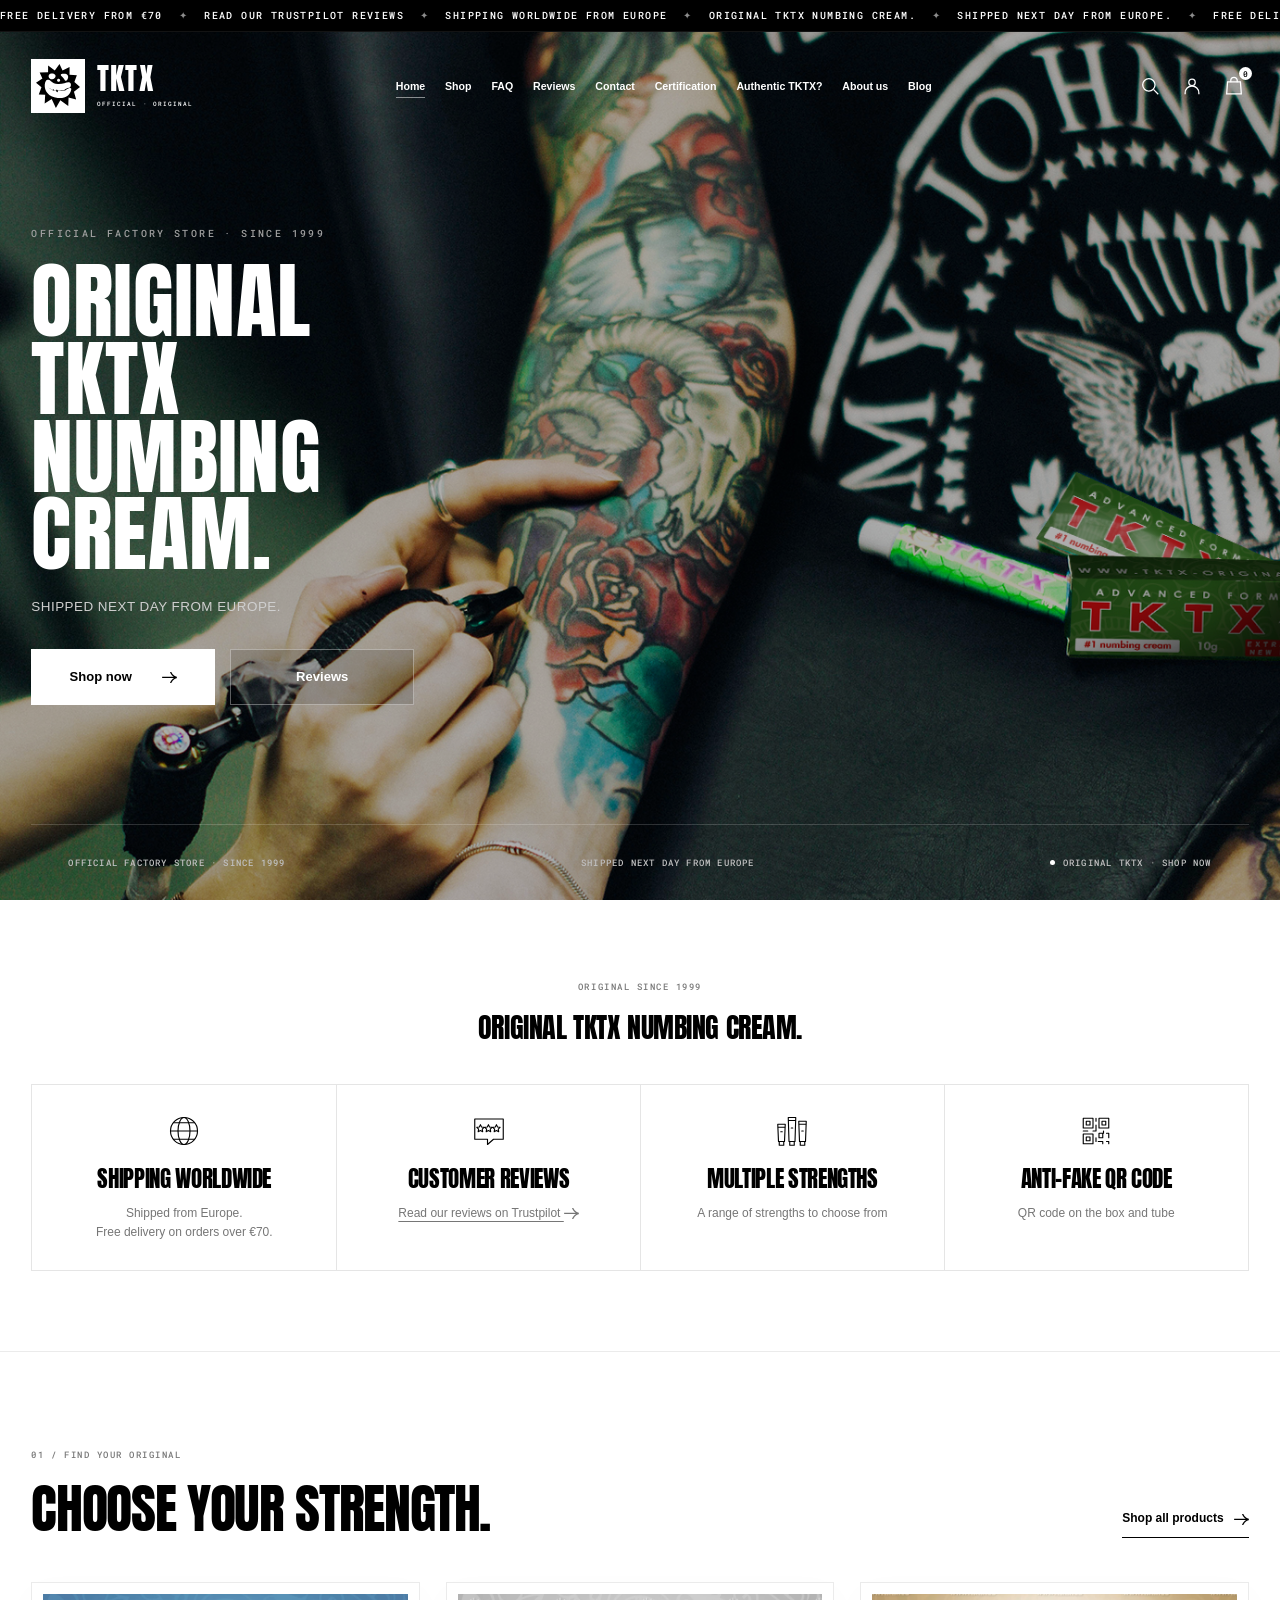
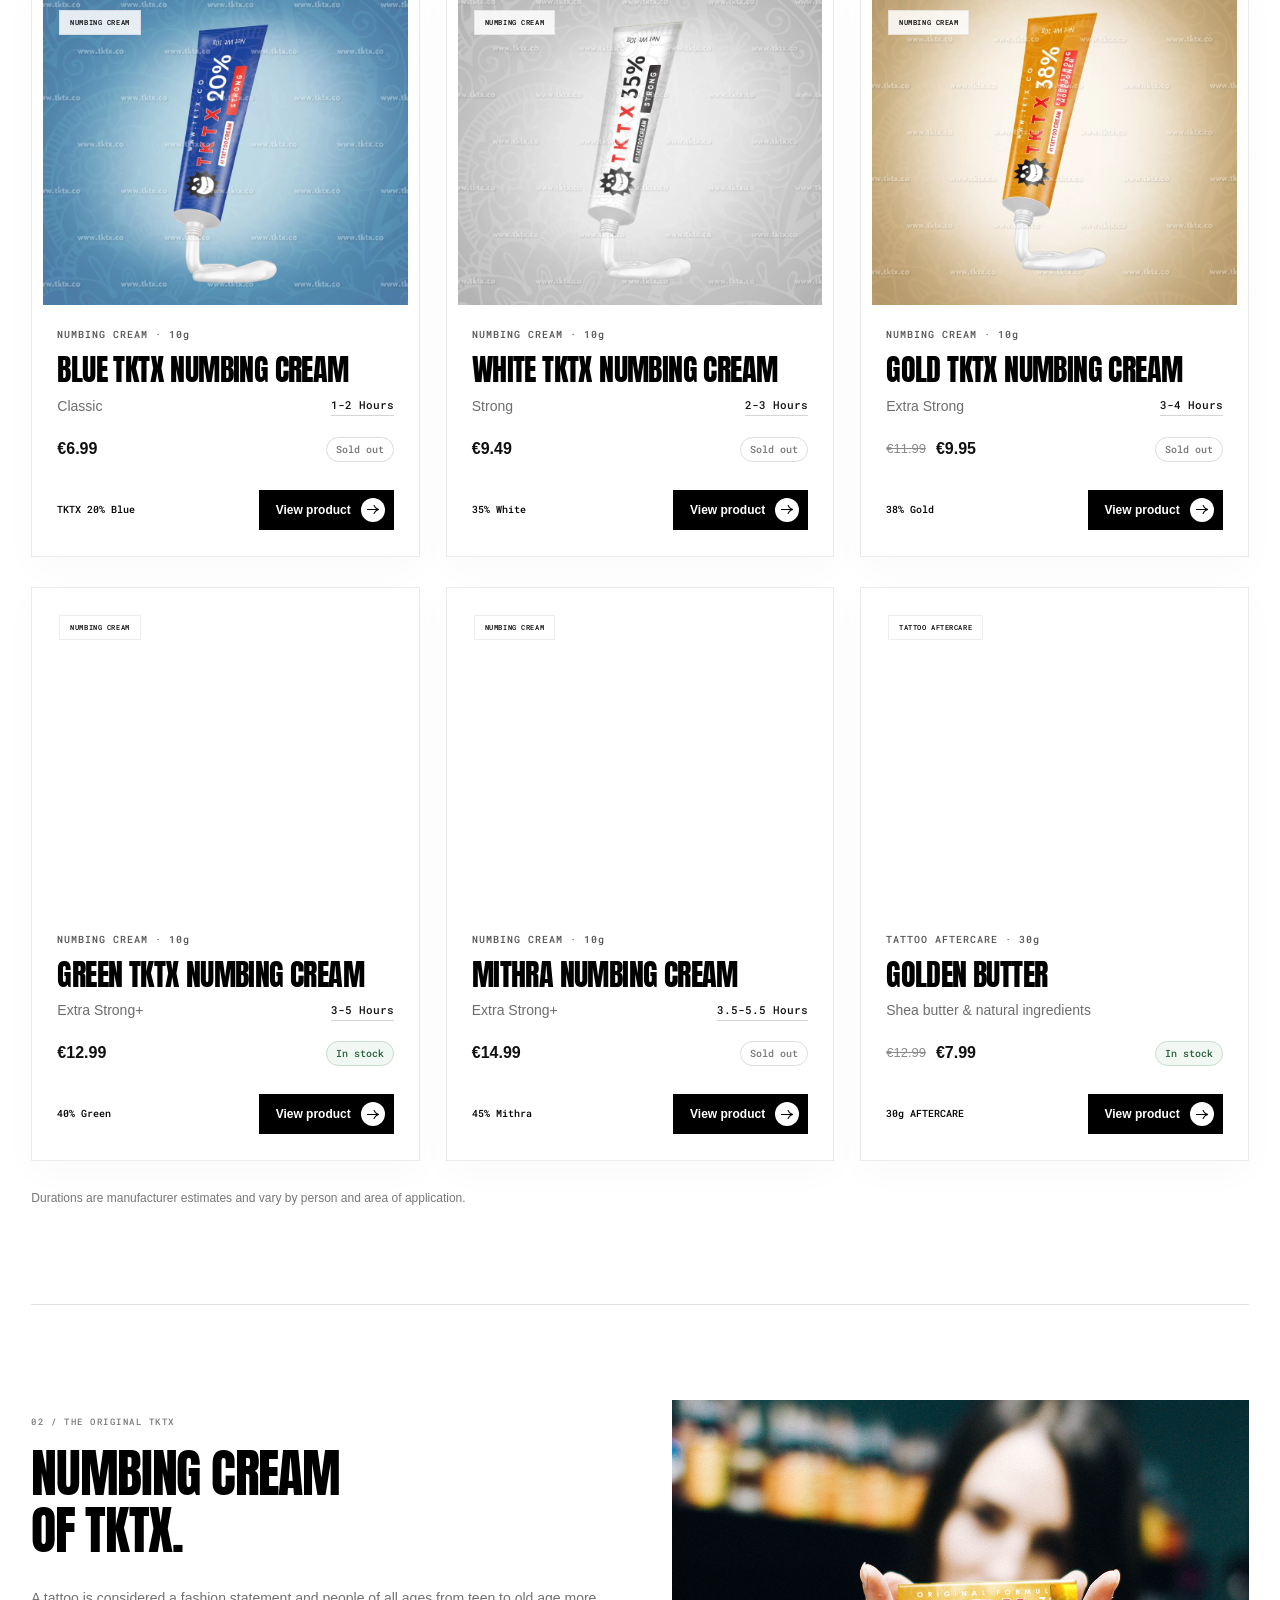
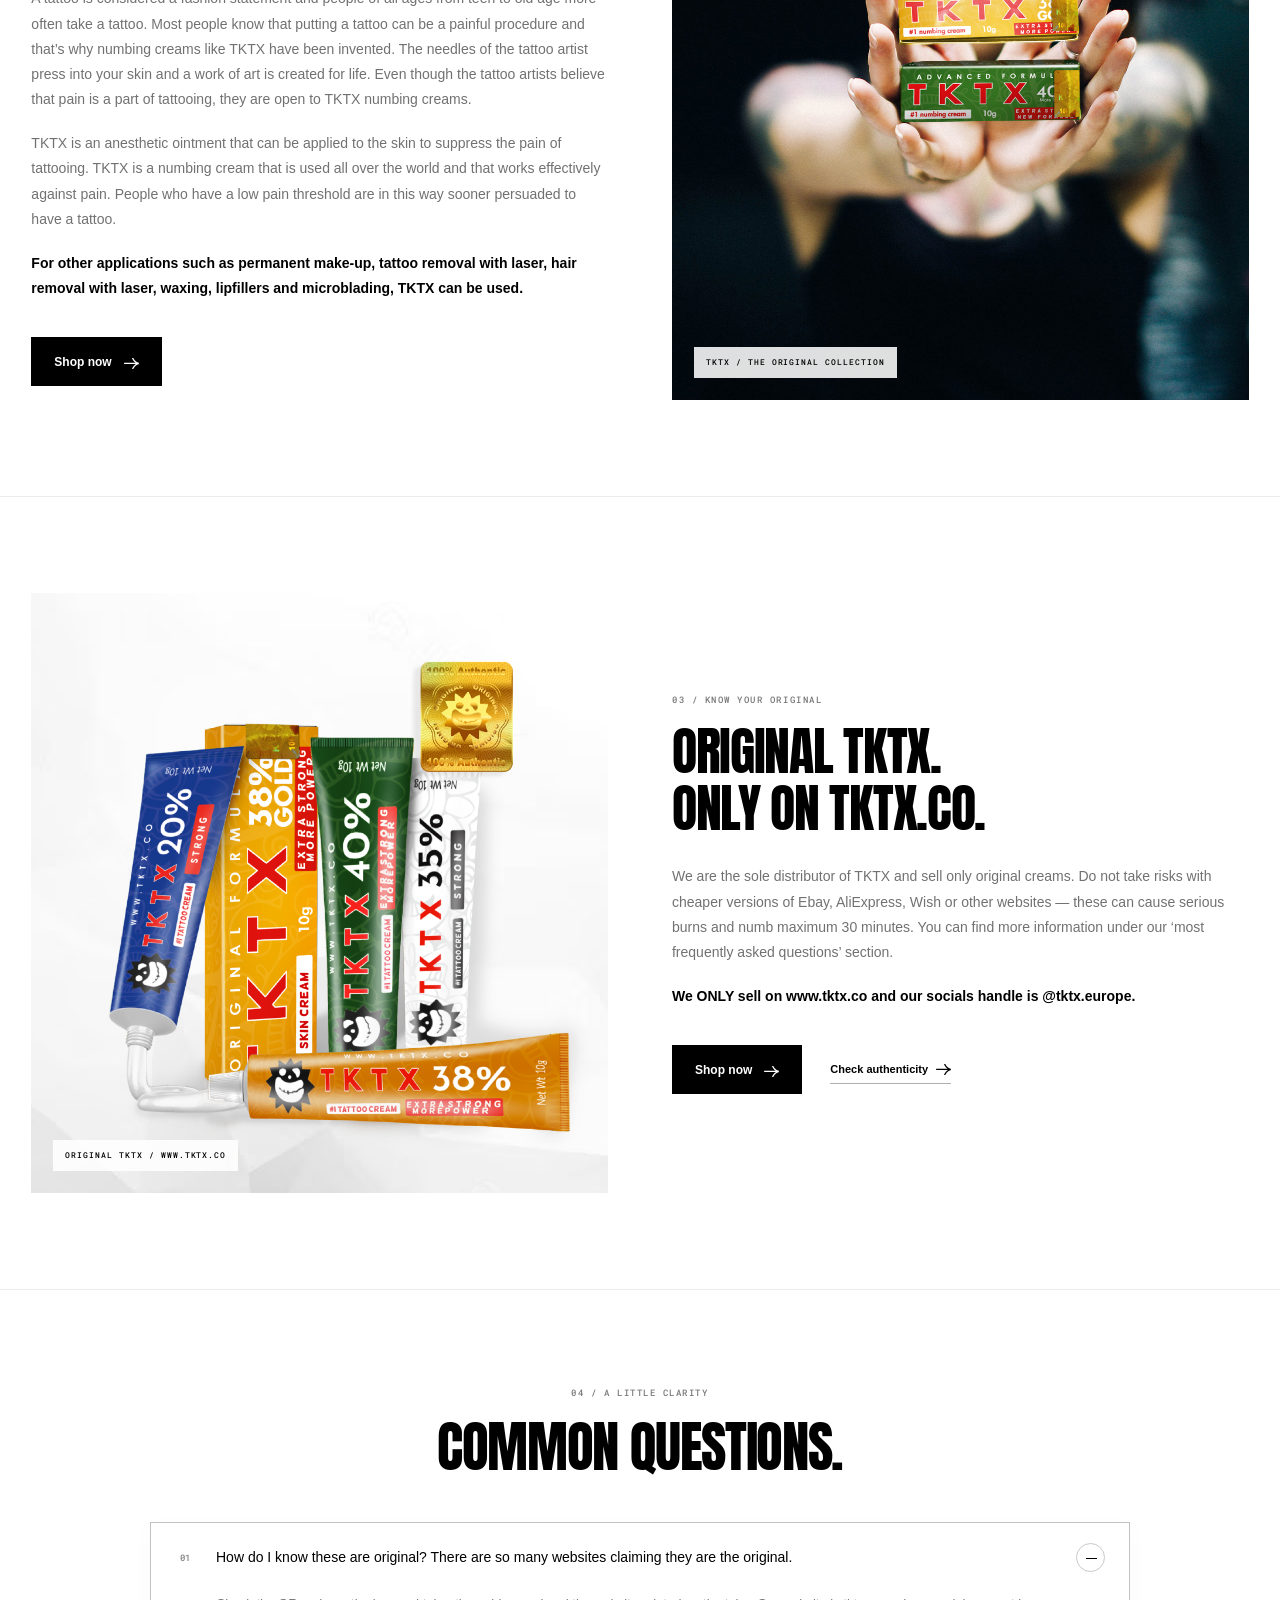
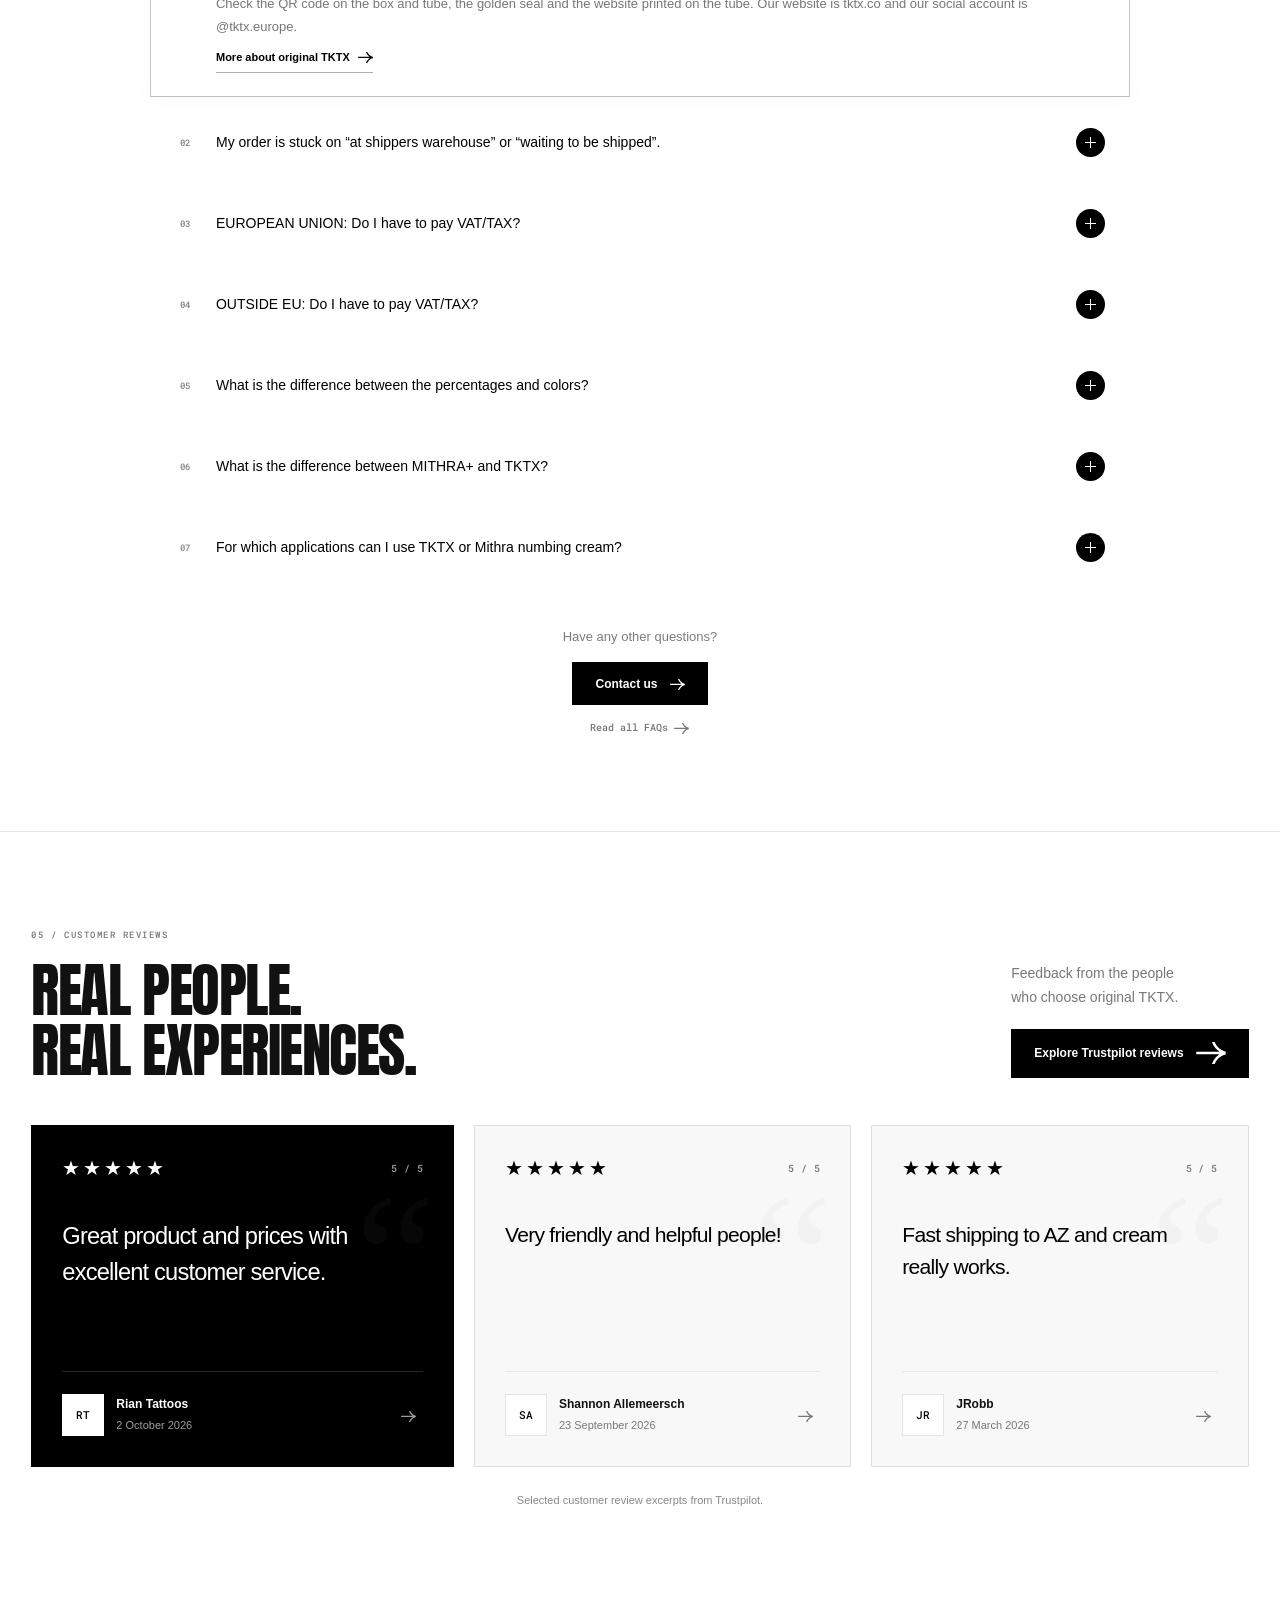
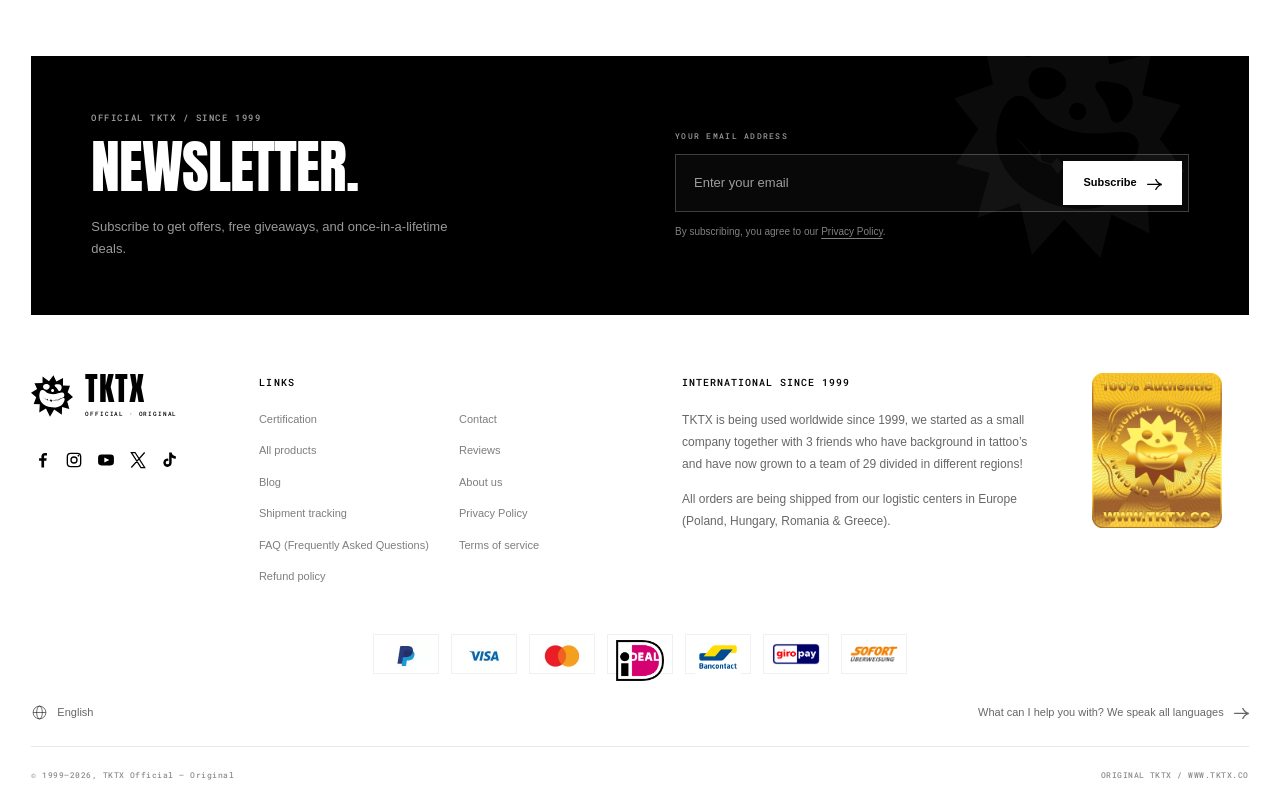
<file: index.html>
<!doctype html>
<html lang="en">
<head>
  <meta charset="UTF-8">
  <meta name="viewport" content="width=device-width, initial-scale=1">
  <meta name="theme-color" content="#000000">
  <meta name="description" content="TKTX Official — Original Store. Original TKTX numbing cream, shipped from Europe.">
  <title>TKTX Official — Original Store</title>
  <link rel="icon" href="assets/tktx-logo-light.svg" type="image/svg+xml">
  <link rel="preload" href="assets/anton.ttf" as="font" type="font/ttf" crossorigin>
  <link rel="preload" href="assets/roboto-mono.ttf" as="font" type="font/ttf" crossorigin>
  <link rel="preload" href="assets/tktx-hand-banner.jpg" as="image" fetchpriority="high">
  <style>html,body{margin:0;min-width:320px;background:#000000}</style>
  <link rel="stylesheet" href="style.css?v=8">
  <link rel="stylesheet" href="home-sections.css?v=8">
  <link rel="stylesheet" href="footer-finish.css?v=3">
  <script src="script.js?v=3" defer></script>
  <script src="home-sections.js?v=1" defer></script>
  <link rel="stylesheet" href="catalog.css?v=16">
  <link rel="stylesheet" href="refine.css?v=16">
</head>
<body>
  <main class="tktx-store">
    <section class="hero" aria-labelledby="hero-title">
      <div class="announcement" role="region" aria-label="Store announcements">
        <p class="sr-only">Free delivery from €70. Read our reviews on Trustpilot. Shipping worldwide from Europe. Original TKTX numbing cream. Shipped next day from Europe.</p>
        <div class="announcement-track" aria-hidden="true">
          <div class="announcement-group"><span>FREE DELIVERY FROM €70</span><i>✦</i><span>READ OUR TRUSTPILOT REVIEWS</span><i>✦</i><span>SHIPPING WORLDWIDE FROM EUROPE</span><i>✦</i><span>ORIGINAL TKTX NUMBING CREAM.</span><i>✦</i><span>SHIPPED NEXT DAY FROM EUROPE.</span><i>✦</i></div>
          <div class="announcement-group"><span>FREE DELIVERY FROM €70</span><i>✦</i><span>READ OUR TRUSTPILOT REVIEWS</span><i>✦</i><span>SHIPPING WORLDWIDE FROM EUROPE</span><i>✦</i><span>ORIGINAL TKTX NUMBING CREAM.</span><i>✦</i><span>SHIPPED NEXT DAY FROM EUROPE.</span><i>✦</i></div>
        </div>
      </div>
      <div class="hero-image" aria-hidden="true"></div>
      <div class="hero-shade" aria-hidden="true"></div>
      <header class="header">
        <a class="brand" href="index.html" aria-label="TKTX home">
          <span class="brand-mark"><img src="assets/tktx-logo-dark.svg" alt="" width="44" height="44"></span>
          <span class="brand-name">TKTX<span>OFFICIAL · ORIGINAL</span></span>
        </a>
        <nav class="desktop-nav" aria-label="Main navigation">
          <a class="nav-link current" href="index.html" aria-current="page">Home</a>
          <a class="nav-link" href="index.html#products">Shop</a>
          <a class="nav-link" href="https://www.tktx.co/faq-frequently-asked-questions/">FAQ</a>
          <a class="nav-link" href="https://www.trustpilot.com/review/tktx.co" target="_blank" rel="noopener noreferrer">Reviews</a>
          <a class="nav-link" href="https://www.tktx.co/contact/">Contact</a>
          <a class="nav-link" href="https://www.tktx.co/certification/">Certification</a>
          <a class="nav-link" href="https://www.tktx.co/fake-tktx/">Authentic TKTX?</a>
          <a class="nav-link" href="https://www.tktx.co/about-us/">About us</a>
          <a class="nav-link" href="https://www.tktx.co/magazinea/">Blog</a>
        </nav>
        <div class="header-tools">
          <button class="icon-link search-toggle" aria-label="Search products" aria-haspopup="dialog"><svg viewBox="0 0 24 24" fill="none" stroke="currentColor" stroke-width="1.4" aria-hidden="true"><circle cx="10.75" cy="10.75" r="6.75"/><path d="m16 16 5 5"/></svg></button>
          <a class="icon-link account-link" href="https://www.tktx.co/my-account/" aria-label="Your account"><svg viewBox="0 0 24 24" fill="none" stroke="currentColor" stroke-width="1.4" aria-hidden="true"><circle cx="12" cy="8" r="3.5"/><path d="M4.5 21v-1.5a7.5 7.5 0 0 1 15 0V21"/></svg></a>
          <a class="icon-link cart-link" href="https://www.tktx.co/cart/" aria-label="Shopping bag"><svg viewBox="0 0 24 24" fill="none" stroke="currentColor" stroke-width="1.4" aria-hidden="true"><path d="M5 7.5h14l1 13H4l1-13Z"/><path d="M8.5 8V6a3.5 3.5 0 0 1 7 0v2"/></svg><span class="cart-count">0</span></a>
          <button class="menu-toggle" aria-expanded="false" aria-controls="mobile-nav" aria-label="Open menu"><span></span><span></span></button>
        </div>
      </header>
      <div class="hero-copy">
        <p class="eyebrow reveal">OFFICIAL FACTORY STORE · SINCE 1999</p>
        <h1 id="hero-title" aria-label="ORIGINAL TKTX NUMBING CREAM.">
          <span class="line"><span>ORIGINAL</span></span>
          <span class="line"><span>TKTX</span></span>
          <span class="line"><span>NUMBING</span></span>
          <span class="line"><span>CREAM.</span></span>
        </h1>
        <p class="description reveal">SHIPPED NEXT DAY FROM EUROPE.</p>
        <div class="actions reveal">
          <a class="button primary" href="index.html#products">Shop now <span aria-hidden="true"><span class="tktx-arrow" aria-hidden="true"></span></span></a>
          <a class="button secondary" href="https://www.trustpilot.com/review/tktx.co" target="_blank" rel="noopener noreferrer">Reviews</a>
        </div>
      </div>
      <footer class="hero-footer">
        <span>OFFICIAL FACTORY STORE · SINCE 1999</span>
        <span>SHIPPED NEXT DAY FROM EUROPE</span>
        <a class="store-status" href="index.html#products"><i aria-hidden="true"></i> ORIGINAL TKTX · SHOP NOW</a>
      </footer>
      <nav id="mobile-nav" class="mobile-nav" aria-label="Mobile navigation" inert>
        <a href="index.html">Home</a><a href="index.html#products">Shop <span aria-hidden="true"><span class="tktx-arrow" aria-hidden="true"></span></span></a>
        <a href="https://www.tktx.co/faq-frequently-asked-questions/">FAQ</a><a href="https://www.trustpilot.com/review/tktx.co" target="_blank" rel="noopener noreferrer">Reviews</a>
        <a href="https://www.tktx.co/contact/">Contact</a><a href="https://www.tktx.co/certification/">Certification</a>
        <a href="https://www.tktx.co/fake-tktx/">Authentic TKTX?</a><a href="https://www.tktx.co/about-us/">About us</a>
        <a href="https://www.tktx.co/magazinea/">Blog</a>
      </nav>
    </section>
    <section class="benefits-section" id="benefits" aria-labelledby="benefits-title">
      <div class="page-container">
        <p class="section-kicker center">ORIGINAL SINCE 1999</p>
        <h2 id="benefits-title" class="benefits-title">ORIGINAL TKTX NUMBING CREAM.</h2>
        <div class="benefits-grid compact-benefits">
          <article class="benefit"><div class="benefit-icon"><svg viewBox="0 0 48 48" fill="none" stroke="currentColor" stroke-width="1.5" stroke-linecap="round" stroke-linejoin="round" aria-hidden="true"><circle cx="24" cy="24" r="18"/><ellipse cx="24" cy="24" rx="8" ry="18"/><path d="M6 24h36M10 13h28M10 35h28"/></svg></div><h3>SHIPPING WORLDWIDE</h3><p>Shipped from Europe.<br>Free delivery on orders over €70.</p></article>
          <article class="benefit"><div class="benefit-icon"><svg viewBox="0 0 48 48" fill="none" stroke="currentColor" stroke-width="1.5" stroke-linecap="round" stroke-linejoin="round" aria-hidden="true"><path d="M5 8h38v27H30l-8 7v-7H5z"/><path d="m14 16 1.5 3.2 3.5.5-2.5 2.5.6 3.5-3.1-1.6-3.1 1.6.6-3.5L9 19.7l3.5-.5zM25 16l1.5 3.2 3.5.5-2.5 2.5.6 3.5-3.1-1.6-3.1 1.6.6-3.5-2.5-2.5 3.5-.5zM36 16l1.5 3.2 3.5.5-2.5 2.5.6 3.5-3.1-1.6-3.1 1.6.6-3.5-2.5-2.5 3.5-.5z" transform="translate(-1 0) scale(.97)"/></svg></div><h3>CUSTOMER REVIEWS</h3><p><a href="https://www.trustpilot.com/review/tktx.co" target="_blank" rel="noopener noreferrer">Read our reviews on Trustpilot <span class="tktx-arrow" aria-hidden="true"></span></a></p></article>
          
          <article class="benefit"><div class="benefit-icon"><svg viewBox="0 0 48 48" fill="none" stroke="currentColor" stroke-width="1.5" stroke-linecap="round" stroke-linejoin="round" aria-hidden="true"><path d="M5 15h10l-1 23H6L5 15ZM19 6h10l-1 32h-8L19 6ZM33 11h10l-1 27h-8l-1-27ZM7 38h6v5H7zM21 38h6v5h-6zM35 38h6v5h-6zM5 19h10M19 10h10M33 15h10"/><path d="M9 25h2M23 20h2M37 24h2"/></svg></div><h3>MULTIPLE STRENGTHS</h3><p>A range of strengths to choose from</p></article>
          <article class="benefit"><div class="benefit-icon"><svg viewBox="0 0 48 48" fill="none" stroke="currentColor" stroke-width="1.5" stroke-linecap="round" stroke-linejoin="round" aria-hidden="true"><path d="M7 7h13v13H7zM28 7h13v13H28zM7 28h13v13H7z"/><path d="M11 11h5v5h-5zM32 11h5v5h-5zM11 32h5v5h-5zM28 27h5v6h-5zM38 27h3v6M27 38h6v3M38 38h3v3M20 24h4M24 7v4M24 16v8M7 24h6M34 24v3M24 33v5"/></svg></div><h3>ANTI-FAKE QR CODE</h3><p>QR code on the box and tube</p></article>
        </div>
      </div>
    </section>
    <section class="products-section" id="products" aria-labelledby="products-title">
      <div class="page-container">
        <header class="products-heading"><div><p class="section-kicker">01 / FIND YOUR ORIGINAL</p><h2 id="products-title">CHOOSE YOUR STRENGTH.</h2></div><a class="collection-all" href="index.html#products">Shop all products <span aria-hidden="true"><span class="tktx-arrow" aria-hidden="true"></span></span></a></header>
        <div class="shop-grid">
<article class="shop-card" data-product="blue"><a class="shop-card-image" href="product-blue.html" aria-label="View BLUE TKTX NUMBING CREAM"><span class="shop-card-badge">NUMBING CREAM</span><img class="shop-packshot" src="assets/products/blue.webp" alt="BLUE TKTX NUMBING CREAM — TKTX 20% Blue" width="900" height="900" loading="lazy" decoding="async"></a><div class="shop-card-body"><p class="shop-card-label">NUMBING CREAM · 10g</p><h3><a href="product-blue.html">BLUE TKTX NUMBING CREAM</a></h3><p class="shop-card-description"><span>Classic</span><span class="card-duration">1-2 Hours</span></p><div class="catalog-price"><strong>€6.99</strong><span class="stock-label ">Sold out</span></div><div class="shop-card-bottom"><span class="variant-pill">TKTX 20% Blue</span><a class="buy-button" href="product-blue.html" aria-label="View BLUE TKTX NUMBING CREAM details">View product <span aria-hidden="true"><span class="tktx-arrow" aria-hidden="true"></span></span></a></div></div></article><article class="shop-card" data-product="white"><a class="shop-card-image" href="product-white.html" aria-label="View WHITE TKTX NUMBING CREAM"><span class="shop-card-badge">NUMBING CREAM</span><img class="shop-packshot" src="assets/products/white.webp" alt="WHITE TKTX NUMBING CREAM — 35% White" width="900" height="900" loading="lazy" decoding="async"></a><div class="shop-card-body"><p class="shop-card-label">NUMBING CREAM · 10g</p><h3><a href="product-white.html">WHITE TKTX NUMBING CREAM</a></h3><p class="shop-card-description"><span>Strong</span><span class="card-duration">2-3 Hours</span></p><div class="catalog-price"><strong>€9.49</strong><span class="stock-label ">Sold out</span></div><div class="shop-card-bottom"><span class="variant-pill">35% White</span><a class="buy-button" href="product-white.html" aria-label="View WHITE TKTX NUMBING CREAM details">View product <span aria-hidden="true"><span class="tktx-arrow" aria-hidden="true"></span></span></a></div></div></article><article class="shop-card" data-product="gold"><a class="shop-card-image" href="product-gold.html" aria-label="View GOLD TKTX NUMBING CREAM"><span class="shop-card-badge">NUMBING CREAM</span><img class="shop-packshot" src="assets/products/gold.webp" alt="GOLD TKTX NUMBING CREAM — 38% Gold" width="900" height="900" loading="lazy" decoding="async"></a><div class="shop-card-body"><p class="shop-card-label">NUMBING CREAM · 10g</p><h3><a href="product-gold.html">GOLD TKTX NUMBING CREAM</a></h3><p class="shop-card-description"><span>Extra Strong</span><span class="card-duration">3-4 Hours</span></p><div class="catalog-price"><del>€11.99</del> <strong>€9.95</strong><span class="stock-label ">Sold out</span></div><div class="shop-card-bottom"><span class="variant-pill">38% Gold</span><a class="buy-button" href="product-gold.html" aria-label="View GOLD TKTX NUMBING CREAM details">View product <span aria-hidden="true"><span class="tktx-arrow" aria-hidden="true"></span></span></a></div></div></article><article class="shop-card" data-product="green"><a class="shop-card-image" href="product-green.html" aria-label="View GREEN TKTX NUMBING CREAM"><span class="shop-card-badge">NUMBING CREAM</span><img class="shop-packshot" src="assets/products/green.jpg" alt="GREEN TKTX NUMBING CREAM — 40% Green" width="900" height="900" loading="lazy" decoding="async"></a><div class="shop-card-body"><p class="shop-card-label">NUMBING CREAM · 10g</p><h3><a href="product-green.html">GREEN TKTX NUMBING CREAM</a></h3><p class="shop-card-description"><span>Extra Strong+</span><span class="card-duration">3-5 Hours</span></p><div class="catalog-price"><strong>€12.99</strong><span class="stock-label available">In stock</span></div><div class="shop-card-bottom"><span class="variant-pill">40% Green</span><a class="buy-button" href="product-green.html" aria-label="View GREEN TKTX NUMBING CREAM details">View product <span aria-hidden="true"><span class="tktx-arrow" aria-hidden="true"></span></span></a></div></div></article><article class="shop-card" data-product="mithra"><a class="shop-card-image" href="product-mithra.html" aria-label="View MITHRA NUMBING CREAM"><span class="shop-card-badge">NUMBING CREAM</span><img class="shop-packshot" src="assets/products/mithra.jpg" alt="MITHRA NUMBING CREAM — 45% Mithra" width="900" height="900" loading="lazy" decoding="async"></a><div class="shop-card-body"><p class="shop-card-label">NUMBING CREAM · 10g</p><h3><a href="product-mithra.html">MITHRA NUMBING CREAM</a></h3><p class="shop-card-description"><span>Extra Strong+</span><span class="card-duration">3.5-5.5 Hours</span></p><div class="catalog-price"><strong>€14.99</strong><span class="stock-label ">Sold out</span></div><div class="shop-card-bottom"><span class="variant-pill">45% Mithra</span><a class="buy-button" href="product-mithra.html" aria-label="View MITHRA NUMBING CREAM details">View product <span aria-hidden="true"><span class="tktx-arrow" aria-hidden="true"></span></span></a></div></div></article><article class="shop-card" data-product="golden-butter"><a class="shop-card-image" href="product-golden-butter.html" aria-label="View GOLDEN BUTTER"><span class="shop-card-badge">TATTOO AFTERCARE</span><img class="shop-packshot" src="assets/products/golden-butter.webp" alt="GOLDEN BUTTER — 30g AFTERCARE tube and packaging" width="900" height="900" loading="lazy" decoding="async"></a><div class="shop-card-body"><p class="shop-card-label">TATTOO AFTERCARE · 30g</p><h3><a href="product-golden-butter.html">GOLDEN BUTTER</a></h3><p class="shop-card-description">Shea butter & natural ingredients</p><div class="catalog-price"><del>€12.99</del> <strong>€7.99</strong><span class="stock-label available">In stock</span></div><div class="shop-card-bottom"><span class="variant-pill">30g AFTERCARE</span><a class="buy-button" href="product-golden-butter.html" aria-label="View GOLDEN BUTTER details">View product <span aria-hidden="true"><span class="tktx-arrow" aria-hidden="true"></span></span></a></div></div></article>
</div><p class="duration-note">Durations are manufacturer estimates and vary by person and area of application.</p></div></section>
    <section class="story-section" id="about-tktx" aria-labelledby="story-title">
      <div class="page-container story-grid">
        <div class="story-copy">
          <p class="section-kicker">02 / THE ORIGINAL TKTX</p>
          <h2 id="story-title">NUMBING CREAM<br>OF TKTX.</h2>
          <div class="story-text">
            <p>A tattoo is considered a fashion statement and people of all ages from teen to old age more often take a tattoo. Most people know that putting a tattoo can be a painful procedure and that’s why numbing creams like TKTX have been invented. The needles of the tattoo artist press into your skin and a work of art is created for life. Even though the tattoo artists believe that pain is a part of tattooing, they are open to TKTX numbing creams.</p>
            <p>TKTX is an anesthetic ointment that can be applied to the skin to suppress the pain of tattooing. TKTX is a numbing cream that is used all over the world and that works effectively against pain. People who have a low pain threshold are in this way sooner persuaded to have a tattoo.</p>
            <p class="story-emphasis">For other applications such as permanent make-up, tattoo removal with laser, hair removal with laser, waxing, lipfillers and microblading, TKTX can be used.</p>
          </div>
          <a class="dark-button" href="index.html#products">Shop now <span aria-hidden="true"><span class="tktx-arrow" aria-hidden="true"></span></span></a>
        </div>
        <figure class="story-image product-feature-image"><img src="assets/tktx-green-gold-hands.jpg" alt="Hands holding TKTX Gold and TKTX Green numbing cream boxes" width="1680" height="1119" loading="lazy" decoding="async"><figcaption>TKTX / THE ORIGINAL COLLECTION</figcaption></figure>
      </div>
    </section>
    
    <section class="authentic-section" id="original-tktx" aria-labelledby="authentic-title">
      <div class="page-container story-grid authenticity-grid">
        <figure class="story-image authentic-image"><img src="assets/tktx-original-collection.png" alt="Original TKTX Blue, Gold, Green and White products with gold authenticity seal" width="2048" height="1024" loading="lazy" decoding="async"><figcaption>ORIGINAL TKTX / WWW.TKTX.CO</figcaption></figure>
        <div class="story-copy">
          <p class="section-kicker">03 / KNOW YOUR ORIGINAL</p>
          <h2 id="authentic-title">ORIGINAL TKTX.<br>ONLY ON TKTX.CO.</h2>
          <div class="story-text"><p>We are the sole distributor of TKTX and sell only original creams. Do not take risks with cheaper versions of Ebay, AliExpress, Wish or other websites — these can cause serious burns and numb maximum 30 minutes. You can find more information under our ‘most frequently asked questions’ section.</p><p class="story-emphasis">We ONLY sell on www.tktx.co and our socials handle is @tktx.europe.</p></div>
          <div class="story-actions"><a class="dark-button" href="index.html#products">Shop now <span aria-hidden="true"><span class="tktx-arrow" aria-hidden="true"></span></span></a><a class="text-link" href="https://www.tktx.co/fake-tktx/">Check authenticity <span aria-hidden="true"><span class="tktx-arrow" aria-hidden="true"></span></span></a></div>
        </div>
      </div>
    </section>
    <section class="faq-section" id="faq" aria-labelledby="faq-title">
      <div class="page-container">
        <header class="faq-heading"><p class="section-kicker">04 / A LITTLE CLARITY</p><h2 id="faq-title">COMMON QUESTIONS.</h2></header>
        <div class="faq-list">
          <details class="faq-item" name="tktx-faq" open style="border-radius:0"><summary><span class="faq-number">01</span><span>How do I know these are original? There are so many websites claiming they are the original.</span><span class="faq-toggle" aria-hidden="true"></span></summary><div class="faq-answer"><p>Check the QR code on the box and tube, the golden seal and the website printed on the tube. Our website is tktx.co and our social account is @tktx.europe.</p><a class="text-link" href="https://www.tktx.co/fake-tktx/">More about original TKTX <span class="tktx-arrow" aria-hidden="true"></span></a></div></details>
          <details class="faq-item" name="tktx-faq"><summary><span class="faq-number">02</span><span>My order is stuck on “at shippers warehouse” or “waiting to be shipped”.</span><span class="faq-toggle" aria-hidden="true"></span></summary><div class="faq-answer"><p>Tracking updates when the parcel reaches your country. If you have received a tracking number, your order is on its way.</p></div></details>
          <details class="faq-item" name="tktx-faq"><summary><span class="faq-number">03</span><span>EUROPEAN UNION: Do I have to pay VAT/TAX?</span><span class="faq-toggle" aria-hidden="true"></span></summary><div class="faq-answer"><p>It is included. Orders ship from within Europe.</p></div></details>
          <details class="faq-item" name="tktx-faq"><summary><span class="faq-number">04</span><span>OUTSIDE EU: Do I have to pay VAT/TAX?</span><span class="faq-toggle" aria-hidden="true"></span></summary><div class="faq-answer"><p>Charges depend on your local government’s rules. Contact us if you need help with your order.</p></div></details>
          <details class="faq-item" name="tktx-faq"><summary><span class="faq-number">05</span><span>What is the difference between the percentages and colors?</span><span class="faq-toggle" aria-hidden="true"></span></summary><div class="faq-answer"><p>The versions are Blue 20%, White 35%, Gold 38%, Green 40% and Mithra 45%. See the product page for each option. Times can vary by person and application area.</p></div></details>
          <details class="faq-item" name="tktx-faq"><summary><span class="faq-number">06</span><span>What is the difference between MITHRA+ and TKTX?</span><span class="faq-toggle" aria-hidden="true"></span></summary><div class="faq-answer"><p>The companies have joined. Mithra+ has a thicker pink cream; TKTX has a white cream.</p></div></details>
          <details class="faq-item" name="tktx-faq"><summary><span class="faq-number">07</span><span>For which applications can I use TKTX or Mithra numbing cream?</span><span class="faq-toggle" aria-hidden="true"></span></summary><div class="faq-answer"><p>The site lists tattooing, piercing, waxing, laser procedures, permanent make-up and microblading. Read the full product information and FAQ for details.</p></div></details>
        </div>
        <div class="faq-contact"><p>Have any other questions?</p><a class="dark-button" href="https://www.tktx.co/contact/">Contact us <span aria-hidden="true"><span class="tktx-arrow" aria-hidden="true"></span></span></a><a class="faq-more" href="https://www.tktx.co/faq-frequently-asked-questions/">Read all FAQs <span class="tktx-arrow" aria-hidden="true"></span></a></div>
      </div>
    </section>
    <section class="customer-stories" id="customer-reviews" aria-labelledby="trustpilot-title">
      <div class="page-container">
        <header class="customer-stories-heading"><div><p class="section-kicker">05 / CUSTOMER REVIEWS</p><h2 id="trustpilot-title">REAL PEOPLE.<br>REAL EXPERIENCES.</h2></div><div class="reviews-heading-aside"><p>Feedback from the people<br>who choose original TKTX.</p><a class="dark-button reviews-all" href="https://www.trustpilot.com/review/tktx.co" target="_blank" rel="noopener noreferrer">Explore Trustpilot reviews <span aria-hidden="true"><span class="tktx-arrow" aria-hidden="true"></span></span></a></div></header>
        <div class="customer-stories-grid">
          <figure class="customer-story featured-story"><div class="customer-story-top"><span class="review-stars" aria-hidden="true">★★★★★</span><span class="review-quote-mark" aria-hidden="true">“</span><span class="review-individual-rating" aria-label="Rated 5 out of 5">5 / 5</span></div><blockquote><p>Great product and prices with excellent customer service.</p></blockquote><figcaption><span class="review-avatar" aria-hidden="true">RT</span><span class="review-author"><strong>Rian Tattoos</strong><time datetime="2026-10-02">2 October 2026</time></span><a href="https://www.trustpilot.com/reviews/6ac542aa2cc6e7955d48ad70" target="_blank" rel="noopener noreferrer" aria-label="Read Rian Tattoos’ review on Trustpilot"><span class="tktx-arrow" aria-hidden="true"></span></a></figcaption></figure>
          <figure class="customer-story"><div class="customer-story-top"><span class="review-stars" aria-hidden="true">★★★★★</span><span class="review-quote-mark" aria-hidden="true">“</span><span class="review-individual-rating" aria-label="Rated 5 out of 5">5 / 5</span></div><blockquote><p>Very friendly and helpful people!</p></blockquote><figcaption><span class="review-avatar" aria-hidden="true">SA</span><span class="review-author"><strong>Shannon Allemeersch</strong><time datetime="2026-09-23">23 September 2026</time></span><a href="https://www.trustpilot.com/reviews/6ab52eef2d8ec61a7e86c768" target="_blank" rel="noopener noreferrer" aria-label="Read Shannon Allemeersch’s review on Trustpilot"><span class="tktx-arrow" aria-hidden="true"></span></a></figcaption></figure>
          <figure class="customer-story"><div class="customer-story-top"><span class="review-stars" aria-hidden="true">★★★★★</span><span class="review-quote-mark" aria-hidden="true">“</span><span class="review-individual-rating" aria-label="Rated 5 out of 5">5 / 5</span></div><blockquote><p>Fast shipping to AZ and cream really works.</p></blockquote><figcaption><span class="review-avatar" aria-hidden="true">JR</span><span class="review-author"><strong>JRobb</strong><time datetime="2026-03-27">27 March 2026</time></span><a href="https://www.trustpilot.com/review/tktx.co" target="_blank" rel="noopener noreferrer" aria-label="View JRobb’s review on the TKTX Trustpilot profile"><span class="tktx-arrow" aria-hidden="true"></span></a></figcaption></figure>
        </div>
        <div class="reviews-section-bottom"><p>Selected customer review excerpts from Trustpilot.</p></div>
      </div>
    </section>
    <footer class="site-footer" id="footer" role="contentinfo">
      <div class="page-container">
        <div class="newsletter-panel">
          <div class="newsletter-copy"><p class="section-kicker">OFFICIAL TKTX / SINCE 1999</p><h2>NEWSLETTER.</h2><p class="newsletter-description">Subscribe to get offers, free giveaways, and once-in-a-lifetime deals.</p></div>
          <form class="newsletter-form"><label class="newsletter-label" for="newsletter-email">YOUR EMAIL ADDRESS</label>
            <div class="newsletter-input-row"><input class="newsletter-input" id="newsletter-email" type="email" name="email" placeholder="Enter your email" autocomplete="email" required><button class="newsletter-submit" type="submit">Subscribe <span aria-hidden="true"><span class="tktx-arrow" aria-hidden="true"></span></span></button></div>
            <p class="newsletter-privacy">By subscribing, you agree to our <a href="https://www.tktx.co/privacy-policy-2/">Privacy Policy</a>.</p><p class="newsletter-feedback" role="status" hidden></p>
          </form>
        </div>
        <div class="footer-main">
          <div class="footer-about"><a class="footer-brand" href="index.html" aria-label="TKTX home"><img src="assets/tktx-logo-dark.svg" alt="" width="42" height="42"><span class="footer-wordmark">TKTX<small>OFFICIAL · ORIGINAL</small></span></a><div class="footer-socials" aria-label="Social accounts"><a href="https://www.facebook.com/TKTX.Europe" aria-label="Facebook" target="_blank" rel="noopener noreferrer"><svg viewBox="0 0 24 24" aria-hidden="true"><path d="M14.5 21v-8h2.7l.4-3h-3.1V8c0-.9.3-1.5 1.6-1.5H18V3.8c-.4-.1-1.4-.2-2.5-.2-2.5 0-4.2 1.5-4.2 4.3V10H8.5v3h2.8v8z" fill="currentColor"/></svg></a><a href="https://www.instagram.com/tktx.europe" aria-label="Instagram" target="_blank" rel="noopener noreferrer"><svg viewBox="0 0 24 24" aria-hidden="true"><rect x="4" y="4" width="16" height="16" rx="4" fill="none" stroke="currentColor" stroke-width="1.6"/><circle cx="12" cy="12" r="3.6" fill="none" stroke="currentColor" stroke-width="1.6"/><circle cx="17.3" cy="6.8" r="1" fill="currentColor"/></svg></a><a href="https://www.youtube.com/@tktx.co.europe/shorts" aria-label="YouTube" target="_blank" rel="noopener noreferrer"><svg viewBox="0 0 24 24" aria-hidden="true"><rect x="2.5" y="5.5" width="19" height="13" rx="4" fill="currentColor"/><path d="m10 9 6 3-6 3z" fill="#ffffff"/></svg></a><a href="https://x.com/TKTX_europe" aria-label="X" target="_blank" rel="noopener noreferrer"><svg viewBox="0 0 24 24" aria-hidden="true"><path d="M4 3h4.5L20 21h-4.5L4 3Zm16 0L4 21" fill="none" stroke="currentColor" stroke-width="1.5"/></svg></a><a href="https://www.tiktok.com/@tktx.europe" aria-label="TikTok" target="_blank" rel="noopener noreferrer"><svg viewBox="0 0 24 24" aria-hidden="true"><path d="M14 3v12.3a5 5 0 1 1-4-4.9v3a2 2 0 1 0 1 1.9V3h3c.5 2.7 2 4.1 5 4.5v3A9 9 0 0 1 14 9" fill="currentColor"/></svg></a></div></div>
          <nav class="footer-column footer-links" aria-label="Footer links"><h3>LINKS</h3><ul><li><a href="https://www.tktx.co/certification/">Certification</a></li><li><a href="https://www.tktx.co/contact/">Contact</a></li><li><a href="index.html#products">All products</a></li><li><a href="https://www.trustpilot.com/review/tktx.co" target="_blank" rel="noopener noreferrer">Reviews</a></li><li><a href="https://www.tktx.co/magazinea/">Blog</a></li><li><a href="https://www.tktx.co/about-us/">About us</a></li><li><a href="https://www.tktx.co/ts-shipment-tracking/">Shipment tracking</a></li><li><a href="https://www.tktx.co/privacy-policy-2/">Privacy Policy</a></li><li><a href="https://www.tktx.co/faq-frequently-asked-questions/">FAQ (Frequently Asked Questions)</a></li><li><a href="https://www.tktx.co/terms-of-service/">Terms of service</a></li><li><a href="https://www.tktx.co/return-and-refund-policy/">Refund policy</a></li></ul></nav>
          <div class="footer-history"><h3>INTERNATIONAL SINCE 1999</h3><p>TKTX is being used worldwide since 1999, we started as a small company together with 3 friends who have background in tattoo’s and have now grown to a team of 29 divided in different regions!</p><p>All orders are being shipped from our logistic centers in Europe (Poland, Hungary, Romania &amp; Greece).</p></div>
          <div class="footer-authenticity"><img src="assets/tktx-gold-authentic-seal.png" alt="TKTX 100% Authentic gold seal — www.tktx.co" width="328" height="390" loading="lazy"></div>
        </div>
        <div class="footer-payments" aria-label="Payment methods"><span><img src="assets/payment-paypal.webp" alt="PayPal" width="68" height="40" loading="lazy"></span><span><img src="assets/payment-visa.webp" alt="Visa" width="68" height="40" loading="lazy"></span><span><img src="assets/payment-mastercard.webp" alt="Mastercard" width="68" height="40" loading="lazy"></span><span><img src="assets/payment-ideal.webp" alt="iDEAL" width="68" height="40" loading="lazy"></span><span><img src="assets/payment-bancontact.webp" alt="Bancontact" width="68" height="40" loading="lazy"></span><span><img src="assets/payment-giropay.webp" alt="Giropay" width="68" height="40" loading="lazy"></span><span><img src="assets/payment-sofort.webp" alt="Sofort" width="68" height="40" loading="lazy"></span></div>
        <div class="footer-service"><span class="footer-language"><svg viewBox="0 0 24 24" fill="none" stroke="currentColor" stroke-width="1.3" aria-hidden="true"><circle cx="12" cy="12" r="9"/><ellipse cx="12" cy="12" rx="4" ry="9"/><path d="M3 12h18"/></svg>English</span><a href="https://www.tktx.co/contact/">What can I help you with? We speak all languages <span aria-hidden="true"><span class="tktx-arrow" aria-hidden="true"></span></span></a></div>
        <div class="footer-bottom"><span>© 1999–2026, TKTX Official – Original</span><span>ORIGINAL TKTX / WWW.TKTX.CO</span></div>
      </div>
    </footer>
  <dialog class="search-panel" id="search-panel" aria-labelledby="search-title">
    <button class="panel-close" aria-label="Close search">×</button>
    <p class="eyebrow">TKTX OFFICIAL · ORIGINAL STORE</p>
    <h2 id="search-title">FIND YOUR TKTX.</h2>
    <form action="https://www.tktx.co/" method="get" class="search-form">
      <label class="sr-only" for="product-search">Search products</label>
      <input id="product-search" type="search" name="s" placeholder="Search products…" required>
      <input type="hidden" name="post_type" value="product">
      <button class="button" type="submit">Search <span class="tktx-arrow" aria-hidden="true"></span></button>
    </form>
  </dialog>
  </main>
</body>
</html>
</file>
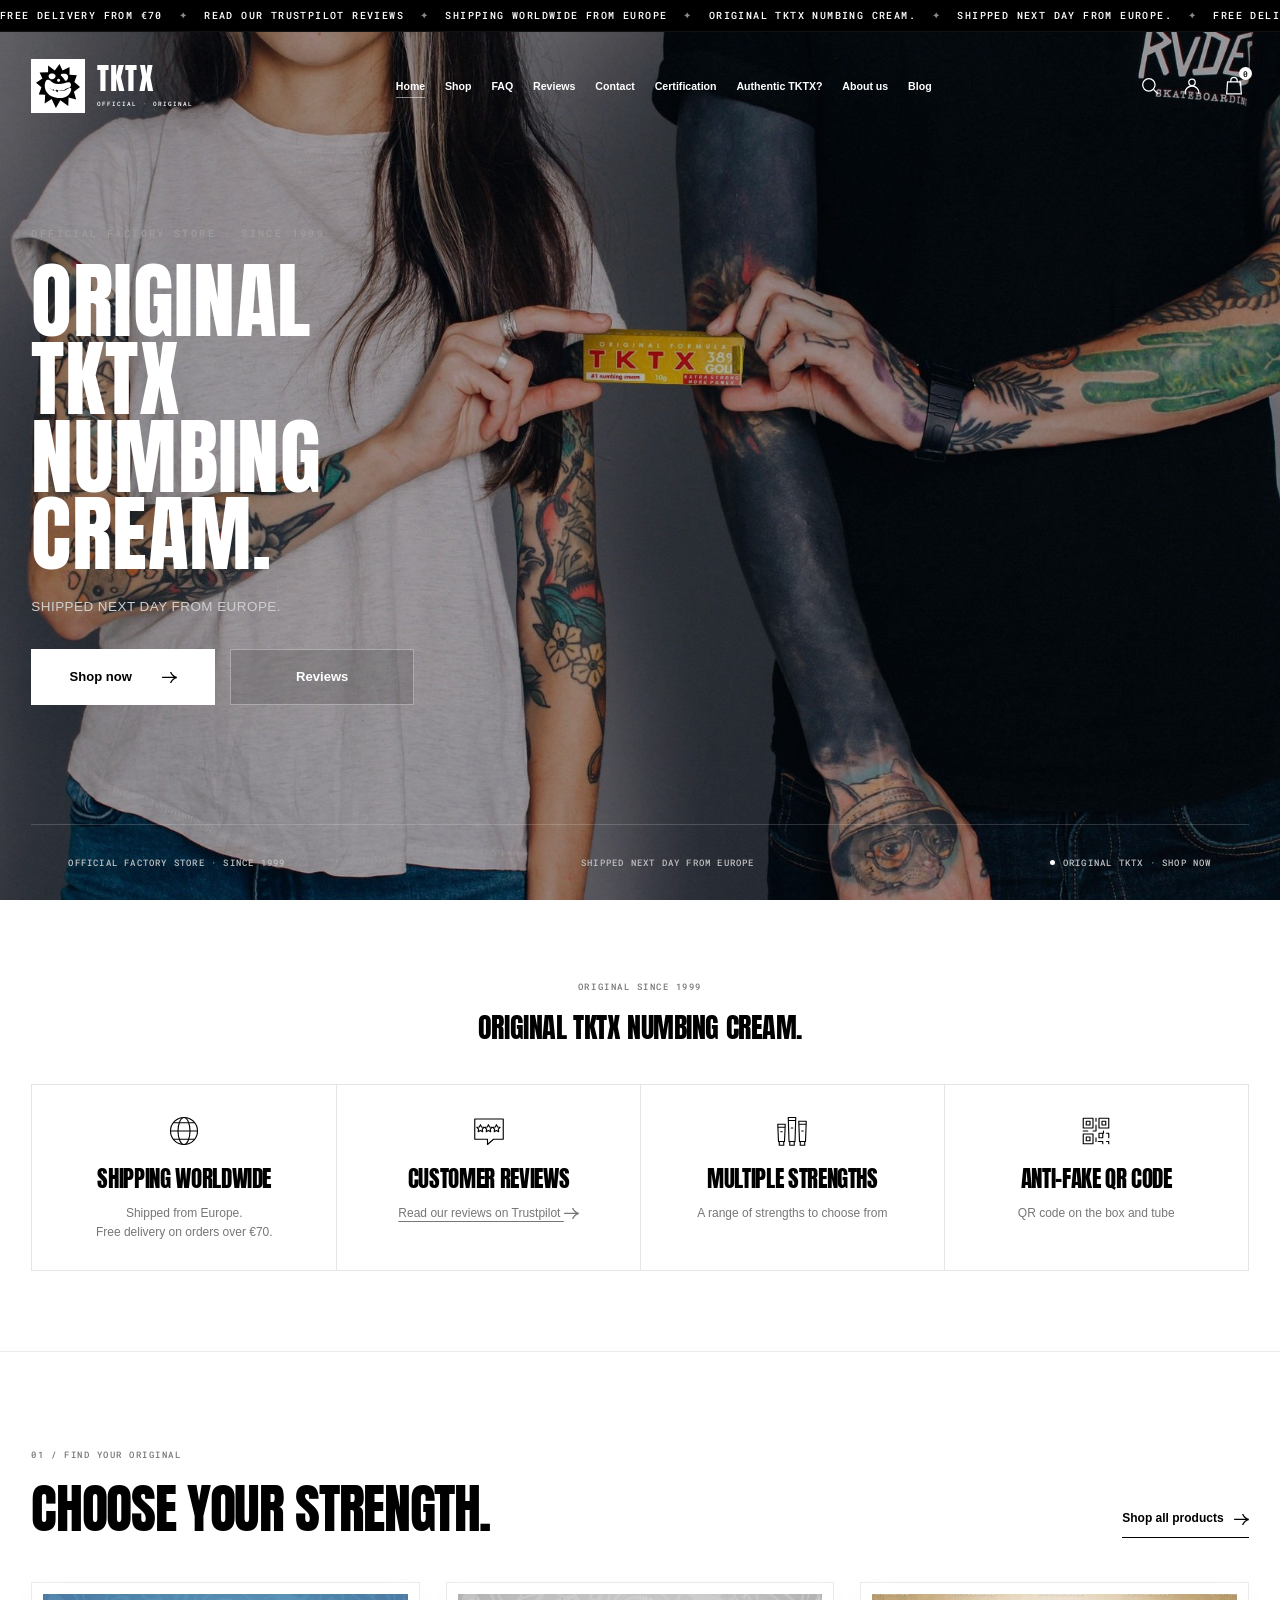
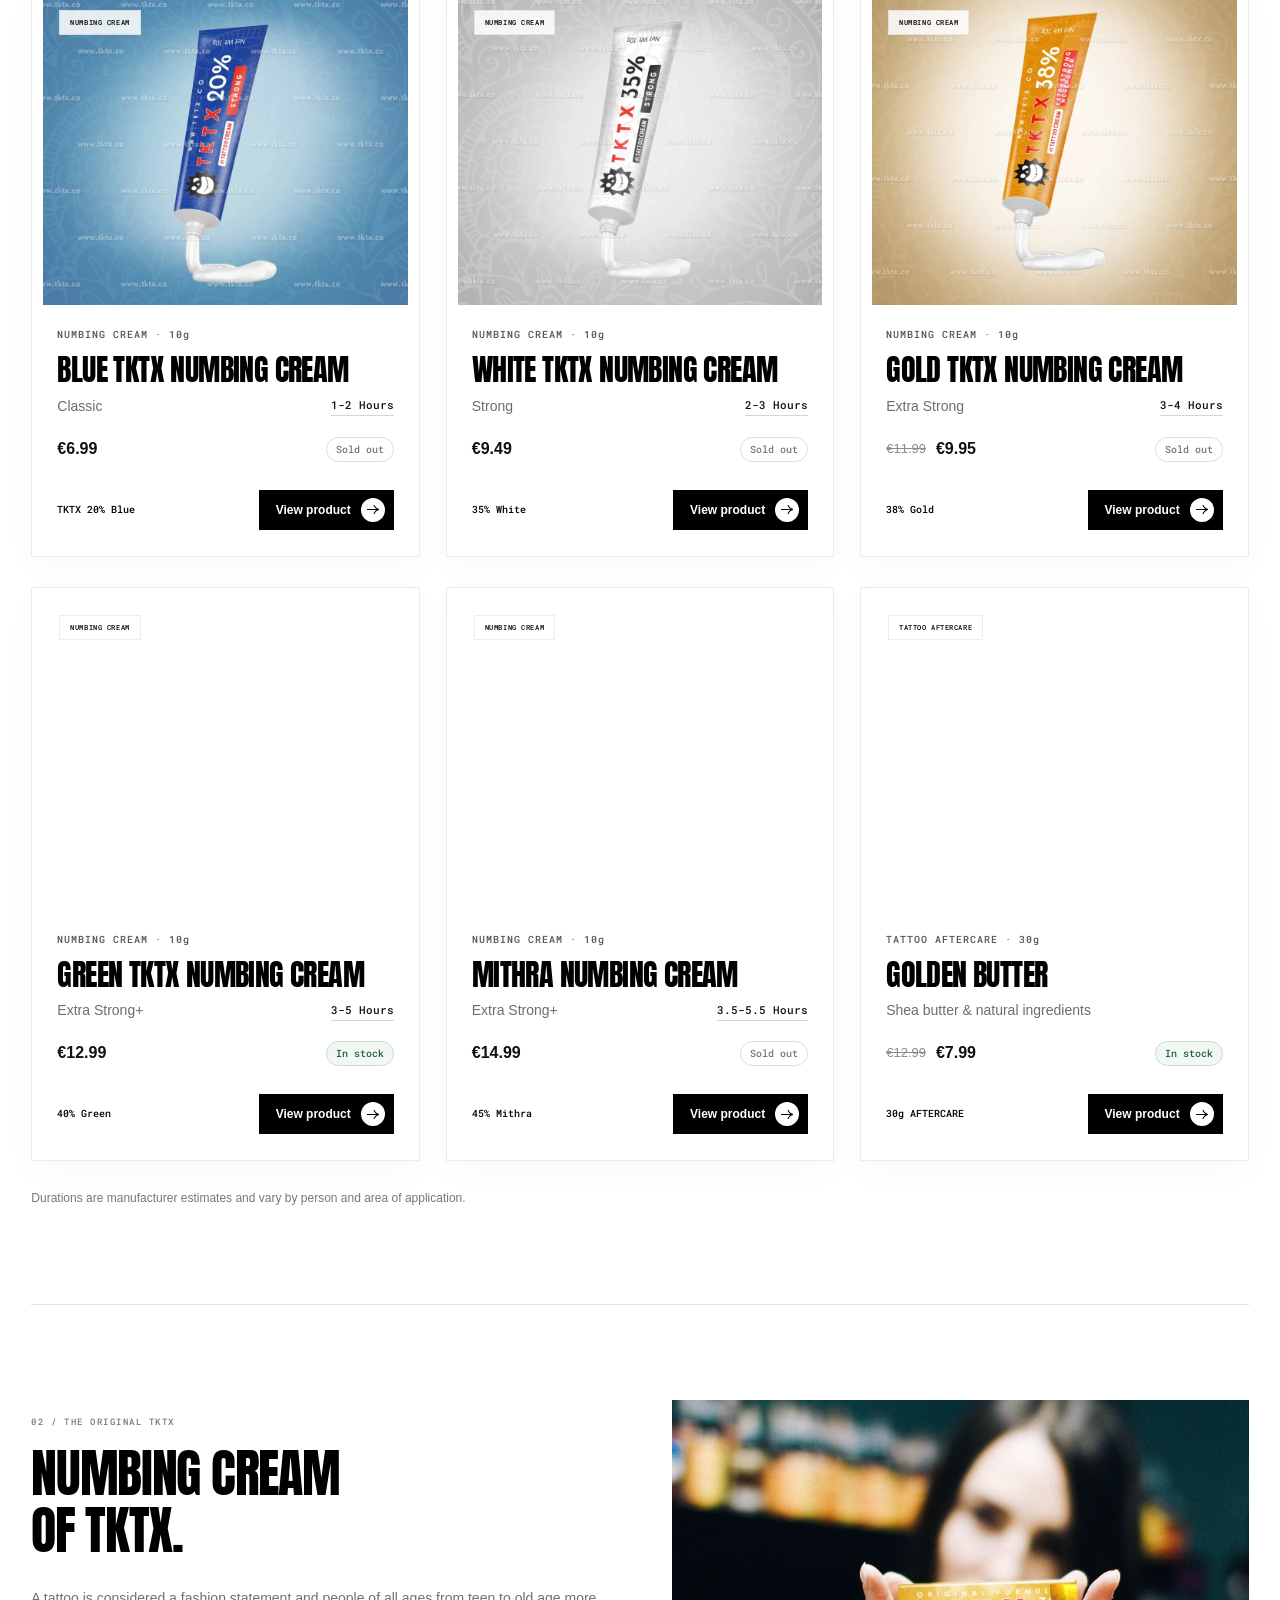
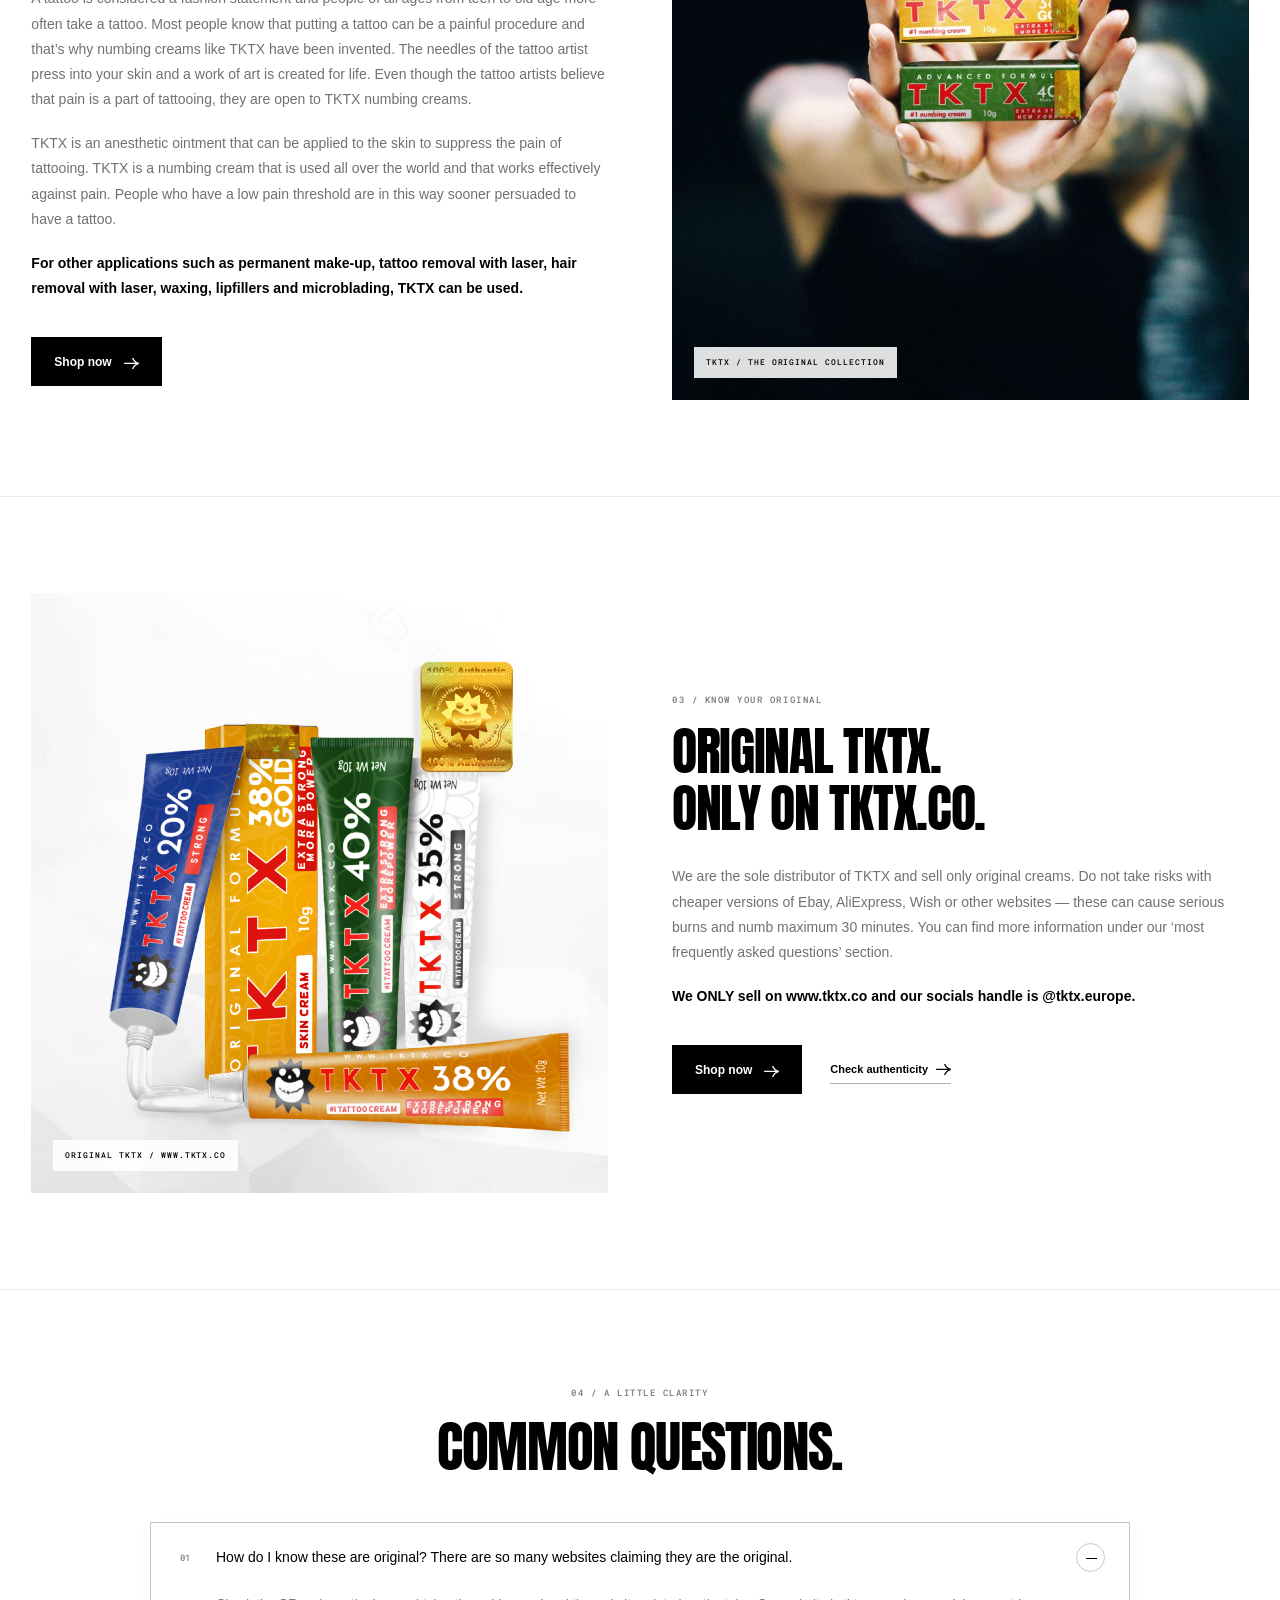
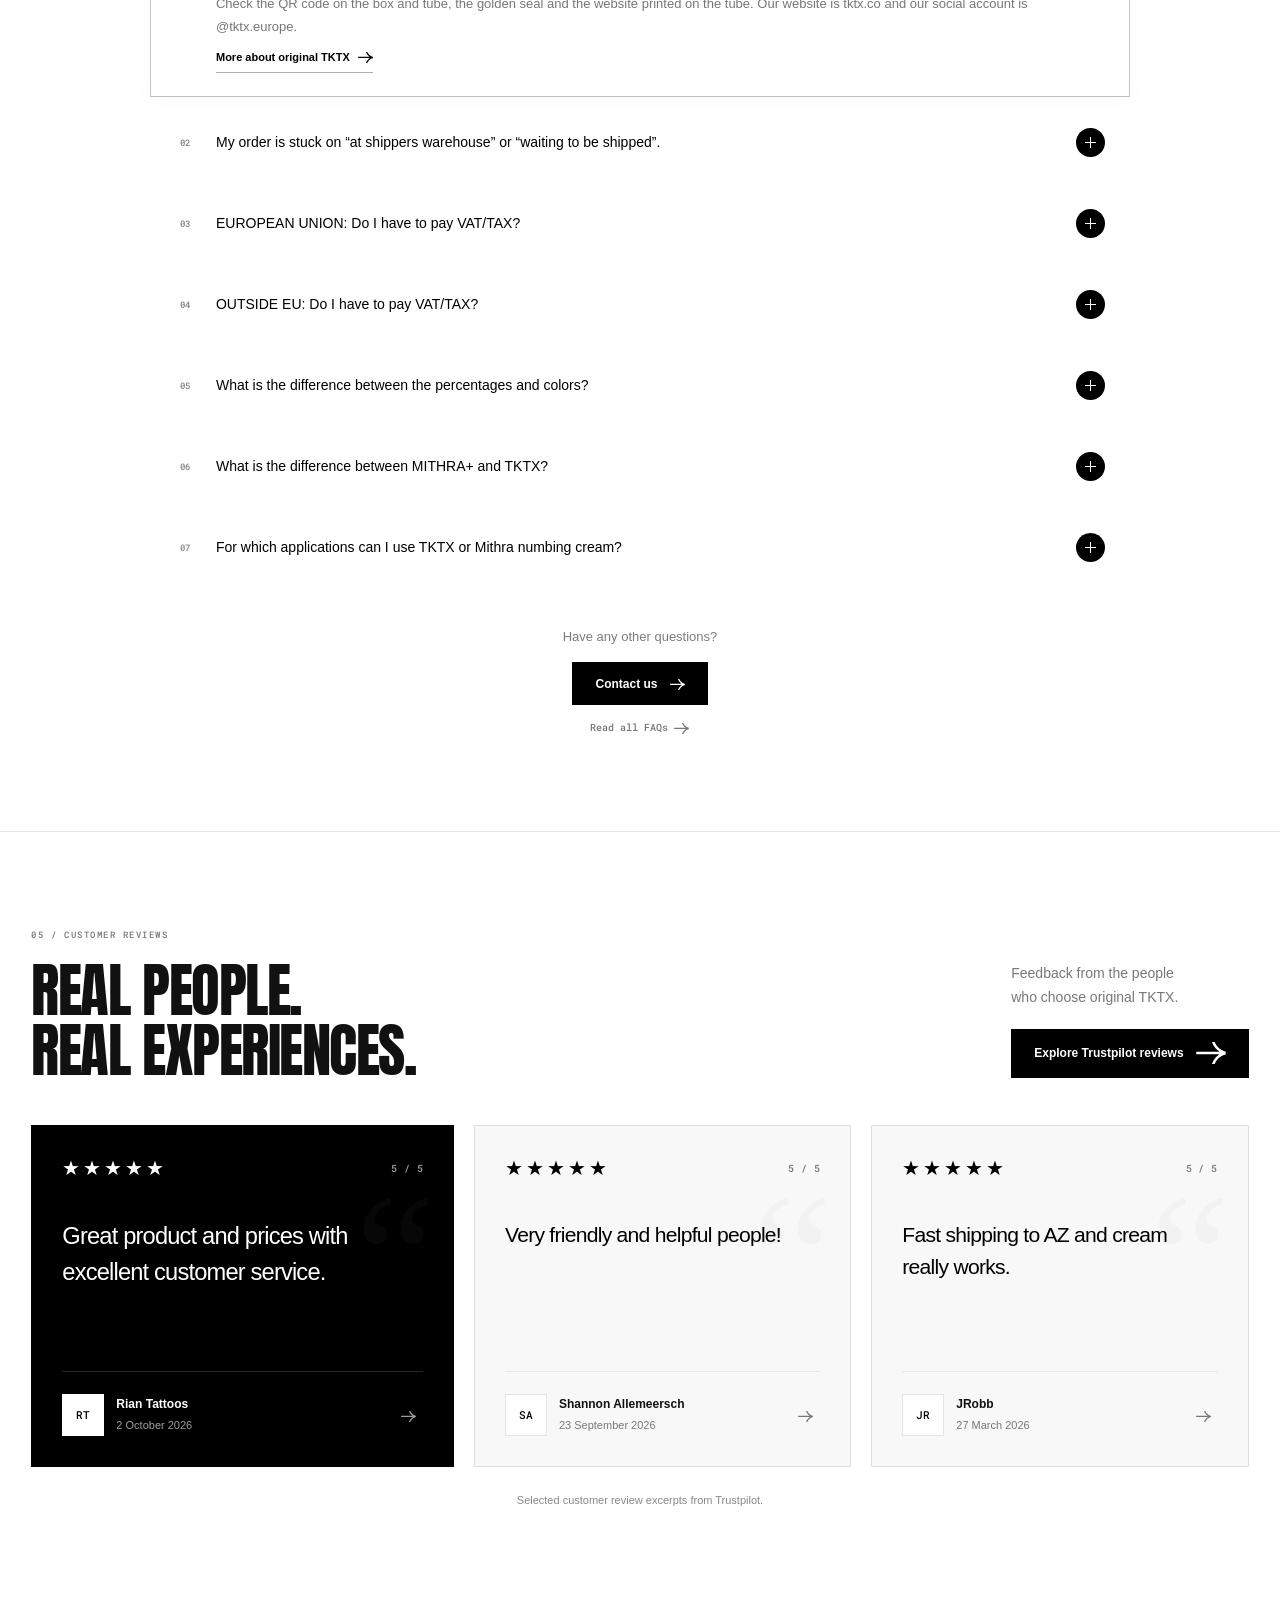
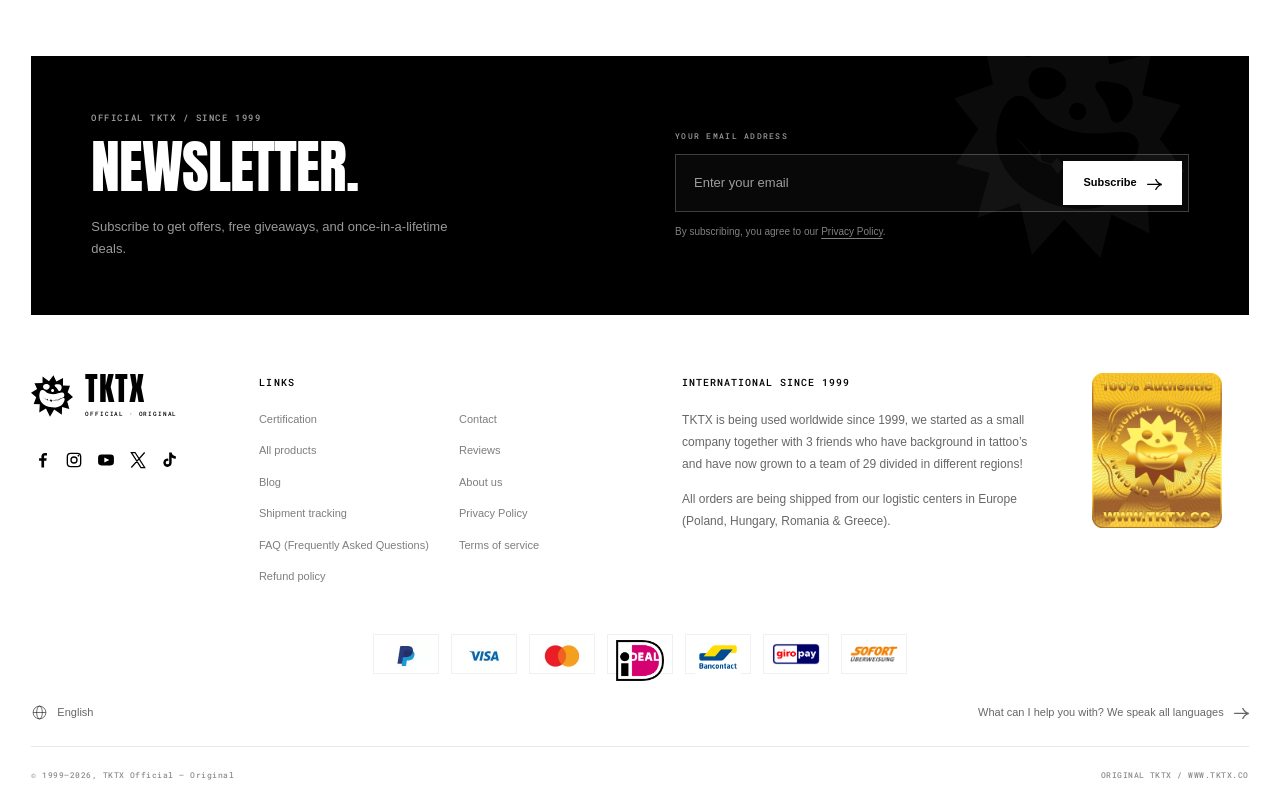
<file: index-banner-1.html>
<!doctype html>
<html lang="en">
<head>
<template id="__bundler_thumbnail"><svg xmlns="http://www.w3.org/2000/svg" viewBox="0 0 100 100"><rect width="100" height="100" fill="#000"/><text x="50" y="62" font-size="38" font-family="Impact,sans-serif" fill="#fff" text-anchor="middle">TKTX</text></svg></template>
  <meta charset="UTF-8">
  <meta name="viewport" content="width=device-width, initial-scale=1">
  <meta name="theme-color" content="#000000">
  <meta name="description" content="TKTX Official — Original Store. Original TKTX numbing cream, shipped from Europe.">
  <title>TKTX Official — Original Store</title>
  <link rel="icon" href="assets/tktx-logo-light.svg" type="image/svg+xml">
  <style>html,body{margin:0;min-width:320px;background:#000000}</style>
  <link rel="stylesheet" href="style.css?v=8">
  <link rel="stylesheet" href="home-sections.css?v=8">
  <link rel="stylesheet" href="footer-finish.css?v=3">
  <script src="script.js?v=3" defer></script>
  <script src="home-sections.js?v=1" defer></script>
  <link rel="stylesheet" href="catalog.css?v=16">
  <link rel="stylesheet" href="refine-final.css?v=6">
  <link rel="stylesheet" href="banner-options.css?v=5">
  <link rel="preload" href="assets/banner-option-1.jpg" as="image" fetchpriority="high">
</head>
<body>
  <main class="tktx-store">
    <section class="hero banner-v1" aria-labelledby="hero-title">
      <div class="announcement" role="region" aria-label="Store announcements">
        <p class="sr-only">Free delivery from €70. Read our reviews on Trustpilot. Shipping worldwide from Europe. Original TKTX numbing cream. Shipped next day from Europe.</p>
        <div class="announcement-track" aria-hidden="true">
          <div class="announcement-group"><span>FREE DELIVERY FROM €70</span><i>✦</i><span>READ OUR TRUSTPILOT REVIEWS</span><i>✦</i><span>SHIPPING WORLDWIDE FROM EUROPE</span><i>✦</i><span>ORIGINAL TKTX NUMBING CREAM.</span><i>✦</i><span>SHIPPED NEXT DAY FROM EUROPE.</span><i>✦</i></div>
          <div class="announcement-group"><span>FREE DELIVERY FROM €70</span><i>✦</i><span>READ OUR TRUSTPILOT REVIEWS</span><i>✦</i><span>SHIPPING WORLDWIDE FROM EUROPE</span><i>✦</i><span>ORIGINAL TKTX NUMBING CREAM.</span><i>✦</i><span>SHIPPED NEXT DAY FROM EUROPE.</span><i>✦</i></div>
        </div>
      </div>
      <div class="hero-image" aria-hidden="true"></div>
      <div class="hero-shade" aria-hidden="true"></div>
      <header class="header">
        <a class="brand" href="index.html" aria-label="TKTX home">
          <span class="brand-mark"><img src="assets/tktx-logo-dark.svg" alt="" width="44" height="44"></span>
          <span class="brand-name">TKTX<span>OFFICIAL · ORIGINAL</span></span>
        </a>
        <nav class="desktop-nav" aria-label="Main navigation">
          <a class="nav-link current" href="index.html" aria-current="page">Home</a>
          <a class="nav-link" href="index.html#products">Shop</a>
          <a class="nav-link" href="https://www.tktx.co/faq-frequently-asked-questions/">FAQ</a>
          <a class="nav-link" href="https://www.trustpilot.com/review/tktx.co" target="_blank" rel="noopener noreferrer">Reviews</a>
          <a class="nav-link" href="https://www.tktx.co/contact/">Contact</a>
          <a class="nav-link" href="https://www.tktx.co/certification/">Certification</a>
          <a class="nav-link" href="https://www.tktx.co/fake-tktx/">Authentic TKTX?</a>
          <a class="nav-link" href="https://www.tktx.co/about-us/">About us</a>
          <a class="nav-link" href="https://www.tktx.co/magazinea/">Blog</a>
        </nav>
        <div class="header-tools">
          <button class="icon-link search-toggle" aria-label="Search products" aria-haspopup="dialog"><svg viewBox="0 0 24 24" fill="none" stroke="currentColor" stroke-width="1.4" aria-hidden="true"><circle cx="10.75" cy="10.75" r="6.75"/><path d="m16 16 5 5"/></svg></button>
          <a class="icon-link account-link" href="https://www.tktx.co/my-account/" aria-label="Your account"><svg viewBox="0 0 24 24" fill="none" stroke="currentColor" stroke-width="1.4" aria-hidden="true"><circle cx="12" cy="8" r="3.5"/><path d="M4.5 21v-1.5a7.5 7.5 0 0 1 15 0V21"/></svg></a>
          <a class="icon-link cart-link" href="https://www.tktx.co/cart/" aria-label="Shopping bag"><svg viewBox="0 0 24 24" fill="none" stroke="currentColor" stroke-width="1.4" aria-hidden="true"><path d="M5 7.5h14l1 13H4l1-13Z"/><path d="M8.5 8V6a3.5 3.5 0 0 1 7 0v2"/></svg><span class="cart-count">0</span></a>
          <button class="menu-toggle" aria-expanded="false" aria-controls="mobile-nav" aria-label="Open menu"><span></span><span></span></button>
        </div>
      </header>
      <div class="hero-copy">
        <p class="eyebrow reveal">OFFICIAL FACTORY STORE · SINCE 1999</p>
        <h1 id="hero-title" aria-label="ORIGINAL TKTX NUMBING CREAM.">
          <span class="line"><span>ORIGINAL</span></span>
          <span class="line"><span>TKTX</span></span>
          <span class="line"><span>NUMBING</span></span>
          <span class="line"><span>CREAM.</span></span>
        </h1>
        <p class="description reveal">SHIPPED NEXT DAY FROM EUROPE.</p>
        <div class="actions reveal">
          <a class="button primary" href="index.html#products">Shop now <span aria-hidden="true"><span class="tktx-arrow" aria-hidden="true"></span></span></a>
          <a class="button secondary" href="https://www.trustpilot.com/review/tktx.co" target="_blank" rel="noopener noreferrer">Reviews</a>
        </div>
      </div>
      <footer class="hero-footer">
        <span>OFFICIAL FACTORY STORE · SINCE 1999</span>
        <span>SHIPPED NEXT DAY FROM EUROPE</span>
        <a class="store-status" href="index.html#products"><i aria-hidden="true"></i> ORIGINAL TKTX · SHOP NOW</a>
      </footer>
      <nav id="mobile-nav" class="mobile-nav" aria-label="Mobile navigation" inert>
        <a href="index.html">Home</a><a href="index.html#products">Shop <span aria-hidden="true"><span class="tktx-arrow" aria-hidden="true"></span></span></a>
        <a href="https://www.tktx.co/faq-frequently-asked-questions/">FAQ</a><a href="https://www.trustpilot.com/review/tktx.co" target="_blank" rel="noopener noreferrer">Reviews</a>
        <a href="https://www.tktx.co/contact/">Contact</a><a href="https://www.tktx.co/certification/">Certification</a>
        <a href="https://www.tktx.co/fake-tktx/">Authentic TKTX?</a><a href="https://www.tktx.co/about-us/">About us</a>
        <a href="https://www.tktx.co/magazinea/">Blog</a>
      </nav>
    </section>
    <section class="benefits-section" id="benefits" aria-labelledby="benefits-title">
      <div class="page-container">
        <p class="section-kicker center">ORIGINAL SINCE 1999</p>
        <h2 id="benefits-title" class="benefits-title">ORIGINAL TKTX NUMBING CREAM.</h2>
        <div class="benefits-grid compact-benefits">
          <article class="benefit"><div class="benefit-icon"><svg viewBox="0 0 48 48" fill="none" stroke="currentColor" stroke-width="1.5" stroke-linecap="round" stroke-linejoin="round" aria-hidden="true"><circle cx="24" cy="24" r="18"/><ellipse cx="24" cy="24" rx="8" ry="18"/><path d="M6 24h36M10 13h28M10 35h28"/></svg></div><h3>SHIPPING WORLDWIDE</h3><p>Shipped from Europe.<br>Free delivery on orders over €70.</p></article>
          <article class="benefit"><div class="benefit-icon"><svg viewBox="0 0 48 48" fill="none" stroke="currentColor" stroke-width="1.5" stroke-linecap="round" stroke-linejoin="round" aria-hidden="true"><path d="M5 8h38v27H30l-8 7v-7H5z"/><path d="m14 16 1.5 3.2 3.5.5-2.5 2.5.6 3.5-3.1-1.6-3.1 1.6.6-3.5L9 19.7l3.5-.5zM25 16l1.5 3.2 3.5.5-2.5 2.5.6 3.5-3.1-1.6-3.1 1.6.6-3.5-2.5-2.5 3.5-.5zM36 16l1.5 3.2 3.5.5-2.5 2.5.6 3.5-3.1-1.6-3.1 1.6.6-3.5-2.5-2.5 3.5-.5z" transform="translate(-1 0) scale(.97)"/></svg></div><h3>CUSTOMER REVIEWS</h3><p><a href="https://www.trustpilot.com/review/tktx.co" target="_blank" rel="noopener noreferrer">Read our reviews on Trustpilot <span class="tktx-arrow" aria-hidden="true"></span></a></p></article>
          
          <article class="benefit"><div class="benefit-icon"><svg viewBox="0 0 48 48" fill="none" stroke="currentColor" stroke-width="1.5" stroke-linecap="round" stroke-linejoin="round" aria-hidden="true"><path d="M5 15h10l-1 23H6L5 15ZM19 6h10l-1 32h-8L19 6ZM33 11h10l-1 27h-8l-1-27ZM7 38h6v5H7zM21 38h6v5h-6zM35 38h6v5h-6zM5 19h10M19 10h10M33 15h10"/><path d="M9 25h2M23 20h2M37 24h2"/></svg></div><h3>MULTIPLE STRENGTHS</h3><p>A range of strengths to choose from</p></article>
          <article class="benefit"><div class="benefit-icon"><svg viewBox="0 0 48 48" fill="none" stroke="currentColor" stroke-width="1.5" stroke-linecap="round" stroke-linejoin="round" aria-hidden="true"><path d="M7 7h13v13H7zM28 7h13v13H28zM7 28h13v13H7z"/><path d="M11 11h5v5h-5zM32 11h5v5h-5zM11 32h5v5h-5zM28 27h5v6h-5zM38 27h3v6M27 38h6v3M38 38h3v3M20 24h4M24 7v4M24 16v8M7 24h6M34 24v3M24 33v5"/></svg></div><h3>ANTI-FAKE QR CODE</h3><p>QR code on the box and tube</p></article>
        </div>
      </div>
    </section>
    <section class="products-section" id="products" aria-labelledby="products-title">
      <div class="page-container">
        <header class="products-heading"><div><p class="section-kicker">01 / FIND YOUR ORIGINAL</p><h2 id="products-title">CHOOSE YOUR STRENGTH.</h2></div><a class="collection-all" href="index.html#products">Shop all products <span aria-hidden="true"><span class="tktx-arrow" aria-hidden="true"></span></span></a></header>
        <div class="shop-grid">
<article class="shop-card" data-product="blue"><a class="shop-card-image" href="product-blue.html" aria-label="View BLUE TKTX NUMBING CREAM"><span class="shop-card-badge">NUMBING CREAM</span><img class="shop-packshot" src="assets/products/blue.webp" alt="BLUE TKTX NUMBING CREAM — TKTX 20% Blue" width="900" height="900" loading="lazy" decoding="async"></a><div class="shop-card-body"><p class="shop-card-label">NUMBING CREAM · 10g</p><h3><a href="product-blue.html">BLUE TKTX NUMBING CREAM</a></h3><p class="shop-card-description"><span>Classic</span><span class="card-duration">1-2 Hours</span></p><div class="catalog-price"><strong>€6.99</strong><span class="stock-label ">Sold out</span></div><div class="shop-card-bottom"><span class="variant-pill">TKTX 20% Blue</span><a class="buy-button" href="product-blue.html" aria-label="View BLUE TKTX NUMBING CREAM details">View product <span aria-hidden="true"><span class="tktx-arrow" aria-hidden="true"></span></span></a></div></div></article><article class="shop-card" data-product="white"><a class="shop-card-image" href="product-white.html" aria-label="View WHITE TKTX NUMBING CREAM"><span class="shop-card-badge">NUMBING CREAM</span><img class="shop-packshot" src="assets/products/white.webp" alt="WHITE TKTX NUMBING CREAM — 35% White" width="900" height="900" loading="lazy" decoding="async"></a><div class="shop-card-body"><p class="shop-card-label">NUMBING CREAM · 10g</p><h3><a href="product-white.html">WHITE TKTX NUMBING CREAM</a></h3><p class="shop-card-description"><span>Strong</span><span class="card-duration">2-3 Hours</span></p><div class="catalog-price"><strong>€9.49</strong><span class="stock-label ">Sold out</span></div><div class="shop-card-bottom"><span class="variant-pill">35% White</span><a class="buy-button" href="product-white.html" aria-label="View WHITE TKTX NUMBING CREAM details">View product <span aria-hidden="true"><span class="tktx-arrow" aria-hidden="true"></span></span></a></div></div></article><article class="shop-card" data-product="gold"><a class="shop-card-image" href="product-gold.html" aria-label="View GOLD TKTX NUMBING CREAM"><span class="shop-card-badge">NUMBING CREAM</span><img class="shop-packshot" src="assets/products/gold.webp" alt="GOLD TKTX NUMBING CREAM — 38% Gold" width="900" height="900" loading="lazy" decoding="async"></a><div class="shop-card-body"><p class="shop-card-label">NUMBING CREAM · 10g</p><h3><a href="product-gold.html">GOLD TKTX NUMBING CREAM</a></h3><p class="shop-card-description"><span>Extra Strong</span><span class="card-duration">3-4 Hours</span></p><div class="catalog-price"><del>€11.99</del> <strong>€9.95</strong><span class="stock-label ">Sold out</span></div><div class="shop-card-bottom"><span class="variant-pill">38% Gold</span><a class="buy-button" href="product-gold.html" aria-label="View GOLD TKTX NUMBING CREAM details">View product <span aria-hidden="true"><span class="tktx-arrow" aria-hidden="true"></span></span></a></div></div></article><article class="shop-card" data-product="green"><a class="shop-card-image" href="product-green.html" aria-label="View GREEN TKTX NUMBING CREAM"><span class="shop-card-badge">NUMBING CREAM</span><img class="shop-packshot" src="assets/products/green.jpg" alt="GREEN TKTX NUMBING CREAM — 40% Green" width="900" height="900" loading="lazy" decoding="async"></a><div class="shop-card-body"><p class="shop-card-label">NUMBING CREAM · 10g</p><h3><a href="product-green.html">GREEN TKTX NUMBING CREAM</a></h3><p class="shop-card-description"><span>Extra Strong+</span><span class="card-duration">3-5 Hours</span></p><div class="catalog-price"><strong>€12.99</strong><span class="stock-label available">In stock</span></div><div class="shop-card-bottom"><span class="variant-pill">40% Green</span><a class="buy-button" href="product-green.html" aria-label="View GREEN TKTX NUMBING CREAM details">View product <span aria-hidden="true"><span class="tktx-arrow" aria-hidden="true"></span></span></a></div></div></article><article class="shop-card" data-product="mithra"><a class="shop-card-image" href="product-mithra.html" aria-label="View MITHRA NUMBING CREAM"><span class="shop-card-badge">NUMBING CREAM</span><img class="shop-packshot" src="assets/products/mithra.jpg" alt="MITHRA NUMBING CREAM — 45% Mithra" width="900" height="900" loading="lazy" decoding="async"></a><div class="shop-card-body"><p class="shop-card-label">NUMBING CREAM · 10g</p><h3><a href="product-mithra.html">MITHRA NUMBING CREAM</a></h3><p class="shop-card-description"><span>Extra Strong+</span><span class="card-duration">3.5-5.5 Hours</span></p><div class="catalog-price"><strong>€14.99</strong><span class="stock-label ">Sold out</span></div><div class="shop-card-bottom"><span class="variant-pill">45% Mithra</span><a class="buy-button" href="product-mithra.html" aria-label="View MITHRA NUMBING CREAM details">View product <span aria-hidden="true"><span class="tktx-arrow" aria-hidden="true"></span></span></a></div></div></article><article class="shop-card" data-product="golden-butter"><a class="shop-card-image" href="product-golden-butter.html" aria-label="View GOLDEN BUTTER"><span class="shop-card-badge">TATTOO AFTERCARE</span><img class="shop-packshot" src="assets/products/golden-butter.webp" alt="GOLDEN BUTTER — 30g AFTERCARE tube and packaging" width="900" height="900" loading="lazy" decoding="async"></a><div class="shop-card-body"><p class="shop-card-label">TATTOO AFTERCARE · 30g</p><h3><a href="product-golden-butter.html">GOLDEN BUTTER</a></h3><p class="shop-card-description">Shea butter & natural ingredients</p><div class="catalog-price"><del>€12.99</del> <strong>€7.99</strong><span class="stock-label available">In stock</span></div><div class="shop-card-bottom"><span class="variant-pill">30g AFTERCARE</span><a class="buy-button" href="product-golden-butter.html" aria-label="View GOLDEN BUTTER details">View product <span aria-hidden="true"><span class="tktx-arrow" aria-hidden="true"></span></span></a></div></div></article>
</div><p class="duration-note">Durations are manufacturer estimates and vary by person and area of application.</p></div></section>
    <section class="story-section" id="about-tktx" aria-labelledby="story-title">
      <div class="page-container story-grid">
        <div class="story-copy">
          <p class="section-kicker">02 / THE ORIGINAL TKTX</p>
          <h2 id="story-title">NUMBING CREAM<br>OF TKTX.</h2>
          <div class="story-text">
            <p>A tattoo is considered a fashion statement and people of all ages from teen to old age more often take a tattoo. Most people know that putting a tattoo can be a painful procedure and that’s why numbing creams like TKTX have been invented. The needles of the tattoo artist press into your skin and a work of art is created for life. Even though the tattoo artists believe that pain is a part of tattooing, they are open to TKTX numbing creams.</p>
            <p>TKTX is an anesthetic ointment that can be applied to the skin to suppress the pain of tattooing. TKTX is a numbing cream that is used all over the world and that works effectively against pain. People who have a low pain threshold are in this way sooner persuaded to have a tattoo.</p>
            <p class="story-emphasis">For other applications such as permanent make-up, tattoo removal with laser, hair removal with laser, waxing, lipfillers and microblading, TKTX can be used.</p>
          </div>
          <a class="dark-button" href="index.html#products">Shop now <span aria-hidden="true"><span class="tktx-arrow" aria-hidden="true"></span></span></a>
        </div>
        <figure class="story-image product-feature-image"><img src="assets/min-green-gold-hands.jpg" alt="Hands holding TKTX Gold and TKTX Green numbing cream boxes" width="1680" height="1119" loading="lazy" decoding="async"><figcaption>TKTX / THE ORIGINAL COLLECTION</figcaption></figure>
      </div>
    </section>
    
    <section class="authentic-section" id="original-tktx" aria-labelledby="authentic-title">
      <div class="page-container story-grid authenticity-grid">
        <figure class="story-image authentic-image"><img src="assets/tktx-original-collection.png" alt="Original TKTX Blue, Gold, Green and White products with gold authenticity seal" width="2048" height="1024" loading="lazy" decoding="async"><figcaption>ORIGINAL TKTX / WWW.TKTX.CO</figcaption></figure>
        <div class="story-copy">
          <p class="section-kicker">03 / KNOW YOUR ORIGINAL</p>
          <h2 id="authentic-title">ORIGINAL TKTX.<br>ONLY ON TKTX.CO.</h2>
          <div class="story-text"><p>We are the sole distributor of TKTX and sell only original creams. Do not take risks with cheaper versions of Ebay, AliExpress, Wish or other websites — these can cause serious burns and numb maximum 30 minutes. You can find more information under our ‘most frequently asked questions’ section.</p><p class="story-emphasis">We ONLY sell on www.tktx.co and our socials handle is @tktx.europe.</p></div>
          <div class="story-actions"><a class="dark-button" href="index.html#products">Shop now <span aria-hidden="true"><span class="tktx-arrow" aria-hidden="true"></span></span></a><a class="text-link" href="https://www.tktx.co/fake-tktx/">Check authenticity <span aria-hidden="true"><span class="tktx-arrow" aria-hidden="true"></span></span></a></div>
        </div>
      </div>
    </section>
    <section class="faq-section" id="faq" aria-labelledby="faq-title">
      <div class="page-container">
        <header class="faq-heading"><p class="section-kicker">04 / A LITTLE CLARITY</p><h2 id="faq-title">COMMON QUESTIONS.</h2></header>
        <div class="faq-list">
          <details class="faq-item" name="tktx-faq" open style="border-radius:0"><summary><span class="faq-number">01</span><span>How do I know these are original? There are so many websites claiming they are the original.</span><span class="faq-toggle" aria-hidden="true"></span></summary><div class="faq-answer"><p>Check the QR code on the box and tube, the golden seal and the website printed on the tube. Our website is tktx.co and our social account is @tktx.europe.</p><a class="text-link" href="https://www.tktx.co/fake-tktx/">More about original TKTX <span class="tktx-arrow" aria-hidden="true"></span></a></div></details>
          <details class="faq-item" name="tktx-faq"><summary><span class="faq-number">02</span><span>My order is stuck on “at shippers warehouse” or “waiting to be shipped”.</span><span class="faq-toggle" aria-hidden="true"></span></summary><div class="faq-answer"><p>Tracking updates when the parcel reaches your country. If you have received a tracking number, your order is on its way.</p></div></details>
          <details class="faq-item" name="tktx-faq"><summary><span class="faq-number">03</span><span>EUROPEAN UNION: Do I have to pay VAT/TAX?</span><span class="faq-toggle" aria-hidden="true"></span></summary><div class="faq-answer"><p>It is included. Orders ship from within Europe.</p></div></details>
          <details class="faq-item" name="tktx-faq"><summary><span class="faq-number">04</span><span>OUTSIDE EU: Do I have to pay VAT/TAX?</span><span class="faq-toggle" aria-hidden="true"></span></summary><div class="faq-answer"><p>Charges depend on your local government’s rules. Contact us if you need help with your order.</p></div></details>
          <details class="faq-item" name="tktx-faq"><summary><span class="faq-number">05</span><span>What is the difference between the percentages and colors?</span><span class="faq-toggle" aria-hidden="true"></span></summary><div class="faq-answer"><p>The versions are Blue 20%, White 35%, Gold 38%, Green 40% and Mithra 45%. See the product page for each option. Times can vary by person and application area.</p></div></details>
          <details class="faq-item" name="tktx-faq"><summary><span class="faq-number">06</span><span>What is the difference between MITHRA+ and TKTX?</span><span class="faq-toggle" aria-hidden="true"></span></summary><div class="faq-answer"><p>The companies have joined. Mithra+ has a thicker pink cream; TKTX has a white cream.</p></div></details>
          <details class="faq-item" name="tktx-faq"><summary><span class="faq-number">07</span><span>For which applications can I use TKTX or Mithra numbing cream?</span><span class="faq-toggle" aria-hidden="true"></span></summary><div class="faq-answer"><p>The site lists tattooing, piercing, waxing, laser procedures, permanent make-up and microblading. Read the full product information and FAQ for details.</p></div></details>
        </div>
        <div class="faq-contact"><p>Have any other questions?</p><a class="dark-button" href="https://www.tktx.co/contact/">Contact us <span aria-hidden="true"><span class="tktx-arrow" aria-hidden="true"></span></span></a><a class="faq-more" href="https://www.tktx.co/faq-frequently-asked-questions/">Read all FAQs <span class="tktx-arrow" aria-hidden="true"></span></a></div>
      </div>
    </section>
    <section class="customer-stories" id="customer-reviews" aria-labelledby="trustpilot-title">
      <div class="page-container">
        <header class="customer-stories-heading"><div><p class="section-kicker">05 / CUSTOMER REVIEWS</p><h2 id="trustpilot-title">REAL PEOPLE.<br>REAL EXPERIENCES.</h2></div><div class="reviews-heading-aside"><p>Feedback from the people<br>who choose original TKTX.</p><a class="dark-button reviews-all" href="https://www.trustpilot.com/review/tktx.co" target="_blank" rel="noopener noreferrer">Explore Trustpilot reviews <span aria-hidden="true"><span class="tktx-arrow" aria-hidden="true"></span></span></a></div></header>
        <div class="customer-stories-grid">
          <figure class="customer-story featured-story"><div class="customer-story-top"><span class="review-stars" aria-hidden="true">★★★★★</span><span class="review-quote-mark" aria-hidden="true">“</span><span class="review-individual-rating" aria-label="Rated 5 out of 5">5 / 5</span></div><blockquote><p>Great product and prices with excellent customer service.</p></blockquote><figcaption><span class="review-avatar" aria-hidden="true">RT</span><span class="review-author"><strong>Rian Tattoos</strong><time datetime="2026-10-02">2 October 2026</time></span><a href="https://www.trustpilot.com/reviews/6ac542aa2cc6e7955d48ad70" target="_blank" rel="noopener noreferrer" aria-label="Read Rian Tattoos’ review on Trustpilot"><span class="tktx-arrow" aria-hidden="true"></span></a></figcaption></figure>
          <figure class="customer-story"><div class="customer-story-top"><span class="review-stars" aria-hidden="true">★★★★★</span><span class="review-quote-mark" aria-hidden="true">“</span><span class="review-individual-rating" aria-label="Rated 5 out of 5">5 / 5</span></div><blockquote><p>Very friendly and helpful people!</p></blockquote><figcaption><span class="review-avatar" aria-hidden="true">SA</span><span class="review-author"><strong>Shannon Allemeersch</strong><time datetime="2026-09-23">23 September 2026</time></span><a href="https://www.trustpilot.com/reviews/6ab52eef2d8ec61a7e86c768" target="_blank" rel="noopener noreferrer" aria-label="Read Shannon Allemeersch’s review on Trustpilot"><span class="tktx-arrow" aria-hidden="true"></span></a></figcaption></figure>
          <figure class="customer-story"><div class="customer-story-top"><span class="review-stars" aria-hidden="true">★★★★★</span><span class="review-quote-mark" aria-hidden="true">“</span><span class="review-individual-rating" aria-label="Rated 5 out of 5">5 / 5</span></div><blockquote><p>Fast shipping to AZ and cream really works.</p></blockquote><figcaption><span class="review-avatar" aria-hidden="true">JR</span><span class="review-author"><strong>JRobb</strong><time datetime="2026-03-27">27 March 2026</time></span><a href="https://www.trustpilot.com/review/tktx.co" target="_blank" rel="noopener noreferrer" aria-label="View JRobb’s review on the TKTX Trustpilot profile"><span class="tktx-arrow" aria-hidden="true"></span></a></figcaption></figure>
        </div>
        <div class="reviews-section-bottom"><p>Selected customer review excerpts from Trustpilot.</p></div>
      </div>
    </section>
    <footer class="site-footer" id="footer" role="contentinfo">
      <div class="page-container">
        <div class="newsletter-panel">
          <div class="newsletter-copy"><p class="section-kicker">OFFICIAL TKTX / SINCE 1999</p><h2>NEWSLETTER.</h2><p class="newsletter-description">Subscribe to get offers, free giveaways, and once-in-a-lifetime deals.</p></div>
          <form class="newsletter-form"><label class="newsletter-label" for="newsletter-email">YOUR EMAIL ADDRESS</label>
            <div class="newsletter-input-row"><input class="newsletter-input" id="newsletter-email" type="email" name="email" placeholder="Enter your email" autocomplete="email" required><button class="newsletter-submit" type="submit">Subscribe <span aria-hidden="true"><span class="tktx-arrow" aria-hidden="true"></span></span></button></div>
            <p class="newsletter-privacy">By subscribing, you agree to our <a href="https://www.tktx.co/privacy-policy-2/">Privacy Policy</a>.</p><p class="newsletter-feedback" role="status" hidden></p>
          </form>
        </div>
        <div class="footer-main">
          <div class="footer-about"><a class="footer-brand" href="index.html" aria-label="TKTX home"><img src="assets/tktx-logo-dark.svg" alt="" width="42" height="42"><span class="footer-wordmark">TKTX<small>OFFICIAL · ORIGINAL</small></span></a><div class="footer-socials" aria-label="Social accounts"><a href="https://www.facebook.com/TKTX.Europe" aria-label="Facebook" target="_blank" rel="noopener noreferrer"><svg viewBox="0 0 24 24" aria-hidden="true"><path d="M14.5 21v-8h2.7l.4-3h-3.1V8c0-.9.3-1.5 1.6-1.5H18V3.8c-.4-.1-1.4-.2-2.5-.2-2.5 0-4.2 1.5-4.2 4.3V10H8.5v3h2.8v8z" fill="currentColor"/></svg></a><a href="https://www.instagram.com/tktx.europe" aria-label="Instagram" target="_blank" rel="noopener noreferrer"><svg viewBox="0 0 24 24" aria-hidden="true"><rect x="4" y="4" width="16" height="16" rx="4" fill="none" stroke="currentColor" stroke-width="1.6"/><circle cx="12" cy="12" r="3.6" fill="none" stroke="currentColor" stroke-width="1.6"/><circle cx="17.3" cy="6.8" r="1" fill="currentColor"/></svg></a><a href="https://www.youtube.com/@tktx.co.europe/shorts" aria-label="YouTube" target="_blank" rel="noopener noreferrer"><svg viewBox="0 0 24 24" aria-hidden="true"><rect x="2.5" y="5.5" width="19" height="13" rx="4" fill="currentColor"/><path d="m10 9 6 3-6 3z" fill="#ffffff"/></svg></a><a href="https://x.com/TKTX_europe" aria-label="X" target="_blank" rel="noopener noreferrer"><svg viewBox="0 0 24 24" aria-hidden="true"><path d="M4 3h4.5L20 21h-4.5L4 3Zm16 0L4 21" fill="none" stroke="currentColor" stroke-width="1.5"/></svg></a><a href="https://www.tiktok.com/@tktx.europe" aria-label="TikTok" target="_blank" rel="noopener noreferrer"><svg viewBox="0 0 24 24" aria-hidden="true"><path d="M14 3v12.3a5 5 0 1 1-4-4.9v3a2 2 0 1 0 1 1.9V3h3c.5 2.7 2 4.1 5 4.5v3A9 9 0 0 1 14 9" fill="currentColor"/></svg></a></div></div>
          <nav class="footer-column footer-links" aria-label="Footer links"><h3>LINKS</h3><ul><li><a href="https://www.tktx.co/certification/">Certification</a></li><li><a href="https://www.tktx.co/contact/">Contact</a></li><li><a href="index.html#products">All products</a></li><li><a href="https://www.trustpilot.com/review/tktx.co" target="_blank" rel="noopener noreferrer">Reviews</a></li><li><a href="https://www.tktx.co/magazinea/">Blog</a></li><li><a href="https://www.tktx.co/about-us/">About us</a></li><li><a href="https://www.tktx.co/ts-shipment-tracking/">Shipment tracking</a></li><li><a href="https://www.tktx.co/privacy-policy-2/">Privacy Policy</a></li><li><a href="https://www.tktx.co/faq-frequently-asked-questions/">FAQ (Frequently Asked Questions)</a></li><li><a href="https://www.tktx.co/terms-of-service/">Terms of service</a></li><li><a href="https://www.tktx.co/return-and-refund-policy/">Refund policy</a></li></ul></nav>
          <div class="footer-history"><h3>INTERNATIONAL SINCE 1999</h3><p>TKTX is being used worldwide since 1999, we started as a small company together with 3 friends who have background in tattoo’s and have now grown to a team of 29 divided in different regions!</p><p>All orders are being shipped from our logistic centers in Europe (Poland, Hungary, Romania &amp; Greece).</p></div>
          <div class="footer-authenticity"><img src="assets/tktx-gold-authentic-seal.png" alt="TKTX 100% Authentic gold seal — www.tktx.co" width="328" height="390" loading="lazy"></div>
        </div>
        <div class="footer-payments" aria-label="Payment methods"><span><img src="assets/payment-paypal.webp" alt="PayPal" width="68" height="40" loading="lazy"></span><span><img src="assets/payment-visa.webp" alt="Visa" width="68" height="40" loading="lazy"></span><span><img src="assets/payment-mastercard.webp" alt="Mastercard" width="68" height="40" loading="lazy"></span><span><img src="assets/payment-ideal.webp" alt="iDEAL" width="68" height="40" loading="lazy"></span><span><img src="assets/payment-bancontact.webp" alt="Bancontact" width="68" height="40" loading="lazy"></span><span><img src="assets/payment-giropay.webp" alt="Giropay" width="68" height="40" loading="lazy"></span><span><img src="assets/payment-sofort.webp" alt="Sofort" width="68" height="40" loading="lazy"></span></div>
        <div class="footer-service"><span class="footer-language"><svg viewBox="0 0 24 24" fill="none" stroke="currentColor" stroke-width="1.3" aria-hidden="true"><circle cx="12" cy="12" r="9"/><ellipse cx="12" cy="12" rx="4" ry="9"/><path d="M3 12h18"/></svg>English</span><a href="https://www.tktx.co/contact/">What can I help you with? We speak all languages <span aria-hidden="true"><span class="tktx-arrow" aria-hidden="true"></span></span></a></div>
        <div class="footer-bottom"><span>© 1999–2026, TKTX Official – Original</span><span>ORIGINAL TKTX / WWW.TKTX.CO</span></div>
      </div>
    </footer>
  <dialog class="search-panel" id="search-panel" aria-labelledby="search-title">
    <button class="panel-close" aria-label="Close search">×</button>
    <p class="eyebrow">TKTX OFFICIAL · ORIGINAL STORE</p>
    <h2 id="search-title">FIND YOUR TKTX.</h2>
    <form action="https://www.tktx.co/" method="get" class="search-form">
      <label class="sr-only" for="product-search">Search products</label>
      <input id="product-search" type="search" name="s" placeholder="Search products…" required>
      <input type="hidden" name="post_type" value="product">
      <button class="button" type="submit">Search <span class="tktx-arrow" aria-hidden="true"></span></button>
    </form>
  </dialog>
  </main>
</body>
</html>
</file>
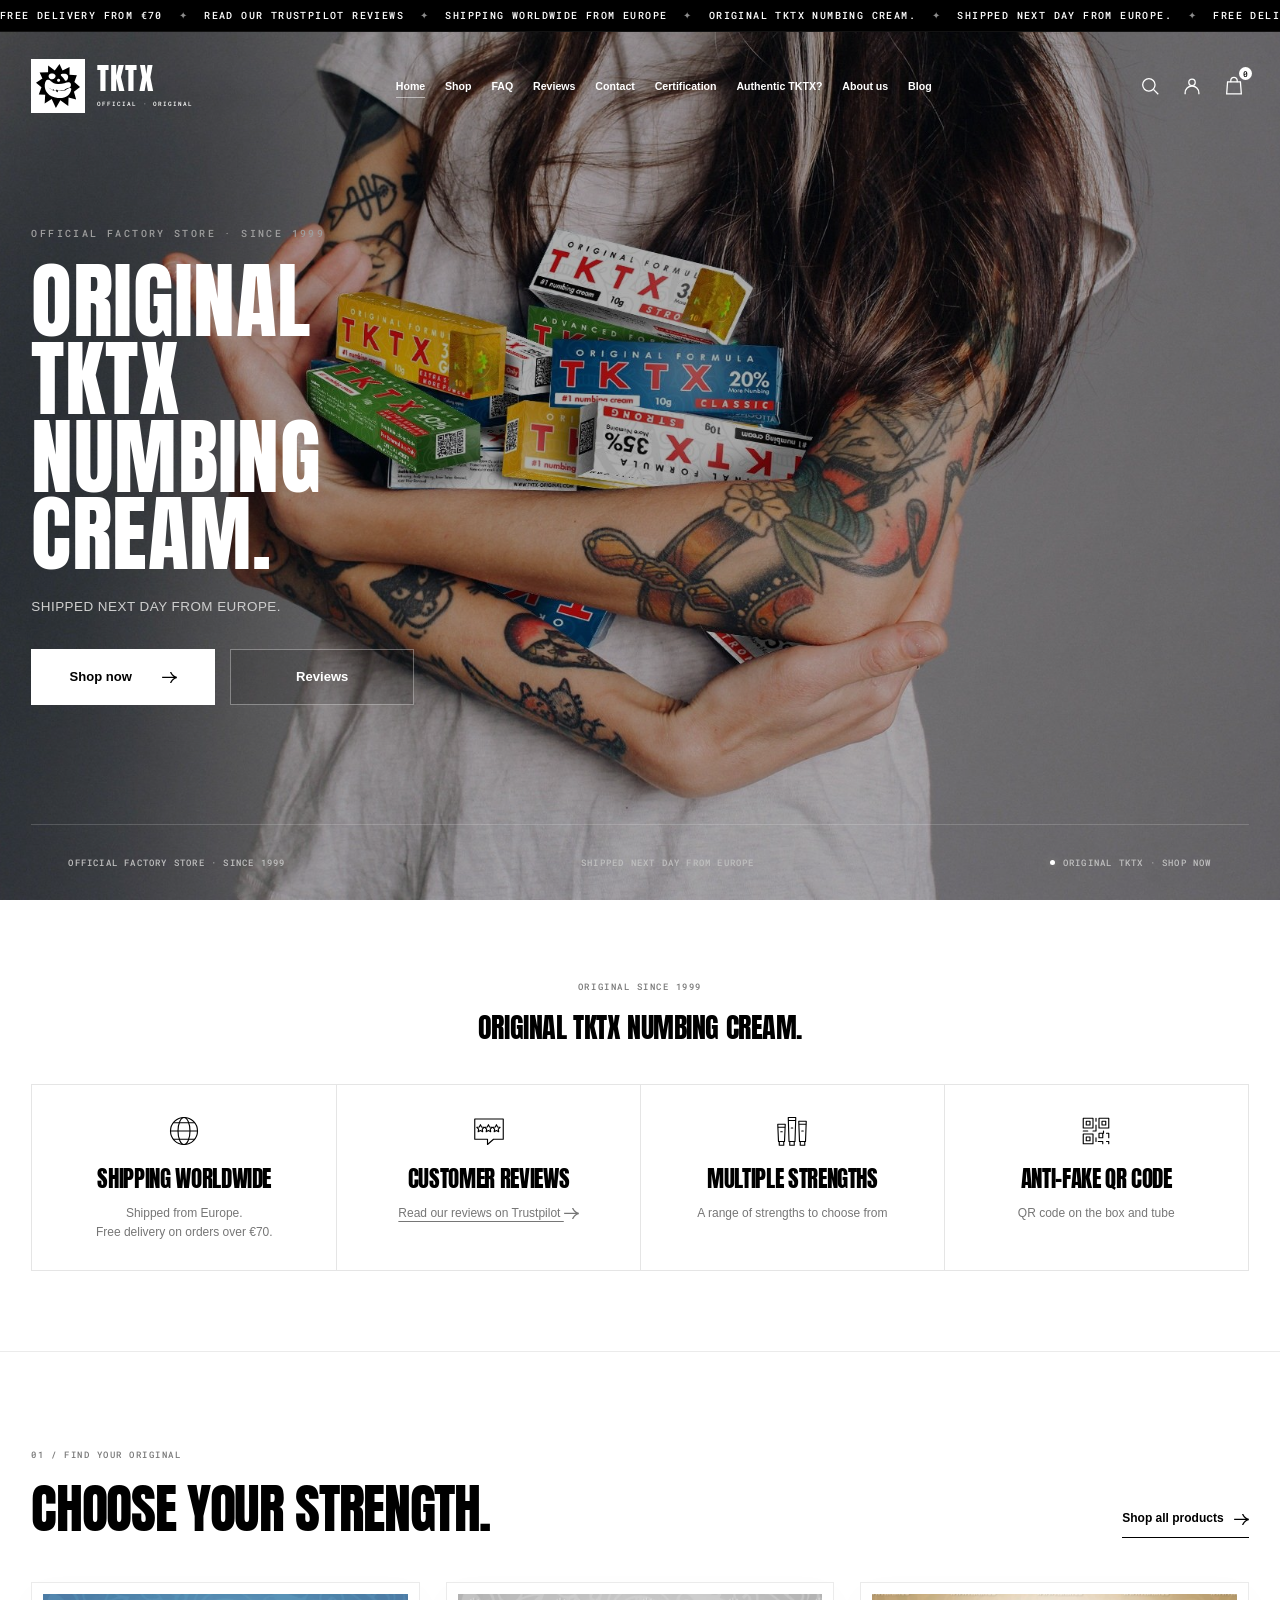
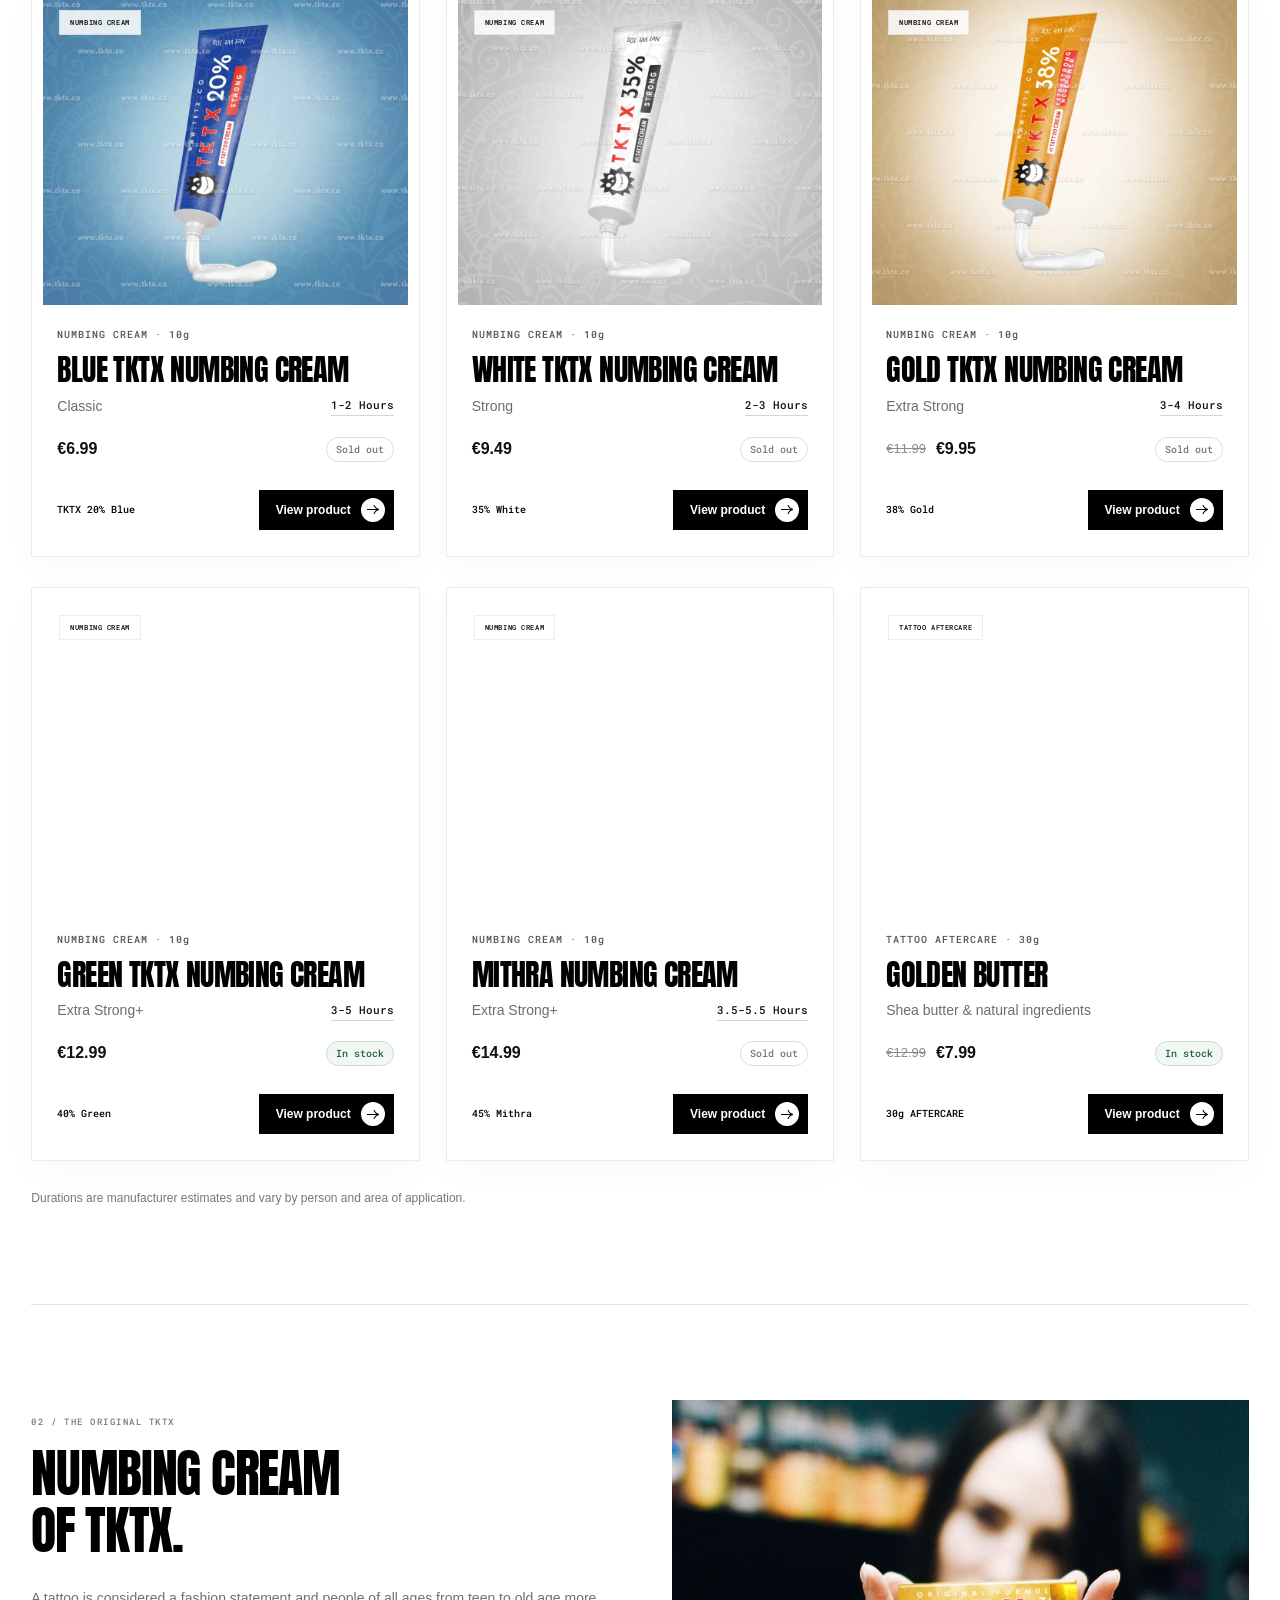
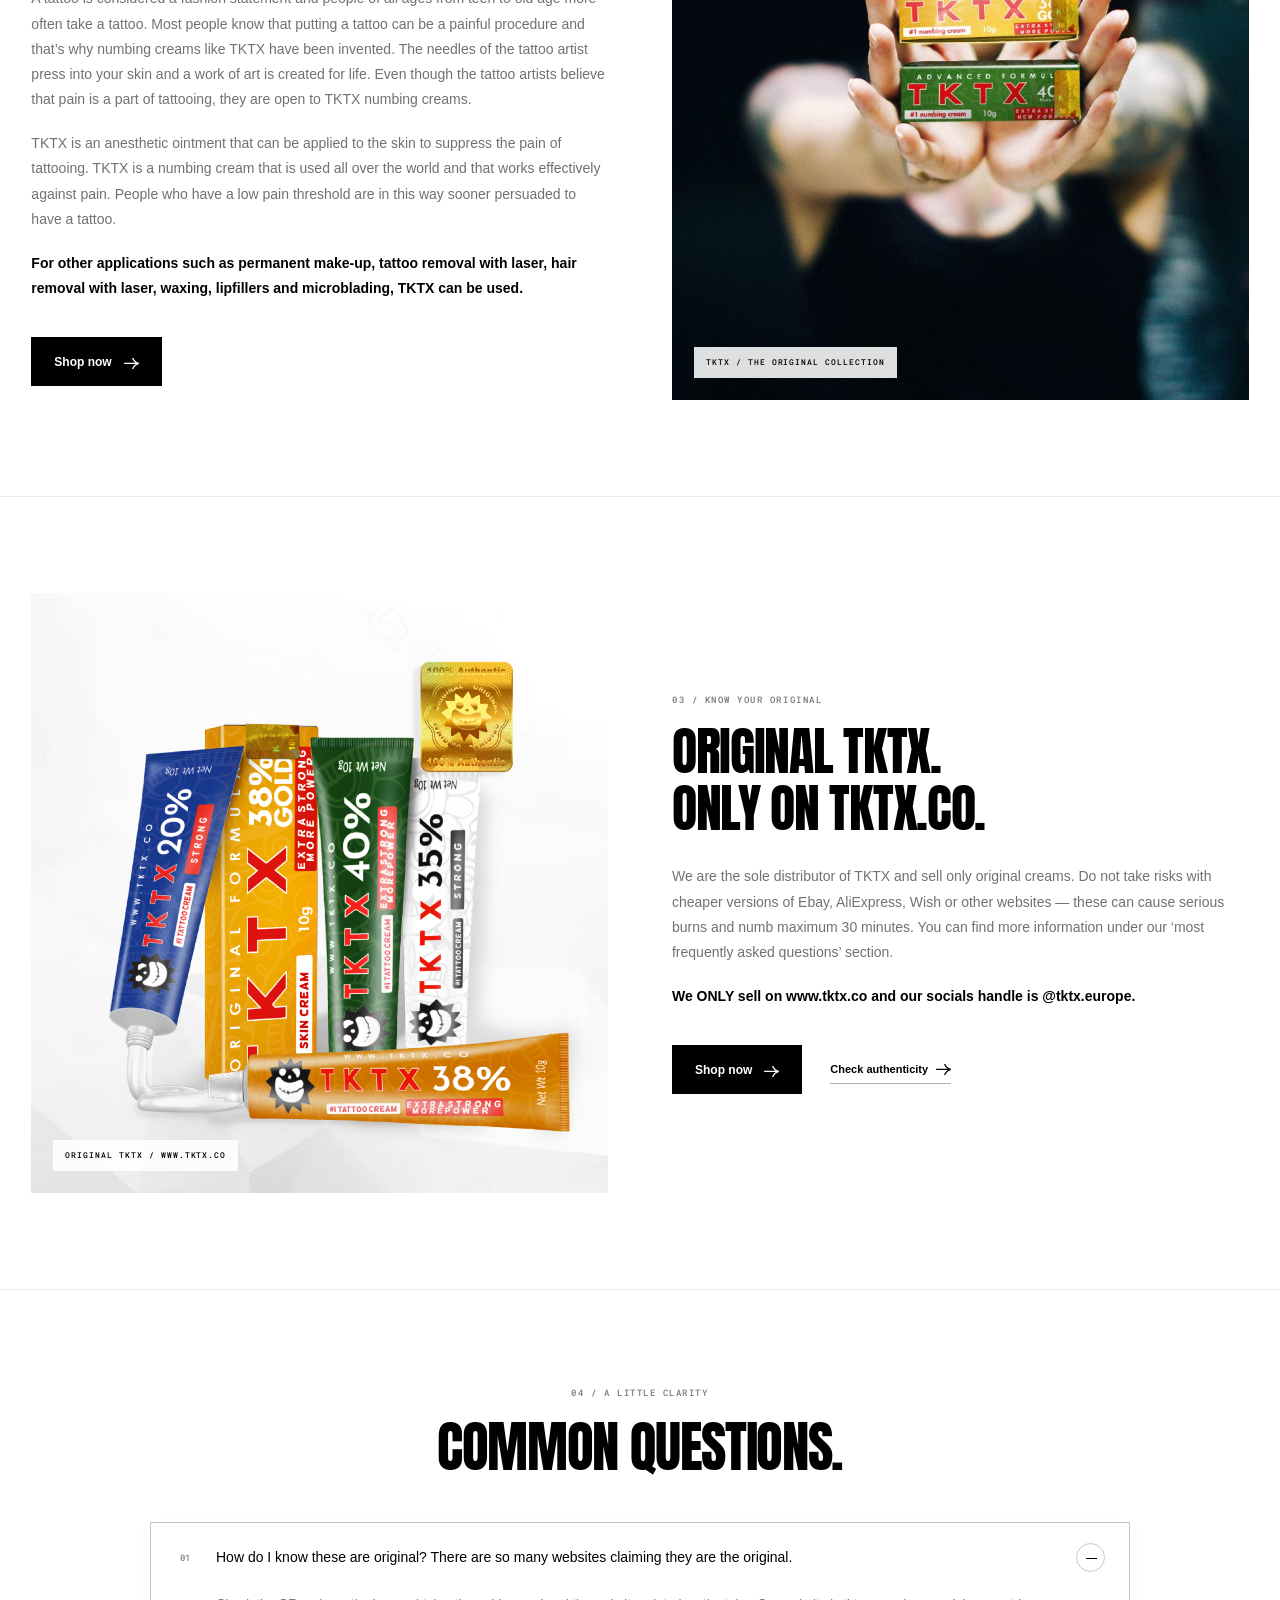
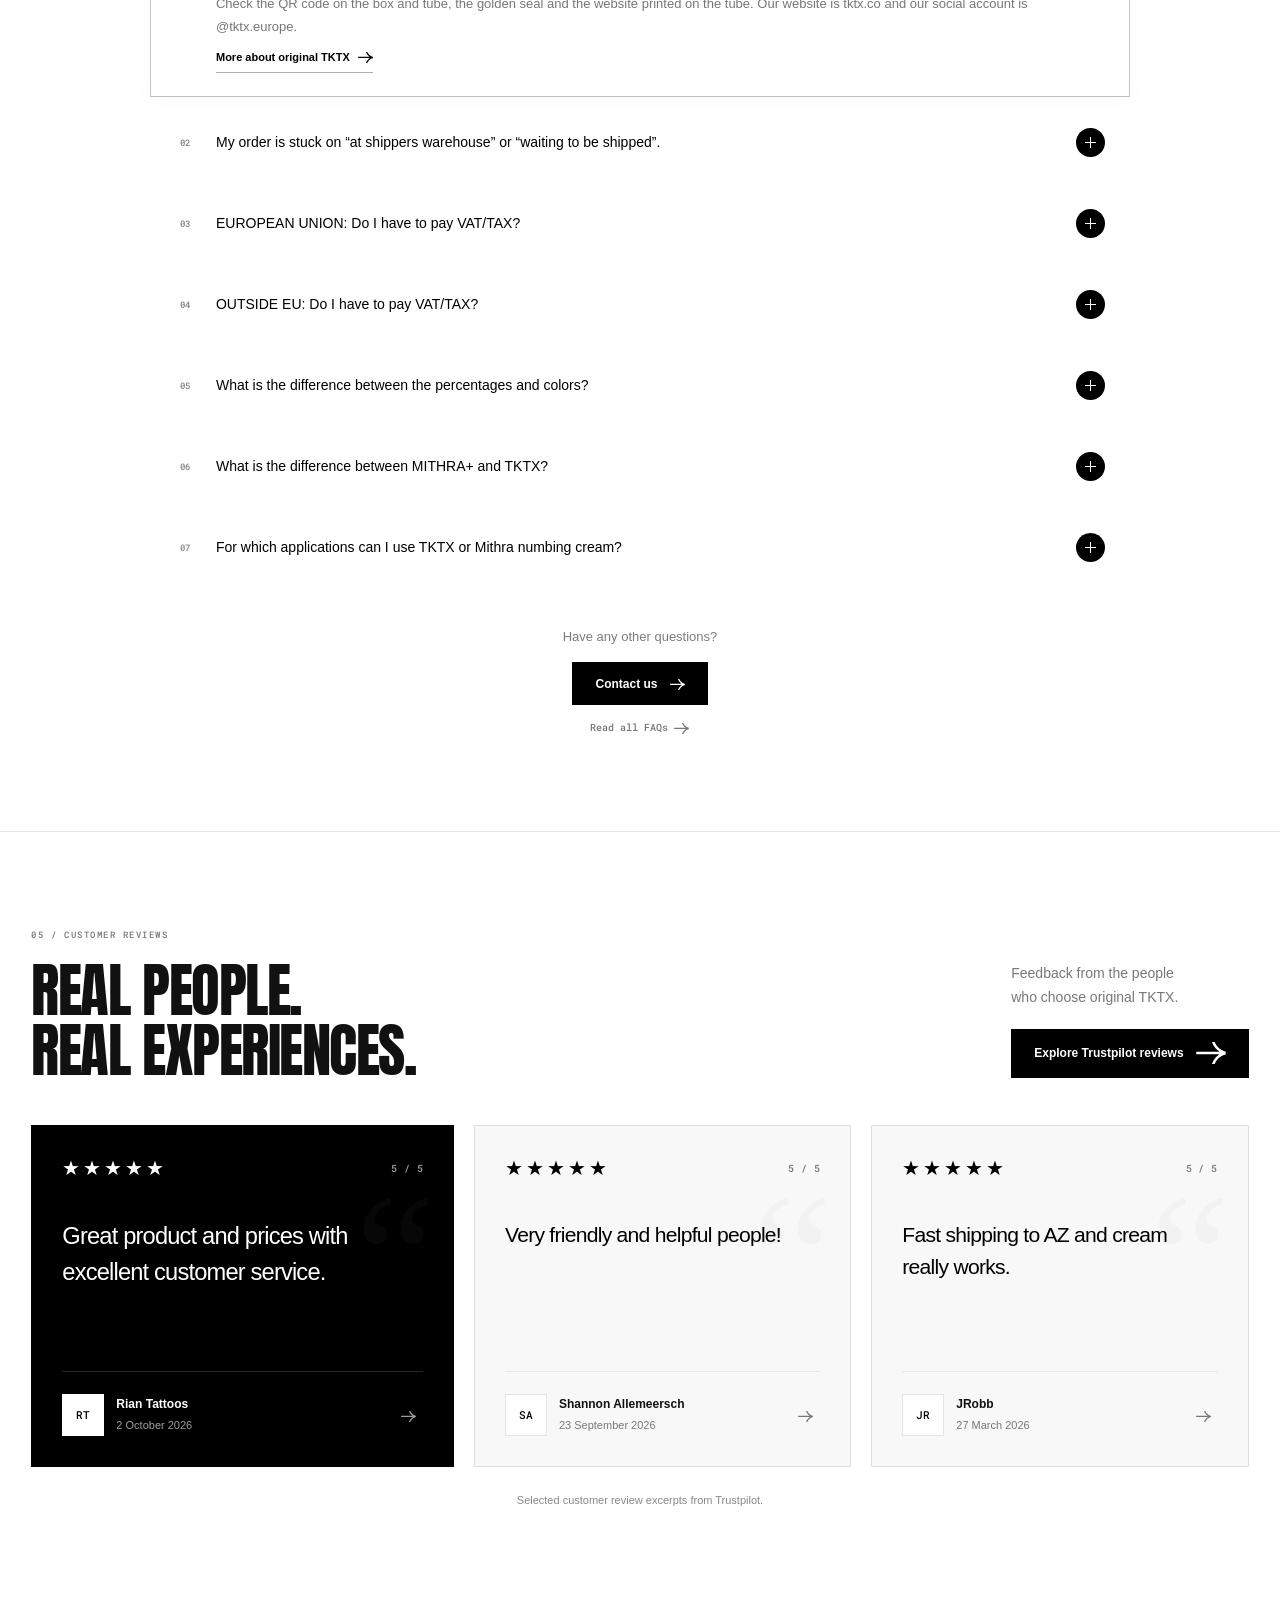
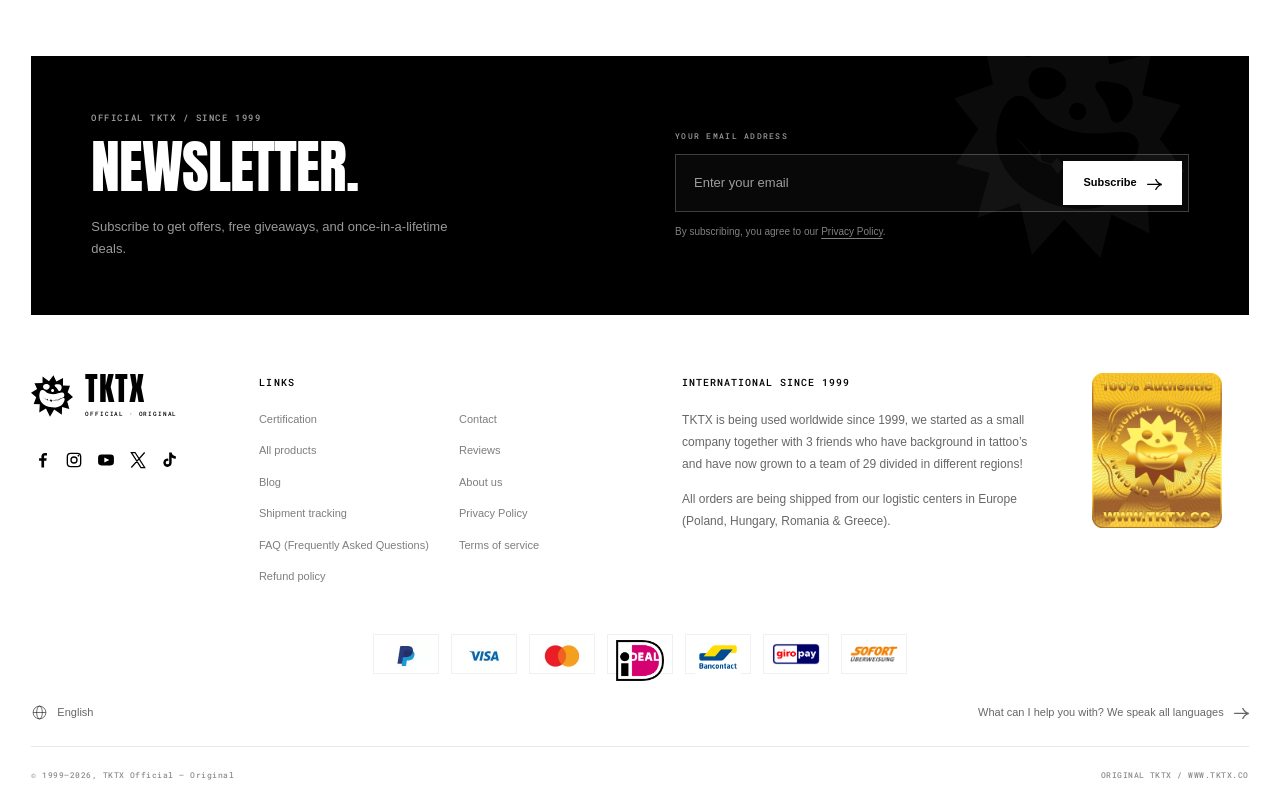
<file: index-banner-2.html>
<!doctype html>
<html lang="en">
<head>
<template id="__bundler_thumbnail"><svg xmlns="http://www.w3.org/2000/svg" viewBox="0 0 100 100"><rect width="100" height="100" fill="#000"/><text x="50" y="62" font-size="38" font-family="Impact,sans-serif" fill="#fff" text-anchor="middle">TKTX</text></svg></template>
  <meta charset="UTF-8">
  <meta name="viewport" content="width=device-width, initial-scale=1">
  <meta name="theme-color" content="#000000">
  <meta name="description" content="TKTX Official — Original Store. Original TKTX numbing cream, shipped from Europe.">
  <title>TKTX Official — Original Store</title>
  <link rel="icon" href="assets/tktx-logo-light.svg" type="image/svg+xml">
  <style>html,body{margin:0;min-width:320px;background:#000000}</style>
  <link rel="stylesheet" href="style.css?v=8">
  <link rel="stylesheet" href="home-sections.css?v=8">
  <link rel="stylesheet" href="footer-finish.css?v=3">
  <script src="script.js?v=3" defer></script>
  <script src="home-sections.js?v=1" defer></script>
  <link rel="stylesheet" href="catalog.css?v=16">
  <link rel="stylesheet" href="refine-final.css?v=6">
  <link rel="stylesheet" href="banner-options.css?v=5">
  <link rel="preload" href="assets/banner-option-2.jpg" as="image" fetchpriority="high">
</head>
<body>
  <main class="tktx-store">
    <section class="hero banner-v2" aria-labelledby="hero-title">
      <div class="announcement" role="region" aria-label="Store announcements">
        <p class="sr-only">Free delivery from €70. Read our reviews on Trustpilot. Shipping worldwide from Europe. Original TKTX numbing cream. Shipped next day from Europe.</p>
        <div class="announcement-track" aria-hidden="true">
          <div class="announcement-group"><span>FREE DELIVERY FROM €70</span><i>✦</i><span>READ OUR TRUSTPILOT REVIEWS</span><i>✦</i><span>SHIPPING WORLDWIDE FROM EUROPE</span><i>✦</i><span>ORIGINAL TKTX NUMBING CREAM.</span><i>✦</i><span>SHIPPED NEXT DAY FROM EUROPE.</span><i>✦</i></div>
          <div class="announcement-group"><span>FREE DELIVERY FROM €70</span><i>✦</i><span>READ OUR TRUSTPILOT REVIEWS</span><i>✦</i><span>SHIPPING WORLDWIDE FROM EUROPE</span><i>✦</i><span>ORIGINAL TKTX NUMBING CREAM.</span><i>✦</i><span>SHIPPED NEXT DAY FROM EUROPE.</span><i>✦</i></div>
        </div>
      </div>
      <div class="hero-image" aria-hidden="true"></div>
      <div class="hero-shade" aria-hidden="true"></div>
      <header class="header">
        <a class="brand" href="index.html" aria-label="TKTX home">
          <span class="brand-mark"><img src="assets/tktx-logo-dark.svg" alt="" width="44" height="44"></span>
          <span class="brand-name">TKTX<span>OFFICIAL · ORIGINAL</span></span>
        </a>
        <nav class="desktop-nav" aria-label="Main navigation">
          <a class="nav-link current" href="index.html" aria-current="page">Home</a>
          <a class="nav-link" href="index.html#products">Shop</a>
          <a class="nav-link" href="https://www.tktx.co/faq-frequently-asked-questions/">FAQ</a>
          <a class="nav-link" href="https://www.trustpilot.com/review/tktx.co" target="_blank" rel="noopener noreferrer">Reviews</a>
          <a class="nav-link" href="https://www.tktx.co/contact/">Contact</a>
          <a class="nav-link" href="https://www.tktx.co/certification/">Certification</a>
          <a class="nav-link" href="https://www.tktx.co/fake-tktx/">Authentic TKTX?</a>
          <a class="nav-link" href="https://www.tktx.co/about-us/">About us</a>
          <a class="nav-link" href="https://www.tktx.co/magazinea/">Blog</a>
        </nav>
        <div class="header-tools">
          <button class="icon-link search-toggle" aria-label="Search products" aria-haspopup="dialog"><svg viewBox="0 0 24 24" fill="none" stroke="currentColor" stroke-width="1.4" aria-hidden="true"><circle cx="10.75" cy="10.75" r="6.75"/><path d="m16 16 5 5"/></svg></button>
          <a class="icon-link account-link" href="https://www.tktx.co/my-account/" aria-label="Your account"><svg viewBox="0 0 24 24" fill="none" stroke="currentColor" stroke-width="1.4" aria-hidden="true"><circle cx="12" cy="8" r="3.5"/><path d="M4.5 21v-1.5a7.5 7.5 0 0 1 15 0V21"/></svg></a>
          <a class="icon-link cart-link" href="https://www.tktx.co/cart/" aria-label="Shopping bag"><svg viewBox="0 0 24 24" fill="none" stroke="currentColor" stroke-width="1.4" aria-hidden="true"><path d="M5 7.5h14l1 13H4l1-13Z"/><path d="M8.5 8V6a3.5 3.5 0 0 1 7 0v2"/></svg><span class="cart-count">0</span></a>
          <button class="menu-toggle" aria-expanded="false" aria-controls="mobile-nav" aria-label="Open menu"><span></span><span></span></button>
        </div>
      </header>
      <div class="hero-copy">
        <p class="eyebrow reveal">OFFICIAL FACTORY STORE · SINCE 1999</p>
        <h1 id="hero-title" aria-label="ORIGINAL TKTX NUMBING CREAM.">
          <span class="line"><span>ORIGINAL</span></span>
          <span class="line"><span>TKTX</span></span>
          <span class="line"><span>NUMBING</span></span>
          <span class="line"><span>CREAM.</span></span>
        </h1>
        <p class="description reveal">SHIPPED NEXT DAY FROM EUROPE.</p>
        <div class="actions reveal">
          <a class="button primary" href="index.html#products">Shop now <span aria-hidden="true"><span class="tktx-arrow" aria-hidden="true"></span></span></a>
          <a class="button secondary" href="https://www.trustpilot.com/review/tktx.co" target="_blank" rel="noopener noreferrer">Reviews</a>
        </div>
      </div>
      <footer class="hero-footer">
        <span>OFFICIAL FACTORY STORE · SINCE 1999</span>
        <span>SHIPPED NEXT DAY FROM EUROPE</span>
        <a class="store-status" href="index.html#products"><i aria-hidden="true"></i> ORIGINAL TKTX · SHOP NOW</a>
      </footer>
      <nav id="mobile-nav" class="mobile-nav" aria-label="Mobile navigation" inert>
        <a href="index.html">Home</a><a href="index.html#products">Shop <span aria-hidden="true"><span class="tktx-arrow" aria-hidden="true"></span></span></a>
        <a href="https://www.tktx.co/faq-frequently-asked-questions/">FAQ</a><a href="https://www.trustpilot.com/review/tktx.co" target="_blank" rel="noopener noreferrer">Reviews</a>
        <a href="https://www.tktx.co/contact/">Contact</a><a href="https://www.tktx.co/certification/">Certification</a>
        <a href="https://www.tktx.co/fake-tktx/">Authentic TKTX?</a><a href="https://www.tktx.co/about-us/">About us</a>
        <a href="https://www.tktx.co/magazinea/">Blog</a>
      </nav>
    </section>
    <section class="benefits-section" id="benefits" aria-labelledby="benefits-title">
      <div class="page-container">
        <p class="section-kicker center">ORIGINAL SINCE 1999</p>
        <h2 id="benefits-title" class="benefits-title">ORIGINAL TKTX NUMBING CREAM.</h2>
        <div class="benefits-grid compact-benefits">
          <article class="benefit"><div class="benefit-icon"><svg viewBox="0 0 48 48" fill="none" stroke="currentColor" stroke-width="1.5" stroke-linecap="round" stroke-linejoin="round" aria-hidden="true"><circle cx="24" cy="24" r="18"/><ellipse cx="24" cy="24" rx="8" ry="18"/><path d="M6 24h36M10 13h28M10 35h28"/></svg></div><h3>SHIPPING WORLDWIDE</h3><p>Shipped from Europe.<br>Free delivery on orders over €70.</p></article>
          <article class="benefit"><div class="benefit-icon"><svg viewBox="0 0 48 48" fill="none" stroke="currentColor" stroke-width="1.5" stroke-linecap="round" stroke-linejoin="round" aria-hidden="true"><path d="M5 8h38v27H30l-8 7v-7H5z"/><path d="m14 16 1.5 3.2 3.5.5-2.5 2.5.6 3.5-3.1-1.6-3.1 1.6.6-3.5L9 19.7l3.5-.5zM25 16l1.5 3.2 3.5.5-2.5 2.5.6 3.5-3.1-1.6-3.1 1.6.6-3.5-2.5-2.5 3.5-.5zM36 16l1.5 3.2 3.5.5-2.5 2.5.6 3.5-3.1-1.6-3.1 1.6.6-3.5-2.5-2.5 3.5-.5z" transform="translate(-1 0) scale(.97)"/></svg></div><h3>CUSTOMER REVIEWS</h3><p><a href="https://www.trustpilot.com/review/tktx.co" target="_blank" rel="noopener noreferrer">Read our reviews on Trustpilot <span class="tktx-arrow" aria-hidden="true"></span></a></p></article>
          
          <article class="benefit"><div class="benefit-icon"><svg viewBox="0 0 48 48" fill="none" stroke="currentColor" stroke-width="1.5" stroke-linecap="round" stroke-linejoin="round" aria-hidden="true"><path d="M5 15h10l-1 23H6L5 15ZM19 6h10l-1 32h-8L19 6ZM33 11h10l-1 27h-8l-1-27ZM7 38h6v5H7zM21 38h6v5h-6zM35 38h6v5h-6zM5 19h10M19 10h10M33 15h10"/><path d="M9 25h2M23 20h2M37 24h2"/></svg></div><h3>MULTIPLE STRENGTHS</h3><p>A range of strengths to choose from</p></article>
          <article class="benefit"><div class="benefit-icon"><svg viewBox="0 0 48 48" fill="none" stroke="currentColor" stroke-width="1.5" stroke-linecap="round" stroke-linejoin="round" aria-hidden="true"><path d="M7 7h13v13H7zM28 7h13v13H28zM7 28h13v13H7z"/><path d="M11 11h5v5h-5zM32 11h5v5h-5zM11 32h5v5h-5zM28 27h5v6h-5zM38 27h3v6M27 38h6v3M38 38h3v3M20 24h4M24 7v4M24 16v8M7 24h6M34 24v3M24 33v5"/></svg></div><h3>ANTI-FAKE QR CODE</h3><p>QR code on the box and tube</p></article>
        </div>
      </div>
    </section>
    <section class="products-section" id="products" aria-labelledby="products-title">
      <div class="page-container">
        <header class="products-heading"><div><p class="section-kicker">01 / FIND YOUR ORIGINAL</p><h2 id="products-title">CHOOSE YOUR STRENGTH.</h2></div><a class="collection-all" href="index.html#products">Shop all products <span aria-hidden="true"><span class="tktx-arrow" aria-hidden="true"></span></span></a></header>
        <div class="shop-grid">
<article class="shop-card" data-product="blue"><a class="shop-card-image" href="product-blue.html" aria-label="View BLUE TKTX NUMBING CREAM"><span class="shop-card-badge">NUMBING CREAM</span><img class="shop-packshot" src="assets/products/blue.webp" alt="BLUE TKTX NUMBING CREAM — TKTX 20% Blue" width="900" height="900" loading="lazy" decoding="async"></a><div class="shop-card-body"><p class="shop-card-label">NUMBING CREAM · 10g</p><h3><a href="product-blue.html">BLUE TKTX NUMBING CREAM</a></h3><p class="shop-card-description"><span>Classic</span><span class="card-duration">1-2 Hours</span></p><div class="catalog-price"><strong>€6.99</strong><span class="stock-label ">Sold out</span></div><div class="shop-card-bottom"><span class="variant-pill">TKTX 20% Blue</span><a class="buy-button" href="product-blue.html" aria-label="View BLUE TKTX NUMBING CREAM details">View product <span aria-hidden="true"><span class="tktx-arrow" aria-hidden="true"></span></span></a></div></div></article><article class="shop-card" data-product="white"><a class="shop-card-image" href="product-white.html" aria-label="View WHITE TKTX NUMBING CREAM"><span class="shop-card-badge">NUMBING CREAM</span><img class="shop-packshot" src="assets/products/white.webp" alt="WHITE TKTX NUMBING CREAM — 35% White" width="900" height="900" loading="lazy" decoding="async"></a><div class="shop-card-body"><p class="shop-card-label">NUMBING CREAM · 10g</p><h3><a href="product-white.html">WHITE TKTX NUMBING CREAM</a></h3><p class="shop-card-description"><span>Strong</span><span class="card-duration">2-3 Hours</span></p><div class="catalog-price"><strong>€9.49</strong><span class="stock-label ">Sold out</span></div><div class="shop-card-bottom"><span class="variant-pill">35% White</span><a class="buy-button" href="product-white.html" aria-label="View WHITE TKTX NUMBING CREAM details">View product <span aria-hidden="true"><span class="tktx-arrow" aria-hidden="true"></span></span></a></div></div></article><article class="shop-card" data-product="gold"><a class="shop-card-image" href="product-gold.html" aria-label="View GOLD TKTX NUMBING CREAM"><span class="shop-card-badge">NUMBING CREAM</span><img class="shop-packshot" src="assets/products/gold.webp" alt="GOLD TKTX NUMBING CREAM — 38% Gold" width="900" height="900" loading="lazy" decoding="async"></a><div class="shop-card-body"><p class="shop-card-label">NUMBING CREAM · 10g</p><h3><a href="product-gold.html">GOLD TKTX NUMBING CREAM</a></h3><p class="shop-card-description"><span>Extra Strong</span><span class="card-duration">3-4 Hours</span></p><div class="catalog-price"><del>€11.99</del> <strong>€9.95</strong><span class="stock-label ">Sold out</span></div><div class="shop-card-bottom"><span class="variant-pill">38% Gold</span><a class="buy-button" href="product-gold.html" aria-label="View GOLD TKTX NUMBING CREAM details">View product <span aria-hidden="true"><span class="tktx-arrow" aria-hidden="true"></span></span></a></div></div></article><article class="shop-card" data-product="green"><a class="shop-card-image" href="product-green.html" aria-label="View GREEN TKTX NUMBING CREAM"><span class="shop-card-badge">NUMBING CREAM</span><img class="shop-packshot" src="assets/products/green.jpg" alt="GREEN TKTX NUMBING CREAM — 40% Green" width="900" height="900" loading="lazy" decoding="async"></a><div class="shop-card-body"><p class="shop-card-label">NUMBING CREAM · 10g</p><h3><a href="product-green.html">GREEN TKTX NUMBING CREAM</a></h3><p class="shop-card-description"><span>Extra Strong+</span><span class="card-duration">3-5 Hours</span></p><div class="catalog-price"><strong>€12.99</strong><span class="stock-label available">In stock</span></div><div class="shop-card-bottom"><span class="variant-pill">40% Green</span><a class="buy-button" href="product-green.html" aria-label="View GREEN TKTX NUMBING CREAM details">View product <span aria-hidden="true"><span class="tktx-arrow" aria-hidden="true"></span></span></a></div></div></article><article class="shop-card" data-product="mithra"><a class="shop-card-image" href="product-mithra.html" aria-label="View MITHRA NUMBING CREAM"><span class="shop-card-badge">NUMBING CREAM</span><img class="shop-packshot" src="assets/products/mithra.jpg" alt="MITHRA NUMBING CREAM — 45% Mithra" width="900" height="900" loading="lazy" decoding="async"></a><div class="shop-card-body"><p class="shop-card-label">NUMBING CREAM · 10g</p><h3><a href="product-mithra.html">MITHRA NUMBING CREAM</a></h3><p class="shop-card-description"><span>Extra Strong+</span><span class="card-duration">3.5-5.5 Hours</span></p><div class="catalog-price"><strong>€14.99</strong><span class="stock-label ">Sold out</span></div><div class="shop-card-bottom"><span class="variant-pill">45% Mithra</span><a class="buy-button" href="product-mithra.html" aria-label="View MITHRA NUMBING CREAM details">View product <span aria-hidden="true"><span class="tktx-arrow" aria-hidden="true"></span></span></a></div></div></article><article class="shop-card" data-product="golden-butter"><a class="shop-card-image" href="product-golden-butter.html" aria-label="View GOLDEN BUTTER"><span class="shop-card-badge">TATTOO AFTERCARE</span><img class="shop-packshot" src="assets/products/golden-butter.webp" alt="GOLDEN BUTTER — 30g AFTERCARE tube and packaging" width="900" height="900" loading="lazy" decoding="async"></a><div class="shop-card-body"><p class="shop-card-label">TATTOO AFTERCARE · 30g</p><h3><a href="product-golden-butter.html">GOLDEN BUTTER</a></h3><p class="shop-card-description">Shea butter & natural ingredients</p><div class="catalog-price"><del>€12.99</del> <strong>€7.99</strong><span class="stock-label available">In stock</span></div><div class="shop-card-bottom"><span class="variant-pill">30g AFTERCARE</span><a class="buy-button" href="product-golden-butter.html" aria-label="View GOLDEN BUTTER details">View product <span aria-hidden="true"><span class="tktx-arrow" aria-hidden="true"></span></span></a></div></div></article>
</div><p class="duration-note">Durations are manufacturer estimates and vary by person and area of application.</p></div></section>
    <section class="story-section" id="about-tktx" aria-labelledby="story-title">
      <div class="page-container story-grid">
        <div class="story-copy">
          <p class="section-kicker">02 / THE ORIGINAL TKTX</p>
          <h2 id="story-title">NUMBING CREAM<br>OF TKTX.</h2>
          <div class="story-text">
            <p>A tattoo is considered a fashion statement and people of all ages from teen to old age more often take a tattoo. Most people know that putting a tattoo can be a painful procedure and that’s why numbing creams like TKTX have been invented. The needles of the tattoo artist press into your skin and a work of art is created for life. Even though the tattoo artists believe that pain is a part of tattooing, they are open to TKTX numbing creams.</p>
            <p>TKTX is an anesthetic ointment that can be applied to the skin to suppress the pain of tattooing. TKTX is a numbing cream that is used all over the world and that works effectively against pain. People who have a low pain threshold are in this way sooner persuaded to have a tattoo.</p>
            <p class="story-emphasis">For other applications such as permanent make-up, tattoo removal with laser, hair removal with laser, waxing, lipfillers and microblading, TKTX can be used.</p>
          </div>
          <a class="dark-button" href="index.html#products">Shop now <span aria-hidden="true"><span class="tktx-arrow" aria-hidden="true"></span></span></a>
        </div>
        <figure class="story-image product-feature-image"><img src="assets/min-green-gold-hands.jpg" alt="Hands holding TKTX Gold and TKTX Green numbing cream boxes" width="1680" height="1119" loading="lazy" decoding="async"><figcaption>TKTX / THE ORIGINAL COLLECTION</figcaption></figure>
      </div>
    </section>
    
    <section class="authentic-section" id="original-tktx" aria-labelledby="authentic-title">
      <div class="page-container story-grid authenticity-grid">
        <figure class="story-image authentic-image"><img src="assets/tktx-original-collection.png" alt="Original TKTX Blue, Gold, Green and White products with gold authenticity seal" width="2048" height="1024" loading="lazy" decoding="async"><figcaption>ORIGINAL TKTX / WWW.TKTX.CO</figcaption></figure>
        <div class="story-copy">
          <p class="section-kicker">03 / KNOW YOUR ORIGINAL</p>
          <h2 id="authentic-title">ORIGINAL TKTX.<br>ONLY ON TKTX.CO.</h2>
          <div class="story-text"><p>We are the sole distributor of TKTX and sell only original creams. Do not take risks with cheaper versions of Ebay, AliExpress, Wish or other websites — these can cause serious burns and numb maximum 30 minutes. You can find more information under our ‘most frequently asked questions’ section.</p><p class="story-emphasis">We ONLY sell on www.tktx.co and our socials handle is @tktx.europe.</p></div>
          <div class="story-actions"><a class="dark-button" href="index.html#products">Shop now <span aria-hidden="true"><span class="tktx-arrow" aria-hidden="true"></span></span></a><a class="text-link" href="https://www.tktx.co/fake-tktx/">Check authenticity <span aria-hidden="true"><span class="tktx-arrow" aria-hidden="true"></span></span></a></div>
        </div>
      </div>
    </section>
    <section class="faq-section" id="faq" aria-labelledby="faq-title">
      <div class="page-container">
        <header class="faq-heading"><p class="section-kicker">04 / A LITTLE CLARITY</p><h2 id="faq-title">COMMON QUESTIONS.</h2></header>
        <div class="faq-list">
          <details class="faq-item" name="tktx-faq" open style="border-radius:0"><summary><span class="faq-number">01</span><span>How do I know these are original? There are so many websites claiming they are the original.</span><span class="faq-toggle" aria-hidden="true"></span></summary><div class="faq-answer"><p>Check the QR code on the box and tube, the golden seal and the website printed on the tube. Our website is tktx.co and our social account is @tktx.europe.</p><a class="text-link" href="https://www.tktx.co/fake-tktx/">More about original TKTX <span class="tktx-arrow" aria-hidden="true"></span></a></div></details>
          <details class="faq-item" name="tktx-faq"><summary><span class="faq-number">02</span><span>My order is stuck on “at shippers warehouse” or “waiting to be shipped”.</span><span class="faq-toggle" aria-hidden="true"></span></summary><div class="faq-answer"><p>Tracking updates when the parcel reaches your country. If you have received a tracking number, your order is on its way.</p></div></details>
          <details class="faq-item" name="tktx-faq"><summary><span class="faq-number">03</span><span>EUROPEAN UNION: Do I have to pay VAT/TAX?</span><span class="faq-toggle" aria-hidden="true"></span></summary><div class="faq-answer"><p>It is included. Orders ship from within Europe.</p></div></details>
          <details class="faq-item" name="tktx-faq"><summary><span class="faq-number">04</span><span>OUTSIDE EU: Do I have to pay VAT/TAX?</span><span class="faq-toggle" aria-hidden="true"></span></summary><div class="faq-answer"><p>Charges depend on your local government’s rules. Contact us if you need help with your order.</p></div></details>
          <details class="faq-item" name="tktx-faq"><summary><span class="faq-number">05</span><span>What is the difference between the percentages and colors?</span><span class="faq-toggle" aria-hidden="true"></span></summary><div class="faq-answer"><p>The versions are Blue 20%, White 35%, Gold 38%, Green 40% and Mithra 45%. See the product page for each option. Times can vary by person and application area.</p></div></details>
          <details class="faq-item" name="tktx-faq"><summary><span class="faq-number">06</span><span>What is the difference between MITHRA+ and TKTX?</span><span class="faq-toggle" aria-hidden="true"></span></summary><div class="faq-answer"><p>The companies have joined. Mithra+ has a thicker pink cream; TKTX has a white cream.</p></div></details>
          <details class="faq-item" name="tktx-faq"><summary><span class="faq-number">07</span><span>For which applications can I use TKTX or Mithra numbing cream?</span><span class="faq-toggle" aria-hidden="true"></span></summary><div class="faq-answer"><p>The site lists tattooing, piercing, waxing, laser procedures, permanent make-up and microblading. Read the full product information and FAQ for details.</p></div></details>
        </div>
        <div class="faq-contact"><p>Have any other questions?</p><a class="dark-button" href="https://www.tktx.co/contact/">Contact us <span aria-hidden="true"><span class="tktx-arrow" aria-hidden="true"></span></span></a><a class="faq-more" href="https://www.tktx.co/faq-frequently-asked-questions/">Read all FAQs <span class="tktx-arrow" aria-hidden="true"></span></a></div>
      </div>
    </section>
    <section class="customer-stories" id="customer-reviews" aria-labelledby="trustpilot-title">
      <div class="page-container">
        <header class="customer-stories-heading"><div><p class="section-kicker">05 / CUSTOMER REVIEWS</p><h2 id="trustpilot-title">REAL PEOPLE.<br>REAL EXPERIENCES.</h2></div><div class="reviews-heading-aside"><p>Feedback from the people<br>who choose original TKTX.</p><a class="dark-button reviews-all" href="https://www.trustpilot.com/review/tktx.co" target="_blank" rel="noopener noreferrer">Explore Trustpilot reviews <span aria-hidden="true"><span class="tktx-arrow" aria-hidden="true"></span></span></a></div></header>
        <div class="customer-stories-grid">
          <figure class="customer-story featured-story"><div class="customer-story-top"><span class="review-stars" aria-hidden="true">★★★★★</span><span class="review-quote-mark" aria-hidden="true">“</span><span class="review-individual-rating" aria-label="Rated 5 out of 5">5 / 5</span></div><blockquote><p>Great product and prices with excellent customer service.</p></blockquote><figcaption><span class="review-avatar" aria-hidden="true">RT</span><span class="review-author"><strong>Rian Tattoos</strong><time datetime="2026-10-02">2 October 2026</time></span><a href="https://www.trustpilot.com/reviews/6ac542aa2cc6e7955d48ad70" target="_blank" rel="noopener noreferrer" aria-label="Read Rian Tattoos’ review on Trustpilot"><span class="tktx-arrow" aria-hidden="true"></span></a></figcaption></figure>
          <figure class="customer-story"><div class="customer-story-top"><span class="review-stars" aria-hidden="true">★★★★★</span><span class="review-quote-mark" aria-hidden="true">“</span><span class="review-individual-rating" aria-label="Rated 5 out of 5">5 / 5</span></div><blockquote><p>Very friendly and helpful people!</p></blockquote><figcaption><span class="review-avatar" aria-hidden="true">SA</span><span class="review-author"><strong>Shannon Allemeersch</strong><time datetime="2026-09-23">23 September 2026</time></span><a href="https://www.trustpilot.com/reviews/6ab52eef2d8ec61a7e86c768" target="_blank" rel="noopener noreferrer" aria-label="Read Shannon Allemeersch’s review on Trustpilot"><span class="tktx-arrow" aria-hidden="true"></span></a></figcaption></figure>
          <figure class="customer-story"><div class="customer-story-top"><span class="review-stars" aria-hidden="true">★★★★★</span><span class="review-quote-mark" aria-hidden="true">“</span><span class="review-individual-rating" aria-label="Rated 5 out of 5">5 / 5</span></div><blockquote><p>Fast shipping to AZ and cream really works.</p></blockquote><figcaption><span class="review-avatar" aria-hidden="true">JR</span><span class="review-author"><strong>JRobb</strong><time datetime="2026-03-27">27 March 2026</time></span><a href="https://www.trustpilot.com/review/tktx.co" target="_blank" rel="noopener noreferrer" aria-label="View JRobb’s review on the TKTX Trustpilot profile"><span class="tktx-arrow" aria-hidden="true"></span></a></figcaption></figure>
        </div>
        <div class="reviews-section-bottom"><p>Selected customer review excerpts from Trustpilot.</p></div>
      </div>
    </section>
    <footer class="site-footer" id="footer" role="contentinfo">
      <div class="page-container">
        <div class="newsletter-panel">
          <div class="newsletter-copy"><p class="section-kicker">OFFICIAL TKTX / SINCE 1999</p><h2>NEWSLETTER.</h2><p class="newsletter-description">Subscribe to get offers, free giveaways, and once-in-a-lifetime deals.</p></div>
          <form class="newsletter-form"><label class="newsletter-label" for="newsletter-email">YOUR EMAIL ADDRESS</label>
            <div class="newsletter-input-row"><input class="newsletter-input" id="newsletter-email" type="email" name="email" placeholder="Enter your email" autocomplete="email" required><button class="newsletter-submit" type="submit">Subscribe <span aria-hidden="true"><span class="tktx-arrow" aria-hidden="true"></span></span></button></div>
            <p class="newsletter-privacy">By subscribing, you agree to our <a href="https://www.tktx.co/privacy-policy-2/">Privacy Policy</a>.</p><p class="newsletter-feedback" role="status" hidden></p>
          </form>
        </div>
        <div class="footer-main">
          <div class="footer-about"><a class="footer-brand" href="index.html" aria-label="TKTX home"><img src="assets/tktx-logo-dark.svg" alt="" width="42" height="42"><span class="footer-wordmark">TKTX<small>OFFICIAL · ORIGINAL</small></span></a><div class="footer-socials" aria-label="Social accounts"><a href="https://www.facebook.com/TKTX.Europe" aria-label="Facebook" target="_blank" rel="noopener noreferrer"><svg viewBox="0 0 24 24" aria-hidden="true"><path d="M14.5 21v-8h2.7l.4-3h-3.1V8c0-.9.3-1.5 1.6-1.5H18V3.8c-.4-.1-1.4-.2-2.5-.2-2.5 0-4.2 1.5-4.2 4.3V10H8.5v3h2.8v8z" fill="currentColor"/></svg></a><a href="https://www.instagram.com/tktx.europe" aria-label="Instagram" target="_blank" rel="noopener noreferrer"><svg viewBox="0 0 24 24" aria-hidden="true"><rect x="4" y="4" width="16" height="16" rx="4" fill="none" stroke="currentColor" stroke-width="1.6"/><circle cx="12" cy="12" r="3.6" fill="none" stroke="currentColor" stroke-width="1.6"/><circle cx="17.3" cy="6.8" r="1" fill="currentColor"/></svg></a><a href="https://www.youtube.com/@tktx.co.europe/shorts" aria-label="YouTube" target="_blank" rel="noopener noreferrer"><svg viewBox="0 0 24 24" aria-hidden="true"><rect x="2.5" y="5.5" width="19" height="13" rx="4" fill="currentColor"/><path d="m10 9 6 3-6 3z" fill="#ffffff"/></svg></a><a href="https://x.com/TKTX_europe" aria-label="X" target="_blank" rel="noopener noreferrer"><svg viewBox="0 0 24 24" aria-hidden="true"><path d="M4 3h4.5L20 21h-4.5L4 3Zm16 0L4 21" fill="none" stroke="currentColor" stroke-width="1.5"/></svg></a><a href="https://www.tiktok.com/@tktx.europe" aria-label="TikTok" target="_blank" rel="noopener noreferrer"><svg viewBox="0 0 24 24" aria-hidden="true"><path d="M14 3v12.3a5 5 0 1 1-4-4.9v3a2 2 0 1 0 1 1.9V3h3c.5 2.7 2 4.1 5 4.5v3A9 9 0 0 1 14 9" fill="currentColor"/></svg></a></div></div>
          <nav class="footer-column footer-links" aria-label="Footer links"><h3>LINKS</h3><ul><li><a href="https://www.tktx.co/certification/">Certification</a></li><li><a href="https://www.tktx.co/contact/">Contact</a></li><li><a href="index.html#products">All products</a></li><li><a href="https://www.trustpilot.com/review/tktx.co" target="_blank" rel="noopener noreferrer">Reviews</a></li><li><a href="https://www.tktx.co/magazinea/">Blog</a></li><li><a href="https://www.tktx.co/about-us/">About us</a></li><li><a href="https://www.tktx.co/ts-shipment-tracking/">Shipment tracking</a></li><li><a href="https://www.tktx.co/privacy-policy-2/">Privacy Policy</a></li><li><a href="https://www.tktx.co/faq-frequently-asked-questions/">FAQ (Frequently Asked Questions)</a></li><li><a href="https://www.tktx.co/terms-of-service/">Terms of service</a></li><li><a href="https://www.tktx.co/return-and-refund-policy/">Refund policy</a></li></ul></nav>
          <div class="footer-history"><h3>INTERNATIONAL SINCE 1999</h3><p>TKTX is being used worldwide since 1999, we started as a small company together with 3 friends who have background in tattoo’s and have now grown to a team of 29 divided in different regions!</p><p>All orders are being shipped from our logistic centers in Europe (Poland, Hungary, Romania &amp; Greece).</p></div>
          <div class="footer-authenticity"><img src="assets/tktx-gold-authentic-seal.png" alt="TKTX 100% Authentic gold seal — www.tktx.co" width="328" height="390" loading="lazy"></div>
        </div>
        <div class="footer-payments" aria-label="Payment methods"><span><img src="assets/payment-paypal.webp" alt="PayPal" width="68" height="40" loading="lazy"></span><span><img src="assets/payment-visa.webp" alt="Visa" width="68" height="40" loading="lazy"></span><span><img src="assets/payment-mastercard.webp" alt="Mastercard" width="68" height="40" loading="lazy"></span><span><img src="assets/payment-ideal.webp" alt="iDEAL" width="68" height="40" loading="lazy"></span><span><img src="assets/payment-bancontact.webp" alt="Bancontact" width="68" height="40" loading="lazy"></span><span><img src="assets/payment-giropay.webp" alt="Giropay" width="68" height="40" loading="lazy"></span><span><img src="assets/payment-sofort.webp" alt="Sofort" width="68" height="40" loading="lazy"></span></div>
        <div class="footer-service"><span class="footer-language"><svg viewBox="0 0 24 24" fill="none" stroke="currentColor" stroke-width="1.3" aria-hidden="true"><circle cx="12" cy="12" r="9"/><ellipse cx="12" cy="12" rx="4" ry="9"/><path d="M3 12h18"/></svg>English</span><a href="https://www.tktx.co/contact/">What can I help you with? We speak all languages <span aria-hidden="true"><span class="tktx-arrow" aria-hidden="true"></span></span></a></div>
        <div class="footer-bottom"><span>© 1999–2026, TKTX Official – Original</span><span>ORIGINAL TKTX / WWW.TKTX.CO</span></div>
      </div>
    </footer>
  <dialog class="search-panel" id="search-panel" aria-labelledby="search-title">
    <button class="panel-close" aria-label="Close search">×</button>
    <p class="eyebrow">TKTX OFFICIAL · ORIGINAL STORE</p>
    <h2 id="search-title">FIND YOUR TKTX.</h2>
    <form action="https://www.tktx.co/" method="get" class="search-form">
      <label class="sr-only" for="product-search">Search products</label>
      <input id="product-search" type="search" name="s" placeholder="Search products…" required>
      <input type="hidden" name="post_type" value="product">
      <button class="button" type="submit">Search <span class="tktx-arrow" aria-hidden="true"></span></button>
    </form>
  </dialog>
  </main>
</body>
</html>
</file>
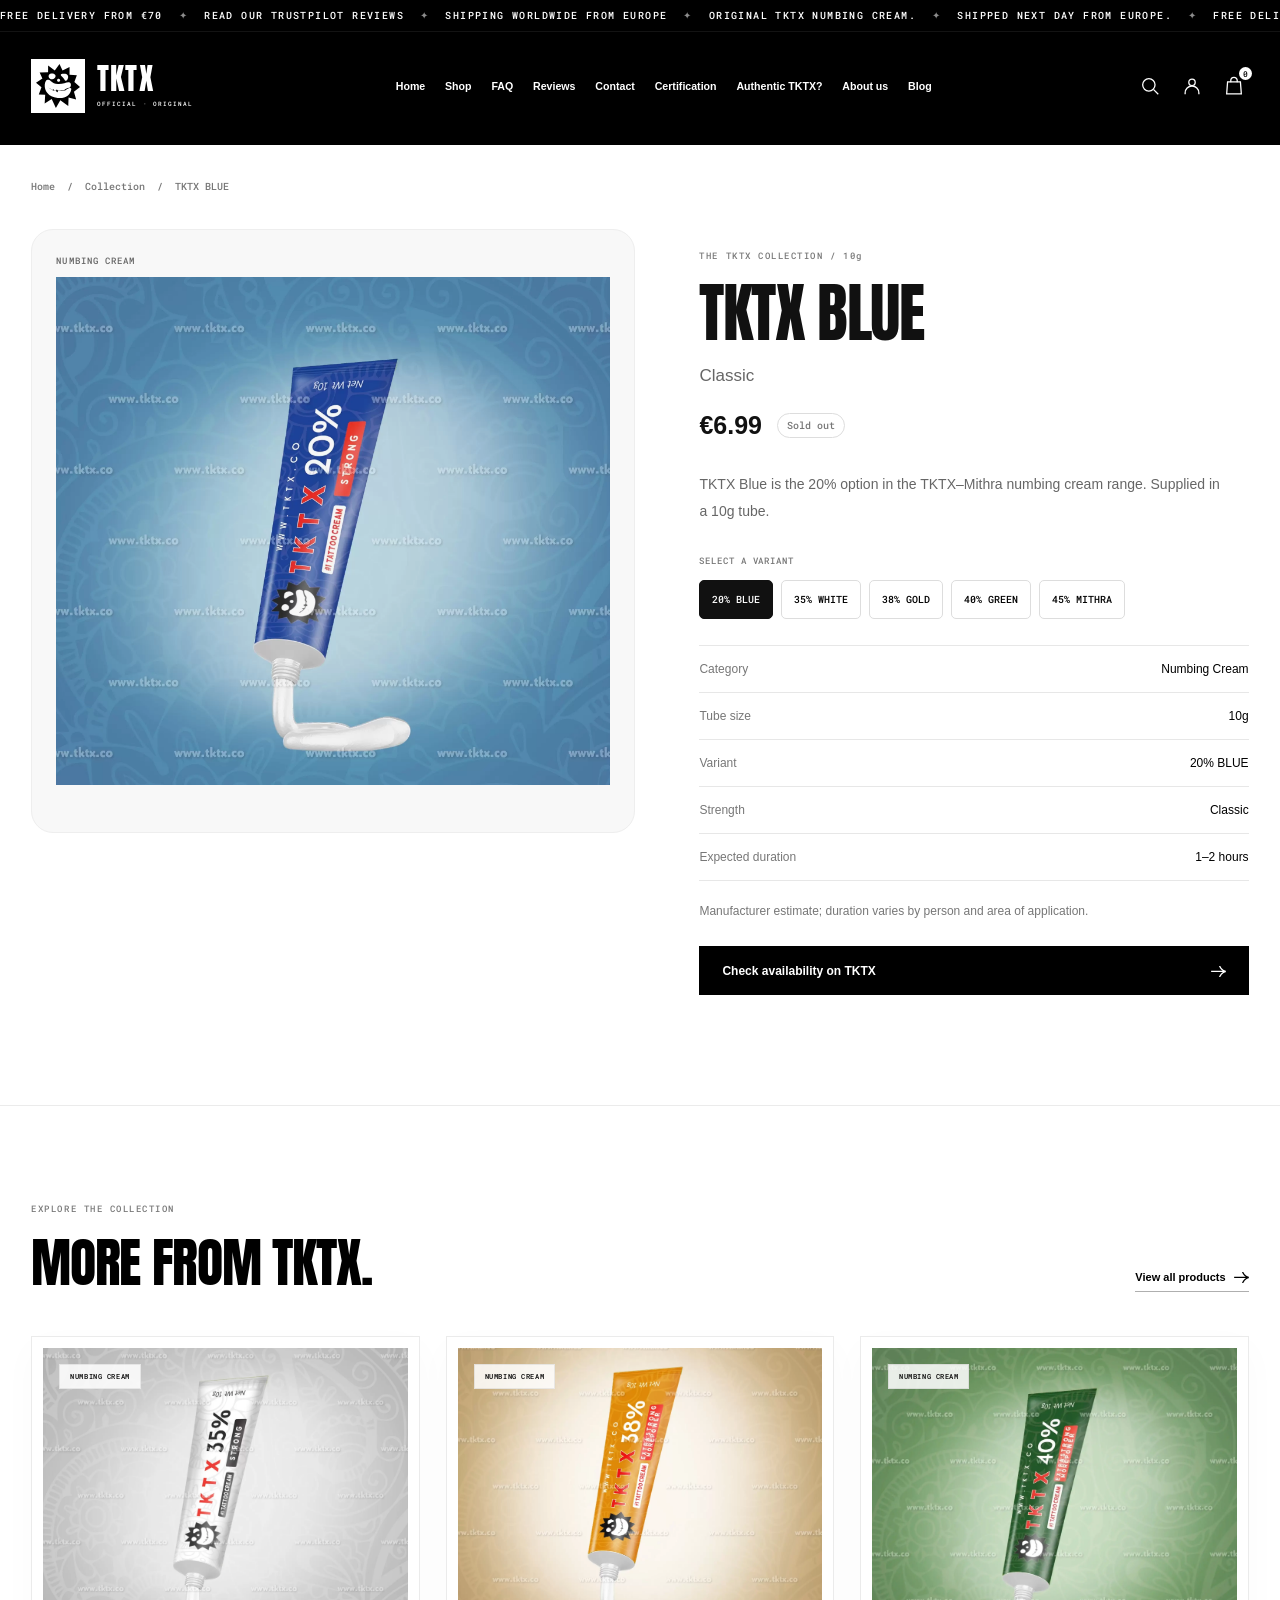
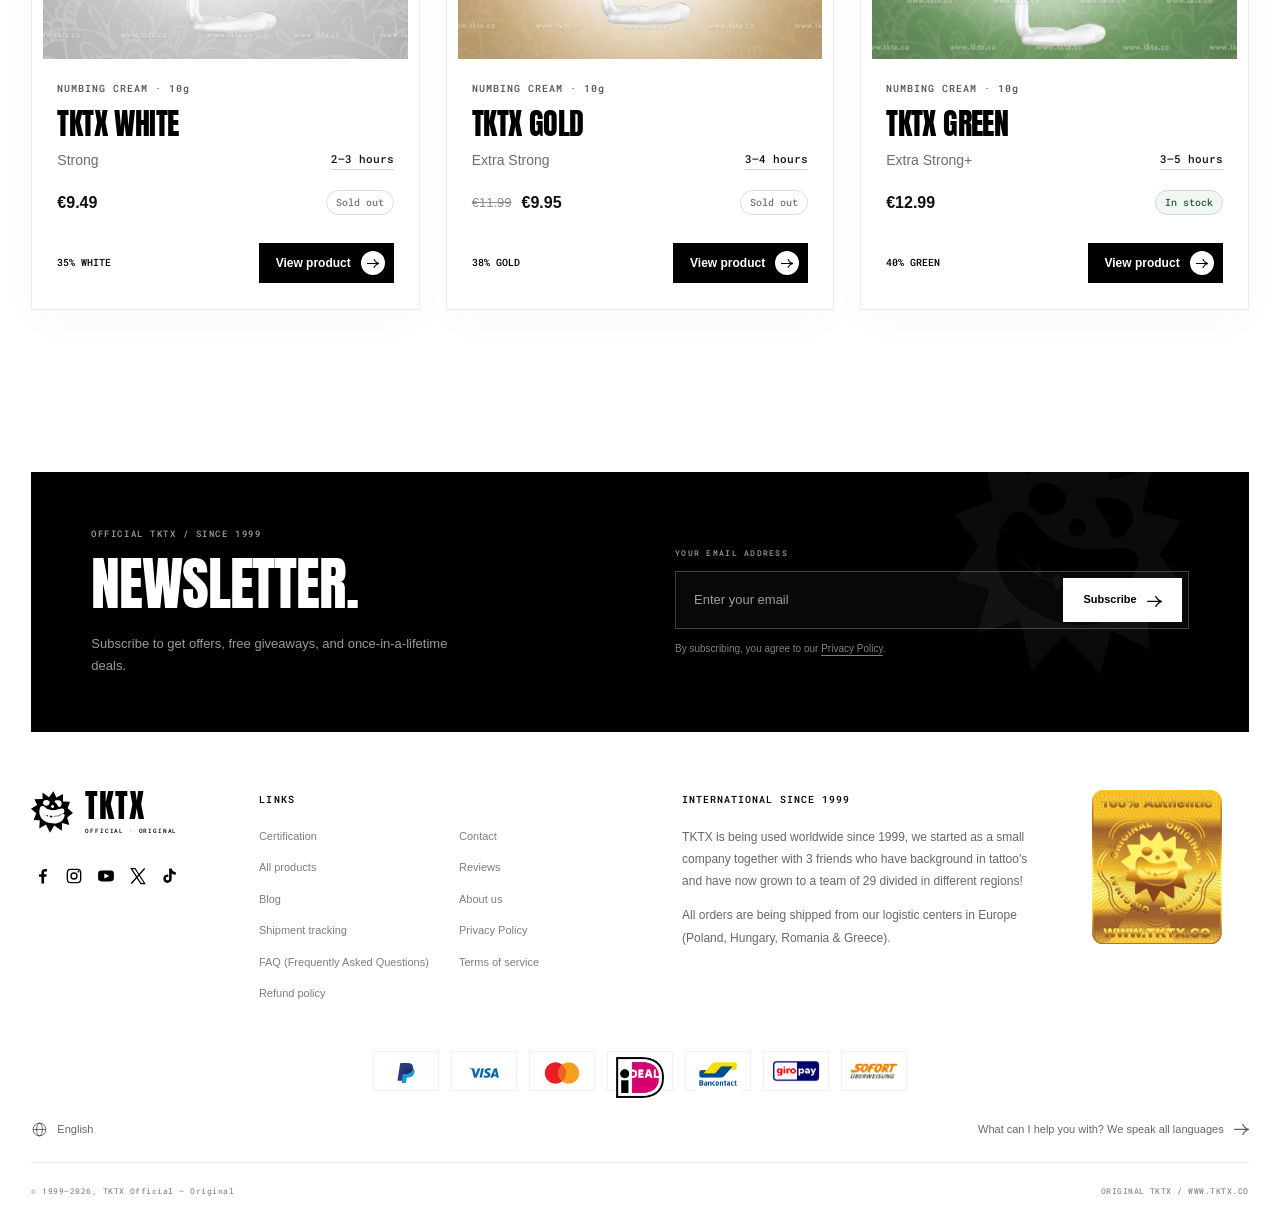
<file: product-blue.html>
<!doctype html><html lang="en"><head><meta charset="utf-8"><meta name="viewport" content="width=device-width,initial-scale=1"><title>TKTX BLUE — TKTX Collection</title><meta name="description" content="TKTX Blue is the 20% option in the TKTX–Mithra numbing cream range. Supplied in a 10g tube."><link rel="stylesheet" href="style.css?v=8"><link rel="stylesheet" href="home-sections.css?v=8"><link rel="stylesheet" href="footer-finish.css?v=3"><link rel="stylesheet" href="catalog.css?v=16">
  <link rel="stylesheet" href="refine.css?v=11"><script src="script.js?v=3" defer></script><script src="home-sections.js?v=1" defer></script></head><body class="product-body"><main class="tktx-store product-page"><section class="hero product-page-hero"><div class="announcement" role="region" aria-label="Store announcements">
        <p class="sr-only">Free delivery from €70. Read our reviews on Trustpilot. Shipping worldwide from Europe. Original TKTX numbing cream. Shipped next day from Europe.</p>
        <div class="announcement-track" aria-hidden="true">
          <div class="announcement-group"><span>FREE DELIVERY FROM €70</span><i>✦</i><span>READ OUR TRUSTPILOT REVIEWS</span><i>✦</i><span>SHIPPING WORLDWIDE FROM EUROPE</span><i>✦</i><span>ORIGINAL TKTX NUMBING CREAM.</span><i>✦</i><span>SHIPPED NEXT DAY FROM EUROPE.</span><i>✦</i></div>
          <div class="announcement-group"><span>FREE DELIVERY FROM €70</span><i>✦</i><span>READ OUR TRUSTPILOT REVIEWS</span><i>✦</i><span>SHIPPING WORLDWIDE FROM EUROPE</span><i>✦</i><span>ORIGINAL TKTX NUMBING CREAM.</span><i>✦</i><span>SHIPPED NEXT DAY FROM EUROPE.</span><i>✦</i></div>
        </div>
      </div><header class="header">
        <a class="brand" href="index.html" aria-label="TKTX home">
          <span class="brand-mark"><img src="assets/tktx-logo-dark.svg" alt="" width="44" height="44"></span>
          <span class="brand-name">TKTX<span>OFFICIAL · ORIGINAL</span></span>
        </a>
        <nav class="desktop-nav" aria-label="Main navigation">
          <a class="nav-link" href="index.html" >Home</a>
          <a class="nav-link" href="index.html#products">Shop</a>
          <a class="nav-link" href="https://www.tktx.co/faq-frequently-asked-questions/">FAQ</a>
          <a class="nav-link" href="https://www.trustpilot.com/review/tktx.co" target="_blank" rel="noopener noreferrer">Reviews</a>
          <a class="nav-link" href="https://www.tktx.co/contact/">Contact</a>
          <a class="nav-link" href="https://www.tktx.co/certification/">Certification</a>
          <a class="nav-link" href="https://www.tktx.co/fake-tktx/">Authentic TKTX?</a>
          <a class="nav-link" href="https://www.tktx.co/about-us/">About us</a>
          <a class="nav-link" href="https://www.tktx.co/magazinea/">Blog</a>
        </nav>
        <div class="header-tools">
          <button class="icon-link search-toggle" aria-label="Search products" aria-haspopup="dialog"><svg viewBox="0 0 24 24" fill="none" stroke="currentColor" stroke-width="1.4" aria-hidden="true"><circle cx="10.75" cy="10.75" r="6.75"/><path d="m16 16 5 5"/></svg></button>
          <a class="icon-link account-link" href="https://www.tktx.co/my-account/" aria-label="Your account"><svg viewBox="0 0 24 24" fill="none" stroke="currentColor" stroke-width="1.4" aria-hidden="true"><circle cx="12" cy="8" r="3.5"/><path d="M4.5 21v-1.5a7.5 7.5 0 0 1 15 0V21"/></svg></a>
          <a class="icon-link cart-link" href="https://www.tktx.co/cart/" aria-label="Shopping bag"><svg viewBox="0 0 24 24" fill="none" stroke="currentColor" stroke-width="1.4" aria-hidden="true"><path d="M5 7.5h14l1 13H4l1-13Z"/><path d="M8.5 8V6a3.5 3.5 0 0 1 7 0v2"/></svg><span class="cart-count">0</span></a>
          <button class="menu-toggle" aria-expanded="false" aria-controls="mobile-nav" aria-label="Open menu"><span></span><span></span></button>
        </div>
      </header><nav id="mobile-nav" class="mobile-nav" aria-label="Mobile navigation" inert>
        <a href="index.html">Home</a><a href="index.html#products">Shop <span aria-hidden="true"><span class="tktx-arrow" aria-hidden="true"></span></span></a>
        <a href="https://www.tktx.co/faq-frequently-asked-questions/">FAQ</a><a href="https://www.trustpilot.com/review/tktx.co" target="_blank" rel="noopener noreferrer">Reviews</a>
        <a href="https://www.tktx.co/contact/">Contact</a><a href="https://www.tktx.co/certification/">Certification</a>
        <a href="https://www.tktx.co/fake-tktx/">Authentic TKTX?</a><a href="https://www.tktx.co/about-us/">About us</a>
        <a href="https://www.tktx.co/magazinea/">Blog</a>
      </nav></section><section class="product-detail page-container"><nav class="product-breadcrumb" aria-label="Breadcrumb"><a href="index.html">Home</a><span>/</span><a href="index.html#products">Collection</a><span>/</span><span>TKTX BLUE</span></nav><div class="product-layout"><div class="product-gallery"><span class="detail-category">NUMBING CREAM</span><img src="assets/products/blue.webp" alt="TKTX BLUE 20% BLUE tube and packaging" width="900" height="900"></div><div class="product-copy"><p class="section-kicker">THE TKTX COLLECTION / 10g</p><h1>TKTX BLUE</h1><p class="detail-subtitle">Classic</p><div class="catalog-price detail-price"><strong>€6.99</strong><span class="stock-label ">Sold out</span></div><p class="detail-description">TKTX Blue is the 20% option in the TKTX–Mithra numbing cream range. Supplied in a 10g tube.</p><p class="option-label">SELECT A VARIANT</p><div class="product-options"><a class="product-option selected" href="product-blue.html" aria-current=page>20% BLUE</a><a class="product-option " href="product-white.html" >35% WHITE</a><a class="product-option " href="product-gold.html" >38% GOLD</a><a class="product-option " href="product-green.html" >40% GREEN</a><a class="product-option " href="product-mithra.html" >45% MITHRA</a></div><dl class="product-specs"><div><dt>Category</dt><dd>Numbing Cream</dd></div><div><dt>Tube size</dt><dd>10g</dd></div><div><dt>Variant</dt><dd>20% BLUE</dd></div><div><dt>Strength</dt><dd>Classic</dd></div><div><dt>Expected duration</dt><dd>1–2 hours</dd></div></dl><p class="duration-note detail-duration-note">Manufacturer estimate; duration varies by person and area of application.</p><a class="dark-button official-product-link" href="https://www.tktx.co/product/tktx-mithra-numbing-cream/?attribute_pa_strength=20-blue-classic-1-2-hours" target="_blank" rel="noopener">Check availability on TKTX <span aria-hidden="true"><span class="tktx-arrow" aria-hidden="true"></span></span></a></div></div></section><section class="products-section"><div class="page-container"><header class="products-heading"><div><p class="section-kicker">EXPLORE THE COLLECTION</p><h2>MORE FROM TKTX.</h2></div><a class="text-link" href="index.html#products">View all products <span class="tktx-arrow" aria-hidden="true"></span></a></header><div class="shop-grid"><article class="shop-card" data-product="white"><a class="shop-card-image" href="product-white.html" aria-label="View TKTX WHITE"><span class="shop-card-badge">NUMBING CREAM</span><img class="shop-packshot" src="assets/products/white.webp" alt="TKTX WHITE — 35% WHITE tube and packaging" width="900" height="900" loading="lazy" decoding="async"></a><div class="shop-card-body"><p class="shop-card-label">NUMBING CREAM · 10g</p><h3><a href="product-white.html">TKTX WHITE</a></h3><p class="shop-card-description"><span>Strong</span><span class="card-duration">2–3 hours</span></p><div class="catalog-price"><strong>€9.49</strong><span class="stock-label ">Sold out</span></div><div class="shop-card-bottom"><span class="variant-pill">35% WHITE</span><a class="buy-button" href="product-white.html" aria-label="View TKTX WHITE details">View product <span aria-hidden="true"><span class="tktx-arrow" aria-hidden="true"></span></span></a></div></div></article><article class="shop-card" data-product="gold"><a class="shop-card-image" href="product-gold.html" aria-label="View TKTX GOLD"><span class="shop-card-badge">NUMBING CREAM</span><img class="shop-packshot" src="assets/products/gold.webp" alt="TKTX GOLD — 38% GOLD tube and packaging" width="900" height="900" loading="lazy" decoding="async"></a><div class="shop-card-body"><p class="shop-card-label">NUMBING CREAM · 10g</p><h3><a href="product-gold.html">TKTX GOLD</a></h3><p class="shop-card-description"><span>Extra Strong</span><span class="card-duration">3–4 hours</span></p><div class="catalog-price"><del>€11.99</del> <strong>€9.95</strong><span class="stock-label ">Sold out</span></div><div class="shop-card-bottom"><span class="variant-pill">38% GOLD</span><a class="buy-button" href="product-gold.html" aria-label="View TKTX GOLD details">View product <span aria-hidden="true"><span class="tktx-arrow" aria-hidden="true"></span></span></a></div></div></article><article class="shop-card" data-product="green"><a class="shop-card-image" href="product-green.html" aria-label="View TKTX GREEN"><span class="shop-card-badge">NUMBING CREAM</span><img class="shop-packshot" src="assets/products/green.jpg" alt="TKTX GREEN — 40% GREEN tube and packaging" width="900" height="900" loading="lazy" decoding="async"></a><div class="shop-card-body"><p class="shop-card-label">NUMBING CREAM · 10g</p><h3><a href="product-green.html">TKTX GREEN</a></h3><p class="shop-card-description"><span>Extra Strong+</span><span class="card-duration">3–5 hours</span></p><div class="catalog-price"><strong>€12.99</strong><span class="stock-label available">In stock</span></div><div class="shop-card-bottom"><span class="variant-pill">40% GREEN</span><a class="buy-button" href="product-green.html" aria-label="View TKTX GREEN details">View product <span aria-hidden="true"><span class="tktx-arrow" aria-hidden="true"></span></span></a></div></div></article></div></div></section><footer class="site-footer" id="footer" role="contentinfo">
      <div class="page-container">
        <div class="newsletter-panel">
          <div class="newsletter-copy"><p class="section-kicker">OFFICIAL TKTX / SINCE 1999</p><h2>NEWSLETTER.</h2><p class="newsletter-description">Subscribe to get offers, free giveaways, and once-in-a-lifetime deals.</p></div>
          <form class="newsletter-form"><label class="newsletter-label" for="newsletter-email">YOUR EMAIL ADDRESS</label>
            <div class="newsletter-input-row"><input class="newsletter-input" id="newsletter-email" type="email" name="email" placeholder="Enter your email" autocomplete="email" required><button class="newsletter-submit" type="submit">Subscribe <span aria-hidden="true"><span class="tktx-arrow" aria-hidden="true"></span></span></button></div>
            <p class="newsletter-privacy">By subscribing, you agree to our <a href="https://www.tktx.co/privacy-policy-2/">Privacy Policy</a>.</p><p class="newsletter-feedback" role="status" hidden></p>
          </form>
        </div>
        <div class="footer-main">
          <div class="footer-about"><a class="footer-brand" href="index.html" aria-label="TKTX home"><img src="assets/tktx-logo-dark.svg" alt="" width="42" height="42"><span class="footer-wordmark">TKTX<small>OFFICIAL · ORIGINAL</small></span></a><div class="footer-socials" aria-label="Social accounts"><a href="https://www.facebook.com/TKTX.Europe" aria-label="Facebook" target="_blank" rel="noopener noreferrer"><svg viewBox="0 0 24 24" aria-hidden="true"><path d="M14.5 21v-8h2.7l.4-3h-3.1V8c0-.9.3-1.5 1.6-1.5H18V3.8c-.4-.1-1.4-.2-2.5-.2-2.5 0-4.2 1.5-4.2 4.3V10H8.5v3h2.8v8z" fill="currentColor"/></svg></a><a href="https://www.instagram.com/tktx.europe" aria-label="Instagram" target="_blank" rel="noopener noreferrer"><svg viewBox="0 0 24 24" aria-hidden="true"><rect x="4" y="4" width="16" height="16" rx="4" fill="none" stroke="currentColor" stroke-width="1.6"/><circle cx="12" cy="12" r="3.6" fill="none" stroke="currentColor" stroke-width="1.6"/><circle cx="17.3" cy="6.8" r="1" fill="currentColor"/></svg></a><a href="https://www.youtube.com/@tktx.co.europe/shorts" aria-label="YouTube" target="_blank" rel="noopener noreferrer"><svg viewBox="0 0 24 24" aria-hidden="true"><rect x="2.5" y="5.5" width="19" height="13" rx="4" fill="currentColor"/><path d="m10 9 6 3-6 3z" fill="#ffffff"/></svg></a><a href="https://x.com/TKTX_europe" aria-label="X" target="_blank" rel="noopener noreferrer"><svg viewBox="0 0 24 24" aria-hidden="true"><path d="M4 3h4.5L20 21h-4.5L4 3Zm16 0L4 21" fill="none" stroke="currentColor" stroke-width="1.5"/></svg></a><a href="https://www.tiktok.com/@tktx.europe" aria-label="TikTok" target="_blank" rel="noopener noreferrer"><svg viewBox="0 0 24 24" aria-hidden="true"><path d="M14 3v12.3a5 5 0 1 1-4-4.9v3a2 2 0 1 0 1 1.9V3h3c.5 2.7 2 4.1 5 4.5v3A9 9 0 0 1 14 9" fill="currentColor"/></svg></a></div></div>
          <nav class="footer-column footer-links" aria-label="Footer links"><h3>LINKS</h3><ul><li><a href="https://www.tktx.co/certification/">Certification</a></li><li><a href="https://www.tktx.co/contact/">Contact</a></li><li><a href="index.html#products">All products</a></li><li><a href="https://www.trustpilot.com/review/tktx.co" target="_blank" rel="noopener noreferrer">Reviews</a></li><li><a href="https://www.tktx.co/magazinea/">Blog</a></li><li><a href="https://www.tktx.co/about-us/">About us</a></li><li><a href="https://www.tktx.co/ts-shipment-tracking/">Shipment tracking</a></li><li><a href="https://www.tktx.co/privacy-policy-2/">Privacy Policy</a></li><li><a href="https://www.tktx.co/faq-frequently-asked-questions/">FAQ (Frequently Asked Questions)</a></li><li><a href="https://www.tktx.co/terms-of-service/">Terms of service</a></li><li><a href="https://www.tktx.co/return-and-refund-policy/">Refund policy</a></li></ul></nav>
          <div class="footer-history"><h3>INTERNATIONAL SINCE 1999</h3><p>TKTX is being used worldwide since 1999, we started as a small company together with 3 friends who have background in tattoo’s and have now grown to a team of 29 divided in different regions!</p><p>All orders are being shipped from our logistic centers in Europe (Poland, Hungary, Romania &amp; Greece).</p></div>
          <div class="footer-authenticity"><img src="assets/tktx-gold-authentic-seal.png" alt="TKTX 100% Authentic gold seal — www.tktx.co" width="328" height="390" loading="lazy"></div>
        </div>
        <div class="footer-payments" aria-label="Payment methods"><span><img src="assets/payment-paypal.webp" alt="PayPal" width="68" height="40" loading="lazy"></span><span><img src="assets/payment-visa.webp" alt="Visa" width="68" height="40" loading="lazy"></span><span><img src="assets/payment-mastercard.webp" alt="Mastercard" width="68" height="40" loading="lazy"></span><span><img src="assets/payment-ideal.webp" alt="iDEAL" width="68" height="40" loading="lazy"></span><span><img src="assets/payment-bancontact.webp" alt="Bancontact" width="68" height="40" loading="lazy"></span><span><img src="assets/payment-giropay.webp" alt="Giropay" width="68" height="40" loading="lazy"></span><span><img src="assets/payment-sofort.webp" alt="Sofort" width="68" height="40" loading="lazy"></span></div>
        <div class="footer-service"><span class="footer-language"><svg viewBox="0 0 24 24" fill="none" stroke="currentColor" stroke-width="1.3" aria-hidden="true"><circle cx="12" cy="12" r="9"/><ellipse cx="12" cy="12" rx="4" ry="9"/><path d="M3 12h18"/></svg>English</span><a href="https://www.tktx.co/contact/">What can I help you with? We speak all languages <span aria-hidden="true"><span class="tktx-arrow" aria-hidden="true"></span></span></a></div>
        <div class="footer-bottom"><span>© 1999–2026, TKTX Official – Original</span><span>ORIGINAL TKTX / WWW.TKTX.CO</span></div>
      </div>
    </footer><dialog class="search-panel" id="search-panel" aria-labelledby="search-title">
    <button class="panel-close" aria-label="Close search">×</button>
    <p class="eyebrow">TKTX OFFICIAL · ORIGINAL STORE</p>
    <h2 id="search-title">FIND YOUR TKTX.</h2>
    <form action="https://www.tktx.co/" method="get" class="search-form">
      <label class="sr-only" for="product-search">Search products</label>
      <input id="product-search" type="search" name="s" placeholder="Search products…" required>
      <input type="hidden" name="post_type" value="product">
      <button class="button" type="submit">Search <span class="tktx-arrow" aria-hidden="true"></span></button>
    </form>
  </dialog></main></body></html>
</file>
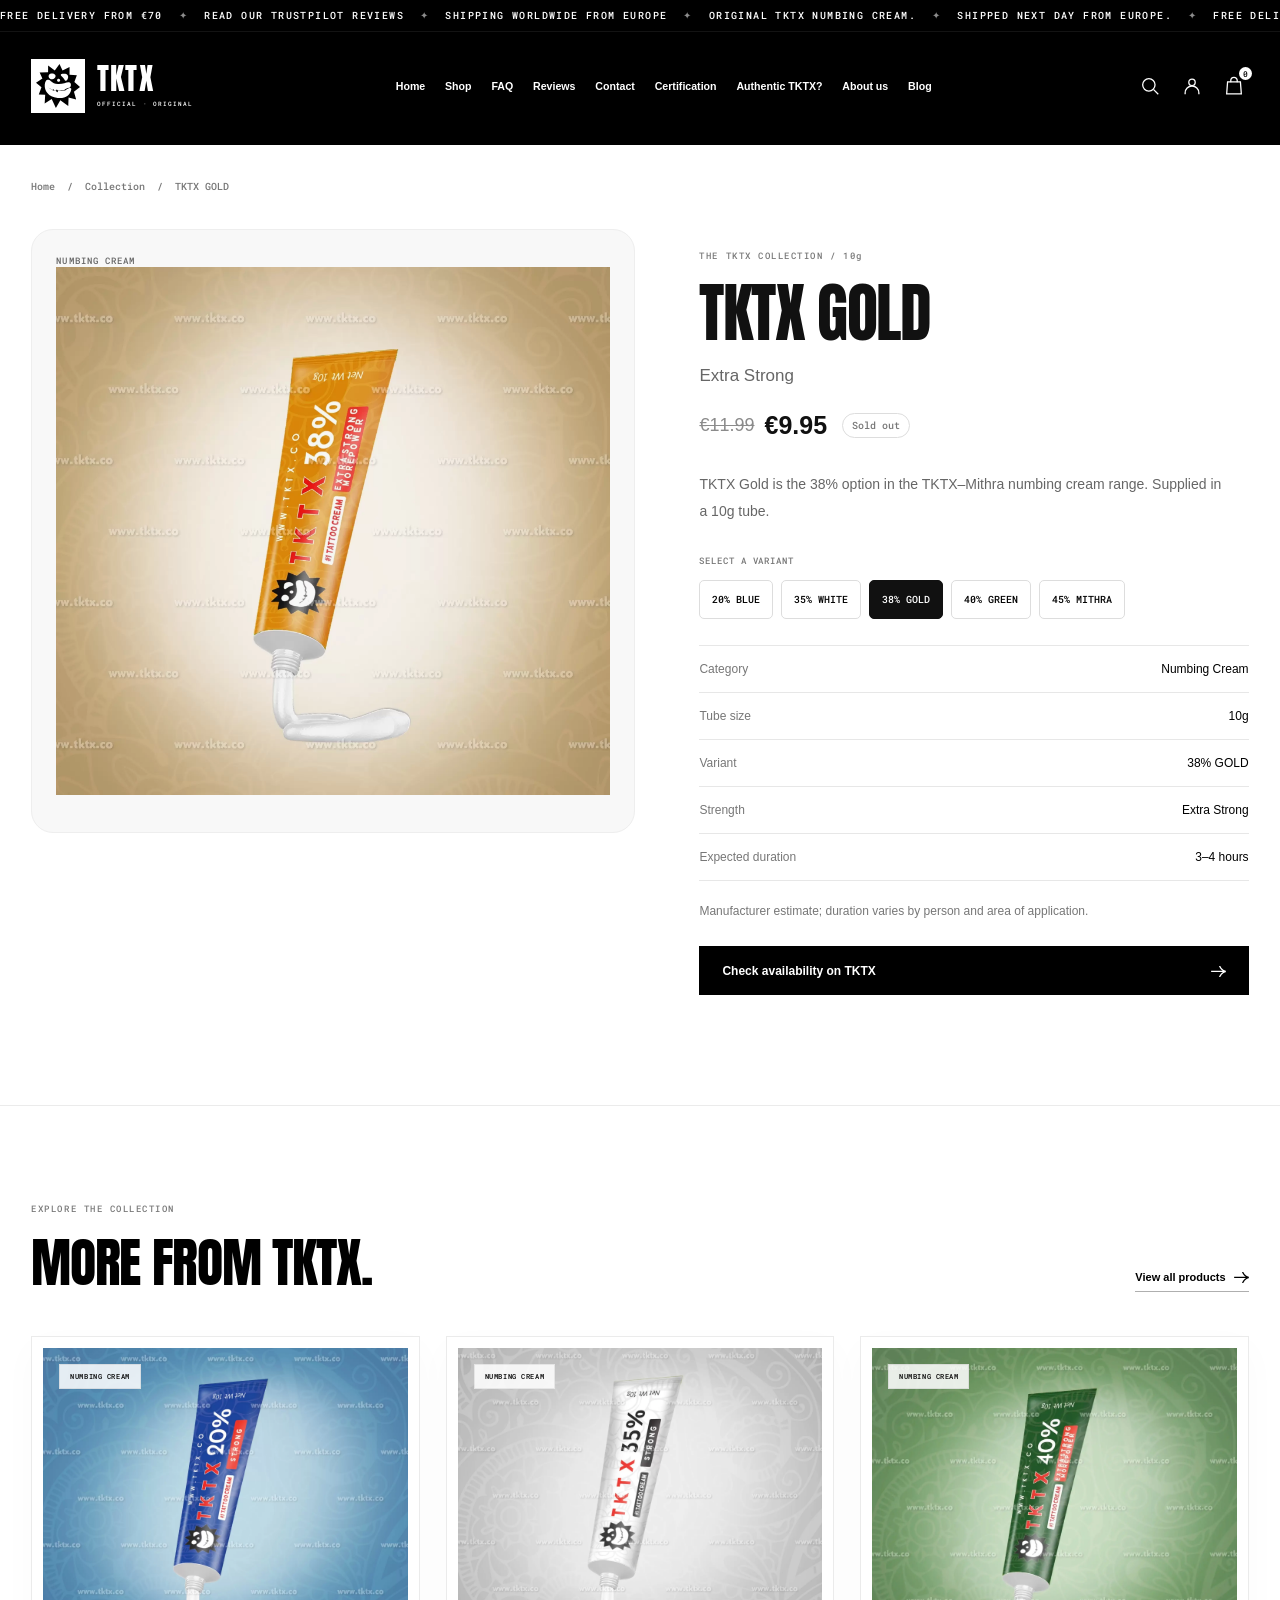
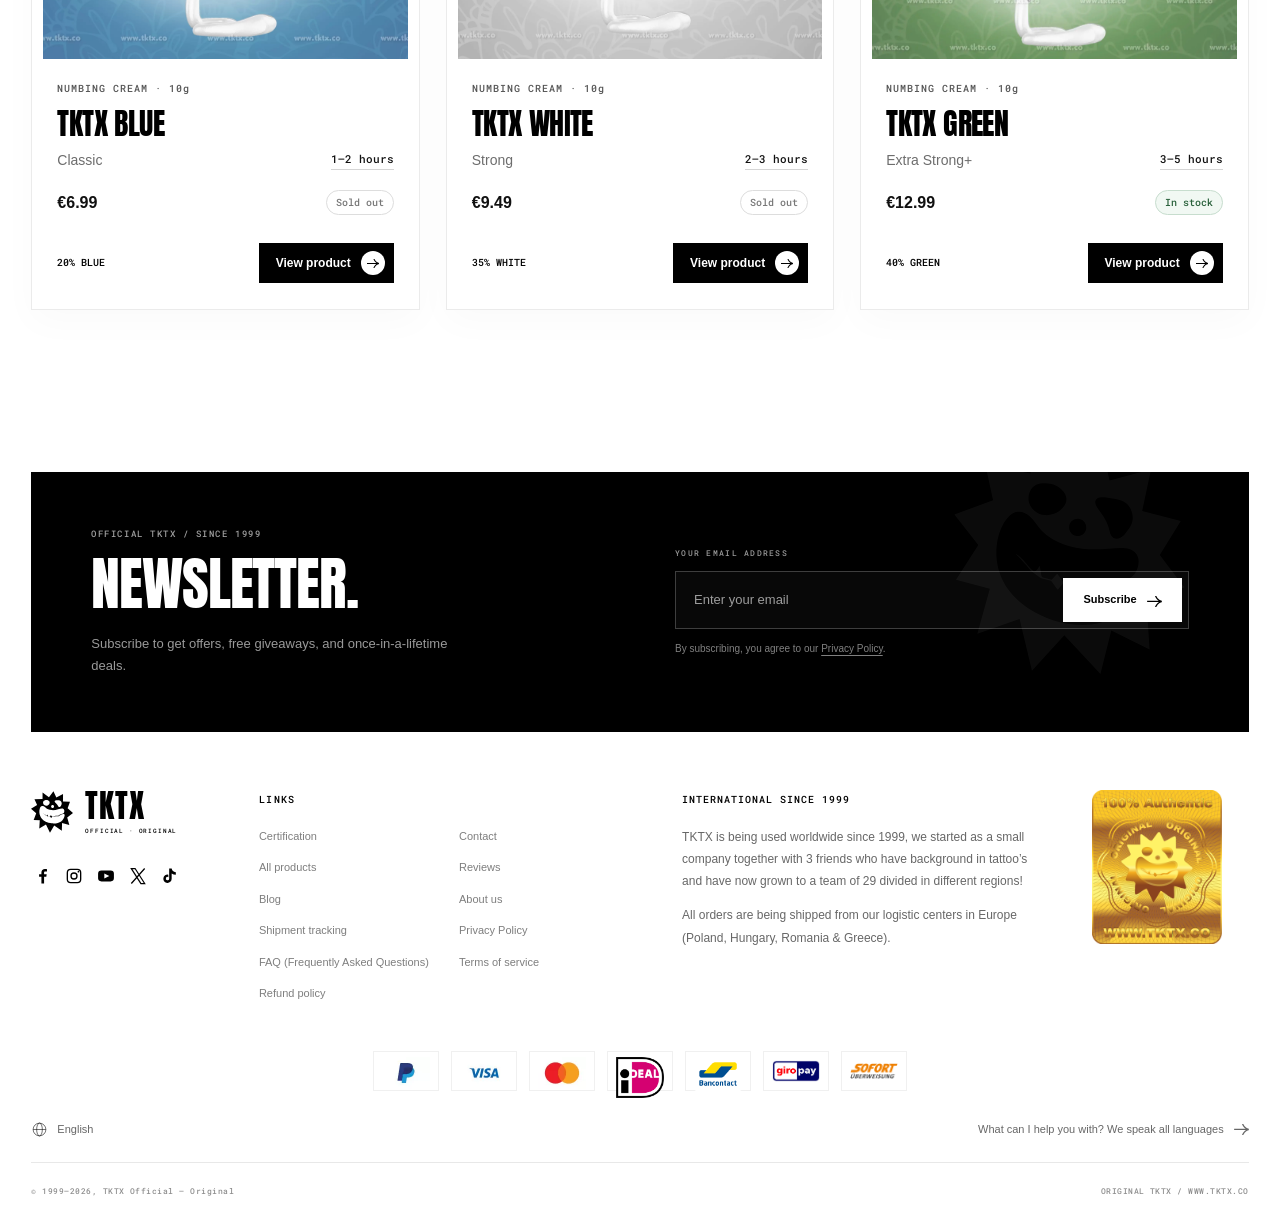
<file: product-gold.html>
<!doctype html><html lang="en"><head><meta charset="utf-8"><meta name="viewport" content="width=device-width,initial-scale=1"><title>TKTX GOLD — TKTX Collection</title><meta name="description" content="TKTX Gold is the 38% option in the TKTX–Mithra numbing cream range. Supplied in a 10g tube."><link rel="stylesheet" href="style.css?v=8"><link rel="stylesheet" href="home-sections.css?v=8"><link rel="stylesheet" href="footer-finish.css?v=3"><link rel="stylesheet" href="catalog.css?v=16">
  <link rel="stylesheet" href="refine.css?v=11"><script src="script.js?v=3" defer></script><script src="home-sections.js?v=1" defer></script></head><body class="product-body"><main class="tktx-store product-page"><section class="hero product-page-hero"><div class="announcement" role="region" aria-label="Store announcements">
        <p class="sr-only">Free delivery from €70. Read our reviews on Trustpilot. Shipping worldwide from Europe. Original TKTX numbing cream. Shipped next day from Europe.</p>
        <div class="announcement-track" aria-hidden="true">
          <div class="announcement-group"><span>FREE DELIVERY FROM €70</span><i>✦</i><span>READ OUR TRUSTPILOT REVIEWS</span><i>✦</i><span>SHIPPING WORLDWIDE FROM EUROPE</span><i>✦</i><span>ORIGINAL TKTX NUMBING CREAM.</span><i>✦</i><span>SHIPPED NEXT DAY FROM EUROPE.</span><i>✦</i></div>
          <div class="announcement-group"><span>FREE DELIVERY FROM €70</span><i>✦</i><span>READ OUR TRUSTPILOT REVIEWS</span><i>✦</i><span>SHIPPING WORLDWIDE FROM EUROPE</span><i>✦</i><span>ORIGINAL TKTX NUMBING CREAM.</span><i>✦</i><span>SHIPPED NEXT DAY FROM EUROPE.</span><i>✦</i></div>
        </div>
      </div><header class="header">
        <a class="brand" href="index.html" aria-label="TKTX home">
          <span class="brand-mark"><img src="assets/tktx-logo-dark.svg" alt="" width="44" height="44"></span>
          <span class="brand-name">TKTX<span>OFFICIAL · ORIGINAL</span></span>
        </a>
        <nav class="desktop-nav" aria-label="Main navigation">
          <a class="nav-link" href="index.html" >Home</a>
          <a class="nav-link" href="index.html#products">Shop</a>
          <a class="nav-link" href="https://www.tktx.co/faq-frequently-asked-questions/">FAQ</a>
          <a class="nav-link" href="https://www.trustpilot.com/review/tktx.co" target="_blank" rel="noopener noreferrer">Reviews</a>
          <a class="nav-link" href="https://www.tktx.co/contact/">Contact</a>
          <a class="nav-link" href="https://www.tktx.co/certification/">Certification</a>
          <a class="nav-link" href="https://www.tktx.co/fake-tktx/">Authentic TKTX?</a>
          <a class="nav-link" href="https://www.tktx.co/about-us/">About us</a>
          <a class="nav-link" href="https://www.tktx.co/magazinea/">Blog</a>
        </nav>
        <div class="header-tools">
          <button class="icon-link search-toggle" aria-label="Search products" aria-haspopup="dialog"><svg viewBox="0 0 24 24" fill="none" stroke="currentColor" stroke-width="1.4" aria-hidden="true"><circle cx="10.75" cy="10.75" r="6.75"/><path d="m16 16 5 5"/></svg></button>
          <a class="icon-link account-link" href="https://www.tktx.co/my-account/" aria-label="Your account"><svg viewBox="0 0 24 24" fill="none" stroke="currentColor" stroke-width="1.4" aria-hidden="true"><circle cx="12" cy="8" r="3.5"/><path d="M4.5 21v-1.5a7.5 7.5 0 0 1 15 0V21"/></svg></a>
          <a class="icon-link cart-link" href="https://www.tktx.co/cart/" aria-label="Shopping bag"><svg viewBox="0 0 24 24" fill="none" stroke="currentColor" stroke-width="1.4" aria-hidden="true"><path d="M5 7.5h14l1 13H4l1-13Z"/><path d="M8.5 8V6a3.5 3.5 0 0 1 7 0v2"/></svg><span class="cart-count">0</span></a>
          <button class="menu-toggle" aria-expanded="false" aria-controls="mobile-nav" aria-label="Open menu"><span></span><span></span></button>
        </div>
      </header><nav id="mobile-nav" class="mobile-nav" aria-label="Mobile navigation" inert>
        <a href="index.html">Home</a><a href="index.html#products">Shop <span aria-hidden="true"><span class="tktx-arrow" aria-hidden="true"></span></span></a>
        <a href="https://www.tktx.co/faq-frequently-asked-questions/">FAQ</a><a href="https://www.trustpilot.com/review/tktx.co" target="_blank" rel="noopener noreferrer">Reviews</a>
        <a href="https://www.tktx.co/contact/">Contact</a><a href="https://www.tktx.co/certification/">Certification</a>
        <a href="https://www.tktx.co/fake-tktx/">Authentic TKTX?</a><a href="https://www.tktx.co/about-us/">About us</a>
        <a href="https://www.tktx.co/magazinea/">Blog</a>
      </nav></section><section class="product-detail page-container"><nav class="product-breadcrumb" aria-label="Breadcrumb"><a href="index.html">Home</a><span>/</span><a href="index.html#products">Collection</a><span>/</span><span>TKTX GOLD</span></nav><div class="product-layout"><div class="product-gallery"><span class="detail-category">NUMBING CREAM</span><img src="assets/products/gold.webp" alt="TKTX GOLD 38% GOLD tube and packaging" width="900" height="900"></div><div class="product-copy"><p class="section-kicker">THE TKTX COLLECTION / 10g</p><h1>TKTX GOLD</h1><p class="detail-subtitle">Extra Strong</p><div class="catalog-price detail-price"><del>€11.99</del> <strong>€9.95</strong><span class="stock-label ">Sold out</span></div><p class="detail-description">TKTX Gold is the 38% option in the TKTX–Mithra numbing cream range. Supplied in a 10g tube.</p><p class="option-label">SELECT A VARIANT</p><div class="product-options"><a class="product-option " href="product-blue.html" >20% BLUE</a><a class="product-option " href="product-white.html" >35% WHITE</a><a class="product-option selected" href="product-gold.html" aria-current=page>38% GOLD</a><a class="product-option " href="product-green.html" >40% GREEN</a><a class="product-option " href="product-mithra.html" >45% MITHRA</a></div><dl class="product-specs"><div><dt>Category</dt><dd>Numbing Cream</dd></div><div><dt>Tube size</dt><dd>10g</dd></div><div><dt>Variant</dt><dd>38% GOLD</dd></div><div><dt>Strength</dt><dd>Extra Strong</dd></div><div><dt>Expected duration</dt><dd>3–4 hours</dd></div></dl><p class="duration-note detail-duration-note">Manufacturer estimate; duration varies by person and area of application.</p><a class="dark-button official-product-link" href="https://www.tktx.co/product/tktx-mithra-numbing-cream/?attribute_pa_strength=38-gold-extra-strong-3-4-hours" target="_blank" rel="noopener">Check availability on TKTX <span aria-hidden="true"><span class="tktx-arrow" aria-hidden="true"></span></span></a></div></div></section><section class="products-section"><div class="page-container"><header class="products-heading"><div><p class="section-kicker">EXPLORE THE COLLECTION</p><h2>MORE FROM TKTX.</h2></div><a class="text-link" href="index.html#products">View all products <span class="tktx-arrow" aria-hidden="true"></span></a></header><div class="shop-grid"><article class="shop-card" data-product="blue"><a class="shop-card-image" href="product-blue.html" aria-label="View TKTX BLUE"><span class="shop-card-badge">NUMBING CREAM</span><img class="shop-packshot" src="assets/products/blue.webp" alt="TKTX BLUE — 20% BLUE tube and packaging" width="900" height="900" loading="lazy" decoding="async"></a><div class="shop-card-body"><p class="shop-card-label">NUMBING CREAM · 10g</p><h3><a href="product-blue.html">TKTX BLUE</a></h3><p class="shop-card-description"><span>Classic</span><span class="card-duration">1–2 hours</span></p><div class="catalog-price"><strong>€6.99</strong><span class="stock-label ">Sold out</span></div><div class="shop-card-bottom"><span class="variant-pill">20% BLUE</span><a class="buy-button" href="product-blue.html" aria-label="View TKTX BLUE details">View product <span aria-hidden="true"><span class="tktx-arrow" aria-hidden="true"></span></span></a></div></div></article><article class="shop-card" data-product="white"><a class="shop-card-image" href="product-white.html" aria-label="View TKTX WHITE"><span class="shop-card-badge">NUMBING CREAM</span><img class="shop-packshot" src="assets/products/white.webp" alt="TKTX WHITE — 35% WHITE tube and packaging" width="900" height="900" loading="lazy" decoding="async"></a><div class="shop-card-body"><p class="shop-card-label">NUMBING CREAM · 10g</p><h3><a href="product-white.html">TKTX WHITE</a></h3><p class="shop-card-description"><span>Strong</span><span class="card-duration">2–3 hours</span></p><div class="catalog-price"><strong>€9.49</strong><span class="stock-label ">Sold out</span></div><div class="shop-card-bottom"><span class="variant-pill">35% WHITE</span><a class="buy-button" href="product-white.html" aria-label="View TKTX WHITE details">View product <span aria-hidden="true"><span class="tktx-arrow" aria-hidden="true"></span></span></a></div></div></article><article class="shop-card" data-product="green"><a class="shop-card-image" href="product-green.html" aria-label="View TKTX GREEN"><span class="shop-card-badge">NUMBING CREAM</span><img class="shop-packshot" src="assets/products/green.jpg" alt="TKTX GREEN — 40% GREEN tube and packaging" width="900" height="900" loading="lazy" decoding="async"></a><div class="shop-card-body"><p class="shop-card-label">NUMBING CREAM · 10g</p><h3><a href="product-green.html">TKTX GREEN</a></h3><p class="shop-card-description"><span>Extra Strong+</span><span class="card-duration">3–5 hours</span></p><div class="catalog-price"><strong>€12.99</strong><span class="stock-label available">In stock</span></div><div class="shop-card-bottom"><span class="variant-pill">40% GREEN</span><a class="buy-button" href="product-green.html" aria-label="View TKTX GREEN details">View product <span aria-hidden="true"><span class="tktx-arrow" aria-hidden="true"></span></span></a></div></div></article></div></div></section><footer class="site-footer" id="footer" role="contentinfo">
      <div class="page-container">
        <div class="newsletter-panel">
          <div class="newsletter-copy"><p class="section-kicker">OFFICIAL TKTX / SINCE 1999</p><h2>NEWSLETTER.</h2><p class="newsletter-description">Subscribe to get offers, free giveaways, and once-in-a-lifetime deals.</p></div>
          <form class="newsletter-form"><label class="newsletter-label" for="newsletter-email">YOUR EMAIL ADDRESS</label>
            <div class="newsletter-input-row"><input class="newsletter-input" id="newsletter-email" type="email" name="email" placeholder="Enter your email" autocomplete="email" required><button class="newsletter-submit" type="submit">Subscribe <span aria-hidden="true"><span class="tktx-arrow" aria-hidden="true"></span></span></button></div>
            <p class="newsletter-privacy">By subscribing, you agree to our <a href="https://www.tktx.co/privacy-policy-2/">Privacy Policy</a>.</p><p class="newsletter-feedback" role="status" hidden></p>
          </form>
        </div>
        <div class="footer-main">
          <div class="footer-about"><a class="footer-brand" href="index.html" aria-label="TKTX home"><img src="assets/tktx-logo-dark.svg" alt="" width="42" height="42"><span class="footer-wordmark">TKTX<small>OFFICIAL · ORIGINAL</small></span></a><div class="footer-socials" aria-label="Social accounts"><a href="https://www.facebook.com/TKTX.Europe" aria-label="Facebook" target="_blank" rel="noopener noreferrer"><svg viewBox="0 0 24 24" aria-hidden="true"><path d="M14.5 21v-8h2.7l.4-3h-3.1V8c0-.9.3-1.5 1.6-1.5H18V3.8c-.4-.1-1.4-.2-2.5-.2-2.5 0-4.2 1.5-4.2 4.3V10H8.5v3h2.8v8z" fill="currentColor"/></svg></a><a href="https://www.instagram.com/tktx.europe" aria-label="Instagram" target="_blank" rel="noopener noreferrer"><svg viewBox="0 0 24 24" aria-hidden="true"><rect x="4" y="4" width="16" height="16" rx="4" fill="none" stroke="currentColor" stroke-width="1.6"/><circle cx="12" cy="12" r="3.6" fill="none" stroke="currentColor" stroke-width="1.6"/><circle cx="17.3" cy="6.8" r="1" fill="currentColor"/></svg></a><a href="https://www.youtube.com/@tktx.co.europe/shorts" aria-label="YouTube" target="_blank" rel="noopener noreferrer"><svg viewBox="0 0 24 24" aria-hidden="true"><rect x="2.5" y="5.5" width="19" height="13" rx="4" fill="currentColor"/><path d="m10 9 6 3-6 3z" fill="#ffffff"/></svg></a><a href="https://x.com/TKTX_europe" aria-label="X" target="_blank" rel="noopener noreferrer"><svg viewBox="0 0 24 24" aria-hidden="true"><path d="M4 3h4.5L20 21h-4.5L4 3Zm16 0L4 21" fill="none" stroke="currentColor" stroke-width="1.5"/></svg></a><a href="https://www.tiktok.com/@tktx.europe" aria-label="TikTok" target="_blank" rel="noopener noreferrer"><svg viewBox="0 0 24 24" aria-hidden="true"><path d="M14 3v12.3a5 5 0 1 1-4-4.9v3a2 2 0 1 0 1 1.9V3h3c.5 2.7 2 4.1 5 4.5v3A9 9 0 0 1 14 9" fill="currentColor"/></svg></a></div></div>
          <nav class="footer-column footer-links" aria-label="Footer links"><h3>LINKS</h3><ul><li><a href="https://www.tktx.co/certification/">Certification</a></li><li><a href="https://www.tktx.co/contact/">Contact</a></li><li><a href="index.html#products">All products</a></li><li><a href="https://www.trustpilot.com/review/tktx.co" target="_blank" rel="noopener noreferrer">Reviews</a></li><li><a href="https://www.tktx.co/magazinea/">Blog</a></li><li><a href="https://www.tktx.co/about-us/">About us</a></li><li><a href="https://www.tktx.co/ts-shipment-tracking/">Shipment tracking</a></li><li><a href="https://www.tktx.co/privacy-policy-2/">Privacy Policy</a></li><li><a href="https://www.tktx.co/faq-frequently-asked-questions/">FAQ (Frequently Asked Questions)</a></li><li><a href="https://www.tktx.co/terms-of-service/">Terms of service</a></li><li><a href="https://www.tktx.co/return-and-refund-policy/">Refund policy</a></li></ul></nav>
          <div class="footer-history"><h3>INTERNATIONAL SINCE 1999</h3><p>TKTX is being used worldwide since 1999, we started as a small company together with 3 friends who have background in tattoo’s and have now grown to a team of 29 divided in different regions!</p><p>All orders are being shipped from our logistic centers in Europe (Poland, Hungary, Romania &amp; Greece).</p></div>
          <div class="footer-authenticity"><img src="assets/tktx-gold-authentic-seal.png" alt="TKTX 100% Authentic gold seal — www.tktx.co" width="328" height="390" loading="lazy"></div>
        </div>
        <div class="footer-payments" aria-label="Payment methods"><span><img src="assets/payment-paypal.webp" alt="PayPal" width="68" height="40" loading="lazy"></span><span><img src="assets/payment-visa.webp" alt="Visa" width="68" height="40" loading="lazy"></span><span><img src="assets/payment-mastercard.webp" alt="Mastercard" width="68" height="40" loading="lazy"></span><span><img src="assets/payment-ideal.webp" alt="iDEAL" width="68" height="40" loading="lazy"></span><span><img src="assets/payment-bancontact.webp" alt="Bancontact" width="68" height="40" loading="lazy"></span><span><img src="assets/payment-giropay.webp" alt="Giropay" width="68" height="40" loading="lazy"></span><span><img src="assets/payment-sofort.webp" alt="Sofort" width="68" height="40" loading="lazy"></span></div>
        <div class="footer-service"><span class="footer-language"><svg viewBox="0 0 24 24" fill="none" stroke="currentColor" stroke-width="1.3" aria-hidden="true"><circle cx="12" cy="12" r="9"/><ellipse cx="12" cy="12" rx="4" ry="9"/><path d="M3 12h18"/></svg>English</span><a href="https://www.tktx.co/contact/">What can I help you with? We speak all languages <span aria-hidden="true"><span class="tktx-arrow" aria-hidden="true"></span></span></a></div>
        <div class="footer-bottom"><span>© 1999–2026, TKTX Official – Original</span><span>ORIGINAL TKTX / WWW.TKTX.CO</span></div>
      </div>
    </footer><dialog class="search-panel" id="search-panel" aria-labelledby="search-title">
    <button class="panel-close" aria-label="Close search">×</button>
    <p class="eyebrow">TKTX OFFICIAL · ORIGINAL STORE</p>
    <h2 id="search-title">FIND YOUR TKTX.</h2>
    <form action="https://www.tktx.co/" method="get" class="search-form">
      <label class="sr-only" for="product-search">Search products</label>
      <input id="product-search" type="search" name="s" placeholder="Search products…" required>
      <input type="hidden" name="post_type" value="product">
      <button class="button" type="submit">Search <span class="tktx-arrow" aria-hidden="true"></span></button>
    </form>
  </dialog></main></body></html>
</file>
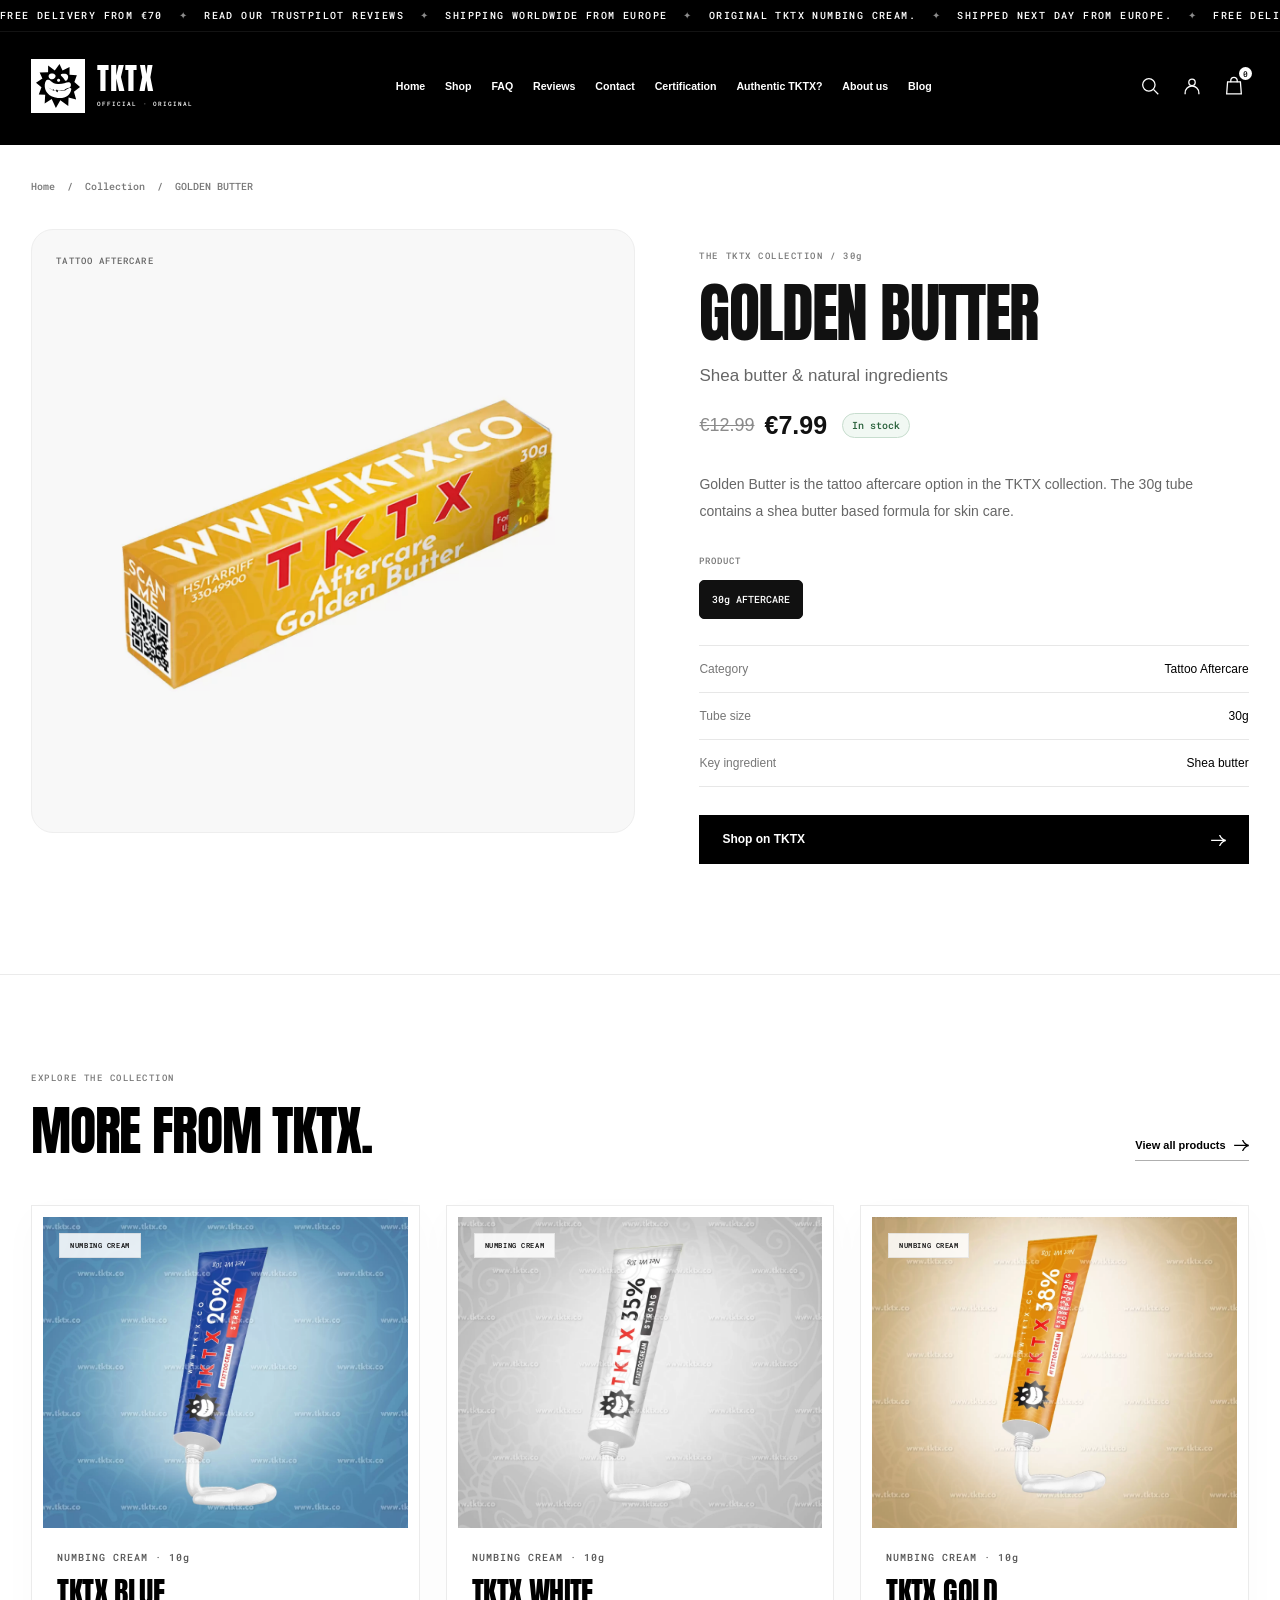
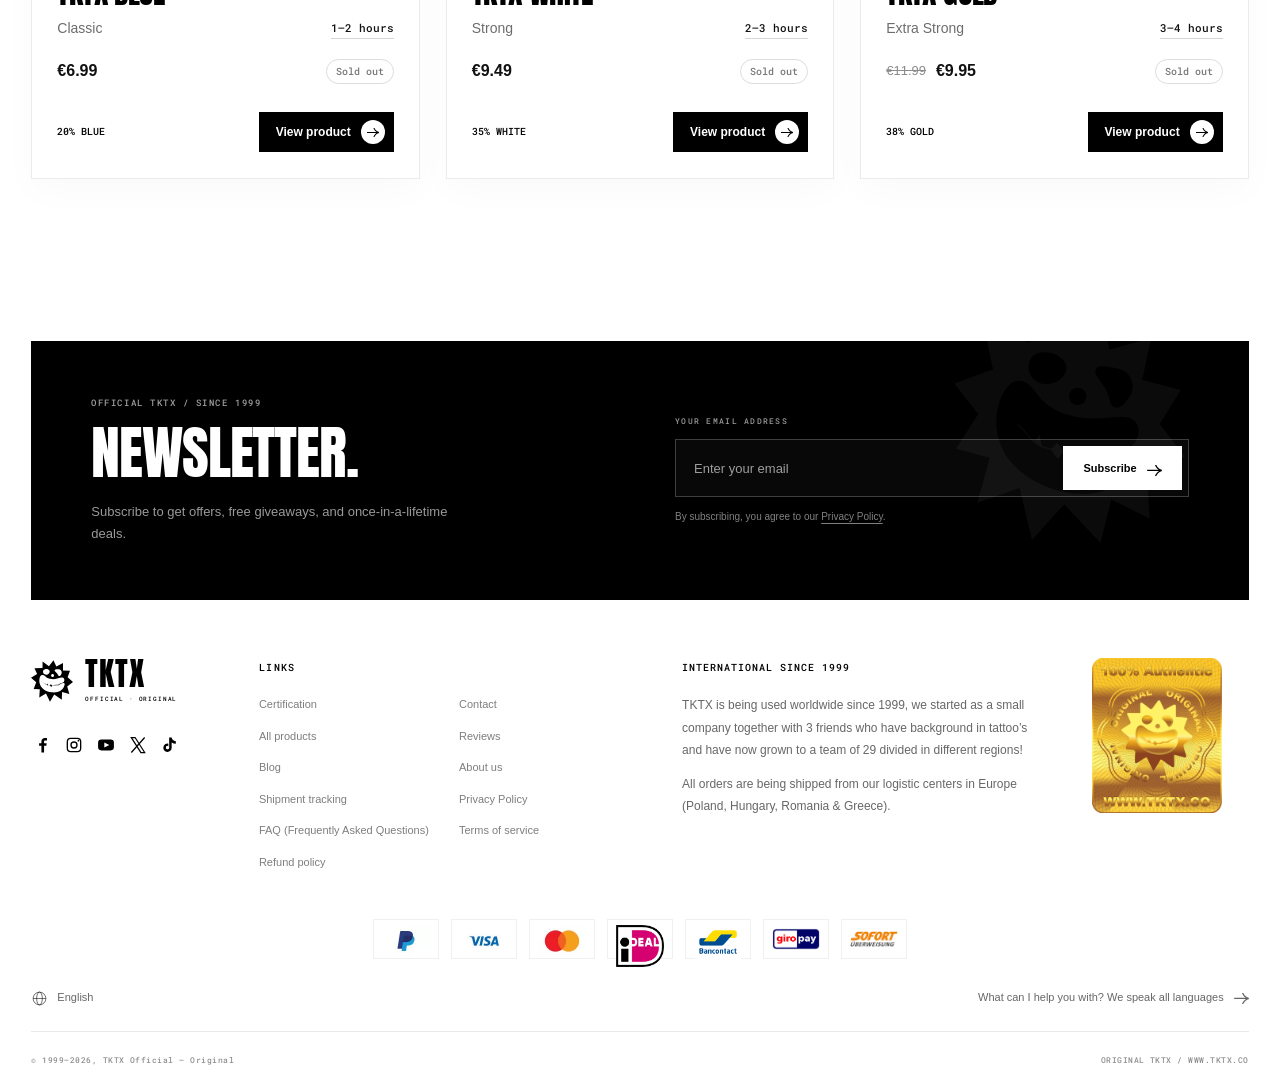
<file: product-golden-butter.html>
<!doctype html><html lang="en"><head><meta charset="utf-8"><meta name="viewport" content="width=device-width,initial-scale=1"><title>GOLDEN BUTTER — TKTX Collection</title><meta name="description" content="Golden Butter is the tattoo aftercare option in the TKTX collection. The 30g tube contains a shea butter based formula for skin care."><link rel="stylesheet" href="style.css?v=8"><link rel="stylesheet" href="home-sections.css?v=8"><link rel="stylesheet" href="footer-finish.css?v=3"><link rel="stylesheet" href="catalog.css?v=16">
  <link rel="stylesheet" href="refine.css?v=11"><script src="script.js?v=3" defer></script><script src="home-sections.js?v=1" defer></script></head><body class="product-body"><main class="tktx-store product-page"><section class="hero product-page-hero"><div class="announcement" role="region" aria-label="Store announcements">
        <p class="sr-only">Free delivery from €70. Read our reviews on Trustpilot. Shipping worldwide from Europe. Original TKTX numbing cream. Shipped next day from Europe.</p>
        <div class="announcement-track" aria-hidden="true">
          <div class="announcement-group"><span>FREE DELIVERY FROM €70</span><i>✦</i><span>READ OUR TRUSTPILOT REVIEWS</span><i>✦</i><span>SHIPPING WORLDWIDE FROM EUROPE</span><i>✦</i><span>ORIGINAL TKTX NUMBING CREAM.</span><i>✦</i><span>SHIPPED NEXT DAY FROM EUROPE.</span><i>✦</i></div>
          <div class="announcement-group"><span>FREE DELIVERY FROM €70</span><i>✦</i><span>READ OUR TRUSTPILOT REVIEWS</span><i>✦</i><span>SHIPPING WORLDWIDE FROM EUROPE</span><i>✦</i><span>ORIGINAL TKTX NUMBING CREAM.</span><i>✦</i><span>SHIPPED NEXT DAY FROM EUROPE.</span><i>✦</i></div>
        </div>
      </div><header class="header">
        <a class="brand" href="index.html" aria-label="TKTX home">
          <span class="brand-mark"><img src="assets/tktx-logo-dark.svg" alt="" width="44" height="44"></span>
          <span class="brand-name">TKTX<span>OFFICIAL · ORIGINAL</span></span>
        </a>
        <nav class="desktop-nav" aria-label="Main navigation">
          <a class="nav-link" href="index.html" >Home</a>
          <a class="nav-link" href="index.html#products">Shop</a>
          <a class="nav-link" href="https://www.tktx.co/faq-frequently-asked-questions/">FAQ</a>
          <a class="nav-link" href="https://www.trustpilot.com/review/tktx.co" target="_blank" rel="noopener noreferrer">Reviews</a>
          <a class="nav-link" href="https://www.tktx.co/contact/">Contact</a>
          <a class="nav-link" href="https://www.tktx.co/certification/">Certification</a>
          <a class="nav-link" href="https://www.tktx.co/fake-tktx/">Authentic TKTX?</a>
          <a class="nav-link" href="https://www.tktx.co/about-us/">About us</a>
          <a class="nav-link" href="https://www.tktx.co/magazinea/">Blog</a>
        </nav>
        <div class="header-tools">
          <button class="icon-link search-toggle" aria-label="Search products" aria-haspopup="dialog"><svg viewBox="0 0 24 24" fill="none" stroke="currentColor" stroke-width="1.4" aria-hidden="true"><circle cx="10.75" cy="10.75" r="6.75"/><path d="m16 16 5 5"/></svg></button>
          <a class="icon-link account-link" href="https://www.tktx.co/my-account/" aria-label="Your account"><svg viewBox="0 0 24 24" fill="none" stroke="currentColor" stroke-width="1.4" aria-hidden="true"><circle cx="12" cy="8" r="3.5"/><path d="M4.5 21v-1.5a7.5 7.5 0 0 1 15 0V21"/></svg></a>
          <a class="icon-link cart-link" href="https://www.tktx.co/cart/" aria-label="Shopping bag"><svg viewBox="0 0 24 24" fill="none" stroke="currentColor" stroke-width="1.4" aria-hidden="true"><path d="M5 7.5h14l1 13H4l1-13Z"/><path d="M8.5 8V6a3.5 3.5 0 0 1 7 0v2"/></svg><span class="cart-count">0</span></a>
          <button class="menu-toggle" aria-expanded="false" aria-controls="mobile-nav" aria-label="Open menu"><span></span><span></span></button>
        </div>
      </header><nav id="mobile-nav" class="mobile-nav" aria-label="Mobile navigation" inert>
        <a href="index.html">Home</a><a href="index.html#products">Shop <span aria-hidden="true"><span class="tktx-arrow" aria-hidden="true"></span></span></a>
        <a href="https://www.tktx.co/faq-frequently-asked-questions/">FAQ</a><a href="https://www.trustpilot.com/review/tktx.co" target="_blank" rel="noopener noreferrer">Reviews</a>
        <a href="https://www.tktx.co/contact/">Contact</a><a href="https://www.tktx.co/certification/">Certification</a>
        <a href="https://www.tktx.co/fake-tktx/">Authentic TKTX?</a><a href="https://www.tktx.co/about-us/">About us</a>
        <a href="https://www.tktx.co/magazinea/">Blog</a>
      </nav></section><section class="product-detail page-container"><nav class="product-breadcrumb" aria-label="Breadcrumb"><a href="index.html">Home</a><span>/</span><a href="index.html#products">Collection</a><span>/</span><span>GOLDEN BUTTER</span></nav><div class="product-layout"><div class="product-gallery"><span class="detail-category">TATTOO AFTERCARE</span><img src="assets/products/golden-butter.webp" alt="GOLDEN BUTTER 30g AFTERCARE tube and packaging" width="900" height="900"></div><div class="product-copy"><p class="section-kicker">THE TKTX COLLECTION / 30g</p><h1>GOLDEN BUTTER</h1><p class="detail-subtitle">Shea butter & natural ingredients</p><div class="catalog-price detail-price"><del>€12.99</del> <strong>€7.99</strong><span class="stock-label available">In stock</span></div><p class="detail-description">Golden Butter is the tattoo aftercare option in the TKTX collection. The 30g tube contains a shea butter based formula for skin care.</p><p class="option-label">PRODUCT</p><div class="product-options"><a class="product-option selected" href="product-golden-butter.html" aria-current=page>30g AFTERCARE</a></div><dl class="product-specs"><div><dt>Category</dt><dd>Tattoo Aftercare</dd></div><div><dt>Tube size</dt><dd>30g</dd></div><div><dt>Key ingredient</dt><dd>Shea butter</dd></div></dl><a class="dark-button official-product-link" href="https://www.tktx.co/product/tattoo-aftercare-golden-butter-healing/" target="_blank" rel="noopener">Shop on TKTX <span aria-hidden="true"><span class="tktx-arrow" aria-hidden="true"></span></span></a></div></div></section><section class="products-section"><div class="page-container"><header class="products-heading"><div><p class="section-kicker">EXPLORE THE COLLECTION</p><h2>MORE FROM TKTX.</h2></div><a class="text-link" href="index.html#products">View all products <span class="tktx-arrow" aria-hidden="true"></span></a></header><div class="shop-grid"><article class="shop-card" data-product="blue"><a class="shop-card-image" href="product-blue.html" aria-label="View TKTX BLUE"><span class="shop-card-badge">NUMBING CREAM</span><img class="shop-packshot" src="assets/products/blue.webp" alt="TKTX BLUE — 20% BLUE tube and packaging" width="900" height="900" loading="lazy" decoding="async"></a><div class="shop-card-body"><p class="shop-card-label">NUMBING CREAM · 10g</p><h3><a href="product-blue.html">TKTX BLUE</a></h3><p class="shop-card-description"><span>Classic</span><span class="card-duration">1–2 hours</span></p><div class="catalog-price"><strong>€6.99</strong><span class="stock-label ">Sold out</span></div><div class="shop-card-bottom"><span class="variant-pill">20% BLUE</span><a class="buy-button" href="product-blue.html" aria-label="View TKTX BLUE details">View product <span aria-hidden="true"><span class="tktx-arrow" aria-hidden="true"></span></span></a></div></div></article><article class="shop-card" data-product="white"><a class="shop-card-image" href="product-white.html" aria-label="View TKTX WHITE"><span class="shop-card-badge">NUMBING CREAM</span><img class="shop-packshot" src="assets/products/white.webp" alt="TKTX WHITE — 35% WHITE tube and packaging" width="900" height="900" loading="lazy" decoding="async"></a><div class="shop-card-body"><p class="shop-card-label">NUMBING CREAM · 10g</p><h3><a href="product-white.html">TKTX WHITE</a></h3><p class="shop-card-description"><span>Strong</span><span class="card-duration">2–3 hours</span></p><div class="catalog-price"><strong>€9.49</strong><span class="stock-label ">Sold out</span></div><div class="shop-card-bottom"><span class="variant-pill">35% WHITE</span><a class="buy-button" href="product-white.html" aria-label="View TKTX WHITE details">View product <span aria-hidden="true"><span class="tktx-arrow" aria-hidden="true"></span></span></a></div></div></article><article class="shop-card" data-product="gold"><a class="shop-card-image" href="product-gold.html" aria-label="View TKTX GOLD"><span class="shop-card-badge">NUMBING CREAM</span><img class="shop-packshot" src="assets/products/gold.webp" alt="TKTX GOLD — 38% GOLD tube and packaging" width="900" height="900" loading="lazy" decoding="async"></a><div class="shop-card-body"><p class="shop-card-label">NUMBING CREAM · 10g</p><h3><a href="product-gold.html">TKTX GOLD</a></h3><p class="shop-card-description"><span>Extra Strong</span><span class="card-duration">3–4 hours</span></p><div class="catalog-price"><del>€11.99</del> <strong>€9.95</strong><span class="stock-label ">Sold out</span></div><div class="shop-card-bottom"><span class="variant-pill">38% GOLD</span><a class="buy-button" href="product-gold.html" aria-label="View TKTX GOLD details">View product <span aria-hidden="true"><span class="tktx-arrow" aria-hidden="true"></span></span></a></div></div></article></div></div></section><footer class="site-footer" id="footer" role="contentinfo">
      <div class="page-container">
        <div class="newsletter-panel">
          <div class="newsletter-copy"><p class="section-kicker">OFFICIAL TKTX / SINCE 1999</p><h2>NEWSLETTER.</h2><p class="newsletter-description">Subscribe to get offers, free giveaways, and once-in-a-lifetime deals.</p></div>
          <form class="newsletter-form"><label class="newsletter-label" for="newsletter-email">YOUR EMAIL ADDRESS</label>
            <div class="newsletter-input-row"><input class="newsletter-input" id="newsletter-email" type="email" name="email" placeholder="Enter your email" autocomplete="email" required><button class="newsletter-submit" type="submit">Subscribe <span aria-hidden="true"><span class="tktx-arrow" aria-hidden="true"></span></span></button></div>
            <p class="newsletter-privacy">By subscribing, you agree to our <a href="https://www.tktx.co/privacy-policy-2/">Privacy Policy</a>.</p><p class="newsletter-feedback" role="status" hidden></p>
          </form>
        </div>
        <div class="footer-main">
          <div class="footer-about"><a class="footer-brand" href="index.html" aria-label="TKTX home"><img src="assets/tktx-logo-dark.svg" alt="" width="42" height="42"><span class="footer-wordmark">TKTX<small>OFFICIAL · ORIGINAL</small></span></a><div class="footer-socials" aria-label="Social accounts"><a href="https://www.facebook.com/TKTX.Europe" aria-label="Facebook" target="_blank" rel="noopener noreferrer"><svg viewBox="0 0 24 24" aria-hidden="true"><path d="M14.5 21v-8h2.7l.4-3h-3.1V8c0-.9.3-1.5 1.6-1.5H18V3.8c-.4-.1-1.4-.2-2.5-.2-2.5 0-4.2 1.5-4.2 4.3V10H8.5v3h2.8v8z" fill="currentColor"/></svg></a><a href="https://www.instagram.com/tktx.europe" aria-label="Instagram" target="_blank" rel="noopener noreferrer"><svg viewBox="0 0 24 24" aria-hidden="true"><rect x="4" y="4" width="16" height="16" rx="4" fill="none" stroke="currentColor" stroke-width="1.6"/><circle cx="12" cy="12" r="3.6" fill="none" stroke="currentColor" stroke-width="1.6"/><circle cx="17.3" cy="6.8" r="1" fill="currentColor"/></svg></a><a href="https://www.youtube.com/@tktx.co.europe/shorts" aria-label="YouTube" target="_blank" rel="noopener noreferrer"><svg viewBox="0 0 24 24" aria-hidden="true"><rect x="2.5" y="5.5" width="19" height="13" rx="4" fill="currentColor"/><path d="m10 9 6 3-6 3z" fill="#ffffff"/></svg></a><a href="https://x.com/TKTX_europe" aria-label="X" target="_blank" rel="noopener noreferrer"><svg viewBox="0 0 24 24" aria-hidden="true"><path d="M4 3h4.5L20 21h-4.5L4 3Zm16 0L4 21" fill="none" stroke="currentColor" stroke-width="1.5"/></svg></a><a href="https://www.tiktok.com/@tktx.europe" aria-label="TikTok" target="_blank" rel="noopener noreferrer"><svg viewBox="0 0 24 24" aria-hidden="true"><path d="M14 3v12.3a5 5 0 1 1-4-4.9v3a2 2 0 1 0 1 1.9V3h3c.5 2.7 2 4.1 5 4.5v3A9 9 0 0 1 14 9" fill="currentColor"/></svg></a></div></div>
          <nav class="footer-column footer-links" aria-label="Footer links"><h3>LINKS</h3><ul><li><a href="https://www.tktx.co/certification/">Certification</a></li><li><a href="https://www.tktx.co/contact/">Contact</a></li><li><a href="index.html#products">All products</a></li><li><a href="https://www.trustpilot.com/review/tktx.co" target="_blank" rel="noopener noreferrer">Reviews</a></li><li><a href="https://www.tktx.co/magazinea/">Blog</a></li><li><a href="https://www.tktx.co/about-us/">About us</a></li><li><a href="https://www.tktx.co/ts-shipment-tracking/">Shipment tracking</a></li><li><a href="https://www.tktx.co/privacy-policy-2/">Privacy Policy</a></li><li><a href="https://www.tktx.co/faq-frequently-asked-questions/">FAQ (Frequently Asked Questions)</a></li><li><a href="https://www.tktx.co/terms-of-service/">Terms of service</a></li><li><a href="https://www.tktx.co/return-and-refund-policy/">Refund policy</a></li></ul></nav>
          <div class="footer-history"><h3>INTERNATIONAL SINCE 1999</h3><p>TKTX is being used worldwide since 1999, we started as a small company together with 3 friends who have background in tattoo’s and have now grown to a team of 29 divided in different regions!</p><p>All orders are being shipped from our logistic centers in Europe (Poland, Hungary, Romania &amp; Greece).</p></div>
          <div class="footer-authenticity"><img src="assets/tktx-gold-authentic-seal.png" alt="TKTX 100% Authentic gold seal — www.tktx.co" width="328" height="390" loading="lazy"></div>
        </div>
        <div class="footer-payments" aria-label="Payment methods"><span><img src="assets/payment-paypal.webp" alt="PayPal" width="68" height="40" loading="lazy"></span><span><img src="assets/payment-visa.webp" alt="Visa" width="68" height="40" loading="lazy"></span><span><img src="assets/payment-mastercard.webp" alt="Mastercard" width="68" height="40" loading="lazy"></span><span><img src="assets/payment-ideal.webp" alt="iDEAL" width="68" height="40" loading="lazy"></span><span><img src="assets/payment-bancontact.webp" alt="Bancontact" width="68" height="40" loading="lazy"></span><span><img src="assets/payment-giropay.webp" alt="Giropay" width="68" height="40" loading="lazy"></span><span><img src="assets/payment-sofort.webp" alt="Sofort" width="68" height="40" loading="lazy"></span></div>
        <div class="footer-service"><span class="footer-language"><svg viewBox="0 0 24 24" fill="none" stroke="currentColor" stroke-width="1.3" aria-hidden="true"><circle cx="12" cy="12" r="9"/><ellipse cx="12" cy="12" rx="4" ry="9"/><path d="M3 12h18"/></svg>English</span><a href="https://www.tktx.co/contact/">What can I help you with? We speak all languages <span aria-hidden="true"><span class="tktx-arrow" aria-hidden="true"></span></span></a></div>
        <div class="footer-bottom"><span>© 1999–2026, TKTX Official – Original</span><span>ORIGINAL TKTX / WWW.TKTX.CO</span></div>
      </div>
    </footer><dialog class="search-panel" id="search-panel" aria-labelledby="search-title">
    <button class="panel-close" aria-label="Close search">×</button>
    <p class="eyebrow">TKTX OFFICIAL · ORIGINAL STORE</p>
    <h2 id="search-title">FIND YOUR TKTX.</h2>
    <form action="https://www.tktx.co/" method="get" class="search-form">
      <label class="sr-only" for="product-search">Search products</label>
      <input id="product-search" type="search" name="s" placeholder="Search products…" required>
      <input type="hidden" name="post_type" value="product">
      <button class="button" type="submit">Search <span class="tktx-arrow" aria-hidden="true"></span></button>
    </form>
  </dialog></main></body></html>
</file>
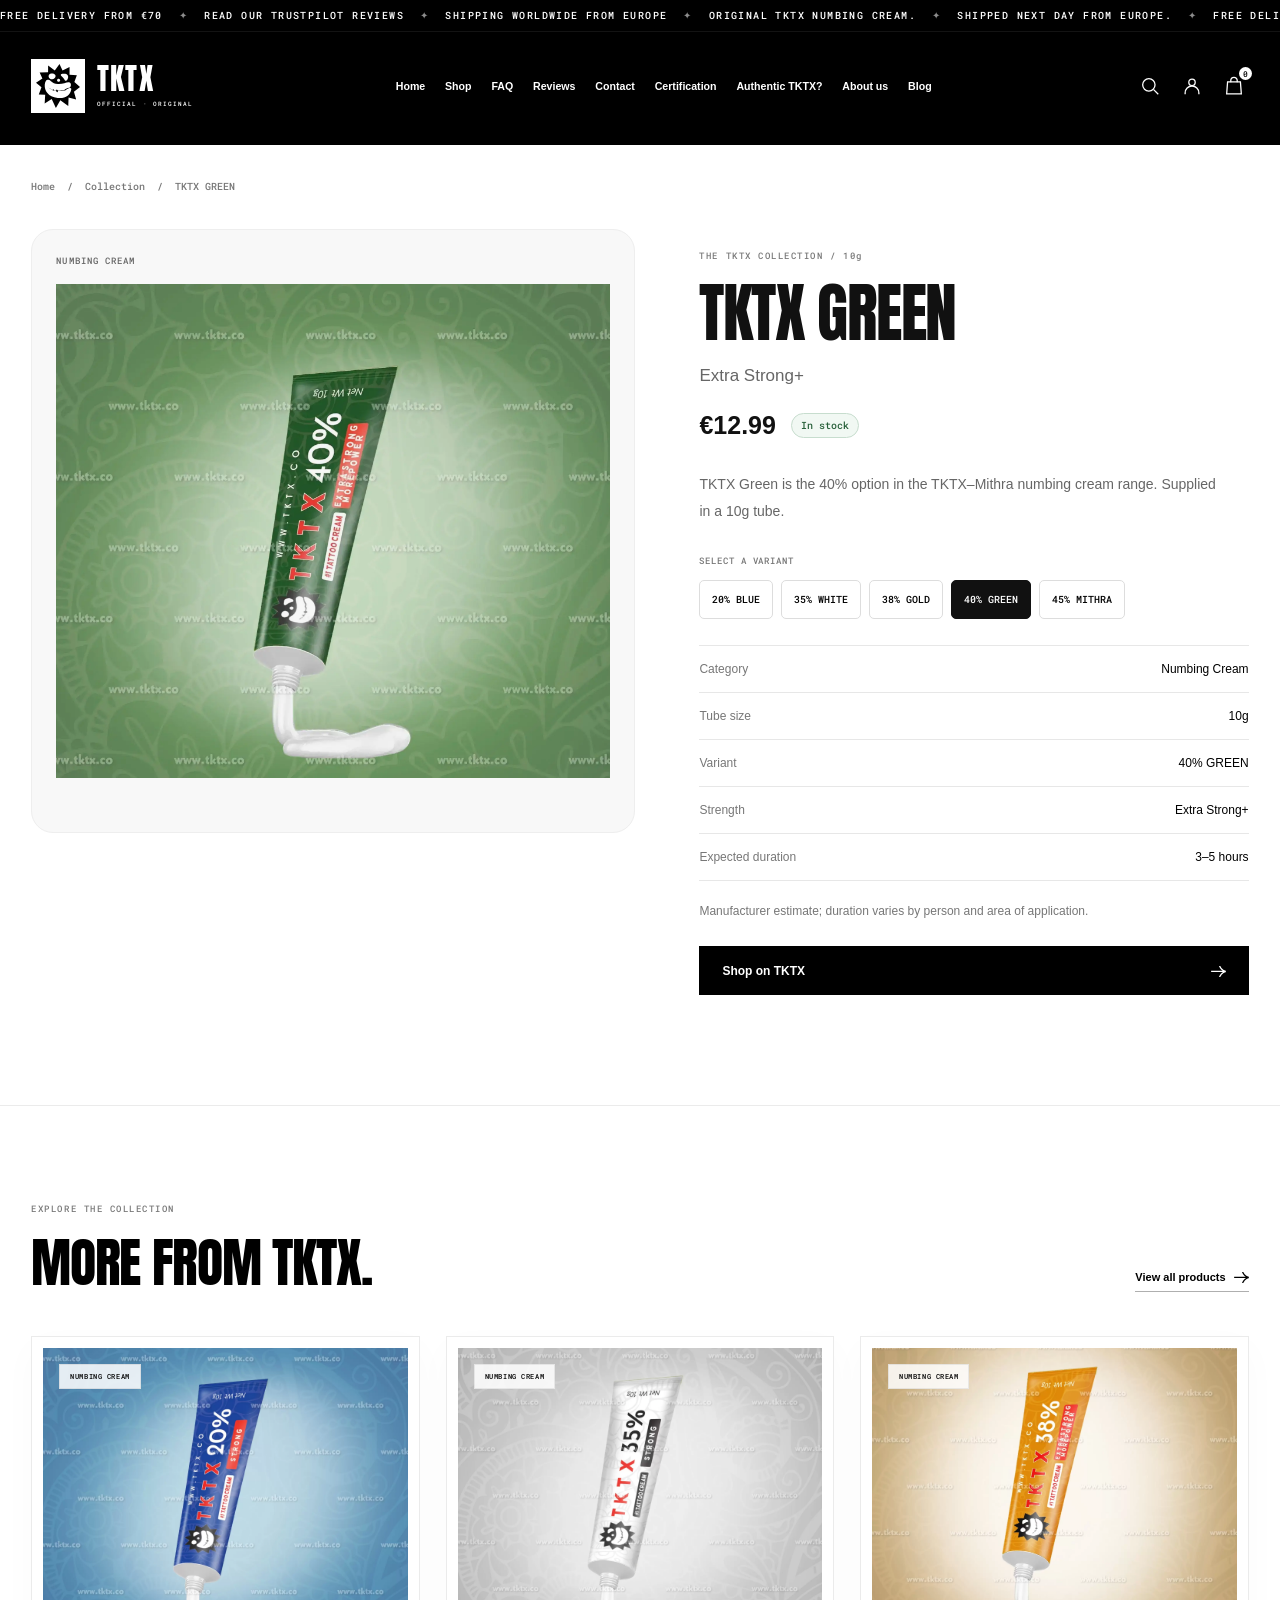
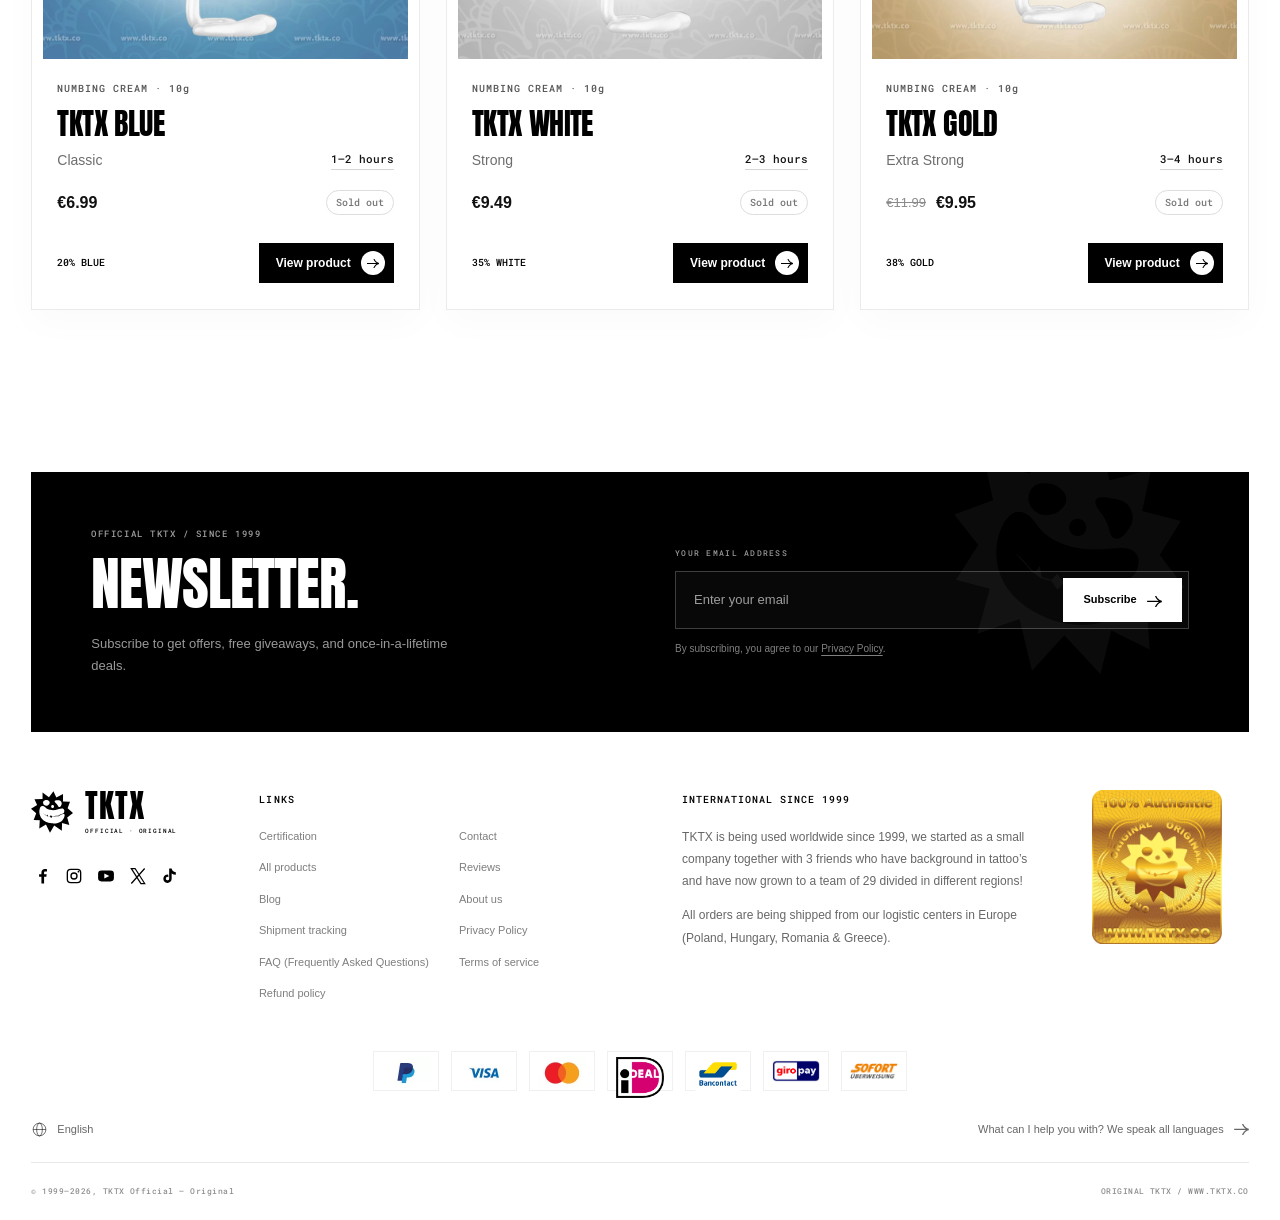
<file: product-green.html>
<!doctype html><html lang="en"><head><meta charset="utf-8"><meta name="viewport" content="width=device-width,initial-scale=1"><title>TKTX GREEN — TKTX Collection</title><meta name="description" content="TKTX Green is the 40% option in the TKTX–Mithra numbing cream range. Supplied in a 10g tube."><link rel="stylesheet" href="style.css?v=8"><link rel="stylesheet" href="home-sections.css?v=8"><link rel="stylesheet" href="footer-finish.css?v=3"><link rel="stylesheet" href="catalog.css?v=16">
  <link rel="stylesheet" href="refine.css?v=11"><script src="script.js?v=3" defer></script><script src="home-sections.js?v=1" defer></script></head><body class="product-body"><main class="tktx-store product-page"><section class="hero product-page-hero"><div class="announcement" role="region" aria-label="Store announcements">
        <p class="sr-only">Free delivery from €70. Read our reviews on Trustpilot. Shipping worldwide from Europe. Original TKTX numbing cream. Shipped next day from Europe.</p>
        <div class="announcement-track" aria-hidden="true">
          <div class="announcement-group"><span>FREE DELIVERY FROM €70</span><i>✦</i><span>READ OUR TRUSTPILOT REVIEWS</span><i>✦</i><span>SHIPPING WORLDWIDE FROM EUROPE</span><i>✦</i><span>ORIGINAL TKTX NUMBING CREAM.</span><i>✦</i><span>SHIPPED NEXT DAY FROM EUROPE.</span><i>✦</i></div>
          <div class="announcement-group"><span>FREE DELIVERY FROM €70</span><i>✦</i><span>READ OUR TRUSTPILOT REVIEWS</span><i>✦</i><span>SHIPPING WORLDWIDE FROM EUROPE</span><i>✦</i><span>ORIGINAL TKTX NUMBING CREAM.</span><i>✦</i><span>SHIPPED NEXT DAY FROM EUROPE.</span><i>✦</i></div>
        </div>
      </div><header class="header">
        <a class="brand" href="index.html" aria-label="TKTX home">
          <span class="brand-mark"><img src="assets/tktx-logo-dark.svg" alt="" width="44" height="44"></span>
          <span class="brand-name">TKTX<span>OFFICIAL · ORIGINAL</span></span>
        </a>
        <nav class="desktop-nav" aria-label="Main navigation">
          <a class="nav-link" href="index.html" >Home</a>
          <a class="nav-link" href="index.html#products">Shop</a>
          <a class="nav-link" href="https://www.tktx.co/faq-frequently-asked-questions/">FAQ</a>
          <a class="nav-link" href="https://www.trustpilot.com/review/tktx.co" target="_blank" rel="noopener noreferrer">Reviews</a>
          <a class="nav-link" href="https://www.tktx.co/contact/">Contact</a>
          <a class="nav-link" href="https://www.tktx.co/certification/">Certification</a>
          <a class="nav-link" href="https://www.tktx.co/fake-tktx/">Authentic TKTX?</a>
          <a class="nav-link" href="https://www.tktx.co/about-us/">About us</a>
          <a class="nav-link" href="https://www.tktx.co/magazinea/">Blog</a>
        </nav>
        <div class="header-tools">
          <button class="icon-link search-toggle" aria-label="Search products" aria-haspopup="dialog"><svg viewBox="0 0 24 24" fill="none" stroke="currentColor" stroke-width="1.4" aria-hidden="true"><circle cx="10.75" cy="10.75" r="6.75"/><path d="m16 16 5 5"/></svg></button>
          <a class="icon-link account-link" href="https://www.tktx.co/my-account/" aria-label="Your account"><svg viewBox="0 0 24 24" fill="none" stroke="currentColor" stroke-width="1.4" aria-hidden="true"><circle cx="12" cy="8" r="3.5"/><path d="M4.5 21v-1.5a7.5 7.5 0 0 1 15 0V21"/></svg></a>
          <a class="icon-link cart-link" href="https://www.tktx.co/cart/" aria-label="Shopping bag"><svg viewBox="0 0 24 24" fill="none" stroke="currentColor" stroke-width="1.4" aria-hidden="true"><path d="M5 7.5h14l1 13H4l1-13Z"/><path d="M8.5 8V6a3.5 3.5 0 0 1 7 0v2"/></svg><span class="cart-count">0</span></a>
          <button class="menu-toggle" aria-expanded="false" aria-controls="mobile-nav" aria-label="Open menu"><span></span><span></span></button>
        </div>
      </header><nav id="mobile-nav" class="mobile-nav" aria-label="Mobile navigation" inert>
        <a href="index.html">Home</a><a href="index.html#products">Shop <span aria-hidden="true"><span class="tktx-arrow" aria-hidden="true"></span></span></a>
        <a href="https://www.tktx.co/faq-frequently-asked-questions/">FAQ</a><a href="https://www.trustpilot.com/review/tktx.co" target="_blank" rel="noopener noreferrer">Reviews</a>
        <a href="https://www.tktx.co/contact/">Contact</a><a href="https://www.tktx.co/certification/">Certification</a>
        <a href="https://www.tktx.co/fake-tktx/">Authentic TKTX?</a><a href="https://www.tktx.co/about-us/">About us</a>
        <a href="https://www.tktx.co/magazinea/">Blog</a>
      </nav></section><section class="product-detail page-container"><nav class="product-breadcrumb" aria-label="Breadcrumb"><a href="index.html">Home</a><span>/</span><a href="index.html#products">Collection</a><span>/</span><span>TKTX GREEN</span></nav><div class="product-layout"><div class="product-gallery"><span class="detail-category">NUMBING CREAM</span><img src="assets/products/green.jpg" alt="TKTX GREEN 40% GREEN tube and packaging" width="900" height="900"></div><div class="product-copy"><p class="section-kicker">THE TKTX COLLECTION / 10g</p><h1>TKTX GREEN</h1><p class="detail-subtitle">Extra Strong+</p><div class="catalog-price detail-price"><strong>€12.99</strong><span class="stock-label available">In stock</span></div><p class="detail-description">TKTX Green is the 40% option in the TKTX–Mithra numbing cream range. Supplied in a 10g tube.</p><p class="option-label">SELECT A VARIANT</p><div class="product-options"><a class="product-option " href="product-blue.html" >20% BLUE</a><a class="product-option " href="product-white.html" >35% WHITE</a><a class="product-option " href="product-gold.html" >38% GOLD</a><a class="product-option selected" href="product-green.html" aria-current=page>40% GREEN</a><a class="product-option " href="product-mithra.html" >45% MITHRA</a></div><dl class="product-specs"><div><dt>Category</dt><dd>Numbing Cream</dd></div><div><dt>Tube size</dt><dd>10g</dd></div><div><dt>Variant</dt><dd>40% GREEN</dd></div><div><dt>Strength</dt><dd>Extra Strong+</dd></div><div><dt>Expected duration</dt><dd>3–5 hours</dd></div></dl><p class="duration-note detail-duration-note">Manufacturer estimate; duration varies by person and area of application.</p><a class="dark-button official-product-link" href="https://www.tktx.co/product/tktx-mithra-numbing-cream/?attribute_pa_strength=40-green-extra-strong-3-5-hours" target="_blank" rel="noopener">Shop on TKTX <span aria-hidden="true"><span class="tktx-arrow" aria-hidden="true"></span></span></a></div></div></section><section class="products-section"><div class="page-container"><header class="products-heading"><div><p class="section-kicker">EXPLORE THE COLLECTION</p><h2>MORE FROM TKTX.</h2></div><a class="text-link" href="index.html#products">View all products <span class="tktx-arrow" aria-hidden="true"></span></a></header><div class="shop-grid"><article class="shop-card" data-product="blue"><a class="shop-card-image" href="product-blue.html" aria-label="View TKTX BLUE"><span class="shop-card-badge">NUMBING CREAM</span><img class="shop-packshot" src="assets/products/blue.webp" alt="TKTX BLUE — 20% BLUE tube and packaging" width="900" height="900" loading="lazy" decoding="async"></a><div class="shop-card-body"><p class="shop-card-label">NUMBING CREAM · 10g</p><h3><a href="product-blue.html">TKTX BLUE</a></h3><p class="shop-card-description"><span>Classic</span><span class="card-duration">1–2 hours</span></p><div class="catalog-price"><strong>€6.99</strong><span class="stock-label ">Sold out</span></div><div class="shop-card-bottom"><span class="variant-pill">20% BLUE</span><a class="buy-button" href="product-blue.html" aria-label="View TKTX BLUE details">View product <span aria-hidden="true"><span class="tktx-arrow" aria-hidden="true"></span></span></a></div></div></article><article class="shop-card" data-product="white"><a class="shop-card-image" href="product-white.html" aria-label="View TKTX WHITE"><span class="shop-card-badge">NUMBING CREAM</span><img class="shop-packshot" src="assets/products/white.webp" alt="TKTX WHITE — 35% WHITE tube and packaging" width="900" height="900" loading="lazy" decoding="async"></a><div class="shop-card-body"><p class="shop-card-label">NUMBING CREAM · 10g</p><h3><a href="product-white.html">TKTX WHITE</a></h3><p class="shop-card-description"><span>Strong</span><span class="card-duration">2–3 hours</span></p><div class="catalog-price"><strong>€9.49</strong><span class="stock-label ">Sold out</span></div><div class="shop-card-bottom"><span class="variant-pill">35% WHITE</span><a class="buy-button" href="product-white.html" aria-label="View TKTX WHITE details">View product <span aria-hidden="true"><span class="tktx-arrow" aria-hidden="true"></span></span></a></div></div></article><article class="shop-card" data-product="gold"><a class="shop-card-image" href="product-gold.html" aria-label="View TKTX GOLD"><span class="shop-card-badge">NUMBING CREAM</span><img class="shop-packshot" src="assets/products/gold.webp" alt="TKTX GOLD — 38% GOLD tube and packaging" width="900" height="900" loading="lazy" decoding="async"></a><div class="shop-card-body"><p class="shop-card-label">NUMBING CREAM · 10g</p><h3><a href="product-gold.html">TKTX GOLD</a></h3><p class="shop-card-description"><span>Extra Strong</span><span class="card-duration">3–4 hours</span></p><div class="catalog-price"><del>€11.99</del> <strong>€9.95</strong><span class="stock-label ">Sold out</span></div><div class="shop-card-bottom"><span class="variant-pill">38% GOLD</span><a class="buy-button" href="product-gold.html" aria-label="View TKTX GOLD details">View product <span aria-hidden="true"><span class="tktx-arrow" aria-hidden="true"></span></span></a></div></div></article></div></div></section><footer class="site-footer" id="footer" role="contentinfo">
      <div class="page-container">
        <div class="newsletter-panel">
          <div class="newsletter-copy"><p class="section-kicker">OFFICIAL TKTX / SINCE 1999</p><h2>NEWSLETTER.</h2><p class="newsletter-description">Subscribe to get offers, free giveaways, and once-in-a-lifetime deals.</p></div>
          <form class="newsletter-form"><label class="newsletter-label" for="newsletter-email">YOUR EMAIL ADDRESS</label>
            <div class="newsletter-input-row"><input class="newsletter-input" id="newsletter-email" type="email" name="email" placeholder="Enter your email" autocomplete="email" required><button class="newsletter-submit" type="submit">Subscribe <span aria-hidden="true"><span class="tktx-arrow" aria-hidden="true"></span></span></button></div>
            <p class="newsletter-privacy">By subscribing, you agree to our <a href="https://www.tktx.co/privacy-policy-2/">Privacy Policy</a>.</p><p class="newsletter-feedback" role="status" hidden></p>
          </form>
        </div>
        <div class="footer-main">
          <div class="footer-about"><a class="footer-brand" href="index.html" aria-label="TKTX home"><img src="assets/tktx-logo-dark.svg" alt="" width="42" height="42"><span class="footer-wordmark">TKTX<small>OFFICIAL · ORIGINAL</small></span></a><div class="footer-socials" aria-label="Social accounts"><a href="https://www.facebook.com/TKTX.Europe" aria-label="Facebook" target="_blank" rel="noopener noreferrer"><svg viewBox="0 0 24 24" aria-hidden="true"><path d="M14.5 21v-8h2.7l.4-3h-3.1V8c0-.9.3-1.5 1.6-1.5H18V3.8c-.4-.1-1.4-.2-2.5-.2-2.5 0-4.2 1.5-4.2 4.3V10H8.5v3h2.8v8z" fill="currentColor"/></svg></a><a href="https://www.instagram.com/tktx.europe" aria-label="Instagram" target="_blank" rel="noopener noreferrer"><svg viewBox="0 0 24 24" aria-hidden="true"><rect x="4" y="4" width="16" height="16" rx="4" fill="none" stroke="currentColor" stroke-width="1.6"/><circle cx="12" cy="12" r="3.6" fill="none" stroke="currentColor" stroke-width="1.6"/><circle cx="17.3" cy="6.8" r="1" fill="currentColor"/></svg></a><a href="https://www.youtube.com/@tktx.co.europe/shorts" aria-label="YouTube" target="_blank" rel="noopener noreferrer"><svg viewBox="0 0 24 24" aria-hidden="true"><rect x="2.5" y="5.5" width="19" height="13" rx="4" fill="currentColor"/><path d="m10 9 6 3-6 3z" fill="#ffffff"/></svg></a><a href="https://x.com/TKTX_europe" aria-label="X" target="_blank" rel="noopener noreferrer"><svg viewBox="0 0 24 24" aria-hidden="true"><path d="M4 3h4.5L20 21h-4.5L4 3Zm16 0L4 21" fill="none" stroke="currentColor" stroke-width="1.5"/></svg></a><a href="https://www.tiktok.com/@tktx.europe" aria-label="TikTok" target="_blank" rel="noopener noreferrer"><svg viewBox="0 0 24 24" aria-hidden="true"><path d="M14 3v12.3a5 5 0 1 1-4-4.9v3a2 2 0 1 0 1 1.9V3h3c.5 2.7 2 4.1 5 4.5v3A9 9 0 0 1 14 9" fill="currentColor"/></svg></a></div></div>
          <nav class="footer-column footer-links" aria-label="Footer links"><h3>LINKS</h3><ul><li><a href="https://www.tktx.co/certification/">Certification</a></li><li><a href="https://www.tktx.co/contact/">Contact</a></li><li><a href="index.html#products">All products</a></li><li><a href="https://www.trustpilot.com/review/tktx.co" target="_blank" rel="noopener noreferrer">Reviews</a></li><li><a href="https://www.tktx.co/magazinea/">Blog</a></li><li><a href="https://www.tktx.co/about-us/">About us</a></li><li><a href="https://www.tktx.co/ts-shipment-tracking/">Shipment tracking</a></li><li><a href="https://www.tktx.co/privacy-policy-2/">Privacy Policy</a></li><li><a href="https://www.tktx.co/faq-frequently-asked-questions/">FAQ (Frequently Asked Questions)</a></li><li><a href="https://www.tktx.co/terms-of-service/">Terms of service</a></li><li><a href="https://www.tktx.co/return-and-refund-policy/">Refund policy</a></li></ul></nav>
          <div class="footer-history"><h3>INTERNATIONAL SINCE 1999</h3><p>TKTX is being used worldwide since 1999, we started as a small company together with 3 friends who have background in tattoo’s and have now grown to a team of 29 divided in different regions!</p><p>All orders are being shipped from our logistic centers in Europe (Poland, Hungary, Romania &amp; Greece).</p></div>
          <div class="footer-authenticity"><img src="assets/tktx-gold-authentic-seal.png" alt="TKTX 100% Authentic gold seal — www.tktx.co" width="328" height="390" loading="lazy"></div>
        </div>
        <div class="footer-payments" aria-label="Payment methods"><span><img src="assets/payment-paypal.webp" alt="PayPal" width="68" height="40" loading="lazy"></span><span><img src="assets/payment-visa.webp" alt="Visa" width="68" height="40" loading="lazy"></span><span><img src="assets/payment-mastercard.webp" alt="Mastercard" width="68" height="40" loading="lazy"></span><span><img src="assets/payment-ideal.webp" alt="iDEAL" width="68" height="40" loading="lazy"></span><span><img src="assets/payment-bancontact.webp" alt="Bancontact" width="68" height="40" loading="lazy"></span><span><img src="assets/payment-giropay.webp" alt="Giropay" width="68" height="40" loading="lazy"></span><span><img src="assets/payment-sofort.webp" alt="Sofort" width="68" height="40" loading="lazy"></span></div>
        <div class="footer-service"><span class="footer-language"><svg viewBox="0 0 24 24" fill="none" stroke="currentColor" stroke-width="1.3" aria-hidden="true"><circle cx="12" cy="12" r="9"/><ellipse cx="12" cy="12" rx="4" ry="9"/><path d="M3 12h18"/></svg>English</span><a href="https://www.tktx.co/contact/">What can I help you with? We speak all languages <span aria-hidden="true"><span class="tktx-arrow" aria-hidden="true"></span></span></a></div>
        <div class="footer-bottom"><span>© 1999–2026, TKTX Official – Original</span><span>ORIGINAL TKTX / WWW.TKTX.CO</span></div>
      </div>
    </footer><dialog class="search-panel" id="search-panel" aria-labelledby="search-title">
    <button class="panel-close" aria-label="Close search">×</button>
    <p class="eyebrow">TKTX OFFICIAL · ORIGINAL STORE</p>
    <h2 id="search-title">FIND YOUR TKTX.</h2>
    <form action="https://www.tktx.co/" method="get" class="search-form">
      <label class="sr-only" for="product-search">Search products</label>
      <input id="product-search" type="search" name="s" placeholder="Search products…" required>
      <input type="hidden" name="post_type" value="product">
      <button class="button" type="submit">Search <span class="tktx-arrow" aria-hidden="true"></span></button>
    </form>
  </dialog></main></body></html>
</file>
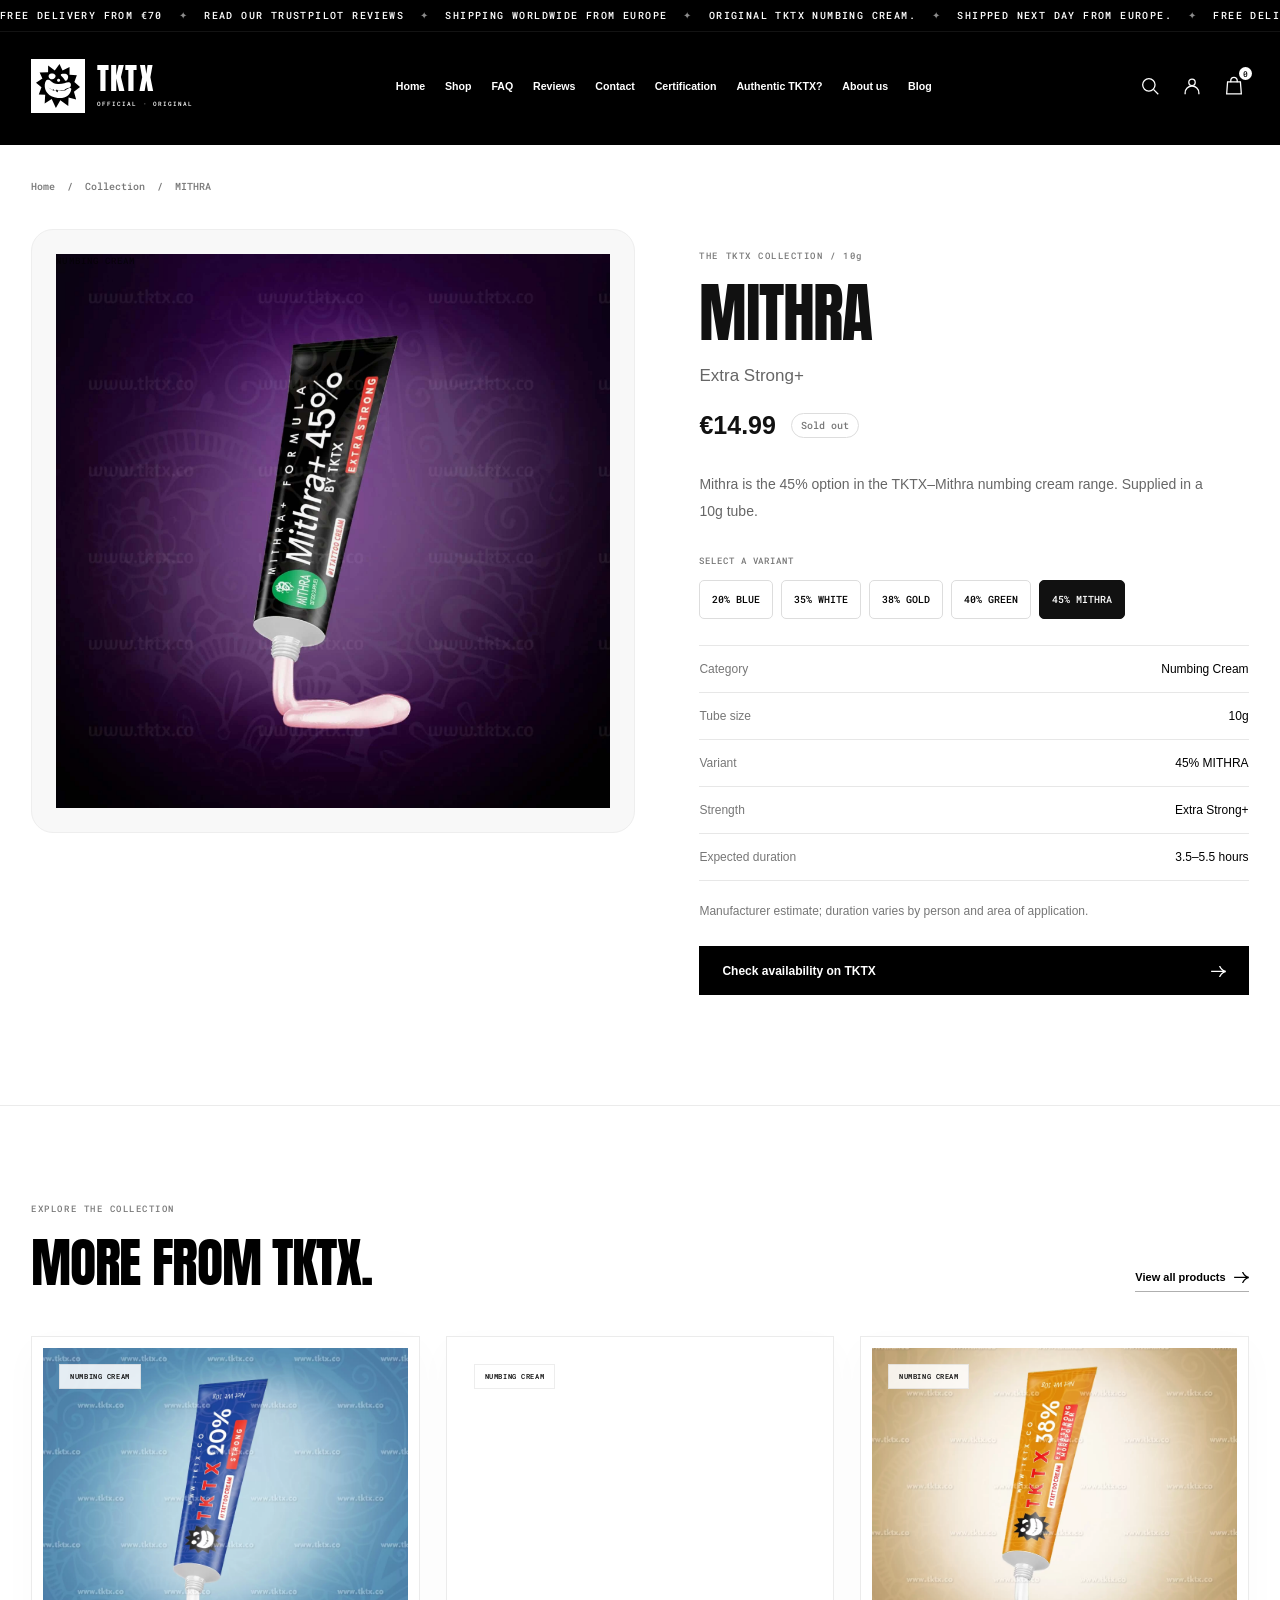
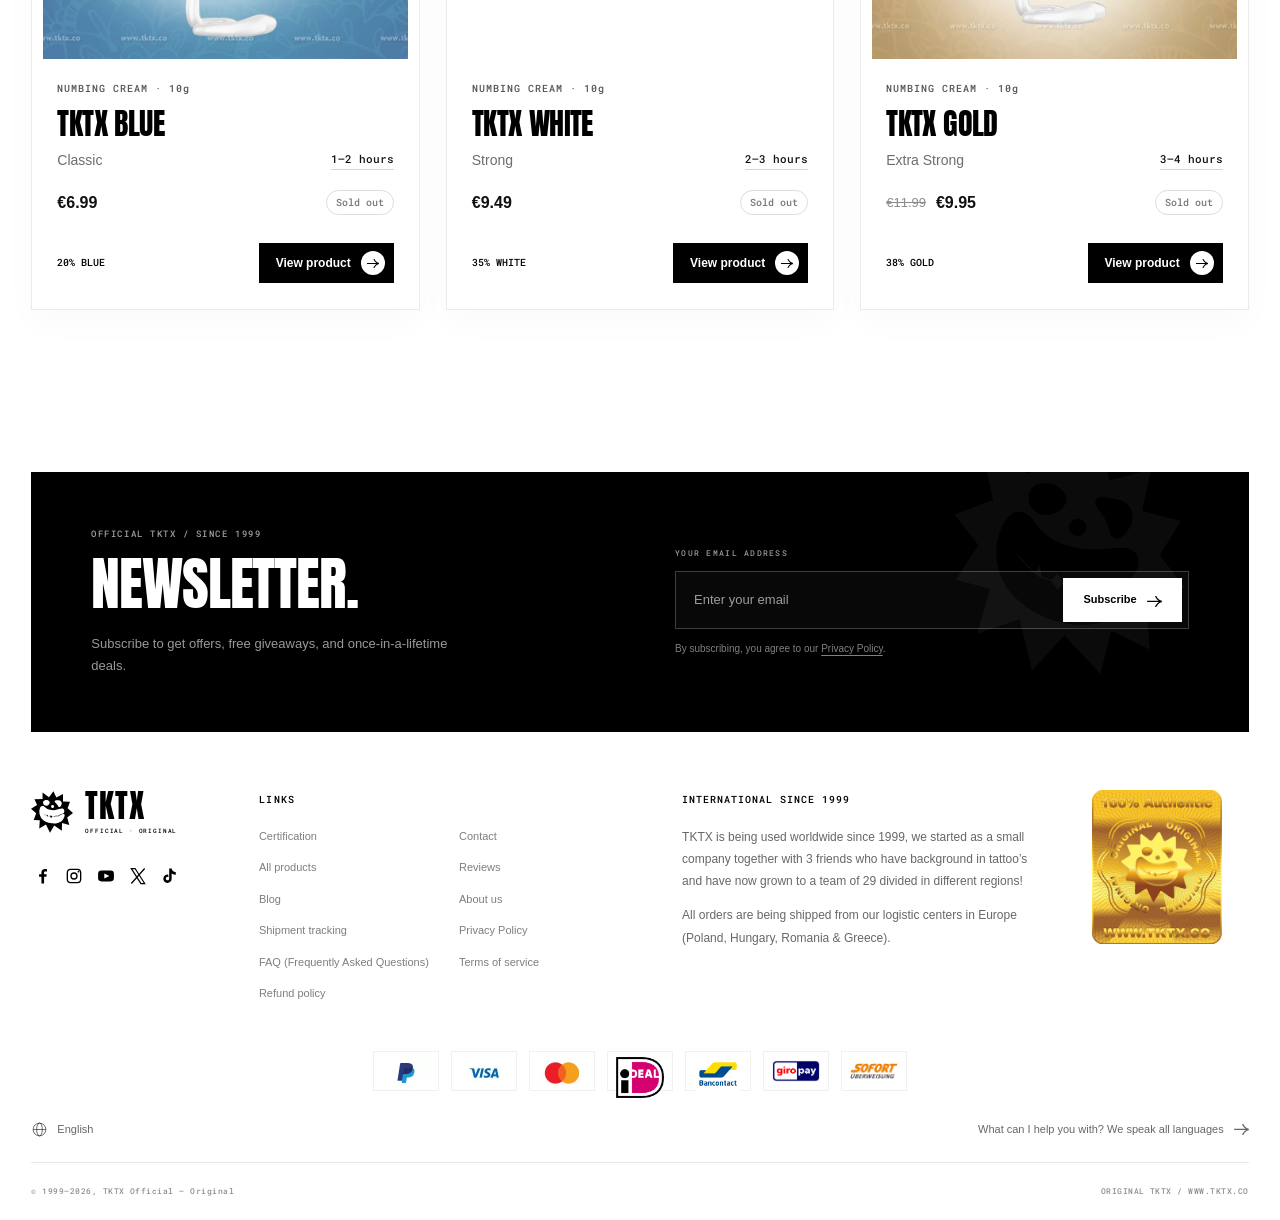
<file: product-mithra.html>
<!doctype html><html lang="en"><head><meta charset="utf-8"><meta name="viewport" content="width=device-width,initial-scale=1"><title>MITHRA — TKTX Collection</title><meta name="description" content="Mithra is the 45% option in the TKTX–Mithra numbing cream range. Supplied in a 10g tube."><link rel="stylesheet" href="style.css?v=8"><link rel="stylesheet" href="home-sections.css?v=8"><link rel="stylesheet" href="footer-finish.css?v=3"><link rel="stylesheet" href="catalog.css?v=16">
  <link rel="stylesheet" href="refine.css?v=11"><script src="script.js?v=3" defer></script><script src="home-sections.js?v=1" defer></script></head><body class="product-body"><main class="tktx-store product-page"><section class="hero product-page-hero"><div class="announcement" role="region" aria-label="Store announcements">
        <p class="sr-only">Free delivery from €70. Read our reviews on Trustpilot. Shipping worldwide from Europe. Original TKTX numbing cream. Shipped next day from Europe.</p>
        <div class="announcement-track" aria-hidden="true">
          <div class="announcement-group"><span>FREE DELIVERY FROM €70</span><i>✦</i><span>READ OUR TRUSTPILOT REVIEWS</span><i>✦</i><span>SHIPPING WORLDWIDE FROM EUROPE</span><i>✦</i><span>ORIGINAL TKTX NUMBING CREAM.</span><i>✦</i><span>SHIPPED NEXT DAY FROM EUROPE.</span><i>✦</i></div>
          <div class="announcement-group"><span>FREE DELIVERY FROM €70</span><i>✦</i><span>READ OUR TRUSTPILOT REVIEWS</span><i>✦</i><span>SHIPPING WORLDWIDE FROM EUROPE</span><i>✦</i><span>ORIGINAL TKTX NUMBING CREAM.</span><i>✦</i><span>SHIPPED NEXT DAY FROM EUROPE.</span><i>✦</i></div>
        </div>
      </div><header class="header">
        <a class="brand" href="index.html" aria-label="TKTX home">
          <span class="brand-mark"><img src="assets/tktx-logo-dark.svg" alt="" width="44" height="44"></span>
          <span class="brand-name">TKTX<span>OFFICIAL · ORIGINAL</span></span>
        </a>
        <nav class="desktop-nav" aria-label="Main navigation">
          <a class="nav-link" href="index.html" >Home</a>
          <a class="nav-link" href="index.html#products">Shop</a>
          <a class="nav-link" href="https://www.tktx.co/faq-frequently-asked-questions/">FAQ</a>
          <a class="nav-link" href="https://www.trustpilot.com/review/tktx.co" target="_blank" rel="noopener noreferrer">Reviews</a>
          <a class="nav-link" href="https://www.tktx.co/contact/">Contact</a>
          <a class="nav-link" href="https://www.tktx.co/certification/">Certification</a>
          <a class="nav-link" href="https://www.tktx.co/fake-tktx/">Authentic TKTX?</a>
          <a class="nav-link" href="https://www.tktx.co/about-us/">About us</a>
          <a class="nav-link" href="https://www.tktx.co/magazinea/">Blog</a>
        </nav>
        <div class="header-tools">
          <button class="icon-link search-toggle" aria-label="Search products" aria-haspopup="dialog"><svg viewBox="0 0 24 24" fill="none" stroke="currentColor" stroke-width="1.4" aria-hidden="true"><circle cx="10.75" cy="10.75" r="6.75"/><path d="m16 16 5 5"/></svg></button>
          <a class="icon-link account-link" href="https://www.tktx.co/my-account/" aria-label="Your account"><svg viewBox="0 0 24 24" fill="none" stroke="currentColor" stroke-width="1.4" aria-hidden="true"><circle cx="12" cy="8" r="3.5"/><path d="M4.5 21v-1.5a7.5 7.5 0 0 1 15 0V21"/></svg></a>
          <a class="icon-link cart-link" href="https://www.tktx.co/cart/" aria-label="Shopping bag"><svg viewBox="0 0 24 24" fill="none" stroke="currentColor" stroke-width="1.4" aria-hidden="true"><path d="M5 7.5h14l1 13H4l1-13Z"/><path d="M8.5 8V6a3.5 3.5 0 0 1 7 0v2"/></svg><span class="cart-count">0</span></a>
          <button class="menu-toggle" aria-expanded="false" aria-controls="mobile-nav" aria-label="Open menu"><span></span><span></span></button>
        </div>
      </header><nav id="mobile-nav" class="mobile-nav" aria-label="Mobile navigation" inert>
        <a href="index.html">Home</a><a href="index.html#products">Shop <span aria-hidden="true"><span class="tktx-arrow" aria-hidden="true"></span></span></a>
        <a href="https://www.tktx.co/faq-frequently-asked-questions/">FAQ</a><a href="https://www.trustpilot.com/review/tktx.co" target="_blank" rel="noopener noreferrer">Reviews</a>
        <a href="https://www.tktx.co/contact/">Contact</a><a href="https://www.tktx.co/certification/">Certification</a>
        <a href="https://www.tktx.co/fake-tktx/">Authentic TKTX?</a><a href="https://www.tktx.co/about-us/">About us</a>
        <a href="https://www.tktx.co/magazinea/">Blog</a>
      </nav></section><section class="product-detail page-container"><nav class="product-breadcrumb" aria-label="Breadcrumb"><a href="index.html">Home</a><span>/</span><a href="index.html#products">Collection</a><span>/</span><span>MITHRA</span></nav><div class="product-layout"><div class="product-gallery"><span class="detail-category">NUMBING CREAM</span><img src="assets/products/mithra.jpg" alt="MITHRA 45% MITHRA tube and packaging" width="900" height="900"></div><div class="product-copy"><p class="section-kicker">THE TKTX COLLECTION / 10g</p><h1>MITHRA</h1><p class="detail-subtitle">Extra Strong+</p><div class="catalog-price detail-price"><strong>€14.99</strong><span class="stock-label ">Sold out</span></div><p class="detail-description">Mithra is the 45% option in the TKTX–Mithra numbing cream range. Supplied in a 10g tube.</p><p class="option-label">SELECT A VARIANT</p><div class="product-options"><a class="product-option " href="product-blue.html" >20% BLUE</a><a class="product-option " href="product-white.html" >35% WHITE</a><a class="product-option " href="product-gold.html" >38% GOLD</a><a class="product-option " href="product-green.html" >40% GREEN</a><a class="product-option selected" href="product-mithra.html" aria-current=page>45% MITHRA</a></div><dl class="product-specs"><div><dt>Category</dt><dd>Numbing Cream</dd></div><div><dt>Tube size</dt><dd>10g</dd></div><div><dt>Variant</dt><dd>45% MITHRA</dd></div><div><dt>Strength</dt><dd>Extra Strong+</dd></div><div><dt>Expected duration</dt><dd>3.5–5.5 hours</dd></div></dl><p class="duration-note detail-duration-note">Manufacturer estimate; duration varies by person and area of application.</p><a class="dark-button official-product-link" href="https://www.tktx.co/product/tktx-mithra-numbing-cream/?attribute_pa_strength=45-mithra-extra-strong-3-5-5-5-hours" target="_blank" rel="noopener">Check availability on TKTX <span aria-hidden="true"><span class="tktx-arrow" aria-hidden="true"></span></span></a></div></div></section><section class="products-section"><div class="page-container"><header class="products-heading"><div><p class="section-kicker">EXPLORE THE COLLECTION</p><h2>MORE FROM TKTX.</h2></div><a class="text-link" href="index.html#products">View all products <span class="tktx-arrow" aria-hidden="true"></span></a></header><div class="shop-grid"><article class="shop-card" data-product="blue"><a class="shop-card-image" href="product-blue.html" aria-label="View TKTX BLUE"><span class="shop-card-badge">NUMBING CREAM</span><img class="shop-packshot" src="assets/products/blue.webp" alt="TKTX BLUE — 20% BLUE tube and packaging" width="900" height="900" loading="lazy" decoding="async"></a><div class="shop-card-body"><p class="shop-card-label">NUMBING CREAM · 10g</p><h3><a href="product-blue.html">TKTX BLUE</a></h3><p class="shop-card-description"><span>Classic</span><span class="card-duration">1–2 hours</span></p><div class="catalog-price"><strong>€6.99</strong><span class="stock-label ">Sold out</span></div><div class="shop-card-bottom"><span class="variant-pill">20% BLUE</span><a class="buy-button" href="product-blue.html" aria-label="View TKTX BLUE details">View product <span aria-hidden="true"><span class="tktx-arrow" aria-hidden="true"></span></span></a></div></div></article><article class="shop-card" data-product="white"><a class="shop-card-image" href="product-white.html" aria-label="View TKTX WHITE"><span class="shop-card-badge">NUMBING CREAM</span><img class="shop-packshot" src="assets/products/white.webp" alt="TKTX WHITE — 35% WHITE tube and packaging" width="900" height="900" loading="lazy" decoding="async"></a><div class="shop-card-body"><p class="shop-card-label">NUMBING CREAM · 10g</p><h3><a href="product-white.html">TKTX WHITE</a></h3><p class="shop-card-description"><span>Strong</span><span class="card-duration">2–3 hours</span></p><div class="catalog-price"><strong>€9.49</strong><span class="stock-label ">Sold out</span></div><div class="shop-card-bottom"><span class="variant-pill">35% WHITE</span><a class="buy-button" href="product-white.html" aria-label="View TKTX WHITE details">View product <span aria-hidden="true"><span class="tktx-arrow" aria-hidden="true"></span></span></a></div></div></article><article class="shop-card" data-product="gold"><a class="shop-card-image" href="product-gold.html" aria-label="View TKTX GOLD"><span class="shop-card-badge">NUMBING CREAM</span><img class="shop-packshot" src="assets/products/gold.webp" alt="TKTX GOLD — 38% GOLD tube and packaging" width="900" height="900" loading="lazy" decoding="async"></a><div class="shop-card-body"><p class="shop-card-label">NUMBING CREAM · 10g</p><h3><a href="product-gold.html">TKTX GOLD</a></h3><p class="shop-card-description"><span>Extra Strong</span><span class="card-duration">3–4 hours</span></p><div class="catalog-price"><del>€11.99</del> <strong>€9.95</strong><span class="stock-label ">Sold out</span></div><div class="shop-card-bottom"><span class="variant-pill">38% GOLD</span><a class="buy-button" href="product-gold.html" aria-label="View TKTX GOLD details">View product <span aria-hidden="true"><span class="tktx-arrow" aria-hidden="true"></span></span></a></div></div></article></div></div></section><footer class="site-footer" id="footer" role="contentinfo">
      <div class="page-container">
        <div class="newsletter-panel">
          <div class="newsletter-copy"><p class="section-kicker">OFFICIAL TKTX / SINCE 1999</p><h2>NEWSLETTER.</h2><p class="newsletter-description">Subscribe to get offers, free giveaways, and once-in-a-lifetime deals.</p></div>
          <form class="newsletter-form"><label class="newsletter-label" for="newsletter-email">YOUR EMAIL ADDRESS</label>
            <div class="newsletter-input-row"><input class="newsletter-input" id="newsletter-email" type="email" name="email" placeholder="Enter your email" autocomplete="email" required><button class="newsletter-submit" type="submit">Subscribe <span aria-hidden="true"><span class="tktx-arrow" aria-hidden="true"></span></span></button></div>
            <p class="newsletter-privacy">By subscribing, you agree to our <a href="https://www.tktx.co/privacy-policy-2/">Privacy Policy</a>.</p><p class="newsletter-feedback" role="status" hidden></p>
          </form>
        </div>
        <div class="footer-main">
          <div class="footer-about"><a class="footer-brand" href="index.html" aria-label="TKTX home"><img src="assets/tktx-logo-dark.svg" alt="" width="42" height="42"><span class="footer-wordmark">TKTX<small>OFFICIAL · ORIGINAL</small></span></a><div class="footer-socials" aria-label="Social accounts"><a href="https://www.facebook.com/TKTX.Europe" aria-label="Facebook" target="_blank" rel="noopener noreferrer"><svg viewBox="0 0 24 24" aria-hidden="true"><path d="M14.5 21v-8h2.7l.4-3h-3.1V8c0-.9.3-1.5 1.6-1.5H18V3.8c-.4-.1-1.4-.2-2.5-.2-2.5 0-4.2 1.5-4.2 4.3V10H8.5v3h2.8v8z" fill="currentColor"/></svg></a><a href="https://www.instagram.com/tktx.europe" aria-label="Instagram" target="_blank" rel="noopener noreferrer"><svg viewBox="0 0 24 24" aria-hidden="true"><rect x="4" y="4" width="16" height="16" rx="4" fill="none" stroke="currentColor" stroke-width="1.6"/><circle cx="12" cy="12" r="3.6" fill="none" stroke="currentColor" stroke-width="1.6"/><circle cx="17.3" cy="6.8" r="1" fill="currentColor"/></svg></a><a href="https://www.youtube.com/@tktx.co.europe/shorts" aria-label="YouTube" target="_blank" rel="noopener noreferrer"><svg viewBox="0 0 24 24" aria-hidden="true"><rect x="2.5" y="5.5" width="19" height="13" rx="4" fill="currentColor"/><path d="m10 9 6 3-6 3z" fill="#ffffff"/></svg></a><a href="https://x.com/TKTX_europe" aria-label="X" target="_blank" rel="noopener noreferrer"><svg viewBox="0 0 24 24" aria-hidden="true"><path d="M4 3h4.5L20 21h-4.5L4 3Zm16 0L4 21" fill="none" stroke="currentColor" stroke-width="1.5"/></svg></a><a href="https://www.tiktok.com/@tktx.europe" aria-label="TikTok" target="_blank" rel="noopener noreferrer"><svg viewBox="0 0 24 24" aria-hidden="true"><path d="M14 3v12.3a5 5 0 1 1-4-4.9v3a2 2 0 1 0 1 1.9V3h3c.5 2.7 2 4.1 5 4.5v3A9 9 0 0 1 14 9" fill="currentColor"/></svg></a></div></div>
          <nav class="footer-column footer-links" aria-label="Footer links"><h3>LINKS</h3><ul><li><a href="https://www.tktx.co/certification/">Certification</a></li><li><a href="https://www.tktx.co/contact/">Contact</a></li><li><a href="index.html#products">All products</a></li><li><a href="https://www.trustpilot.com/review/tktx.co" target="_blank" rel="noopener noreferrer">Reviews</a></li><li><a href="https://www.tktx.co/magazinea/">Blog</a></li><li><a href="https://www.tktx.co/about-us/">About us</a></li><li><a href="https://www.tktx.co/ts-shipment-tracking/">Shipment tracking</a></li><li><a href="https://www.tktx.co/privacy-policy-2/">Privacy Policy</a></li><li><a href="https://www.tktx.co/faq-frequently-asked-questions/">FAQ (Frequently Asked Questions)</a></li><li><a href="https://www.tktx.co/terms-of-service/">Terms of service</a></li><li><a href="https://www.tktx.co/return-and-refund-policy/">Refund policy</a></li></ul></nav>
          <div class="footer-history"><h3>INTERNATIONAL SINCE 1999</h3><p>TKTX is being used worldwide since 1999, we started as a small company together with 3 friends who have background in tattoo’s and have now grown to a team of 29 divided in different regions!</p><p>All orders are being shipped from our logistic centers in Europe (Poland, Hungary, Romania &amp; Greece).</p></div>
          <div class="footer-authenticity"><img src="assets/tktx-gold-authentic-seal.png" alt="TKTX 100% Authentic gold seal — www.tktx.co" width="328" height="390" loading="lazy"></div>
        </div>
        <div class="footer-payments" aria-label="Payment methods"><span><img src="assets/payment-paypal.webp" alt="PayPal" width="68" height="40" loading="lazy"></span><span><img src="assets/payment-visa.webp" alt="Visa" width="68" height="40" loading="lazy"></span><span><img src="assets/payment-mastercard.webp" alt="Mastercard" width="68" height="40" loading="lazy"></span><span><img src="assets/payment-ideal.webp" alt="iDEAL" width="68" height="40" loading="lazy"></span><span><img src="assets/payment-bancontact.webp" alt="Bancontact" width="68" height="40" loading="lazy"></span><span><img src="assets/payment-giropay.webp" alt="Giropay" width="68" height="40" loading="lazy"></span><span><img src="assets/payment-sofort.webp" alt="Sofort" width="68" height="40" loading="lazy"></span></div>
        <div class="footer-service"><span class="footer-language"><svg viewBox="0 0 24 24" fill="none" stroke="currentColor" stroke-width="1.3" aria-hidden="true"><circle cx="12" cy="12" r="9"/><ellipse cx="12" cy="12" rx="4" ry="9"/><path d="M3 12h18"/></svg>English</span><a href="https://www.tktx.co/contact/">What can I help you with? We speak all languages <span aria-hidden="true"><span class="tktx-arrow" aria-hidden="true"></span></span></a></div>
        <div class="footer-bottom"><span>© 1999–2026, TKTX Official – Original</span><span>ORIGINAL TKTX / WWW.TKTX.CO</span></div>
      </div>
    </footer><dialog class="search-panel" id="search-panel" aria-labelledby="search-title">
    <button class="panel-close" aria-label="Close search">×</button>
    <p class="eyebrow">TKTX OFFICIAL · ORIGINAL STORE</p>
    <h2 id="search-title">FIND YOUR TKTX.</h2>
    <form action="https://www.tktx.co/" method="get" class="search-form">
      <label class="sr-only" for="product-search">Search products</label>
      <input id="product-search" type="search" name="s" placeholder="Search products…" required>
      <input type="hidden" name="post_type" value="product">
      <button class="button" type="submit">Search <span class="tktx-arrow" aria-hidden="true"></span></button>
    </form>
  </dialog></main></body></html>
</file>
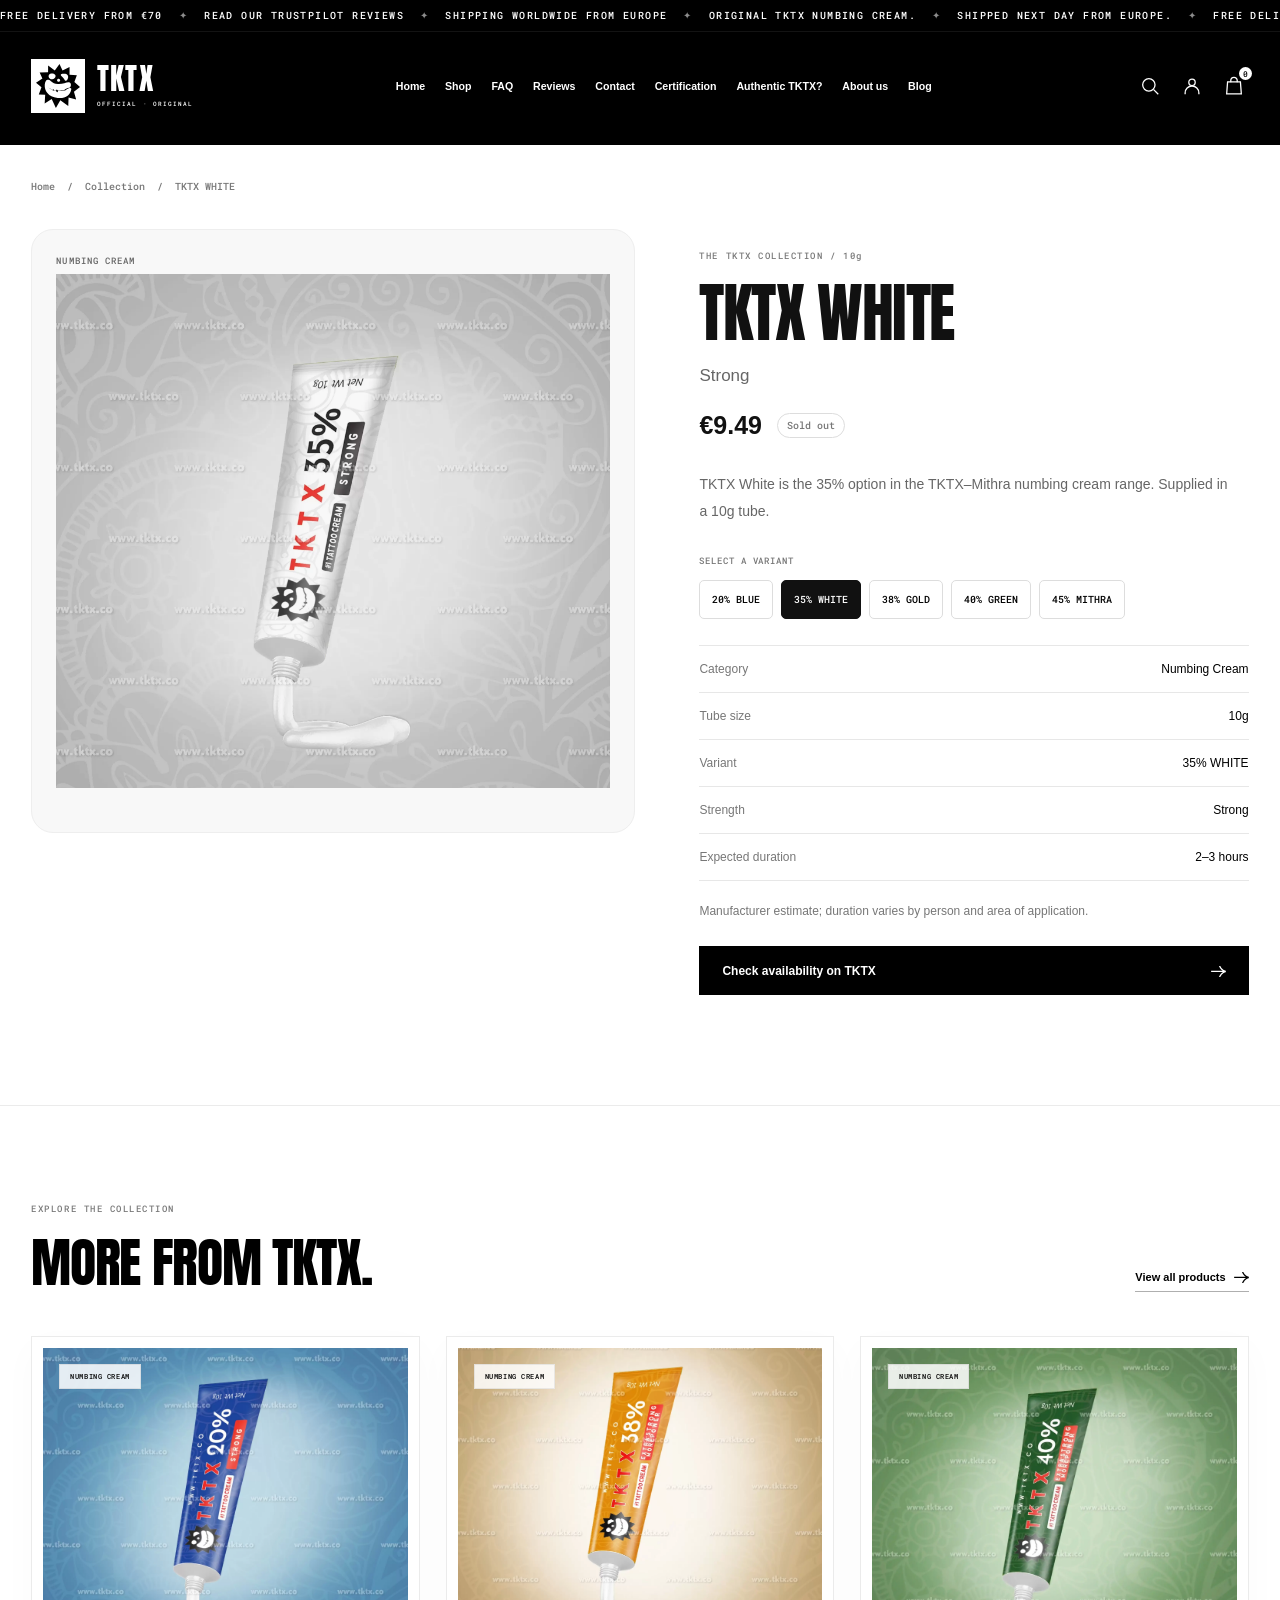
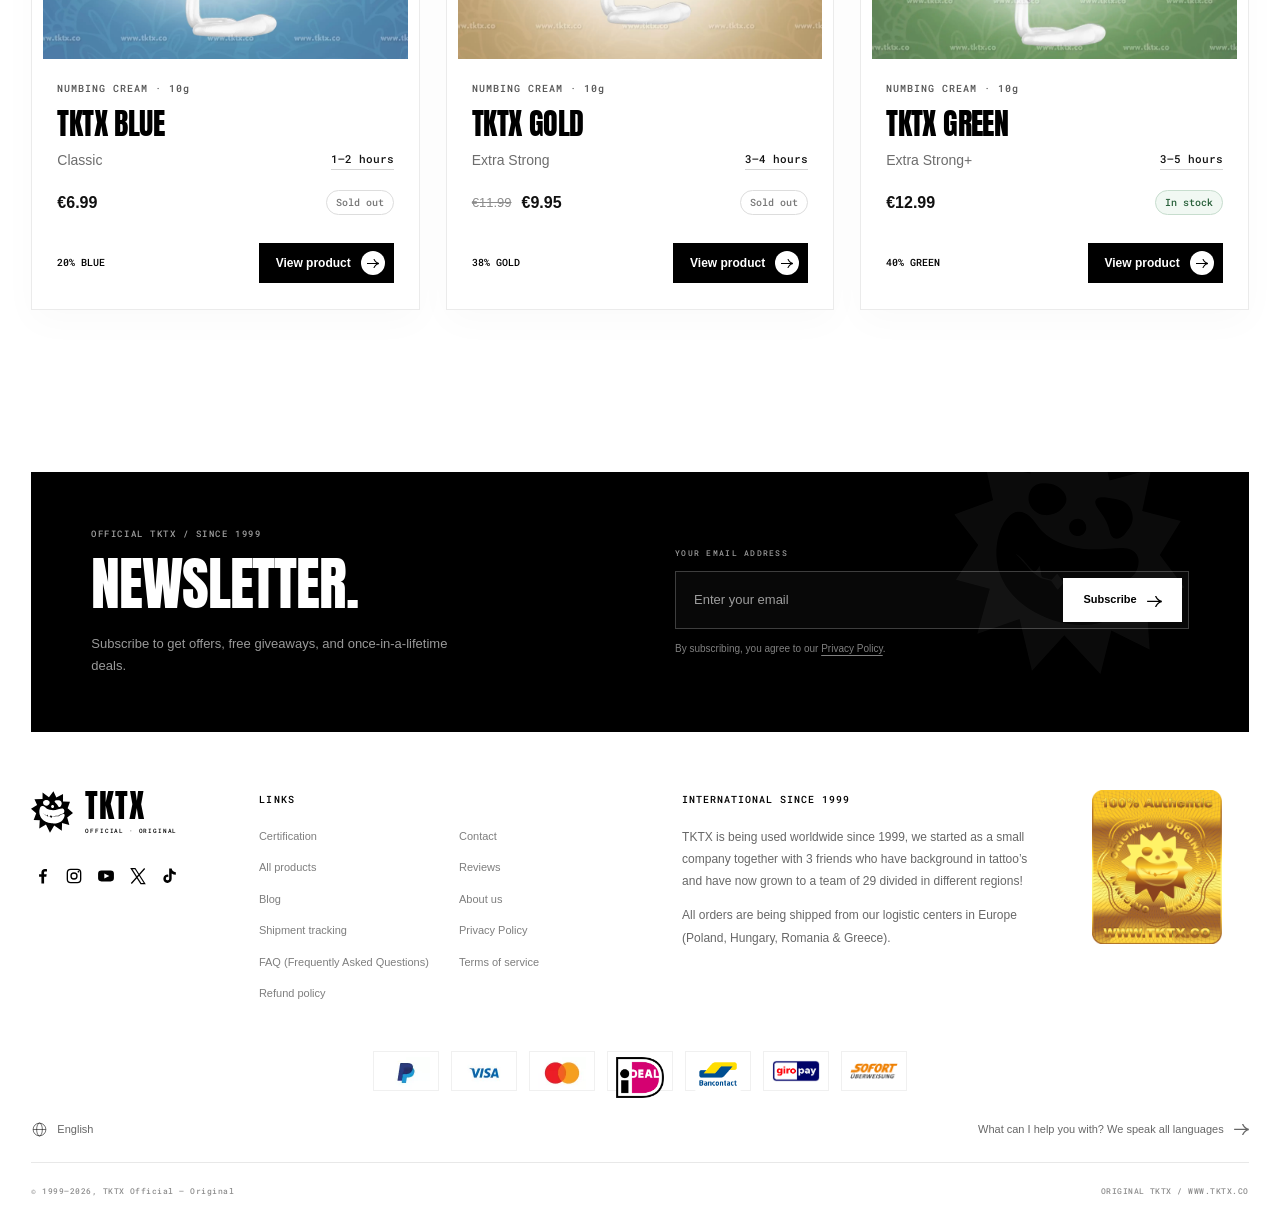
<file: product-white.html>
<!doctype html><html lang="en"><head><meta charset="utf-8"><meta name="viewport" content="width=device-width,initial-scale=1"><title>TKTX WHITE — TKTX Collection</title><meta name="description" content="TKTX White is the 35% option in the TKTX–Mithra numbing cream range. Supplied in a 10g tube."><link rel="stylesheet" href="style.css?v=8"><link rel="stylesheet" href="home-sections.css?v=8"><link rel="stylesheet" href="footer-finish.css?v=3"><link rel="stylesheet" href="catalog.css?v=16">
  <link rel="stylesheet" href="refine.css?v=11"><script src="script.js?v=3" defer></script><script src="home-sections.js?v=1" defer></script></head><body class="product-body"><main class="tktx-store product-page"><section class="hero product-page-hero"><div class="announcement" role="region" aria-label="Store announcements">
        <p class="sr-only">Free delivery from €70. Read our reviews on Trustpilot. Shipping worldwide from Europe. Original TKTX numbing cream. Shipped next day from Europe.</p>
        <div class="announcement-track" aria-hidden="true">
          <div class="announcement-group"><span>FREE DELIVERY FROM €70</span><i>✦</i><span>READ OUR TRUSTPILOT REVIEWS</span><i>✦</i><span>SHIPPING WORLDWIDE FROM EUROPE</span><i>✦</i><span>ORIGINAL TKTX NUMBING CREAM.</span><i>✦</i><span>SHIPPED NEXT DAY FROM EUROPE.</span><i>✦</i></div>
          <div class="announcement-group"><span>FREE DELIVERY FROM €70</span><i>✦</i><span>READ OUR TRUSTPILOT REVIEWS</span><i>✦</i><span>SHIPPING WORLDWIDE FROM EUROPE</span><i>✦</i><span>ORIGINAL TKTX NUMBING CREAM.</span><i>✦</i><span>SHIPPED NEXT DAY FROM EUROPE.</span><i>✦</i></div>
        </div>
      </div><header class="header">
        <a class="brand" href="index.html" aria-label="TKTX home">
          <span class="brand-mark"><img src="assets/tktx-logo-dark.svg" alt="" width="44" height="44"></span>
          <span class="brand-name">TKTX<span>OFFICIAL · ORIGINAL</span></span>
        </a>
        <nav class="desktop-nav" aria-label="Main navigation">
          <a class="nav-link" href="index.html" >Home</a>
          <a class="nav-link" href="index.html#products">Shop</a>
          <a class="nav-link" href="https://www.tktx.co/faq-frequently-asked-questions/">FAQ</a>
          <a class="nav-link" href="https://www.trustpilot.com/review/tktx.co" target="_blank" rel="noopener noreferrer">Reviews</a>
          <a class="nav-link" href="https://www.tktx.co/contact/">Contact</a>
          <a class="nav-link" href="https://www.tktx.co/certification/">Certification</a>
          <a class="nav-link" href="https://www.tktx.co/fake-tktx/">Authentic TKTX?</a>
          <a class="nav-link" href="https://www.tktx.co/about-us/">About us</a>
          <a class="nav-link" href="https://www.tktx.co/magazinea/">Blog</a>
        </nav>
        <div class="header-tools">
          <button class="icon-link search-toggle" aria-label="Search products" aria-haspopup="dialog"><svg viewBox="0 0 24 24" fill="none" stroke="currentColor" stroke-width="1.4" aria-hidden="true"><circle cx="10.75" cy="10.75" r="6.75"/><path d="m16 16 5 5"/></svg></button>
          <a class="icon-link account-link" href="https://www.tktx.co/my-account/" aria-label="Your account"><svg viewBox="0 0 24 24" fill="none" stroke="currentColor" stroke-width="1.4" aria-hidden="true"><circle cx="12" cy="8" r="3.5"/><path d="M4.5 21v-1.5a7.5 7.5 0 0 1 15 0V21"/></svg></a>
          <a class="icon-link cart-link" href="https://www.tktx.co/cart/" aria-label="Shopping bag"><svg viewBox="0 0 24 24" fill="none" stroke="currentColor" stroke-width="1.4" aria-hidden="true"><path d="M5 7.5h14l1 13H4l1-13Z"/><path d="M8.5 8V6a3.5 3.5 0 0 1 7 0v2"/></svg><span class="cart-count">0</span></a>
          <button class="menu-toggle" aria-expanded="false" aria-controls="mobile-nav" aria-label="Open menu"><span></span><span></span></button>
        </div>
      </header><nav id="mobile-nav" class="mobile-nav" aria-label="Mobile navigation" inert>
        <a href="index.html">Home</a><a href="index.html#products">Shop <span aria-hidden="true"><span class="tktx-arrow" aria-hidden="true"></span></span></a>
        <a href="https://www.tktx.co/faq-frequently-asked-questions/">FAQ</a><a href="https://www.trustpilot.com/review/tktx.co" target="_blank" rel="noopener noreferrer">Reviews</a>
        <a href="https://www.tktx.co/contact/">Contact</a><a href="https://www.tktx.co/certification/">Certification</a>
        <a href="https://www.tktx.co/fake-tktx/">Authentic TKTX?</a><a href="https://www.tktx.co/about-us/">About us</a>
        <a href="https://www.tktx.co/magazinea/">Blog</a>
      </nav></section><section class="product-detail page-container"><nav class="product-breadcrumb" aria-label="Breadcrumb"><a href="index.html">Home</a><span>/</span><a href="index.html#products">Collection</a><span>/</span><span>TKTX WHITE</span></nav><div class="product-layout"><div class="product-gallery"><span class="detail-category">NUMBING CREAM</span><img src="assets/products/white.webp" alt="TKTX WHITE 35% WHITE tube and packaging" width="900" height="900"></div><div class="product-copy"><p class="section-kicker">THE TKTX COLLECTION / 10g</p><h1>TKTX WHITE</h1><p class="detail-subtitle">Strong</p><div class="catalog-price detail-price"><strong>€9.49</strong><span class="stock-label ">Sold out</span></div><p class="detail-description">TKTX White is the 35% option in the TKTX–Mithra numbing cream range. Supplied in a 10g tube.</p><p class="option-label">SELECT A VARIANT</p><div class="product-options"><a class="product-option " href="product-blue.html" >20% BLUE</a><a class="product-option selected" href="product-white.html" aria-current=page>35% WHITE</a><a class="product-option " href="product-gold.html" >38% GOLD</a><a class="product-option " href="product-green.html" >40% GREEN</a><a class="product-option " href="product-mithra.html" >45% MITHRA</a></div><dl class="product-specs"><div><dt>Category</dt><dd>Numbing Cream</dd></div><div><dt>Tube size</dt><dd>10g</dd></div><div><dt>Variant</dt><dd>35% WHITE</dd></div><div><dt>Strength</dt><dd>Strong</dd></div><div><dt>Expected duration</dt><dd>2–3 hours</dd></div></dl><p class="duration-note detail-duration-note">Manufacturer estimate; duration varies by person and area of application.</p><a class="dark-button official-product-link" href="https://www.tktx.co/product/tktx-mithra-numbing-cream/?attribute_pa_strength=35-white-strong-2-3-hours" target="_blank" rel="noopener">Check availability on TKTX <span aria-hidden="true"><span class="tktx-arrow" aria-hidden="true"></span></span></a></div></div></section><section class="products-section"><div class="page-container"><header class="products-heading"><div><p class="section-kicker">EXPLORE THE COLLECTION</p><h2>MORE FROM TKTX.</h2></div><a class="text-link" href="index.html#products">View all products <span class="tktx-arrow" aria-hidden="true"></span></a></header><div class="shop-grid"><article class="shop-card" data-product="blue"><a class="shop-card-image" href="product-blue.html" aria-label="View TKTX BLUE"><span class="shop-card-badge">NUMBING CREAM</span><img class="shop-packshot" src="assets/products/blue.webp" alt="TKTX BLUE — 20% BLUE tube and packaging" width="900" height="900" loading="lazy" decoding="async"></a><div class="shop-card-body"><p class="shop-card-label">NUMBING CREAM · 10g</p><h3><a href="product-blue.html">TKTX BLUE</a></h3><p class="shop-card-description"><span>Classic</span><span class="card-duration">1–2 hours</span></p><div class="catalog-price"><strong>€6.99</strong><span class="stock-label ">Sold out</span></div><div class="shop-card-bottom"><span class="variant-pill">20% BLUE</span><a class="buy-button" href="product-blue.html" aria-label="View TKTX BLUE details">View product <span aria-hidden="true"><span class="tktx-arrow" aria-hidden="true"></span></span></a></div></div></article><article class="shop-card" data-product="gold"><a class="shop-card-image" href="product-gold.html" aria-label="View TKTX GOLD"><span class="shop-card-badge">NUMBING CREAM</span><img class="shop-packshot" src="assets/products/gold.webp" alt="TKTX GOLD — 38% GOLD tube and packaging" width="900" height="900" loading="lazy" decoding="async"></a><div class="shop-card-body"><p class="shop-card-label">NUMBING CREAM · 10g</p><h3><a href="product-gold.html">TKTX GOLD</a></h3><p class="shop-card-description"><span>Extra Strong</span><span class="card-duration">3–4 hours</span></p><div class="catalog-price"><del>€11.99</del> <strong>€9.95</strong><span class="stock-label ">Sold out</span></div><div class="shop-card-bottom"><span class="variant-pill">38% GOLD</span><a class="buy-button" href="product-gold.html" aria-label="View TKTX GOLD details">View product <span aria-hidden="true"><span class="tktx-arrow" aria-hidden="true"></span></span></a></div></div></article><article class="shop-card" data-product="green"><a class="shop-card-image" href="product-green.html" aria-label="View TKTX GREEN"><span class="shop-card-badge">NUMBING CREAM</span><img class="shop-packshot" src="assets/products/green.jpg" alt="TKTX GREEN — 40% GREEN tube and packaging" width="900" height="900" loading="lazy" decoding="async"></a><div class="shop-card-body"><p class="shop-card-label">NUMBING CREAM · 10g</p><h3><a href="product-green.html">TKTX GREEN</a></h3><p class="shop-card-description"><span>Extra Strong+</span><span class="card-duration">3–5 hours</span></p><div class="catalog-price"><strong>€12.99</strong><span class="stock-label available">In stock</span></div><div class="shop-card-bottom"><span class="variant-pill">40% GREEN</span><a class="buy-button" href="product-green.html" aria-label="View TKTX GREEN details">View product <span aria-hidden="true"><span class="tktx-arrow" aria-hidden="true"></span></span></a></div></div></article></div></div></section><footer class="site-footer" id="footer" role="contentinfo">
      <div class="page-container">
        <div class="newsletter-panel">
          <div class="newsletter-copy"><p class="section-kicker">OFFICIAL TKTX / SINCE 1999</p><h2>NEWSLETTER.</h2><p class="newsletter-description">Subscribe to get offers, free giveaways, and once-in-a-lifetime deals.</p></div>
          <form class="newsletter-form"><label class="newsletter-label" for="newsletter-email">YOUR EMAIL ADDRESS</label>
            <div class="newsletter-input-row"><input class="newsletter-input" id="newsletter-email" type="email" name="email" placeholder="Enter your email" autocomplete="email" required><button class="newsletter-submit" type="submit">Subscribe <span aria-hidden="true"><span class="tktx-arrow" aria-hidden="true"></span></span></button></div>
            <p class="newsletter-privacy">By subscribing, you agree to our <a href="https://www.tktx.co/privacy-policy-2/">Privacy Policy</a>.</p><p class="newsletter-feedback" role="status" hidden></p>
          </form>
        </div>
        <div class="footer-main">
          <div class="footer-about"><a class="footer-brand" href="index.html" aria-label="TKTX home"><img src="assets/tktx-logo-dark.svg" alt="" width="42" height="42"><span class="footer-wordmark">TKTX<small>OFFICIAL · ORIGINAL</small></span></a><div class="footer-socials" aria-label="Social accounts"><a href="https://www.facebook.com/TKTX.Europe" aria-label="Facebook" target="_blank" rel="noopener noreferrer"><svg viewBox="0 0 24 24" aria-hidden="true"><path d="M14.5 21v-8h2.7l.4-3h-3.1V8c0-.9.3-1.5 1.6-1.5H18V3.8c-.4-.1-1.4-.2-2.5-.2-2.5 0-4.2 1.5-4.2 4.3V10H8.5v3h2.8v8z" fill="currentColor"/></svg></a><a href="https://www.instagram.com/tktx.europe" aria-label="Instagram" target="_blank" rel="noopener noreferrer"><svg viewBox="0 0 24 24" aria-hidden="true"><rect x="4" y="4" width="16" height="16" rx="4" fill="none" stroke="currentColor" stroke-width="1.6"/><circle cx="12" cy="12" r="3.6" fill="none" stroke="currentColor" stroke-width="1.6"/><circle cx="17.3" cy="6.8" r="1" fill="currentColor"/></svg></a><a href="https://www.youtube.com/@tktx.co.europe/shorts" aria-label="YouTube" target="_blank" rel="noopener noreferrer"><svg viewBox="0 0 24 24" aria-hidden="true"><rect x="2.5" y="5.5" width="19" height="13" rx="4" fill="currentColor"/><path d="m10 9 6 3-6 3z" fill="#ffffff"/></svg></a><a href="https://x.com/TKTX_europe" aria-label="X" target="_blank" rel="noopener noreferrer"><svg viewBox="0 0 24 24" aria-hidden="true"><path d="M4 3h4.5L20 21h-4.5L4 3Zm16 0L4 21" fill="none" stroke="currentColor" stroke-width="1.5"/></svg></a><a href="https://www.tiktok.com/@tktx.europe" aria-label="TikTok" target="_blank" rel="noopener noreferrer"><svg viewBox="0 0 24 24" aria-hidden="true"><path d="M14 3v12.3a5 5 0 1 1-4-4.9v3a2 2 0 1 0 1 1.9V3h3c.5 2.7 2 4.1 5 4.5v3A9 9 0 0 1 14 9" fill="currentColor"/></svg></a></div></div>
          <nav class="footer-column footer-links" aria-label="Footer links"><h3>LINKS</h3><ul><li><a href="https://www.tktx.co/certification/">Certification</a></li><li><a href="https://www.tktx.co/contact/">Contact</a></li><li><a href="index.html#products">All products</a></li><li><a href="https://www.trustpilot.com/review/tktx.co" target="_blank" rel="noopener noreferrer">Reviews</a></li><li><a href="https://www.tktx.co/magazinea/">Blog</a></li><li><a href="https://www.tktx.co/about-us/">About us</a></li><li><a href="https://www.tktx.co/ts-shipment-tracking/">Shipment tracking</a></li><li><a href="https://www.tktx.co/privacy-policy-2/">Privacy Policy</a></li><li><a href="https://www.tktx.co/faq-frequently-asked-questions/">FAQ (Frequently Asked Questions)</a></li><li><a href="https://www.tktx.co/terms-of-service/">Terms of service</a></li><li><a href="https://www.tktx.co/return-and-refund-policy/">Refund policy</a></li></ul></nav>
          <div class="footer-history"><h3>INTERNATIONAL SINCE 1999</h3><p>TKTX is being used worldwide since 1999, we started as a small company together with 3 friends who have background in tattoo’s and have now grown to a team of 29 divided in different regions!</p><p>All orders are being shipped from our logistic centers in Europe (Poland, Hungary, Romania &amp; Greece).</p></div>
          <div class="footer-authenticity"><img src="assets/tktx-gold-authentic-seal.png" alt="TKTX 100% Authentic gold seal — www.tktx.co" width="328" height="390" loading="lazy"></div>
        </div>
        <div class="footer-payments" aria-label="Payment methods"><span><img src="assets/payment-paypal.webp" alt="PayPal" width="68" height="40" loading="lazy"></span><span><img src="assets/payment-visa.webp" alt="Visa" width="68" height="40" loading="lazy"></span><span><img src="assets/payment-mastercard.webp" alt="Mastercard" width="68" height="40" loading="lazy"></span><span><img src="assets/payment-ideal.webp" alt="iDEAL" width="68" height="40" loading="lazy"></span><span><img src="assets/payment-bancontact.webp" alt="Bancontact" width="68" height="40" loading="lazy"></span><span><img src="assets/payment-giropay.webp" alt="Giropay" width="68" height="40" loading="lazy"></span><span><img src="assets/payment-sofort.webp" alt="Sofort" width="68" height="40" loading="lazy"></span></div>
        <div class="footer-service"><span class="footer-language"><svg viewBox="0 0 24 24" fill="none" stroke="currentColor" stroke-width="1.3" aria-hidden="true"><circle cx="12" cy="12" r="9"/><ellipse cx="12" cy="12" rx="4" ry="9"/><path d="M3 12h18"/></svg>English</span><a href="https://www.tktx.co/contact/">What can I help you with? We speak all languages <span aria-hidden="true"><span class="tktx-arrow" aria-hidden="true"></span></span></a></div>
        <div class="footer-bottom"><span>© 1999–2026, TKTX Official – Original</span><span>ORIGINAL TKTX / WWW.TKTX.CO</span></div>
      </div>
    </footer><dialog class="search-panel" id="search-panel" aria-labelledby="search-title">
    <button class="panel-close" aria-label="Close search">×</button>
    <p class="eyebrow">TKTX OFFICIAL · ORIGINAL STORE</p>
    <h2 id="search-title">FIND YOUR TKTX.</h2>
    <form action="https://www.tktx.co/" method="get" class="search-form">
      <label class="sr-only" for="product-search">Search products</label>
      <input id="product-search" type="search" name="s" placeholder="Search products…" required>
      <input type="hidden" name="post_type" value="product">
      <button class="button" type="submit">Search <span class="tktx-arrow" aria-hidden="true"></span></button>
    </form>
  </dialog></main></body></html>
</file>
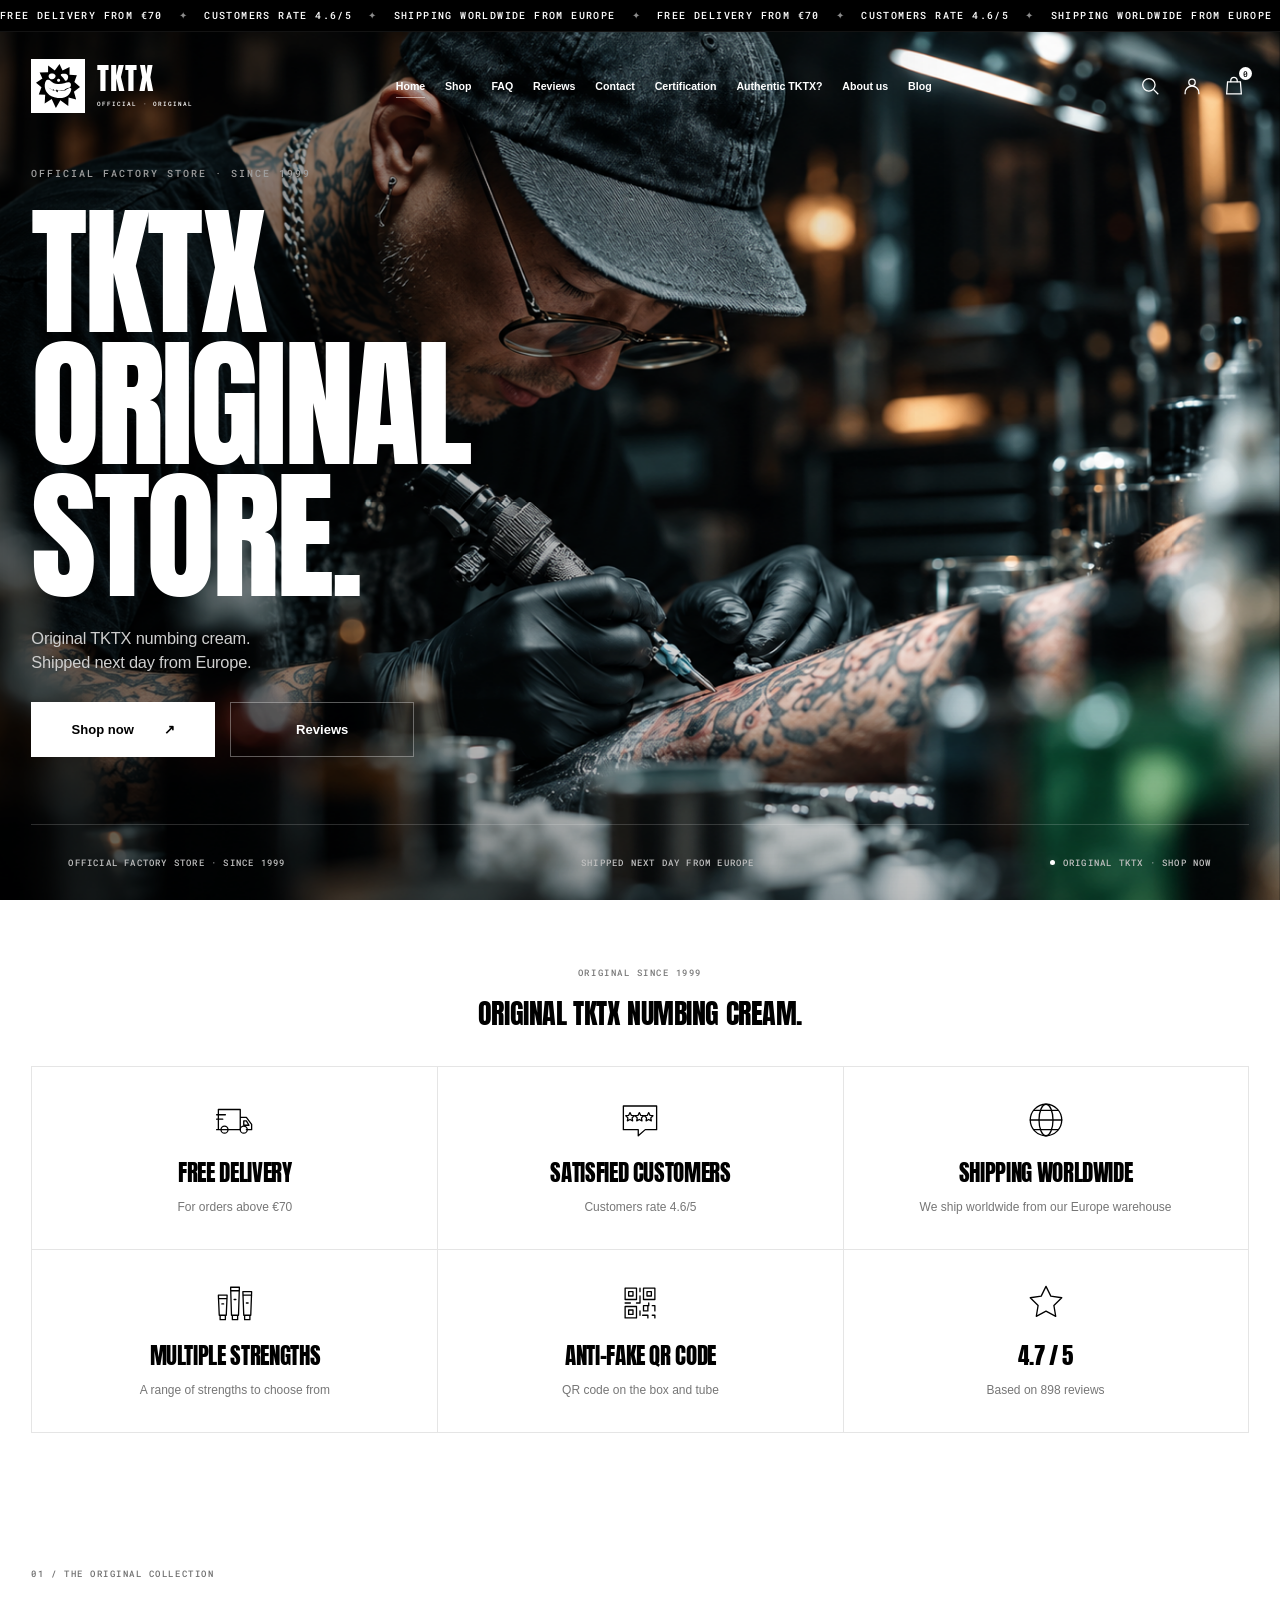
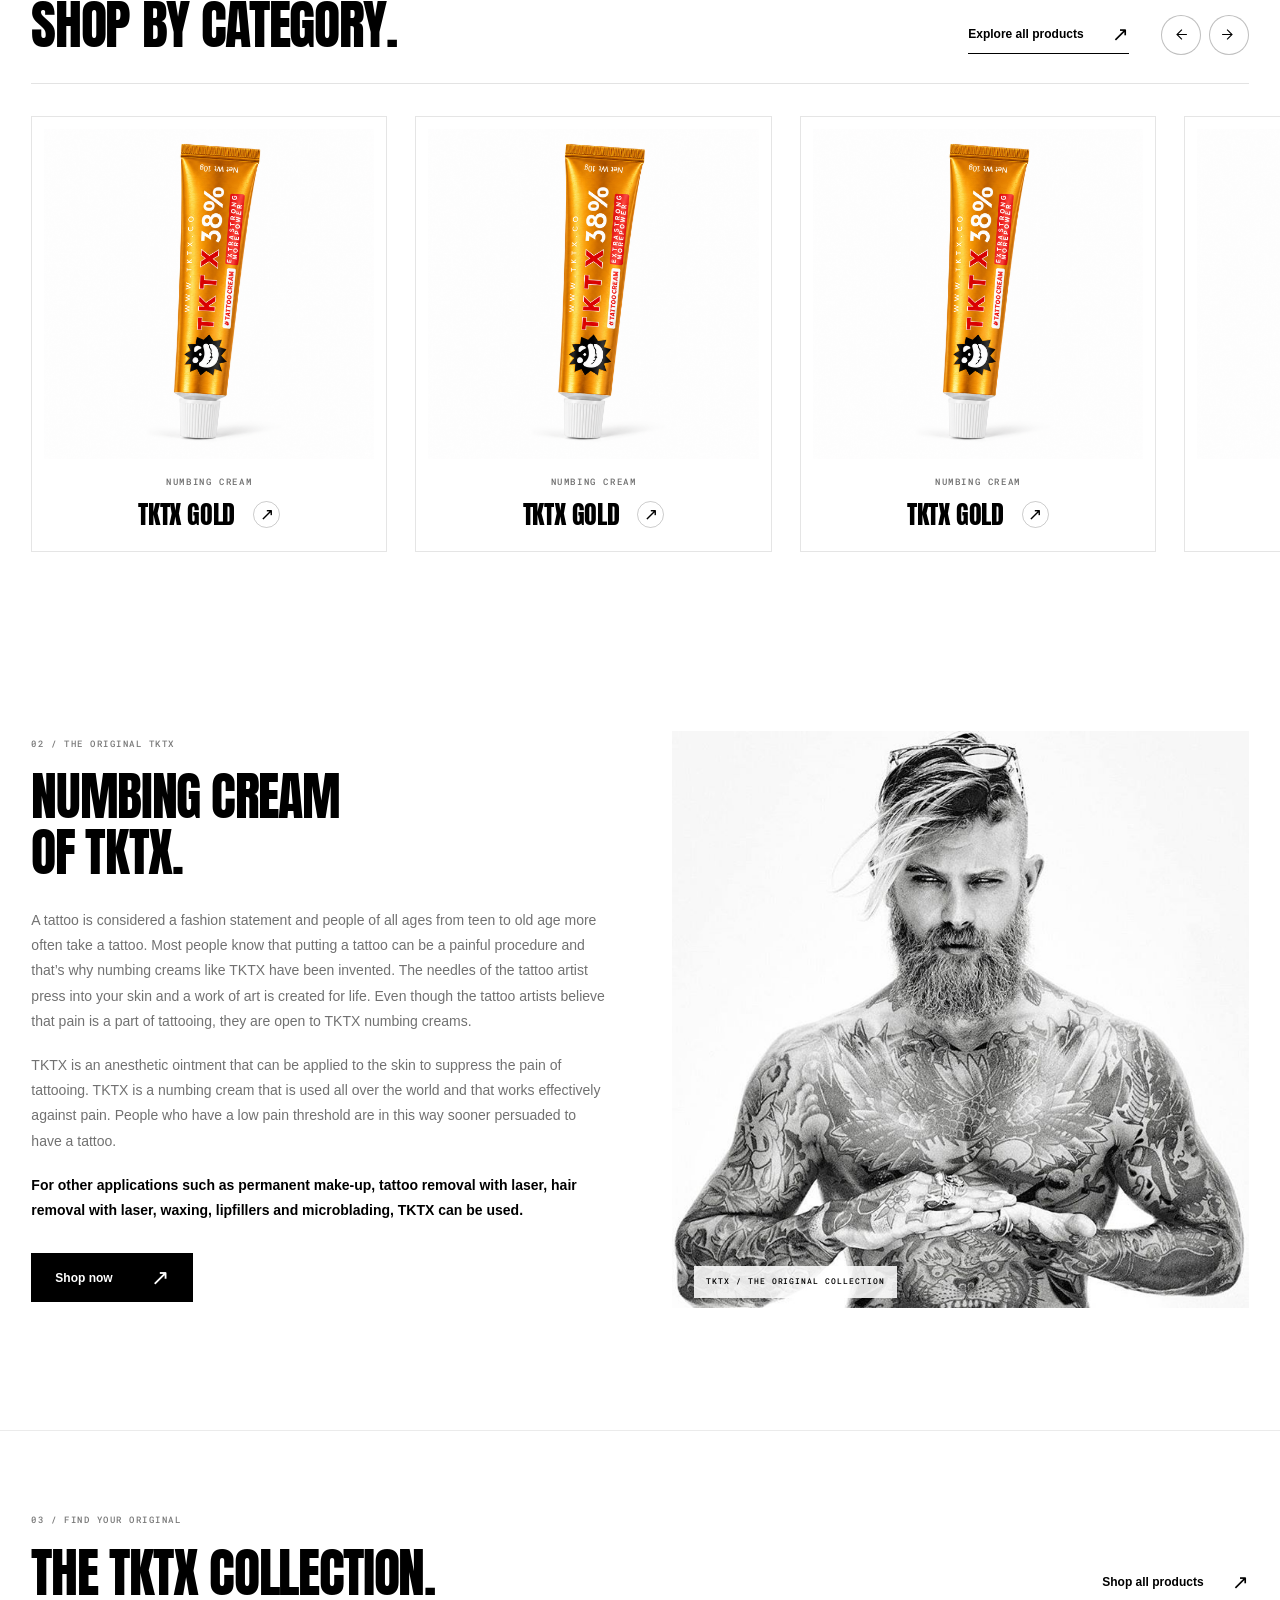
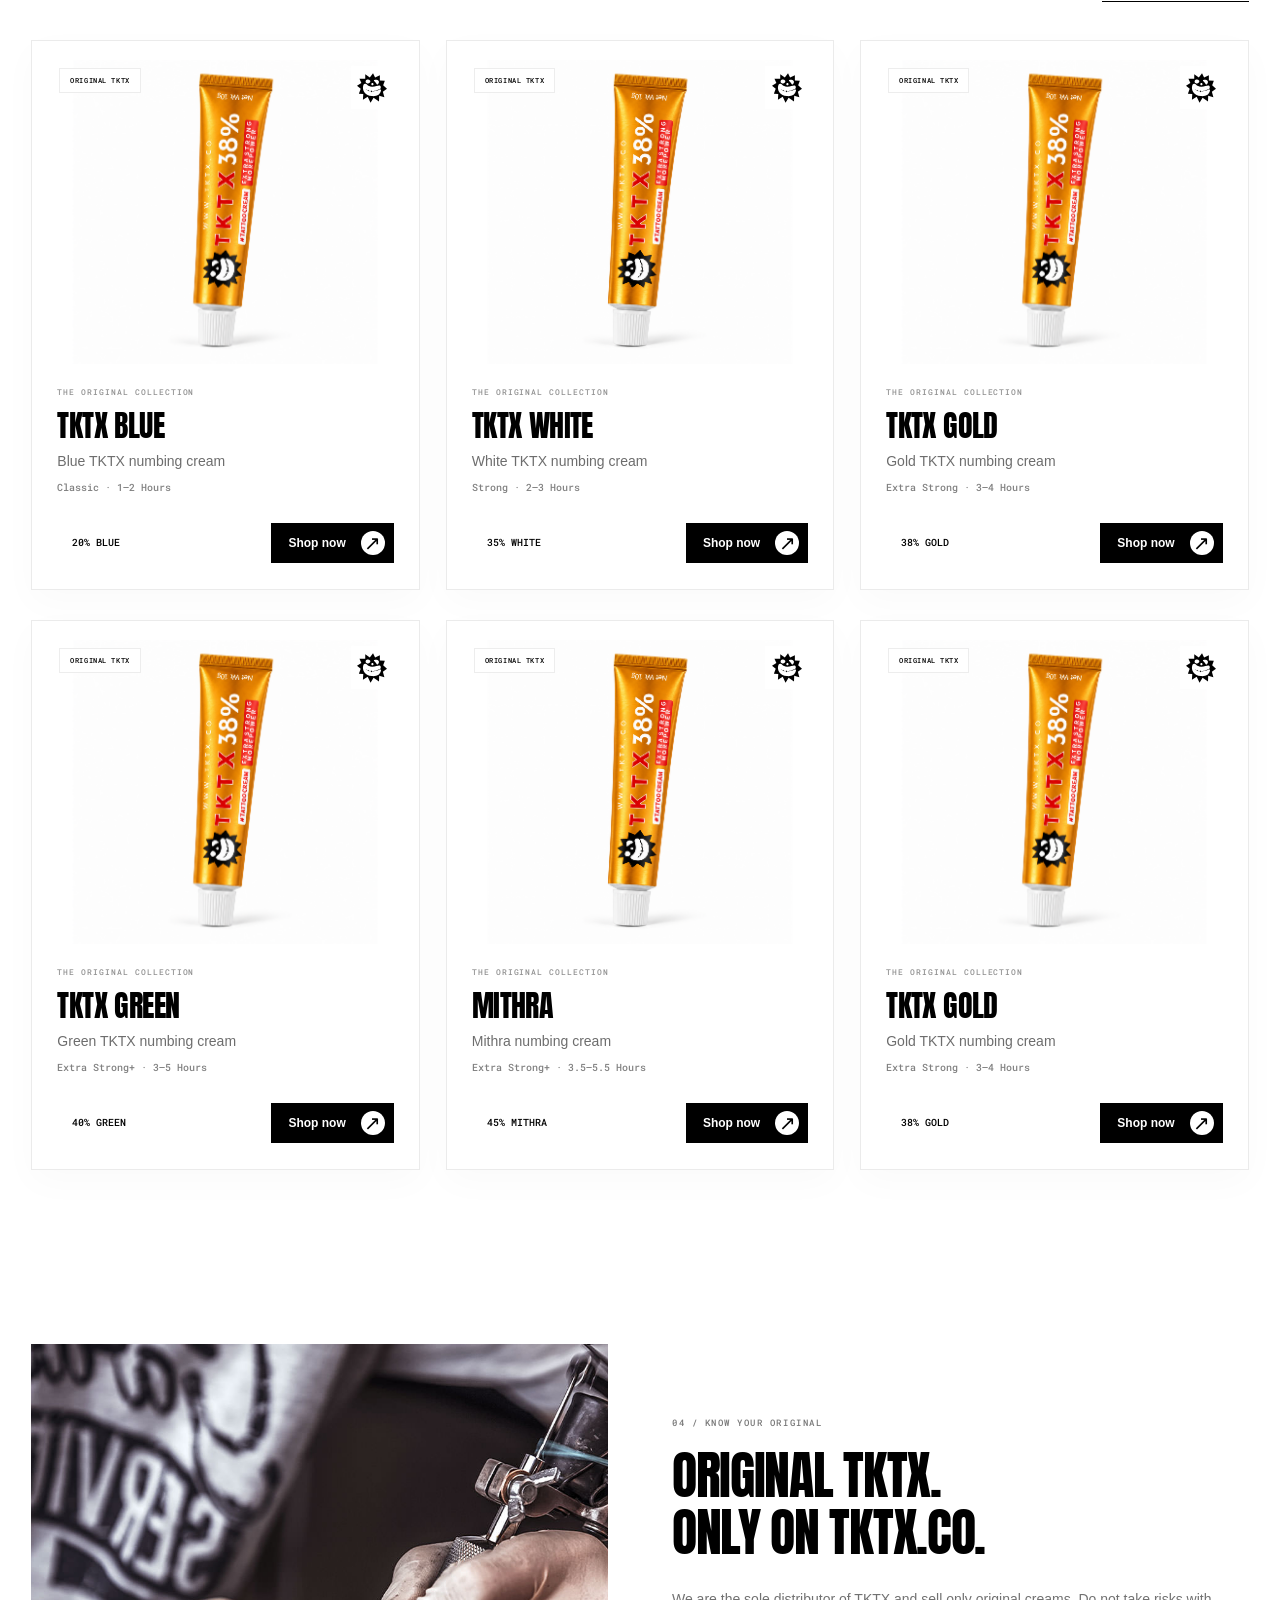
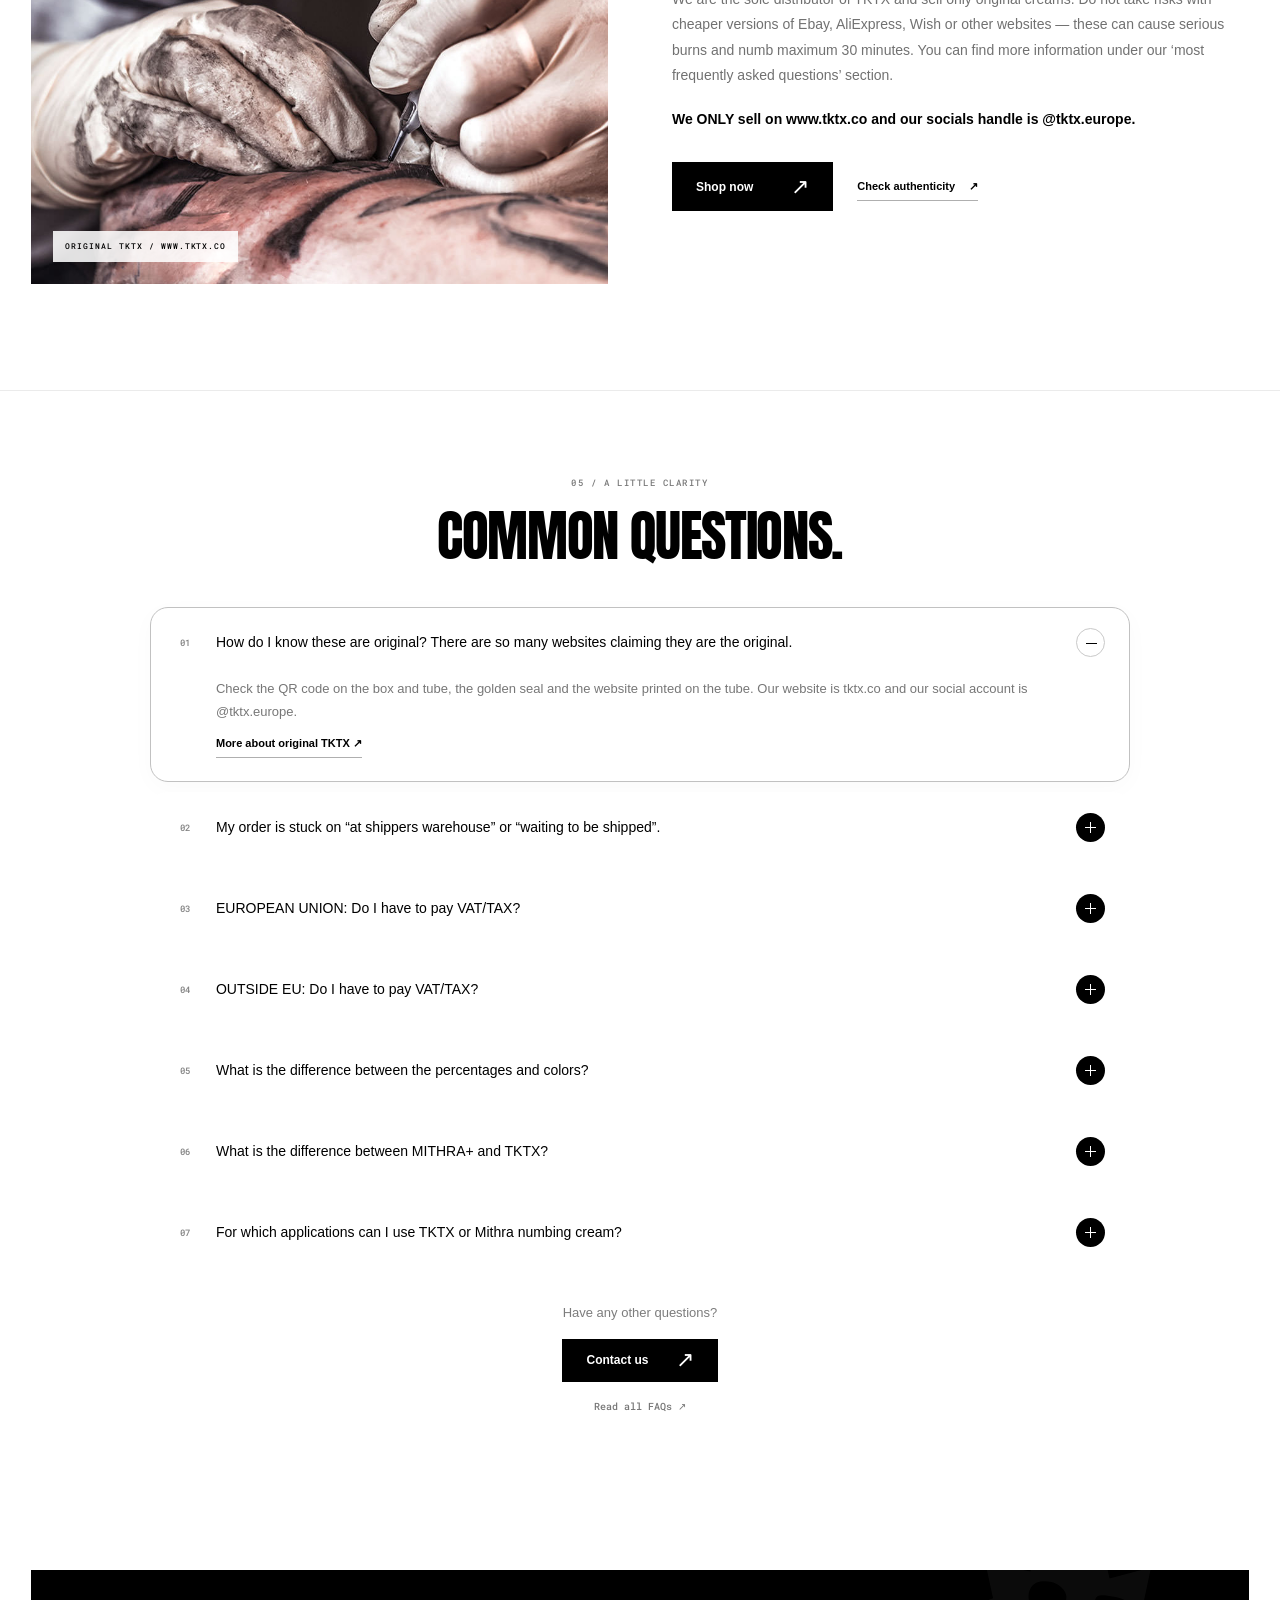
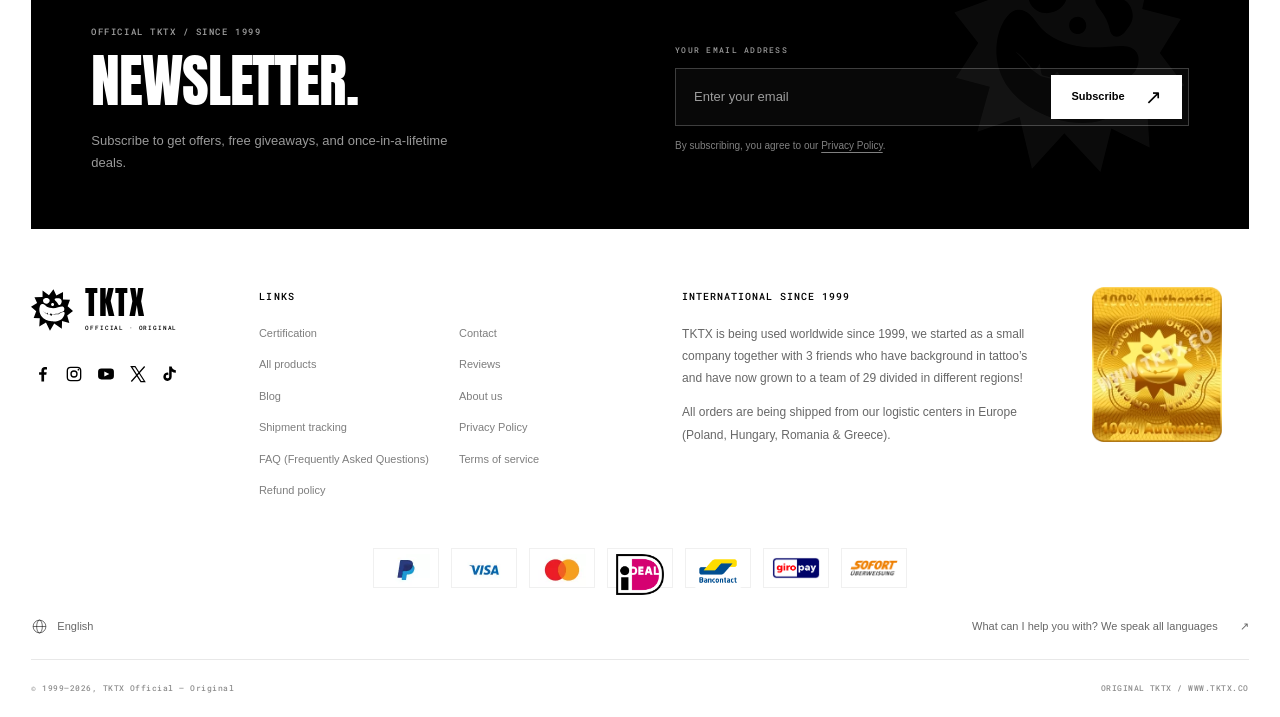
<file: v1.html>
<!doctype html>
<html lang="en">
<head>
  <meta charset="UTF-8">
  <meta name="viewport" content="width=device-width, initial-scale=1">
  <meta name="theme-color" content="#000000">
  <meta name="description" content="TKTX Official — Original Store. Original TKTX numbing cream, shipped from Europe.">
  <title>TKTX Official — Original Store</title>
  <link rel="icon" href="assets/tktx-logo-light.svg" type="image/svg+xml">
  <link rel="preload" href="assets/anton.ttf" as="font" type="font/ttf" crossorigin>
  <link rel="preload" href="assets/roboto-mono.ttf" as="font" type="font/ttf" crossorigin>
  <link rel="preload" href="assets/cinematic-tattoo.png" as="image" fetchpriority="high">
  <style>html,body{margin:0;min-width:320px;background:#000000}</style>
  <link rel="stylesheet" href="style.css?v=7">
  <link rel="stylesheet" href="home-sections.css?v=6">
  <link rel="stylesheet" href="footer-finish.css?v=3">
  <script src="script.js?v=3" defer></script>
  <script src="category-slider.js?v=1" defer></script>
  <script src="home-sections.js?v=1" defer></script>
</head>
<body>
  <main class="tktx-store">
    <section class="hero" aria-labelledby="hero-title">
      <div class="announcement" role="region" aria-label="Store announcements">
        <p class="sr-only">Free delivery from €70. Customers rate 4.6/5. Shipping worldwide from Europe.</p>
        <div class="announcement-track" aria-hidden="true">
          <div class="announcement-group"><span>FREE DELIVERY FROM €70</span><i>✦</i><span>CUSTOMERS RATE 4.6/5</span><i>✦</i><span>SHIPPING WORLDWIDE FROM EUROPE</span><i>✦</i></div>
          <div class="announcement-group"><span>FREE DELIVERY FROM €70</span><i>✦</i><span>CUSTOMERS RATE 4.6/5</span><i>✦</i><span>SHIPPING WORLDWIDE FROM EUROPE</span><i>✦</i></div>
        </div>
      </div>
      <div class="hero-image" aria-hidden="true"></div>
      <div class="hero-shade" aria-hidden="true"></div>
      <header class="header">
        <a class="brand" href="https://www.tktx.co/" aria-label="TKTX home">
          <span class="brand-mark"><img src="assets/tktx-logo-dark.svg" alt="" width="44" height="44"></span>
          <span class="brand-name">TKTX<span>OFFICIAL · ORIGINAL</span></span>
        </a>
        <nav class="desktop-nav" aria-label="Main navigation">
          <a class="nav-link current" href="https://www.tktx.co/" aria-current="page">Home</a>
          <a class="nav-link" href="https://www.tktx.co/shop/">Shop</a>
          <a class="nav-link" href="https://www.tktx.co/faq-frequently-asked-questions/">FAQ</a>
          <a class="nav-link" href="https://www.tktx.co/reviews/">Reviews</a>
          <a class="nav-link" href="https://www.tktx.co/contact/">Contact</a>
          <a class="nav-link" href="https://www.tktx.co/certification/">Certification</a>
          <a class="nav-link" href="https://www.tktx.co/fake-tktx/">Authentic TKTX?</a>
          <a class="nav-link" href="https://www.tktx.co/about-us/">About us</a>
          <a class="nav-link" href="https://www.tktx.co/magazinea/">Blog</a>
        </nav>
        <div class="header-tools">
          <button class="icon-link search-toggle" aria-label="Search products" aria-haspopup="dialog"><svg viewBox="0 0 24 24" fill="none" stroke="currentColor" stroke-width="1.4" aria-hidden="true"><circle cx="10.75" cy="10.75" r="6.75"/><path d="m16 16 5 5"/></svg></button>
          <a class="icon-link account-link" href="https://www.tktx.co/my-account/" aria-label="Your account"><svg viewBox="0 0 24 24" fill="none" stroke="currentColor" stroke-width="1.4" aria-hidden="true"><circle cx="12" cy="8" r="3.5"/><path d="M4.5 21v-1.5a7.5 7.5 0 0 1 15 0V21"/></svg></a>
          <a class="icon-link cart-link" href="https://www.tktx.co/cart/" aria-label="Shopping bag"><svg viewBox="0 0 24 24" fill="none" stroke="currentColor" stroke-width="1.4" aria-hidden="true"><path d="M5 7.5h14l1 13H4l1-13Z"/><path d="M8.5 8V6a3.5 3.5 0 0 1 7 0v2"/></svg><span class="cart-count">0</span></a>
          <button class="menu-toggle" aria-expanded="false" aria-controls="mobile-nav" aria-label="Open menu"><span></span><span></span></button>
        </div>
      </header>
      <div class="hero-copy">
        <p class="eyebrow reveal">OFFICIAL FACTORY STORE · SINCE 1999</p>
        <h1 id="hero-title" aria-label="TKTX Official — Original Store">
          <span class="line"><span>TKTX</span></span>
          <span class="line"><span>ORIGINAL</span></span>
          <span class="line"><span>STORE.</span></span>
        </h1>
        <p class="description reveal">Original TKTX numbing cream.<br>Shipped next day from Europe.</p>
        <div class="actions reveal">
          <a class="button primary" href="https://www.tktx.co/shop/">Shop now <span aria-hidden="true">↗</span></a>
          <a class="button secondary" href="https://www.tktx.co/reviews/">Reviews</a>
        </div>
      </div>
      <footer class="hero-footer">
        <span>OFFICIAL FACTORY STORE · SINCE 1999</span>
        <span>SHIPPED NEXT DAY FROM EUROPE</span>
        <a class="store-status" href="https://www.tktx.co/shop/"><i aria-hidden="true"></i> ORIGINAL TKTX · SHOP NOW</a>
      </footer>
      <nav id="mobile-nav" class="mobile-nav" aria-label="Mobile navigation" inert>
        <a href="https://www.tktx.co/">Home</a><a href="https://www.tktx.co/shop/">Shop <span aria-hidden="true">↗</span></a>
        <a href="https://www.tktx.co/faq-frequently-asked-questions/">FAQ</a><a href="https://www.tktx.co/reviews/">Reviews</a>
        <a href="https://www.tktx.co/contact/">Contact</a><a href="https://www.tktx.co/certification/">Certification</a>
        <a href="https://www.tktx.co/fake-tktx/">Authentic TKTX?</a><a href="https://www.tktx.co/about-us/">About us</a>
        <a href="https://www.tktx.co/magazinea/">Blog</a>
      </nav>
    </section>
    <section class="benefits-section" id="benefits" aria-labelledby="benefits-title">
      <div class="page-container">
        <p class="section-kicker center">ORIGINAL SINCE 1999</p>
        <h2 id="benefits-title" class="benefits-title">ORIGINAL TKTX NUMBING CREAM.</h2>
        <div class="benefits-grid">
          <article class="benefit"><div class="benefit-icon"><svg viewBox="0 0 48 48" fill="none" stroke="currentColor" stroke-width="1.5" stroke-linecap="round" stroke-linejoin="round" aria-hidden="true"><path d="M5 12h25v23H5zM30 21h7l6 8v6h-6M30 35H17M5 35H3M3 18h10M3 23h7"/><circle cx="12" cy="35" r="4"/><circle cx="34" cy="35" r="4"/><path d="M34 25h3l3 5h-6z"/></svg></div><h3>FREE DELIVERY</h3><p>For orders above €70</p></article>
          <article class="benefit"><div class="benefit-icon"><svg viewBox="0 0 48 48" fill="none" stroke="currentColor" stroke-width="1.5" stroke-linecap="round" stroke-linejoin="round" aria-hidden="true"><path d="M5 8h38v27H30l-8 7v-7H5z"/><path d="m14 16 1.5 3.2 3.5.5-2.5 2.5.6 3.5-3.1-1.6-3.1 1.6.6-3.5L9 19.7l3.5-.5zM25 16l1.5 3.2 3.5.5-2.5 2.5.6 3.5-3.1-1.6-3.1 1.6.6-3.5-2.5-2.5 3.5-.5zM36 16l1.5 3.2 3.5.5-2.5 2.5.6 3.5-3.1-1.6-3.1 1.6.6-3.5-2.5-2.5 3.5-.5z" transform="translate(-1 0) scale(.97)"/></svg></div><h3>SATISFIED CUSTOMERS</h3><p>Customers rate 4.6/5</p></article>
          <article class="benefit"><div class="benefit-icon"><svg viewBox="0 0 48 48" fill="none" stroke="currentColor" stroke-width="1.5" stroke-linecap="round" stroke-linejoin="round" aria-hidden="true"><circle cx="24" cy="24" r="18"/><ellipse cx="24" cy="24" rx="8" ry="18"/><path d="M6 24h36M10 13h28M10 35h28"/></svg></div><h3>SHIPPING WORLDWIDE</h3><p>We ship worldwide from our Europe warehouse</p></article>
          <article class="benefit"><div class="benefit-icon"><svg viewBox="0 0 48 48" fill="none" stroke="currentColor" stroke-width="1.5" stroke-linecap="round" stroke-linejoin="round" aria-hidden="true"><path d="M5 15h10l-1 23H6L5 15ZM19 6h10l-1 32h-8L19 6ZM33 11h10l-1 27h-8l-1-27ZM7 38h6v5H7zM21 38h6v5h-6zM35 38h6v5h-6zM5 19h10M19 10h10M33 15h10"/><path d="M9 25h2M23 20h2M37 24h2"/></svg></div><h3>MULTIPLE STRENGTHS</h3><p>A range of strengths to choose from</p></article>
          <article class="benefit"><div class="benefit-icon"><svg viewBox="0 0 48 48" fill="none" stroke="currentColor" stroke-width="1.5" stroke-linecap="round" stroke-linejoin="round" aria-hidden="true"><path d="M7 7h13v13H7zM28 7h13v13H28zM7 28h13v13H7z"/><path d="M11 11h5v5h-5zM32 11h5v5h-5zM11 32h5v5h-5zM28 27h5v6h-5zM38 27h3v6M27 38h6v3M38 38h3v3M20 24h4M24 7v4M24 16v8M7 24h6M34 24v3M24 33v5"/></svg></div><h3>ANTI-FAKE QR CODE</h3><p>QR code on the box and tube</p></article>
          <article class="benefit benefit-rating"><div class="benefit-icon"><svg viewBox="0 0 48 48" fill="none" stroke="currentColor" stroke-width="1.5" stroke-linecap="round" stroke-linejoin="round" aria-hidden="true"><path d="m24 5 5.5 11.1L42 18l-9 8.8 2.1 12.4L24 33.3l-11.1 5.9L15 26.8 6 18l12.5-1.9L24 5Z"/></svg></div><h3>4.7 / 5</h3><p>Based on 898 reviews</p></article>
        </div>
      </div>
    </section>
    <section class="collection-section" id="categories" aria-labelledby="collection-title" data-category-carousel aria-roledescription="carousel">
      <div class="collection-container">
        <header class="collection-heading">
          <div>
            <p class="collection-eyebrow">01 / THE ORIGINAL COLLECTION</p>
            <h2 id="collection-title">SHOP BY CATEGORY.</h2>
          </div>
          <div class="collection-heading-actions">
            <a class="collection-all" href="https://www.tktx.co/shop/">Explore all products <span aria-hidden="true">↗</span></a>
<div class="category-controls" aria-label="Category slider controls">
              <button class="category-control category-prev" type="button" aria-label="Previous category"><svg viewBox="0 0 24 24" fill="none" stroke="currentColor" stroke-width="1.5" aria-hidden="true"><path d="m14 5-7 7 7 7M7 12h14"/></svg></button>
              <button class="category-control category-next" type="button" aria-label="Next category"><svg viewBox="0 0 24 24" fill="none" stroke="currentColor" stroke-width="1.5" aria-hidden="true"><path d="m10 5 7 7-7 7M17 12H3"/></svg></button>
            </div>
          </div>
        </header>
        <div class="category-viewport">
          <div class="category-track">
            <a class="category-product" href="https://www.tktx.co/product/tktx-mithra-numbing-cream/?attribute_pa_strength=38-gold-extra-strong-3-4-hours" aria-label="Explore TKTX Gold numbing cream">
            <figure>
              <div class="category-product-stage"><img src="assets/tktx-gold-studio.png" width="1254" height="1254" loading="lazy" decoding="async" alt="TKTX Gold tube presented on a clean white studio background"></div>
              <figcaption>
                <span class="category-type">NUMBING CREAM</span>
                <h3>TKTX GOLD<span class="category-arrow" aria-hidden="true">↗</span></h3>
              </figcaption>
            </figure>
          </a>
            <a class="category-product" href="https://www.tktx.co/product/tktx-mithra-numbing-cream/?attribute_pa_strength=38-gold-extra-strong-3-4-hours" aria-label="Explore TKTX Gold numbing cream">
            <figure>
              <div class="category-product-stage"><img src="assets/tktx-gold-studio.png" width="1254" height="1254" loading="lazy" decoding="async" alt="TKTX Gold tube presented on a clean white studio background"></div>
              <figcaption>
                <span class="category-type">NUMBING CREAM</span>
                <h3>TKTX GOLD<span class="category-arrow" aria-hidden="true">↗</span></h3>
              </figcaption>
            </figure>
          </a>
            <a class="category-product" href="https://www.tktx.co/product/tktx-mithra-numbing-cream/?attribute_pa_strength=38-gold-extra-strong-3-4-hours" aria-label="Explore TKTX Gold numbing cream">
            <figure>
              <div class="category-product-stage"><img src="assets/tktx-gold-studio.png" width="1254" height="1254" loading="lazy" decoding="async" alt="TKTX Gold tube presented on a clean white studio background"></div>
              <figcaption>
                <span class="category-type">NUMBING CREAM</span>
                <h3>TKTX GOLD<span class="category-arrow" aria-hidden="true">↗</span></h3>
              </figcaption>
            </figure>
          </a>
            <a class="category-product" href="https://www.tktx.co/product/tktx-mithra-numbing-cream/?attribute_pa_strength=38-gold-extra-strong-3-4-hours" aria-label="Explore TKTX Gold numbing cream">
            <figure>
              <div class="category-product-stage"><img src="assets/tktx-gold-studio.png" width="1254" height="1254" loading="lazy" decoding="async" alt="TKTX Gold tube presented on a clean white studio background"></div>
              <figcaption>
                <span class="category-type">NUMBING CREAM</span>
                <h3>TKTX GOLD<span class="category-arrow" aria-hidden="true">↗</span></h3>
              </figcaption>
            </figure>
          </a>
            <a class="category-product" href="https://www.tktx.co/product/tktx-mithra-numbing-cream/?attribute_pa_strength=38-gold-extra-strong-3-4-hours" aria-label="Explore TKTX Gold numbing cream">
            <figure>
              <div class="category-product-stage"><img src="assets/tktx-gold-studio.png" width="1254" height="1254" loading="lazy" decoding="async" alt="TKTX Gold tube presented on a clean white studio background"></div>
              <figcaption>
                <span class="category-type">NUMBING CREAM</span>
                <h3>TKTX GOLD<span class="category-arrow" aria-hidden="true">↗</span></h3>
              </figcaption>
            </figure>
          </a>
            <a class="category-product" href="https://www.tktx.co/product/tktx-mithra-numbing-cream/?attribute_pa_strength=38-gold-extra-strong-3-4-hours" aria-label="Explore TKTX Gold numbing cream">
            <figure>
              <div class="category-product-stage"><img src="assets/tktx-gold-studio.png" width="1254" height="1254" loading="lazy" decoding="async" alt="TKTX Gold tube presented on a clean white studio background"></div>
              <figcaption>
                <span class="category-type">NUMBING CREAM</span>
                <h3>TKTX GOLD<span class="category-arrow" aria-hidden="true">↗</span></h3>
              </figcaption>
            </figure>
          </a>
          </div>
        </div>
      </div>
    </section>
    <section class="story-section" id="about-tktx" aria-labelledby="story-title">
      <div class="page-container story-grid">
        <div class="story-copy">
          <p class="section-kicker">02 / THE ORIGINAL TKTX</p>
          <h2 id="story-title">NUMBING CREAM<br>OF TKTX.</h2>
          <div class="story-text">
            <p>A tattoo is considered a fashion statement and people of all ages from teen to old age more often take a tattoo. Most people know that putting a tattoo can be a painful procedure and that’s why numbing creams like TKTX have been invented. The needles of the tattoo artist press into your skin and a work of art is created for life. Even though the tattoo artists believe that pain is a part of tattooing, they are open to TKTX numbing creams.</p>
            <p>TKTX is an anesthetic ointment that can be applied to the skin to suppress the pain of tattooing. TKTX is a numbing cream that is used all over the world and that works effectively against pain. People who have a low pain threshold are in this way sooner persuaded to have a tattoo.</p>
            <p class="story-emphasis">For other applications such as permanent make-up, tattoo removal with laser, hair removal with laser, waxing, lipfillers and microblading, TKTX can be used.</p>
          </div>
          <a class="dark-button" href="https://www.tktx.co/shop/">Shop now <span aria-hidden="true">↗</span></a>
        </div>
        <figure class="story-image"><img src="assets/tktx-story-model.png" alt="Black and white portrait of a tattooed model" width="750" height="750" loading="lazy" decoding="async"><figcaption>TKTX / THE ORIGINAL COLLECTION</figcaption></figure>
      </div>
    </section>
    <section class="products-section" id="products" aria-labelledby="products-title">
      <div class="page-container">
        <header class="products-heading"><div><p class="section-kicker">03 / FIND YOUR ORIGINAL</p><h2 id="products-title">THE TKTX COLLECTION.</h2></div><a class="collection-all" href="https://www.tktx.co/shop/">Shop all products <span aria-hidden="true">↗</span></a></header>
        <div class="shop-grid">
          <article class="shop-card">
            <a class="shop-card-image" href="https://www.tktx.co/product/tktx-mithra-numbing-cream/?attribute_pa_strength=20-blue-classic-1-2-hours" aria-label="View TKTX BLUE">
              <span class="shop-card-badge">ORIGINAL TKTX</span>
              <span class="shop-card-mark"><img src="assets/tktx-logo-dark.svg" alt="" width="30" height="30"></span>
              <img class="shop-packshot" src="assets/tktx-gold-studio.png" alt="TKTX Gold studio packshot used as the shared design preview" width="1254" height="1254" loading="lazy" decoding="async">
            </a>
            <div class="shop-card-body">
              <p class="shop-card-label">THE ORIGINAL COLLECTION</p>
              <h3>TKTX BLUE</h3>
              <p class="shop-card-description">Blue TKTX numbing cream</p>
              <p class="shop-card-meta">Classic · 1–2 Hours</p>
              <div class="shop-card-bottom"><span class="variant-pill">20% BLUE</span><a class="buy-button" href="https://www.tktx.co/product/tktx-mithra-numbing-cream/?attribute_pa_strength=20-blue-classic-1-2-hours" aria-label="Shop TKTX BLUE">Shop now <span aria-hidden="true">↗</span></a></div>
            </div>
          </article>
          <article class="shop-card">
            <a class="shop-card-image" href="https://www.tktx.co/product/tktx-mithra-numbing-cream/?attribute_pa_strength=35-white-strong-2-3-hours" aria-label="View TKTX WHITE">
              <span class="shop-card-badge">ORIGINAL TKTX</span>
              <span class="shop-card-mark"><img src="assets/tktx-logo-dark.svg" alt="" width="30" height="30"></span>
              <img class="shop-packshot" src="assets/tktx-gold-studio.png" alt="TKTX Gold studio packshot used as the shared design preview" width="1254" height="1254" loading="lazy" decoding="async">
            </a>
            <div class="shop-card-body">
              <p class="shop-card-label">THE ORIGINAL COLLECTION</p>
              <h3>TKTX WHITE</h3>
              <p class="shop-card-description">White TKTX numbing cream</p>
              <p class="shop-card-meta">Strong · 2–3 Hours</p>
              <div class="shop-card-bottom"><span class="variant-pill">35% WHITE</span><a class="buy-button" href="https://www.tktx.co/product/tktx-mithra-numbing-cream/?attribute_pa_strength=35-white-strong-2-3-hours" aria-label="Shop TKTX WHITE">Shop now <span aria-hidden="true">↗</span></a></div>
            </div>
          </article>
          <article class="shop-card">
            <a class="shop-card-image" href="https://www.tktx.co/product/tktx-mithra-numbing-cream/?attribute_pa_strength=38-gold-extra-strong-3-4-hours" aria-label="View TKTX GOLD">
              <span class="shop-card-badge">ORIGINAL TKTX</span>
              <span class="shop-card-mark"><img src="assets/tktx-logo-dark.svg" alt="" width="30" height="30"></span>
              <img class="shop-packshot" src="assets/tktx-gold-studio.png" alt="TKTX Gold studio packshot used as the shared design preview" width="1254" height="1254" loading="lazy" decoding="async">
            </a>
            <div class="shop-card-body">
              <p class="shop-card-label">THE ORIGINAL COLLECTION</p>
              <h3>TKTX GOLD</h3>
              <p class="shop-card-description">Gold TKTX numbing cream</p>
              <p class="shop-card-meta">Extra Strong · 3–4 Hours</p>
              <div class="shop-card-bottom"><span class="variant-pill">38% GOLD</span><a class="buy-button" href="https://www.tktx.co/product/tktx-mithra-numbing-cream/?attribute_pa_strength=38-gold-extra-strong-3-4-hours" aria-label="Shop TKTX GOLD">Shop now <span aria-hidden="true">↗</span></a></div>
            </div>
          </article>
          <article class="shop-card">
            <a class="shop-card-image" href="https://www.tktx.co/product/tktx-mithra-numbing-cream/?attribute_pa_strength=40-green-extra-strong-3-5-hours" aria-label="View TKTX GREEN">
              <span class="shop-card-badge">ORIGINAL TKTX</span>
              <span class="shop-card-mark"><img src="assets/tktx-logo-dark.svg" alt="" width="30" height="30"></span>
              <img class="shop-packshot" src="assets/tktx-gold-studio.png" alt="TKTX Gold studio packshot used as the shared design preview" width="1254" height="1254" loading="lazy" decoding="async">
            </a>
            <div class="shop-card-body">
              <p class="shop-card-label">THE ORIGINAL COLLECTION</p>
              <h3>TKTX GREEN</h3>
              <p class="shop-card-description">Green TKTX numbing cream</p>
              <p class="shop-card-meta">Extra Strong+ · 3–5 Hours</p>
              <div class="shop-card-bottom"><span class="variant-pill">40% GREEN</span><a class="buy-button" href="https://www.tktx.co/product/tktx-mithra-numbing-cream/?attribute_pa_strength=40-green-extra-strong-3-5-hours" aria-label="Shop TKTX GREEN">Shop now <span aria-hidden="true">↗</span></a></div>
            </div>
          </article>
          <article class="shop-card">
            <a class="shop-card-image" href="https://www.tktx.co/product/tktx-mithra-numbing-cream/?attribute_pa_strength=45-mithra-extra-strong-3-5-5-5-hours" aria-label="View MITHRA">
              <span class="shop-card-badge">ORIGINAL TKTX</span>
              <span class="shop-card-mark"><img src="assets/tktx-logo-dark.svg" alt="" width="30" height="30"></span>
              <img class="shop-packshot" src="assets/tktx-gold-studio.png" alt="TKTX Gold studio packshot used as the shared design preview" width="1254" height="1254" loading="lazy" decoding="async">
            </a>
            <div class="shop-card-body">
              <p class="shop-card-label">THE ORIGINAL COLLECTION</p>
              <h3>MITHRA</h3>
              <p class="shop-card-description">Mithra numbing cream</p>
              <p class="shop-card-meta">Extra Strong+ · 3.5–5.5 Hours</p>
              <div class="shop-card-bottom"><span class="variant-pill">45% MITHRA</span><a class="buy-button" href="https://www.tktx.co/product/tktx-mithra-numbing-cream/?attribute_pa_strength=45-mithra-extra-strong-3-5-5-5-hours" aria-label="Shop MITHRA">Shop now <span aria-hidden="true">↗</span></a></div>
            </div>
          </article>
          <article class="shop-card">
            <a class="shop-card-image" href="https://www.tktx.co/product/tktx-mithra-numbing-cream/?attribute_pa_strength=38-gold-extra-strong-3-4-hours" aria-label="View TKTX GOLD">
              <span class="shop-card-badge">ORIGINAL TKTX</span>
              <span class="shop-card-mark"><img src="assets/tktx-logo-dark.svg" alt="" width="30" height="30"></span>
              <img class="shop-packshot" src="assets/tktx-gold-studio.png" alt="TKTX Gold studio packshot used as the shared design preview" width="1254" height="1254" loading="lazy" decoding="async">
            </a>
            <div class="shop-card-body">
              <p class="shop-card-label">THE ORIGINAL COLLECTION</p>
              <h3>TKTX GOLD</h3>
              <p class="shop-card-description">Gold TKTX numbing cream</p>
              <p class="shop-card-meta">Extra Strong · 3–4 Hours</p>
              <div class="shop-card-bottom"><span class="variant-pill">38% GOLD</span><a class="buy-button" href="https://www.tktx.co/product/tktx-mithra-numbing-cream/?attribute_pa_strength=38-gold-extra-strong-3-4-hours" aria-label="Shop TKTX GOLD">Shop now <span aria-hidden="true">↗</span></a></div>
            </div>
          </article>
        </div>
      </div>
    </section>
    <section class="authentic-section" id="original-tktx" aria-labelledby="authentic-title">
      <div class="page-container story-grid authenticity-grid">
        <figure class="story-image authentic-image"><img src="assets/tktx-authentic-model.png" alt="Close-up of a tattoo artist working with a tattoo machine" width="1400" height="870" loading="lazy" decoding="async"><figcaption>ORIGINAL TKTX / WWW.TKTX.CO</figcaption></figure>
        <div class="story-copy">
          <p class="section-kicker">04 / KNOW YOUR ORIGINAL</p>
          <h2 id="authentic-title">ORIGINAL TKTX.<br>ONLY ON TKTX.CO.</h2>
          <div class="story-text"><p>We are the sole distributor of TKTX and sell only original creams. Do not take risks with cheaper versions of Ebay, AliExpress, Wish or other websites — these can cause serious burns and numb maximum 30 minutes. You can find more information under our ‘most frequently asked questions’ section.</p><p class="story-emphasis">We ONLY sell on www.tktx.co and our socials handle is @tktx.europe.</p></div>
          <div class="story-actions"><a class="dark-button" href="https://www.tktx.co/shop/">Shop now <span aria-hidden="true">↗</span></a><a class="text-link" href="https://www.tktx.co/fake-tktx/">Check authenticity <span aria-hidden="true">↗</span></a></div>
        </div>
      </div>
    </section>
    <section class="faq-section" id="faq" aria-labelledby="faq-title">
      <div class="page-container">
        <header class="faq-heading"><p class="section-kicker">05 / A LITTLE CLARITY</p><h2 id="faq-title">COMMON QUESTIONS.</h2></header>
        <div class="faq-list">
          <details class="faq-item" name="tktx-faq" open><summary><span class="faq-number">01</span><span>How do I know these are original? There are so many websites claiming they are the original.</span><span class="faq-toggle" aria-hidden="true"></span></summary><div class="faq-answer"><p>Check the QR code on the box and tube, the golden seal and the website printed on the tube. Our website is tktx.co and our social account is @tktx.europe.</p><a class="text-link" href="https://www.tktx.co/fake-tktx/">More about original TKTX ↗</a></div></details>
          <details class="faq-item" name="tktx-faq"><summary><span class="faq-number">02</span><span>My order is stuck on “at shippers warehouse” or “waiting to be shipped”.</span><span class="faq-toggle" aria-hidden="true"></span></summary><div class="faq-answer"><p>Tracking updates when the parcel reaches your country. If you have received a tracking number, your order is on its way.</p></div></details>
          <details class="faq-item" name="tktx-faq"><summary><span class="faq-number">03</span><span>EUROPEAN UNION: Do I have to pay VAT/TAX?</span><span class="faq-toggle" aria-hidden="true"></span></summary><div class="faq-answer"><p>It is included. Orders ship from within Europe.</p></div></details>
          <details class="faq-item" name="tktx-faq"><summary><span class="faq-number">04</span><span>OUTSIDE EU: Do I have to pay VAT/TAX?</span><span class="faq-toggle" aria-hidden="true"></span></summary><div class="faq-answer"><p>Charges depend on your local government’s rules. Contact us if you need help with your order.</p></div></details>
          <details class="faq-item" name="tktx-faq"><summary><span class="faq-number">05</span><span>What is the difference between the percentages and colors?</span><span class="faq-toggle" aria-hidden="true"></span></summary><div class="faq-answer"><p>The versions are Blue 20%, White 35%, Gold 38%, Green 40% and Mithra 45%. See the product page for each option. Times can vary by person and application area.</p></div></details>
          <details class="faq-item" name="tktx-faq"><summary><span class="faq-number">06</span><span>What is the difference between MITHRA+ and TKTX?</span><span class="faq-toggle" aria-hidden="true"></span></summary><div class="faq-answer"><p>The companies have joined. Mithra+ has a thicker pink cream; TKTX has a white cream.</p></div></details>
          <details class="faq-item" name="tktx-faq"><summary><span class="faq-number">07</span><span>For which applications can I use TKTX or Mithra numbing cream?</span><span class="faq-toggle" aria-hidden="true"></span></summary><div class="faq-answer"><p>The site lists tattooing, piercing, waxing, laser procedures, permanent make-up and microblading. Read the full product information and FAQ for details.</p></div></details>
        </div>
        <div class="faq-contact"><p>Have any other questions?</p><a class="dark-button" href="https://www.tktx.co/contact/">Contact us <span aria-hidden="true">↗</span></a><a class="faq-more" href="https://www.tktx.co/faq-frequently-asked-questions/">Read all FAQs ↗</a></div>
      </div>
    </section>
    <footer class="site-footer" id="footer" role="contentinfo">
      <div class="page-container">
        <div class="newsletter-panel">
          <div class="newsletter-copy"><p class="section-kicker">OFFICIAL TKTX / SINCE 1999</p><h2>NEWSLETTER.</h2><p class="newsletter-description">Subscribe to get offers, free giveaways, and once-in-a-lifetime deals.</p></div>
          <form class="newsletter-form"><label class="newsletter-label" for="newsletter-email">YOUR EMAIL ADDRESS</label>
            <div class="newsletter-input-row"><input class="newsletter-input" id="newsletter-email" type="email" name="email" placeholder="Enter your email" autocomplete="email" required><button class="newsletter-submit" type="submit">Subscribe <span aria-hidden="true">↗</span></button></div>
            <p class="newsletter-privacy">By subscribing, you agree to our <a href="https://www.tktx.co/privacy-policy-2/">Privacy Policy</a>.</p><p class="newsletter-feedback" role="status" hidden></p>
          </form>
        </div>
        <div class="footer-main">
          <div class="footer-about"><a class="footer-brand" href="https://www.tktx.co/" aria-label="TKTX home"><img src="assets/tktx-logo-dark.svg" alt="" width="42" height="42"><span class="footer-wordmark">TKTX<small>OFFICIAL · ORIGINAL</small></span></a><div class="footer-socials" aria-label="Social accounts"><a href="https://www.facebook.com/TKTX.Europe" aria-label="Facebook" target="_blank" rel="noopener noreferrer"><svg viewBox="0 0 24 24" aria-hidden="true"><path d="M14.5 21v-8h2.7l.4-3h-3.1V8c0-.9.3-1.5 1.6-1.5H18V3.8c-.4-.1-1.4-.2-2.5-.2-2.5 0-4.2 1.5-4.2 4.3V10H8.5v3h2.8v8z" fill="currentColor"/></svg></a><a href="https://www.instagram.com/tktx.europe" aria-label="Instagram" target="_blank" rel="noopener noreferrer"><svg viewBox="0 0 24 24" aria-hidden="true"><rect x="4" y="4" width="16" height="16" rx="4" fill="none" stroke="currentColor" stroke-width="1.6"/><circle cx="12" cy="12" r="3.6" fill="none" stroke="currentColor" stroke-width="1.6"/><circle cx="17.3" cy="6.8" r="1" fill="currentColor"/></svg></a><a href="https://www.youtube.com/@tktx.co.europe/shorts" aria-label="YouTube" target="_blank" rel="noopener noreferrer"><svg viewBox="0 0 24 24" aria-hidden="true"><rect x="2.5" y="5.5" width="19" height="13" rx="4" fill="currentColor"/><path d="m10 9 6 3-6 3z" fill="#ffffff"/></svg></a><a href="https://x.com/TKTX_europe" aria-label="X" target="_blank" rel="noopener noreferrer"><svg viewBox="0 0 24 24" aria-hidden="true"><path d="M4 3h4.5L20 21h-4.5L4 3Zm16 0L4 21" fill="none" stroke="currentColor" stroke-width="1.5"/></svg></a><a href="https://www.tiktok.com/@tktx.europe" aria-label="TikTok" target="_blank" rel="noopener noreferrer"><svg viewBox="0 0 24 24" aria-hidden="true"><path d="M14 3v12.3a5 5 0 1 1-4-4.9v3a2 2 0 1 0 1 1.9V3h3c.5 2.7 2 4.1 5 4.5v3A9 9 0 0 1 14 9" fill="currentColor"/></svg></a></div></div>
          <nav class="footer-column footer-links" aria-label="Footer links"><h3>LINKS</h3><ul><li><a href="https://www.tktx.co/certification/">Certification</a></li><li><a href="https://www.tktx.co/contact/">Contact</a></li><li><a href="https://www.tktx.co/shop/">All products</a></li><li><a href="https://www.tktx.co/reviews/">Reviews</a></li><li><a href="https://www.tktx.co/magazinea/">Blog</a></li><li><a href="https://www.tktx.co/about-us/">About us</a></li><li><a href="https://www.tktx.co/ts-shipment-tracking/">Shipment tracking</a></li><li><a href="https://www.tktx.co/privacy-policy-2/">Privacy Policy</a></li><li><a href="https://www.tktx.co/faq-frequently-asked-questions/">FAQ (Frequently Asked Questions)</a></li><li><a href="https://www.tktx.co/terms-of-service/">Terms of service</a></li><li><a href="https://www.tktx.co/return-and-refund-policy/">Refund policy</a></li></ul></nav>
          <div class="footer-history"><h3>INTERNATIONAL SINCE 1999</h3><p>TKTX is being used worldwide since 1999, we started as a small company together with 3 friends who have background in tattoo’s and have now grown to a team of 29 divided in different regions!</p><p>All orders are being shipped from our logistic centers in Europe (Poland, Hungary, Romania &amp; Greece).</p></div>
          <div class="footer-authenticity"><img src="assets/tktx-authentic-seal.avif" alt="TKTX 100% Authentic seal" width="150" height="180" loading="lazy"></div>
        </div>
        <div class="footer-payments" aria-label="Payment methods"><span><img src="assets/payment-paypal.webp" alt="PayPal" width="68" height="40" loading="lazy"></span><span><img src="assets/payment-visa.webp" alt="Visa" width="68" height="40" loading="lazy"></span><span><img src="assets/payment-mastercard.webp" alt="Mastercard" width="68" height="40" loading="lazy"></span><span><img src="assets/payment-ideal.webp" alt="iDEAL" width="68" height="40" loading="lazy"></span><span><img src="assets/payment-bancontact.webp" alt="Bancontact" width="68" height="40" loading="lazy"></span><span><img src="assets/payment-giropay.webp" alt="Giropay" width="68" height="40" loading="lazy"></span><span><img src="assets/payment-sofort.webp" alt="Sofort" width="68" height="40" loading="lazy"></span></div>
        <div class="footer-service"><span class="footer-language"><svg viewBox="0 0 24 24" fill="none" stroke="currentColor" stroke-width="1.3" aria-hidden="true"><circle cx="12" cy="12" r="9"/><ellipse cx="12" cy="12" rx="4" ry="9"/><path d="M3 12h18"/></svg>English</span><a href="https://www.tktx.co/contact/">What can I help you with? We speak all languages <span aria-hidden="true">↗</span></a></div>
        <div class="footer-bottom"><span>© 1999–2026, TKTX Official – Original</span><span>ORIGINAL TKTX / WWW.TKTX.CO</span></div>
      </div>
    </footer>
  <dialog class="search-panel" id="search-panel" aria-labelledby="search-title">
    <button class="panel-close" aria-label="Close search">×</button>
    <p class="eyebrow">TKTX OFFICIAL · ORIGINAL STORE</p>
    <h2 id="search-title">FIND YOUR TKTX.</h2>
    <form action="https://www.tktx.co/" method="get" class="search-form">
      <label class="sr-only" for="product-search">Search products</label>
      <input id="product-search" type="search" name="s" placeholder="Search products…" required>
      <input type="hidden" name="post_type" value="product">
      <button class="button" type="submit">Search ↗</button>
    </form>
  </dialog>
  </main>
</body>
</html>
</file>
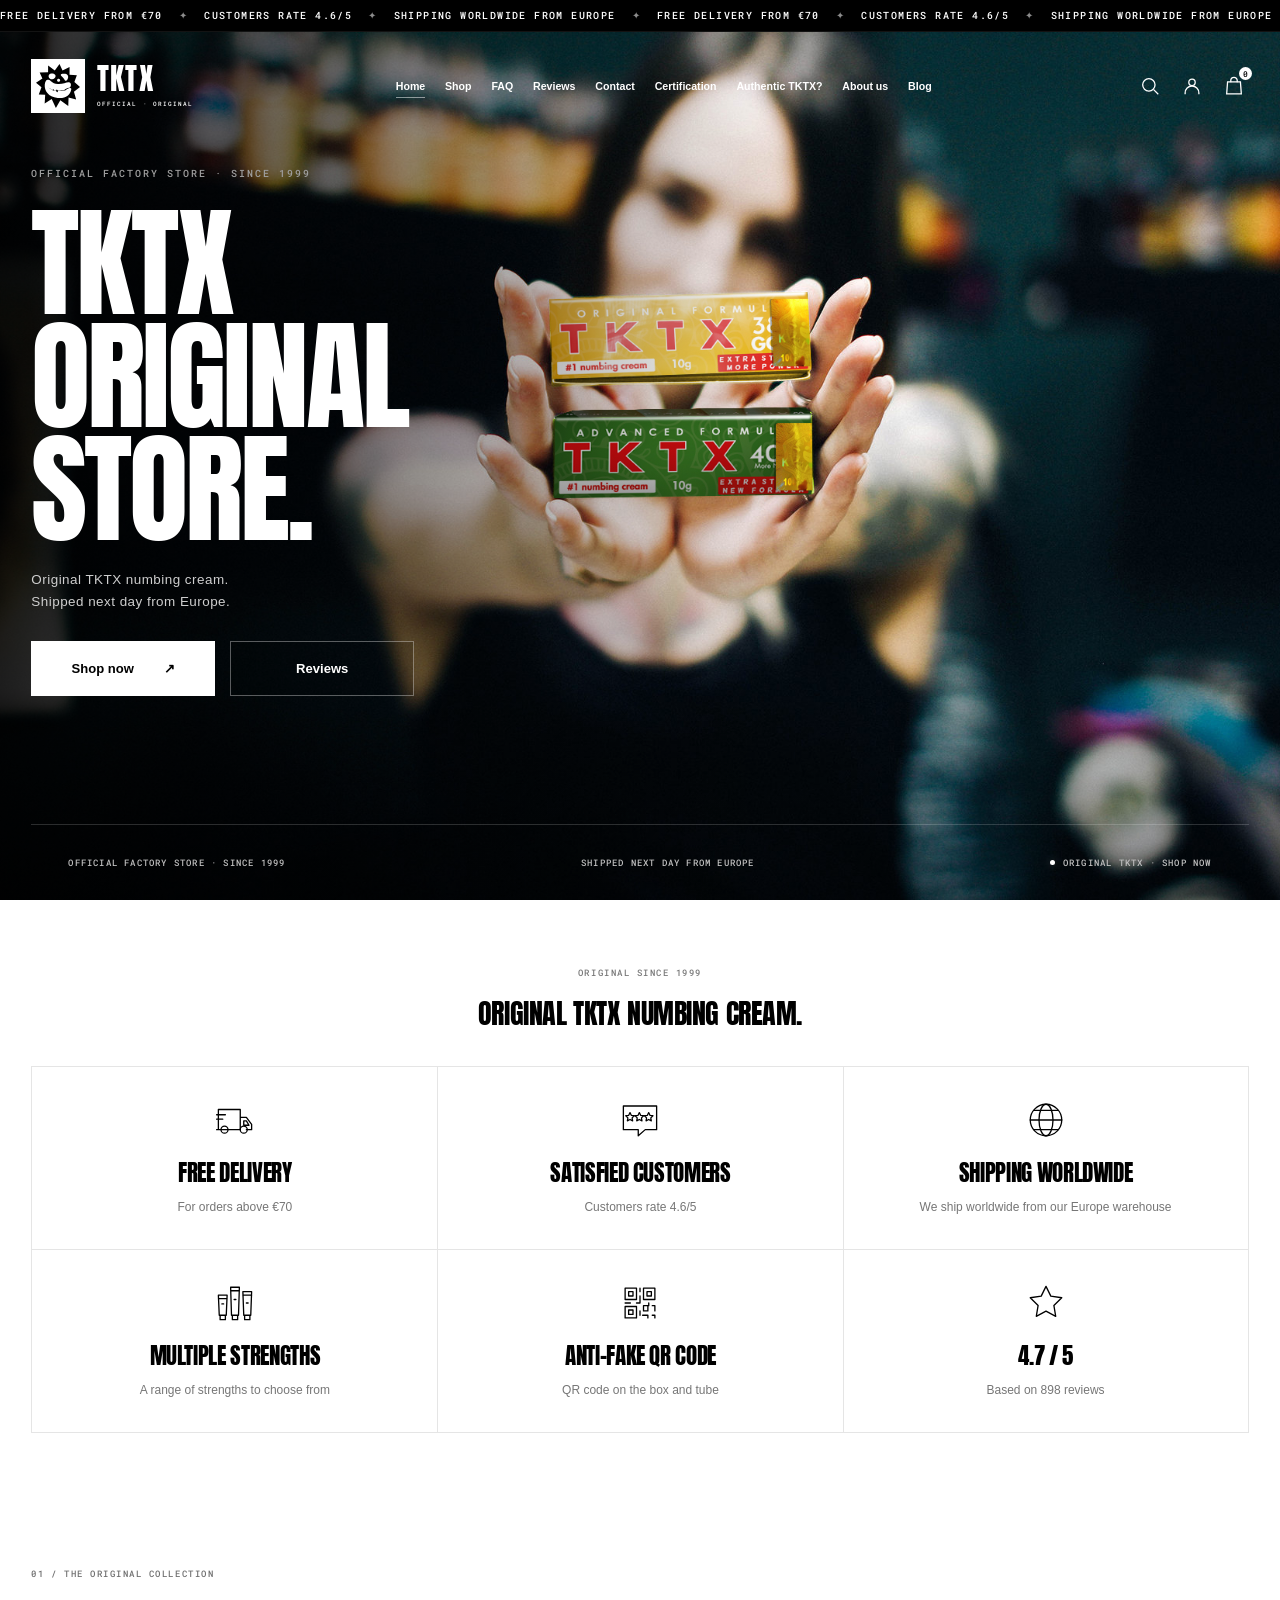
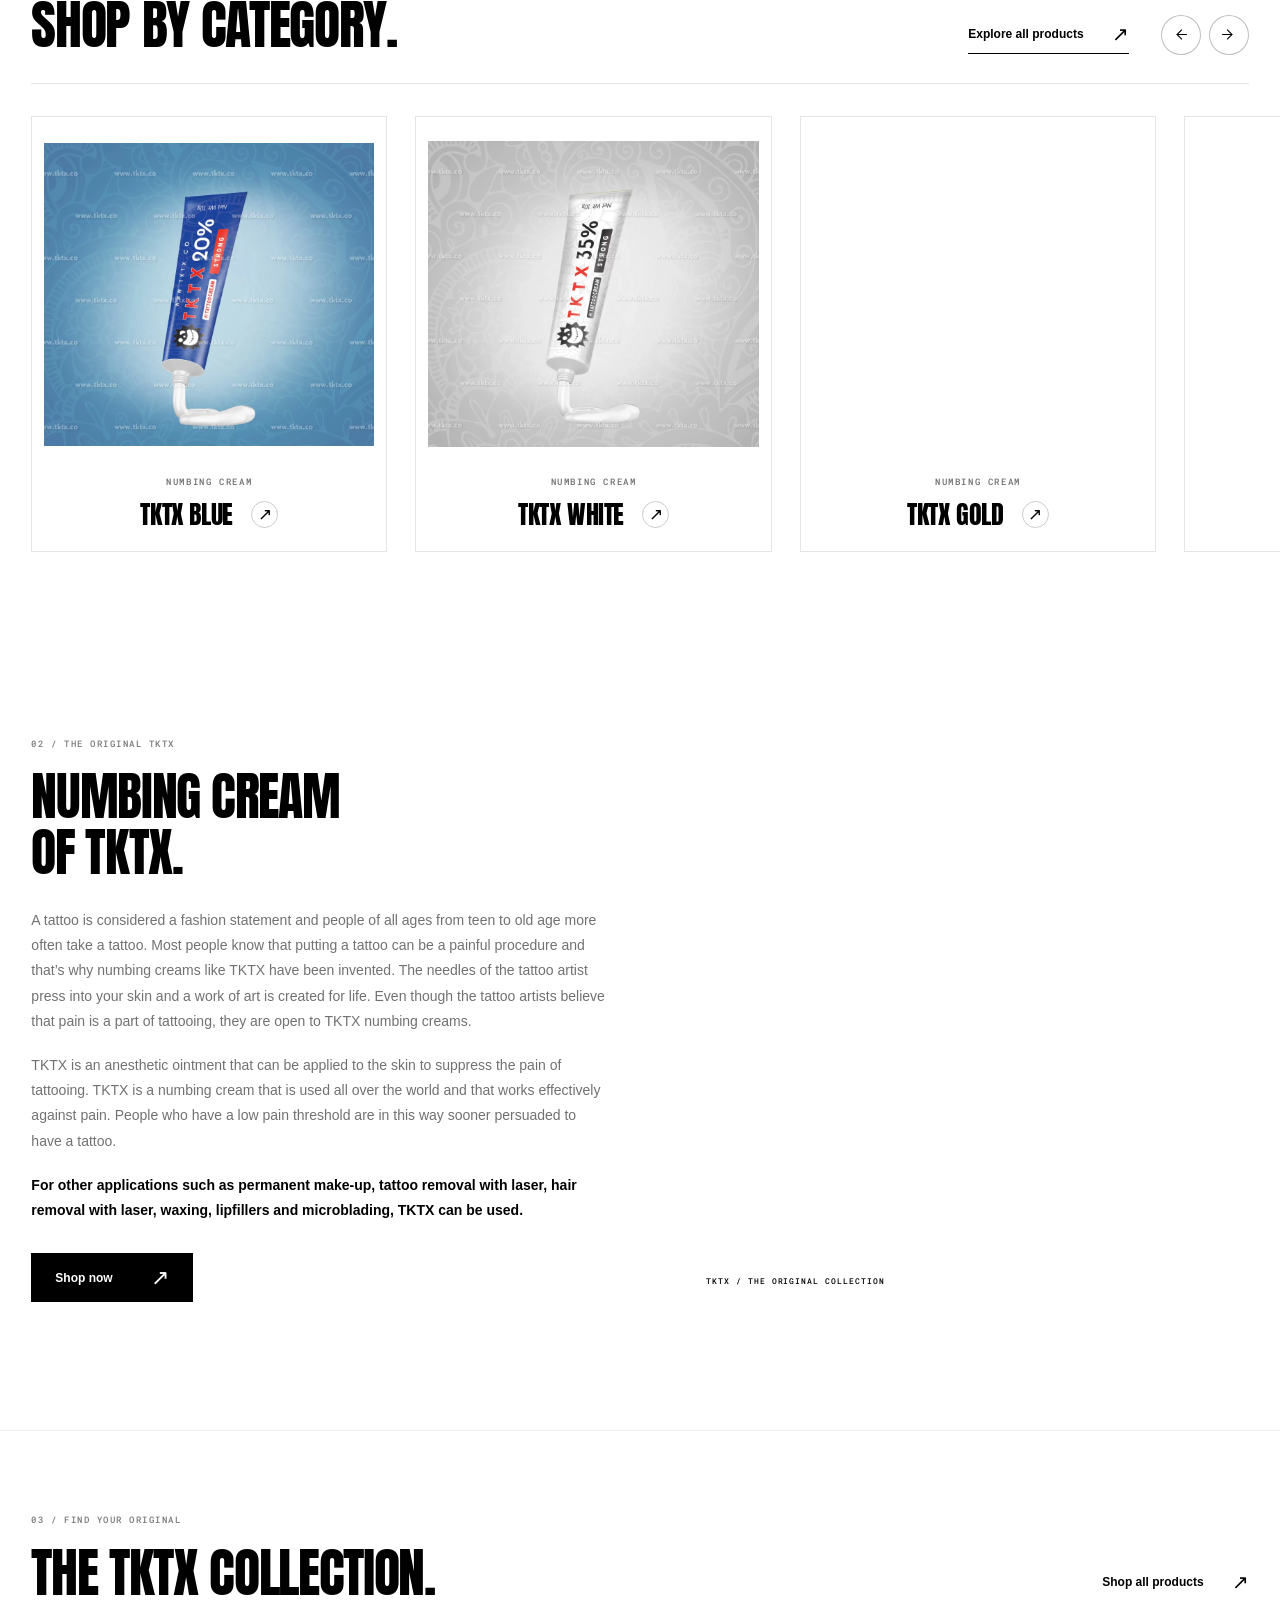
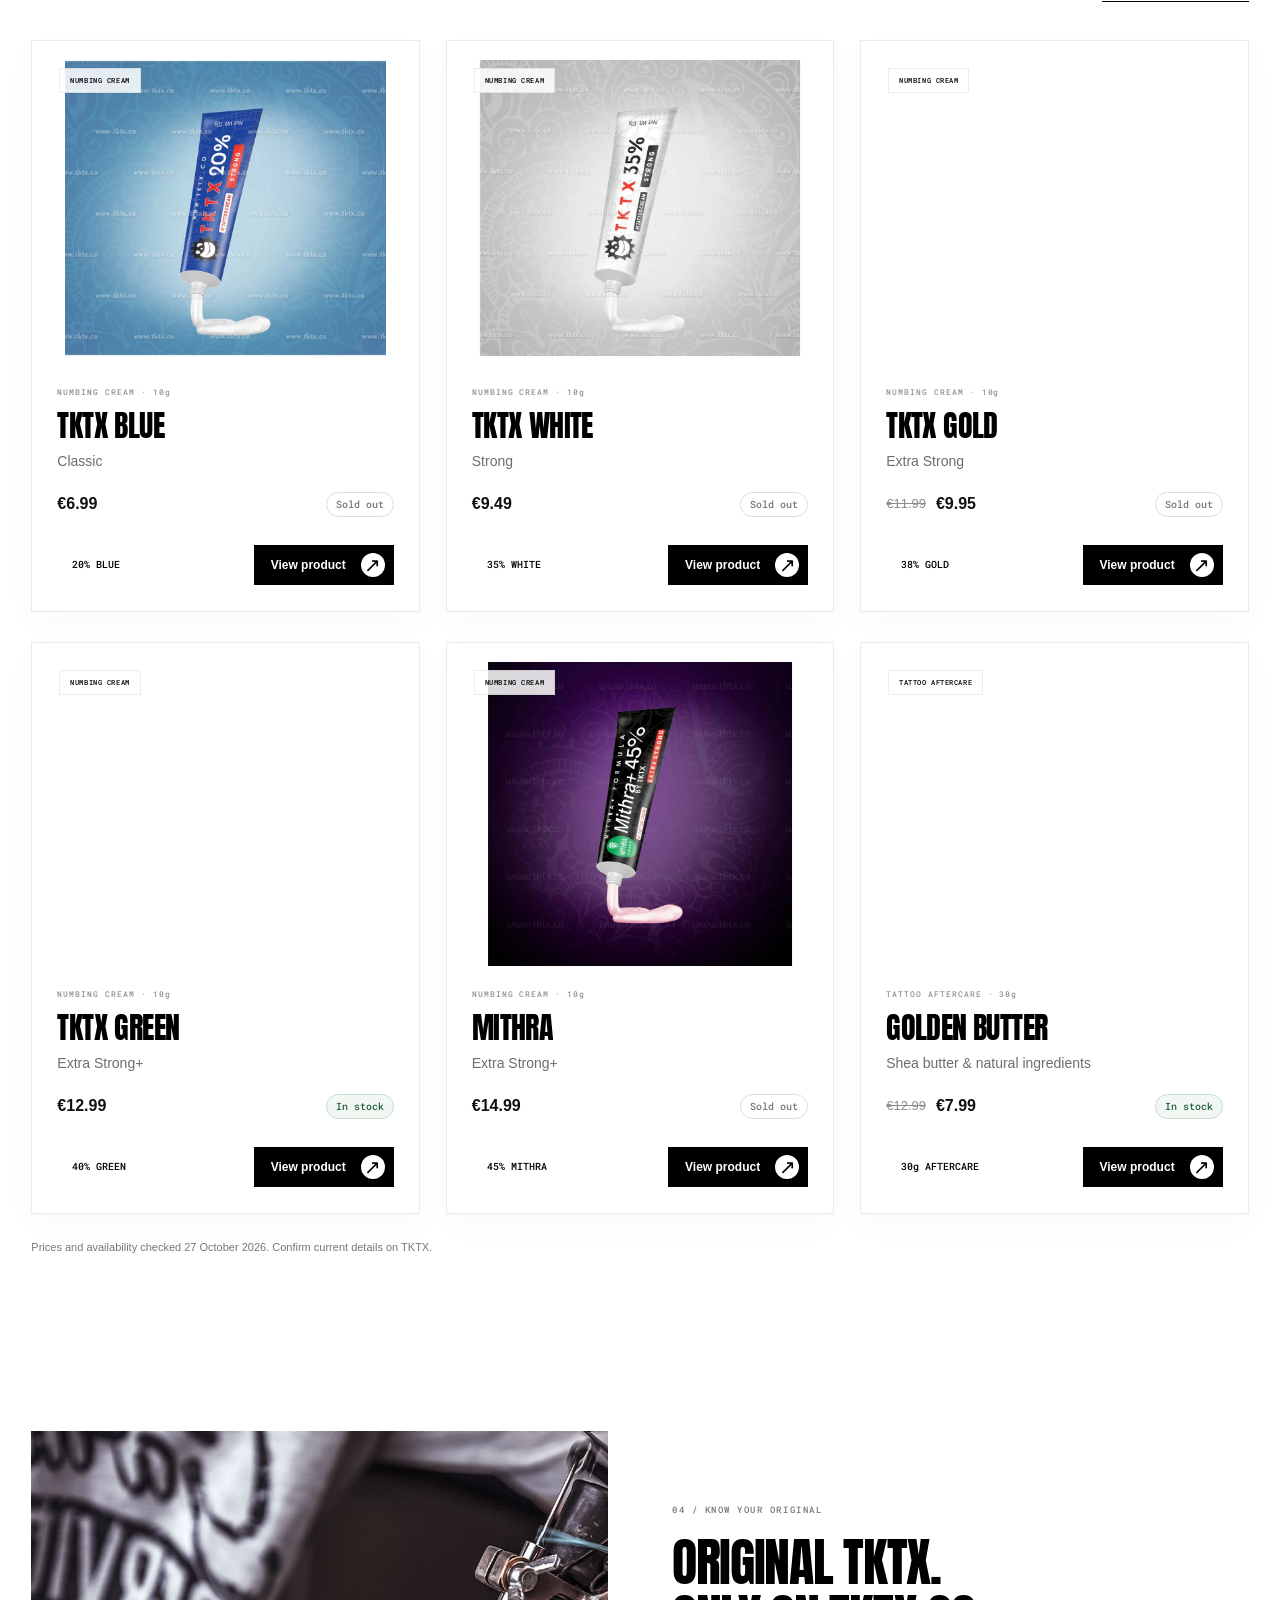
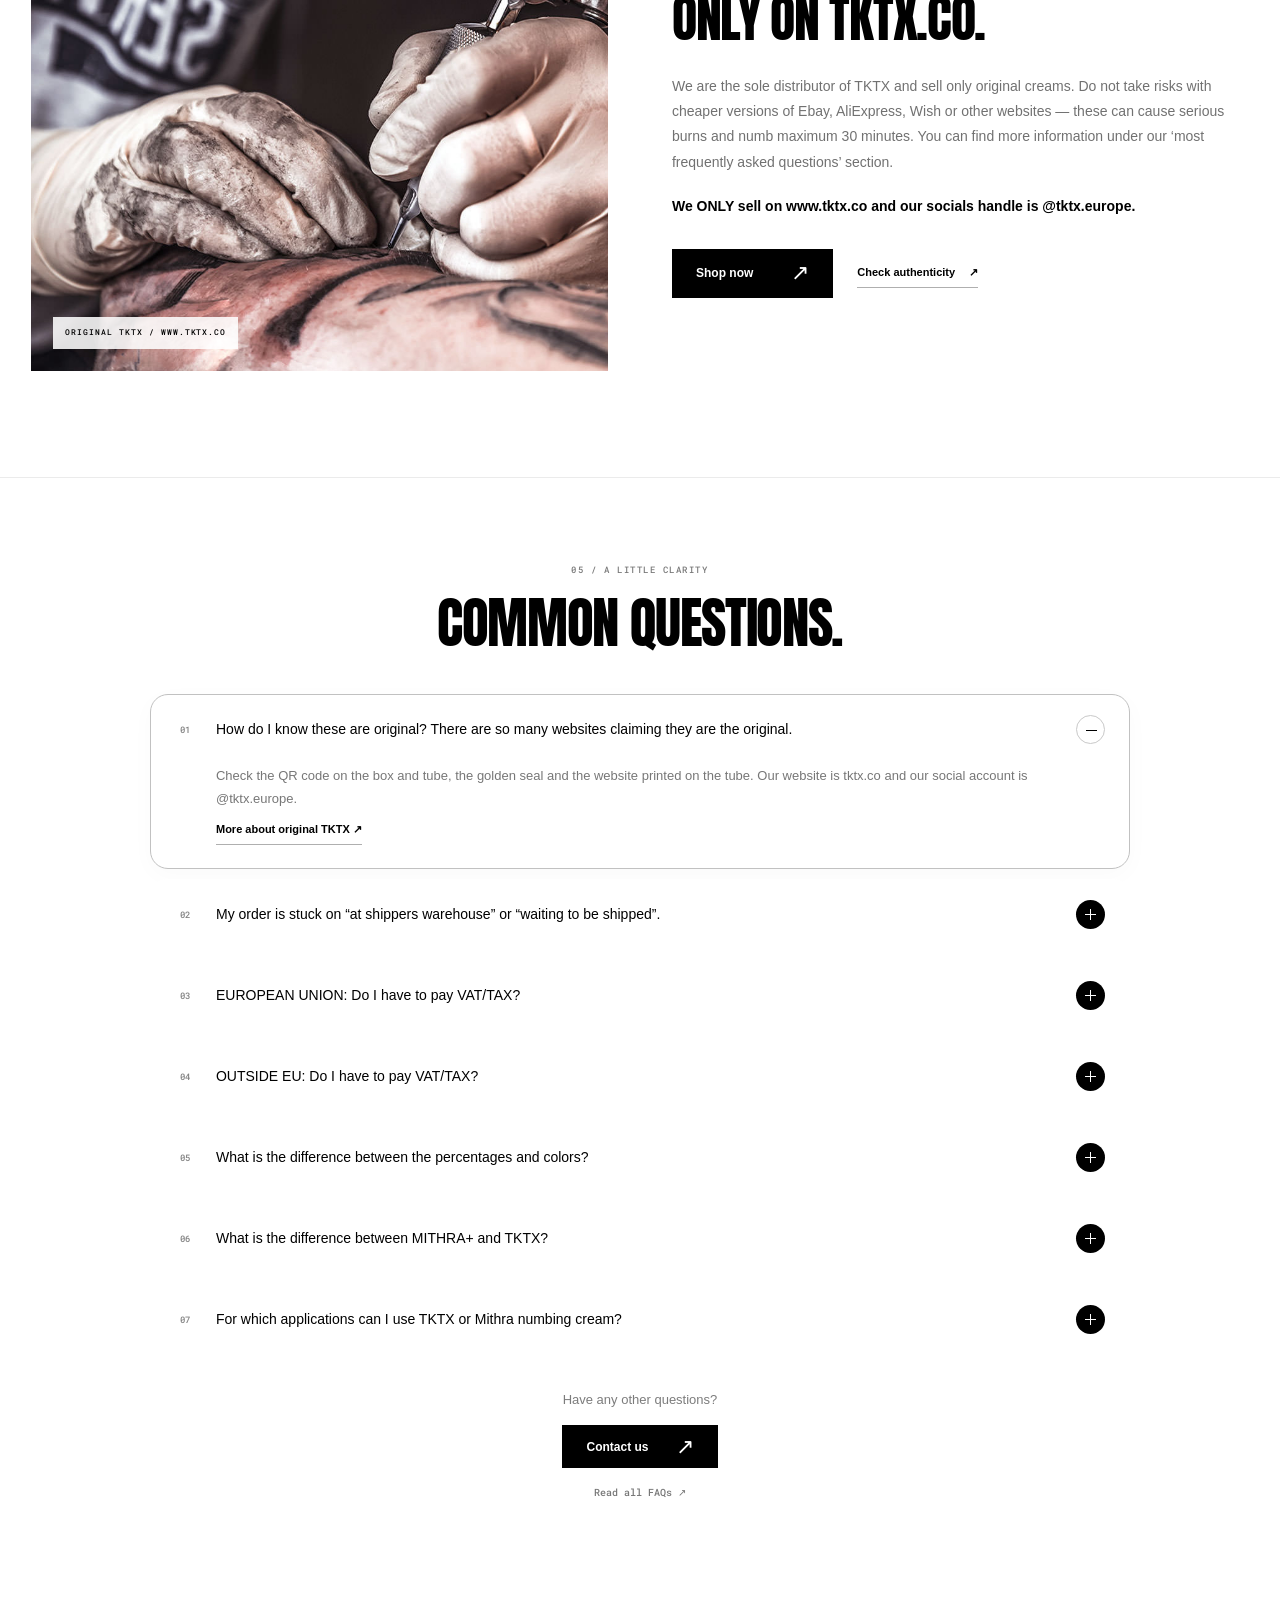
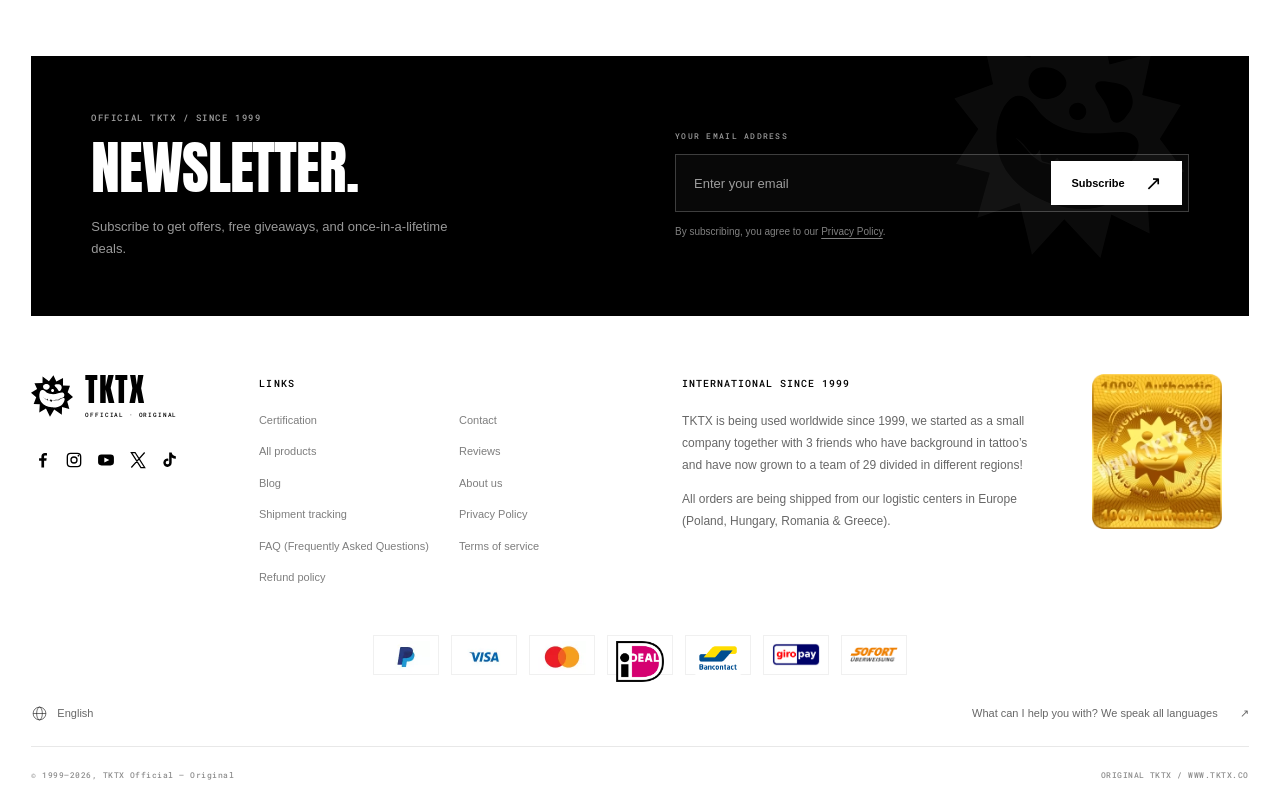
<file: v2.html>
<!doctype html>
<html lang="en">
<head>
  <meta charset="UTF-8">
  <meta name="viewport" content="width=device-width, initial-scale=1">
  <meta name="theme-color" content="#000000">
  <meta name="description" content="TKTX Official — Original Store. Original TKTX numbing cream, shipped from Europe.">
  <title>TKTX Official — Original Store</title>
  <link rel="icon" href="assets/tktx-logo-light.svg" type="image/svg+xml">
  <link rel="preload" href="assets/anton.ttf" as="font" type="font/ttf" crossorigin>
  <link rel="preload" href="assets/roboto-mono.ttf" as="font" type="font/ttf" crossorigin>
  <link rel="preload" href="assets/cinematic-tattoo.png" as="image" fetchpriority="high">
  <style>html,body{margin:0;min-width:320px;background:#000000}</style>
  <link rel="stylesheet" href="style.css?v=7">
  <link rel="stylesheet" href="home-sections.css?v=7">
  <link rel="stylesheet" href="footer-finish.css?v=3">
  <script src="script.js?v=3" defer></script>
  <script src="category-slider.js?v=1" defer></script>
  <script src="home-sections.js?v=1" defer></script>
  <link rel="stylesheet" href="catalog.css?v=1">
</head>
<body>
  <main class="tktx-store">
    <section class="hero" aria-labelledby="hero-title">
      <div class="announcement" role="region" aria-label="Store announcements">
        <p class="sr-only">Free delivery from €70. Customers rate 4.6/5. Shipping worldwide from Europe.</p>
        <div class="announcement-track" aria-hidden="true">
          <div class="announcement-group"><span>FREE DELIVERY FROM €70</span><i>✦</i><span>CUSTOMERS RATE 4.6/5</span><i>✦</i><span>SHIPPING WORLDWIDE FROM EUROPE</span><i>✦</i></div>
          <div class="announcement-group"><span>FREE DELIVERY FROM €70</span><i>✦</i><span>CUSTOMERS RATE 4.6/5</span><i>✦</i><span>SHIPPING WORLDWIDE FROM EUROPE</span><i>✦</i></div>
        </div>
      </div>
      <div class="hero-image" aria-hidden="true"></div>
      <div class="hero-shade" aria-hidden="true"></div>
      <header class="header">
        <a class="brand" href="index.html" aria-label="TKTX home">
          <span class="brand-mark"><img src="assets/tktx-logo-dark.svg" alt="" width="44" height="44"></span>
          <span class="brand-name">TKTX<span>OFFICIAL · ORIGINAL</span></span>
        </a>
        <nav class="desktop-nav" aria-label="Main navigation">
          <a class="nav-link current" href="index.html" aria-current="page">Home</a>
          <a class="nav-link" href="index.html#products">Shop</a>
          <a class="nav-link" href="https://www.tktx.co/faq-frequently-asked-questions/">FAQ</a>
          <a class="nav-link" href="https://www.tktx.co/reviews/">Reviews</a>
          <a class="nav-link" href="https://www.tktx.co/contact/">Contact</a>
          <a class="nav-link" href="https://www.tktx.co/certification/">Certification</a>
          <a class="nav-link" href="https://www.tktx.co/fake-tktx/">Authentic TKTX?</a>
          <a class="nav-link" href="https://www.tktx.co/about-us/">About us</a>
          <a class="nav-link" href="https://www.tktx.co/magazinea/">Blog</a>
        </nav>
        <div class="header-tools">
          <button class="icon-link search-toggle" aria-label="Search products" aria-haspopup="dialog"><svg viewBox="0 0 24 24" fill="none" stroke="currentColor" stroke-width="1.4" aria-hidden="true"><circle cx="10.75" cy="10.75" r="6.75"/><path d="m16 16 5 5"/></svg></button>
          <a class="icon-link account-link" href="https://www.tktx.co/my-account/" aria-label="Your account"><svg viewBox="0 0 24 24" fill="none" stroke="currentColor" stroke-width="1.4" aria-hidden="true"><circle cx="12" cy="8" r="3.5"/><path d="M4.5 21v-1.5a7.5 7.5 0 0 1 15 0V21"/></svg></a>
          <a class="icon-link cart-link" href="https://www.tktx.co/cart/" aria-label="Shopping bag"><svg viewBox="0 0 24 24" fill="none" stroke="currentColor" stroke-width="1.4" aria-hidden="true"><path d="M5 7.5h14l1 13H4l1-13Z"/><path d="M8.5 8V6a3.5 3.5 0 0 1 7 0v2"/></svg><span class="cart-count">0</span></a>
          <button class="menu-toggle" aria-expanded="false" aria-controls="mobile-nav" aria-label="Open menu"><span></span><span></span></button>
        </div>
      </header>
      <div class="hero-copy">
        <p class="eyebrow reveal">OFFICIAL FACTORY STORE · SINCE 1999</p>
        <h1 id="hero-title" aria-label="TKTX Official — Original Store">
          <span class="line"><span>TKTX</span></span>
          <span class="line"><span>ORIGINAL</span></span>
          <span class="line"><span>STORE.</span></span>
        </h1>
        <p class="description reveal">Original TKTX numbing cream.<br>Shipped next day from Europe.</p>
        <div class="actions reveal">
          <a class="button primary" href="index.html#products">Shop now <span aria-hidden="true">↗</span></a>
          <a class="button secondary" href="https://www.tktx.co/reviews/">Reviews</a>
        </div>
      </div>
      <footer class="hero-footer">
        <span>OFFICIAL FACTORY STORE · SINCE 1999</span>
        <span>SHIPPED NEXT DAY FROM EUROPE</span>
        <a class="store-status" href="index.html#products"><i aria-hidden="true"></i> ORIGINAL TKTX · SHOP NOW</a>
      </footer>
      <nav id="mobile-nav" class="mobile-nav" aria-label="Mobile navigation" inert>
        <a href="index.html">Home</a><a href="index.html#products">Shop <span aria-hidden="true">↗</span></a>
        <a href="https://www.tktx.co/faq-frequently-asked-questions/">FAQ</a><a href="https://www.tktx.co/reviews/">Reviews</a>
        <a href="https://www.tktx.co/contact/">Contact</a><a href="https://www.tktx.co/certification/">Certification</a>
        <a href="https://www.tktx.co/fake-tktx/">Authentic TKTX?</a><a href="https://www.tktx.co/about-us/">About us</a>
        <a href="https://www.tktx.co/magazinea/">Blog</a>
      </nav>
    </section>
    <section class="benefits-section" id="benefits" aria-labelledby="benefits-title">
      <div class="page-container">
        <p class="section-kicker center">ORIGINAL SINCE 1999</p>
        <h2 id="benefits-title" class="benefits-title">ORIGINAL TKTX NUMBING CREAM.</h2>
        <div class="benefits-grid">
          <article class="benefit"><div class="benefit-icon"><svg viewBox="0 0 48 48" fill="none" stroke="currentColor" stroke-width="1.5" stroke-linecap="round" stroke-linejoin="round" aria-hidden="true"><path d="M5 12h25v23H5zM30 21h7l6 8v6h-6M30 35H17M5 35H3M3 18h10M3 23h7"/><circle cx="12" cy="35" r="4"/><circle cx="34" cy="35" r="4"/><path d="M34 25h3l3 5h-6z"/></svg></div><h3>FREE DELIVERY</h3><p>For orders above €70</p></article>
          <article class="benefit"><div class="benefit-icon"><svg viewBox="0 0 48 48" fill="none" stroke="currentColor" stroke-width="1.5" stroke-linecap="round" stroke-linejoin="round" aria-hidden="true"><path d="M5 8h38v27H30l-8 7v-7H5z"/><path d="m14 16 1.5 3.2 3.5.5-2.5 2.5.6 3.5-3.1-1.6-3.1 1.6.6-3.5L9 19.7l3.5-.5zM25 16l1.5 3.2 3.5.5-2.5 2.5.6 3.5-3.1-1.6-3.1 1.6.6-3.5-2.5-2.5 3.5-.5zM36 16l1.5 3.2 3.5.5-2.5 2.5.6 3.5-3.1-1.6-3.1 1.6.6-3.5-2.5-2.5 3.5-.5z" transform="translate(-1 0) scale(.97)"/></svg></div><h3>SATISFIED CUSTOMERS</h3><p>Customers rate 4.6/5</p></article>
          <article class="benefit"><div class="benefit-icon"><svg viewBox="0 0 48 48" fill="none" stroke="currentColor" stroke-width="1.5" stroke-linecap="round" stroke-linejoin="round" aria-hidden="true"><circle cx="24" cy="24" r="18"/><ellipse cx="24" cy="24" rx="8" ry="18"/><path d="M6 24h36M10 13h28M10 35h28"/></svg></div><h3>SHIPPING WORLDWIDE</h3><p>We ship worldwide from our Europe warehouse</p></article>
          <article class="benefit"><div class="benefit-icon"><svg viewBox="0 0 48 48" fill="none" stroke="currentColor" stroke-width="1.5" stroke-linecap="round" stroke-linejoin="round" aria-hidden="true"><path d="M5 15h10l-1 23H6L5 15ZM19 6h10l-1 32h-8L19 6ZM33 11h10l-1 27h-8l-1-27ZM7 38h6v5H7zM21 38h6v5h-6zM35 38h6v5h-6zM5 19h10M19 10h10M33 15h10"/><path d="M9 25h2M23 20h2M37 24h2"/></svg></div><h3>MULTIPLE STRENGTHS</h3><p>A range of strengths to choose from</p></article>
          <article class="benefit"><div class="benefit-icon"><svg viewBox="0 0 48 48" fill="none" stroke="currentColor" stroke-width="1.5" stroke-linecap="round" stroke-linejoin="round" aria-hidden="true"><path d="M7 7h13v13H7zM28 7h13v13H28zM7 28h13v13H7z"/><path d="M11 11h5v5h-5zM32 11h5v5h-5zM11 32h5v5h-5zM28 27h5v6h-5zM38 27h3v6M27 38h6v3M38 38h3v3M20 24h4M24 7v4M24 16v8M7 24h6M34 24v3M24 33v5"/></svg></div><h3>ANTI-FAKE QR CODE</h3><p>QR code on the box and tube</p></article>
          <article class="benefit benefit-rating"><div class="benefit-icon"><svg viewBox="0 0 48 48" fill="none" stroke="currentColor" stroke-width="1.5" stroke-linecap="round" stroke-linejoin="round" aria-hidden="true"><path d="m24 5 5.5 11.1L42 18l-9 8.8 2.1 12.4L24 33.3l-11.1 5.9L15 26.8 6 18l12.5-1.9L24 5Z"/></svg></div><h3>4.7 / 5</h3><p>Based on 898 reviews</p></article>
        </div>
      </div>
    </section>
    <section class="collection-section" id="categories" aria-labelledby="collection-title" data-category-carousel aria-roledescription="carousel">
      <div class="collection-container">
        <header class="collection-heading">
          <div>
            <p class="collection-eyebrow">01 / THE ORIGINAL COLLECTION</p>
            <h2 id="collection-title">SHOP BY CATEGORY.</h2>
          </div>
          <div class="collection-heading-actions">
            <a class="collection-all" href="index.html#products">Explore all products <span aria-hidden="true">↗</span></a>
<div class="category-controls" aria-label="Category slider controls">
              <button class="category-control category-prev" type="button" aria-label="Previous category"><svg viewBox="0 0 24 24" fill="none" stroke="currentColor" stroke-width="1.5" aria-hidden="true"><path d="m14 5-7 7 7 7M7 12h14"/></svg></button>
              <button class="category-control category-next" type="button" aria-label="Next category"><svg viewBox="0 0 24 24" fill="none" stroke="currentColor" stroke-width="1.5" aria-hidden="true"><path d="m10 5 7 7-7 7M17 12H3"/></svg></button>
            </div>
          </div>
        </header>
        <div class="category-viewport">
          <div class="category-track">
<a class="category-product" href="product-blue.html" aria-label="Explore TKTX BLUE"><figure><div class="category-product-stage"><img src="assets/products/blue.webp" width="900" height="900" loading="lazy" decoding="async" alt="TKTX BLUE 20% BLUE"></div><figcaption><span class="category-type">NUMBING CREAM</span><h3>TKTX BLUE<span class="category-arrow" aria-hidden="true">↗</span></h3></figcaption></figure></a><a class="category-product" href="product-white.html" aria-label="Explore TKTX WHITE"><figure><div class="category-product-stage"><img src="assets/products/white.webp" width="900" height="900" loading="lazy" decoding="async" alt="TKTX WHITE 35% WHITE"></div><figcaption><span class="category-type">NUMBING CREAM</span><h3>TKTX WHITE<span class="category-arrow" aria-hidden="true">↗</span></h3></figcaption></figure></a><a class="category-product" href="product-gold.html" aria-label="Explore TKTX GOLD"><figure><div class="category-product-stage"><img src="assets/products/gold.webp" width="900" height="900" loading="lazy" decoding="async" alt="TKTX GOLD 38% GOLD"></div><figcaption><span class="category-type">NUMBING CREAM</span><h3>TKTX GOLD<span class="category-arrow" aria-hidden="true">↗</span></h3></figcaption></figure></a><a class="category-product" href="product-green.html" aria-label="Explore TKTX GREEN"><figure><div class="category-product-stage"><img src="assets/products/green.jpg" width="900" height="900" loading="lazy" decoding="async" alt="TKTX GREEN 40% GREEN"></div><figcaption><span class="category-type">NUMBING CREAM</span><h3>TKTX GREEN<span class="category-arrow" aria-hidden="true">↗</span></h3></figcaption></figure></a><a class="category-product" href="product-mithra.html" aria-label="Explore MITHRA"><figure><div class="category-product-stage"><img src="assets/products/mithra.jpg" width="900" height="900" loading="lazy" decoding="async" alt="MITHRA 45% MITHRA"></div><figcaption><span class="category-type">NUMBING CREAM</span><h3>MITHRA<span class="category-arrow" aria-hidden="true">↗</span></h3></figcaption></figure></a><a class="category-product" href="product-golden-butter.html" aria-label="Explore GOLDEN BUTTER"><figure><div class="category-product-stage"><img src="assets/products/golden-butter.webp" width="900" height="900" loading="lazy" decoding="async" alt="GOLDEN BUTTER 30g AFTERCARE"></div><figcaption><span class="category-type">TATTOO AFTERCARE</span><h3>GOLDEN BUTTER<span class="category-arrow" aria-hidden="true">↗</span></h3></figcaption></figure></a>
</div>
        </div>
      </div>
    </section>
    <section class="story-section" id="about-tktx" aria-labelledby="story-title">
      <div class="page-container story-grid">
        <div class="story-copy">
          <p class="section-kicker">02 / THE ORIGINAL TKTX</p>
          <h2 id="story-title">NUMBING CREAM<br>OF TKTX.</h2>
          <div class="story-text">
            <p>A tattoo is considered a fashion statement and people of all ages from teen to old age more often take a tattoo. Most people know that putting a tattoo can be a painful procedure and that’s why numbing creams like TKTX have been invented. The needles of the tattoo artist press into your skin and a work of art is created for life. Even though the tattoo artists believe that pain is a part of tattooing, they are open to TKTX numbing creams.</p>
            <p>TKTX is an anesthetic ointment that can be applied to the skin to suppress the pain of tattooing. TKTX is a numbing cream that is used all over the world and that works effectively against pain. People who have a low pain threshold are in this way sooner persuaded to have a tattoo.</p>
            <p class="story-emphasis">For other applications such as permanent make-up, tattoo removal with laser, hair removal with laser, waxing, lipfillers and microblading, TKTX can be used.</p>
          </div>
          <a class="dark-button" href="index.html#products">Shop now <span aria-hidden="true">↗</span></a>
        </div>
        <figure class="story-image"><img src="assets/tktx-story-model.png" alt="Black and white portrait of a tattooed model" width="750" height="750" loading="lazy" decoding="async"><figcaption>TKTX / THE ORIGINAL COLLECTION</figcaption></figure>
      </div>
    </section>
    <section class="products-section" id="products" aria-labelledby="products-title">
      <div class="page-container">
        <header class="products-heading"><div><p class="section-kicker">03 / FIND YOUR ORIGINAL</p><h2 id="products-title">THE TKTX COLLECTION.</h2></div><a class="collection-all" href="index.html#products">Shop all products <span aria-hidden="true">↗</span></a></header>
        <div class="shop-grid">
<article class="shop-card" data-product="blue"><a class="shop-card-image" href="product-blue.html" aria-label="View TKTX BLUE"><span class="shop-card-badge">NUMBING CREAM</span><img class="shop-packshot" src="assets/products/blue.webp" alt="TKTX BLUE — 20% BLUE tube and packaging" width="900" height="900" loading="lazy" decoding="async"></a><div class="shop-card-body"><p class="shop-card-label">NUMBING CREAM · 10g</p><h3><a href="product-blue.html">TKTX BLUE</a></h3><p class="shop-card-description">Classic</p><div class="catalog-price"><strong>€6.99</strong><span class="stock-label ">Sold out</span></div><div class="shop-card-bottom"><span class="variant-pill">20% BLUE</span><a class="buy-button" href="product-blue.html" aria-label="View TKTX BLUE details">View product <span aria-hidden="true">↗</span></a></div></div></article><article class="shop-card" data-product="white"><a class="shop-card-image" href="product-white.html" aria-label="View TKTX WHITE"><span class="shop-card-badge">NUMBING CREAM</span><img class="shop-packshot" src="assets/products/white.webp" alt="TKTX WHITE — 35% WHITE tube and packaging" width="900" height="900" loading="lazy" decoding="async"></a><div class="shop-card-body"><p class="shop-card-label">NUMBING CREAM · 10g</p><h3><a href="product-white.html">TKTX WHITE</a></h3><p class="shop-card-description">Strong</p><div class="catalog-price"><strong>€9.49</strong><span class="stock-label ">Sold out</span></div><div class="shop-card-bottom"><span class="variant-pill">35% WHITE</span><a class="buy-button" href="product-white.html" aria-label="View TKTX WHITE details">View product <span aria-hidden="true">↗</span></a></div></div></article><article class="shop-card" data-product="gold"><a class="shop-card-image" href="product-gold.html" aria-label="View TKTX GOLD"><span class="shop-card-badge">NUMBING CREAM</span><img class="shop-packshot" src="assets/products/gold.webp" alt="TKTX GOLD — 38% GOLD tube and packaging" width="900" height="900" loading="lazy" decoding="async"></a><div class="shop-card-body"><p class="shop-card-label">NUMBING CREAM · 10g</p><h3><a href="product-gold.html">TKTX GOLD</a></h3><p class="shop-card-description">Extra Strong</p><div class="catalog-price"><del>€11.99</del> <strong>€9.95</strong><span class="stock-label ">Sold out</span></div><div class="shop-card-bottom"><span class="variant-pill">38% GOLD</span><a class="buy-button" href="product-gold.html" aria-label="View TKTX GOLD details">View product <span aria-hidden="true">↗</span></a></div></div></article><article class="shop-card" data-product="green"><a class="shop-card-image" href="product-green.html" aria-label="View TKTX GREEN"><span class="shop-card-badge">NUMBING CREAM</span><img class="shop-packshot" src="assets/products/green.jpg" alt="TKTX GREEN — 40% GREEN tube and packaging" width="900" height="900" loading="lazy" decoding="async"></a><div class="shop-card-body"><p class="shop-card-label">NUMBING CREAM · 10g</p><h3><a href="product-green.html">TKTX GREEN</a></h3><p class="shop-card-description">Extra Strong+</p><div class="catalog-price"><strong>€12.99</strong><span class="stock-label available">In stock</span></div><div class="shop-card-bottom"><span class="variant-pill">40% GREEN</span><a class="buy-button" href="product-green.html" aria-label="View TKTX GREEN details">View product <span aria-hidden="true">↗</span></a></div></div></article><article class="shop-card" data-product="mithra"><a class="shop-card-image" href="product-mithra.html" aria-label="View MITHRA"><span class="shop-card-badge">NUMBING CREAM</span><img class="shop-packshot" src="assets/products/mithra.jpg" alt="MITHRA — 45% MITHRA tube and packaging" width="900" height="900" loading="lazy" decoding="async"></a><div class="shop-card-body"><p class="shop-card-label">NUMBING CREAM · 10g</p><h3><a href="product-mithra.html">MITHRA</a></h3><p class="shop-card-description">Extra Strong+</p><div class="catalog-price"><strong>€14.99</strong><span class="stock-label ">Sold out</span></div><div class="shop-card-bottom"><span class="variant-pill">45% MITHRA</span><a class="buy-button" href="product-mithra.html" aria-label="View MITHRA details">View product <span aria-hidden="true">↗</span></a></div></div></article><article class="shop-card" data-product="golden-butter"><a class="shop-card-image" href="product-golden-butter.html" aria-label="View GOLDEN BUTTER"><span class="shop-card-badge">TATTOO AFTERCARE</span><img class="shop-packshot" src="assets/products/golden-butter.webp" alt="GOLDEN BUTTER — 30g AFTERCARE tube and packaging" width="900" height="900" loading="lazy" decoding="async"></a><div class="shop-card-body"><p class="shop-card-label">TATTOO AFTERCARE · 30g</p><h3><a href="product-golden-butter.html">GOLDEN BUTTER</a></h3><p class="shop-card-description">Shea butter & natural ingredients</p><div class="catalog-price"><del>€12.99</del> <strong>€7.99</strong><span class="stock-label available">In stock</span></div><div class="shop-card-bottom"><span class="variant-pill">30g AFTERCARE</span><a class="buy-button" href="product-golden-butter.html" aria-label="View GOLDEN BUTTER details">View product <span aria-hidden="true">↗</span></a></div></div></article>
</div><p class="catalog-note">Prices and availability checked 27 October 2026. Confirm current details on TKTX.</p></div></section>
    <section class="authentic-section" id="original-tktx" aria-labelledby="authentic-title">
      <div class="page-container story-grid authenticity-grid">
        <figure class="story-image authentic-image"><img src="assets/tktx-authentic-model.png" alt="Close-up of a tattoo artist working with a tattoo machine" width="1400" height="870" loading="lazy" decoding="async"><figcaption>ORIGINAL TKTX / WWW.TKTX.CO</figcaption></figure>
        <div class="story-copy">
          <p class="section-kicker">04 / KNOW YOUR ORIGINAL</p>
          <h2 id="authentic-title">ORIGINAL TKTX.<br>ONLY ON TKTX.CO.</h2>
          <div class="story-text"><p>We are the sole distributor of TKTX and sell only original creams. Do not take risks with cheaper versions of Ebay, AliExpress, Wish or other websites — these can cause serious burns and numb maximum 30 minutes. You can find more information under our ‘most frequently asked questions’ section.</p><p class="story-emphasis">We ONLY sell on www.tktx.co and our socials handle is @tktx.europe.</p></div>
          <div class="story-actions"><a class="dark-button" href="index.html#products">Shop now <span aria-hidden="true">↗</span></a><a class="text-link" href="https://www.tktx.co/fake-tktx/">Check authenticity <span aria-hidden="true">↗</span></a></div>
        </div>
      </div>
    </section>
    <section class="faq-section" id="faq" aria-labelledby="faq-title">
      <div class="page-container">
        <header class="faq-heading"><p class="section-kicker">05 / A LITTLE CLARITY</p><h2 id="faq-title">COMMON QUESTIONS.</h2></header>
        <div class="faq-list">
          <details class="faq-item" name="tktx-faq" open><summary><span class="faq-number">01</span><span>How do I know these are original? There are so many websites claiming they are the original.</span><span class="faq-toggle" aria-hidden="true"></span></summary><div class="faq-answer"><p>Check the QR code on the box and tube, the golden seal and the website printed on the tube. Our website is tktx.co and our social account is @tktx.europe.</p><a class="text-link" href="https://www.tktx.co/fake-tktx/">More about original TKTX ↗</a></div></details>
          <details class="faq-item" name="tktx-faq"><summary><span class="faq-number">02</span><span>My order is stuck on “at shippers warehouse” or “waiting to be shipped”.</span><span class="faq-toggle" aria-hidden="true"></span></summary><div class="faq-answer"><p>Tracking updates when the parcel reaches your country. If you have received a tracking number, your order is on its way.</p></div></details>
          <details class="faq-item" name="tktx-faq"><summary><span class="faq-number">03</span><span>EUROPEAN UNION: Do I have to pay VAT/TAX?</span><span class="faq-toggle" aria-hidden="true"></span></summary><div class="faq-answer"><p>It is included. Orders ship from within Europe.</p></div></details>
          <details class="faq-item" name="tktx-faq"><summary><span class="faq-number">04</span><span>OUTSIDE EU: Do I have to pay VAT/TAX?</span><span class="faq-toggle" aria-hidden="true"></span></summary><div class="faq-answer"><p>Charges depend on your local government’s rules. Contact us if you need help with your order.</p></div></details>
          <details class="faq-item" name="tktx-faq"><summary><span class="faq-number">05</span><span>What is the difference between the percentages and colors?</span><span class="faq-toggle" aria-hidden="true"></span></summary><div class="faq-answer"><p>The versions are Blue 20%, White 35%, Gold 38%, Green 40% and Mithra 45%. See the product page for each option. Times can vary by person and application area.</p></div></details>
          <details class="faq-item" name="tktx-faq"><summary><span class="faq-number">06</span><span>What is the difference between MITHRA+ and TKTX?</span><span class="faq-toggle" aria-hidden="true"></span></summary><div class="faq-answer"><p>The companies have joined. Mithra+ has a thicker pink cream; TKTX has a white cream.</p></div></details>
          <details class="faq-item" name="tktx-faq"><summary><span class="faq-number">07</span><span>For which applications can I use TKTX or Mithra numbing cream?</span><span class="faq-toggle" aria-hidden="true"></span></summary><div class="faq-answer"><p>The site lists tattooing, piercing, waxing, laser procedures, permanent make-up and microblading. Read the full product information and FAQ for details.</p></div></details>
        </div>
        <div class="faq-contact"><p>Have any other questions?</p><a class="dark-button" href="https://www.tktx.co/contact/">Contact us <span aria-hidden="true">↗</span></a><a class="faq-more" href="https://www.tktx.co/faq-frequently-asked-questions/">Read all FAQs ↗</a></div>
      </div>
    </section>
    <footer class="site-footer" id="footer" role="contentinfo">
      <div class="page-container">
        <div class="newsletter-panel">
          <div class="newsletter-copy"><p class="section-kicker">OFFICIAL TKTX / SINCE 1999</p><h2>NEWSLETTER.</h2><p class="newsletter-description">Subscribe to get offers, free giveaways, and once-in-a-lifetime deals.</p></div>
          <form class="newsletter-form"><label class="newsletter-label" for="newsletter-email">YOUR EMAIL ADDRESS</label>
            <div class="newsletter-input-row"><input class="newsletter-input" id="newsletter-email" type="email" name="email" placeholder="Enter your email" autocomplete="email" required><button class="newsletter-submit" type="submit">Subscribe <span aria-hidden="true">↗</span></button></div>
            <p class="newsletter-privacy">By subscribing, you agree to our <a href="https://www.tktx.co/privacy-policy-2/">Privacy Policy</a>.</p><p class="newsletter-feedback" role="status" hidden></p>
          </form>
        </div>
        <div class="footer-main">
          <div class="footer-about"><a class="footer-brand" href="index.html" aria-label="TKTX home"><img src="assets/tktx-logo-dark.svg" alt="" width="42" height="42"><span class="footer-wordmark">TKTX<small>OFFICIAL · ORIGINAL</small></span></a><div class="footer-socials" aria-label="Social accounts"><a href="https://www.facebook.com/TKTX.Europe" aria-label="Facebook" target="_blank" rel="noopener noreferrer"><svg viewBox="0 0 24 24" aria-hidden="true"><path d="M14.5 21v-8h2.7l.4-3h-3.1V8c0-.9.3-1.5 1.6-1.5H18V3.8c-.4-.1-1.4-.2-2.5-.2-2.5 0-4.2 1.5-4.2 4.3V10H8.5v3h2.8v8z" fill="currentColor"/></svg></a><a href="https://www.instagram.com/tktx.europe" aria-label="Instagram" target="_blank" rel="noopener noreferrer"><svg viewBox="0 0 24 24" aria-hidden="true"><rect x="4" y="4" width="16" height="16" rx="4" fill="none" stroke="currentColor" stroke-width="1.6"/><circle cx="12" cy="12" r="3.6" fill="none" stroke="currentColor" stroke-width="1.6"/><circle cx="17.3" cy="6.8" r="1" fill="currentColor"/></svg></a><a href="https://www.youtube.com/@tktx.co.europe/shorts" aria-label="YouTube" target="_blank" rel="noopener noreferrer"><svg viewBox="0 0 24 24" aria-hidden="true"><rect x="2.5" y="5.5" width="19" height="13" rx="4" fill="currentColor"/><path d="m10 9 6 3-6 3z" fill="#ffffff"/></svg></a><a href="https://x.com/TKTX_europe" aria-label="X" target="_blank" rel="noopener noreferrer"><svg viewBox="0 0 24 24" aria-hidden="true"><path d="M4 3h4.5L20 21h-4.5L4 3Zm16 0L4 21" fill="none" stroke="currentColor" stroke-width="1.5"/></svg></a><a href="https://www.tiktok.com/@tktx.europe" aria-label="TikTok" target="_blank" rel="noopener noreferrer"><svg viewBox="0 0 24 24" aria-hidden="true"><path d="M14 3v12.3a5 5 0 1 1-4-4.9v3a2 2 0 1 0 1 1.9V3h3c.5 2.7 2 4.1 5 4.5v3A9 9 0 0 1 14 9" fill="currentColor"/></svg></a></div></div>
          <nav class="footer-column footer-links" aria-label="Footer links"><h3>LINKS</h3><ul><li><a href="https://www.tktx.co/certification/">Certification</a></li><li><a href="https://www.tktx.co/contact/">Contact</a></li><li><a href="index.html#products">All products</a></li><li><a href="https://www.tktx.co/reviews/">Reviews</a></li><li><a href="https://www.tktx.co/magazinea/">Blog</a></li><li><a href="https://www.tktx.co/about-us/">About us</a></li><li><a href="https://www.tktx.co/ts-shipment-tracking/">Shipment tracking</a></li><li><a href="https://www.tktx.co/privacy-policy-2/">Privacy Policy</a></li><li><a href="https://www.tktx.co/faq-frequently-asked-questions/">FAQ (Frequently Asked Questions)</a></li><li><a href="https://www.tktx.co/terms-of-service/">Terms of service</a></li><li><a href="https://www.tktx.co/return-and-refund-policy/">Refund policy</a></li></ul></nav>
          <div class="footer-history"><h3>INTERNATIONAL SINCE 1999</h3><p>TKTX is being used worldwide since 1999, we started as a small company together with 3 friends who have background in tattoo’s and have now grown to a team of 29 divided in different regions!</p><p>All orders are being shipped from our logistic centers in Europe (Poland, Hungary, Romania &amp; Greece).</p></div>
          <div class="footer-authenticity"><img src="assets/tktx-authentic-seal.avif" alt="TKTX 100% Authentic seal" width="150" height="180" loading="lazy"></div>
        </div>
        <div class="footer-payments" aria-label="Payment methods"><span><img src="assets/payment-paypal.webp" alt="PayPal" width="68" height="40" loading="lazy"></span><span><img src="assets/payment-visa.webp" alt="Visa" width="68" height="40" loading="lazy"></span><span><img src="assets/payment-mastercard.webp" alt="Mastercard" width="68" height="40" loading="lazy"></span><span><img src="assets/payment-ideal.webp" alt="iDEAL" width="68" height="40" loading="lazy"></span><span><img src="assets/payment-bancontact.webp" alt="Bancontact" width="68" height="40" loading="lazy"></span><span><img src="assets/payment-giropay.webp" alt="Giropay" width="68" height="40" loading="lazy"></span><span><img src="assets/payment-sofort.webp" alt="Sofort" width="68" height="40" loading="lazy"></span></div>
        <div class="footer-service"><span class="footer-language"><svg viewBox="0 0 24 24" fill="none" stroke="currentColor" stroke-width="1.3" aria-hidden="true"><circle cx="12" cy="12" r="9"/><ellipse cx="12" cy="12" rx="4" ry="9"/><path d="M3 12h18"/></svg>English</span><a href="https://www.tktx.co/contact/">What can I help you with? We speak all languages <span aria-hidden="true">↗</span></a></div>
        <div class="footer-bottom"><span>© 1999–2026, TKTX Official – Original</span><span>ORIGINAL TKTX / WWW.TKTX.CO</span></div>
      </div>
    </footer>
  <dialog class="search-panel" id="search-panel" aria-labelledby="search-title">
    <button class="panel-close" aria-label="Close search">×</button>
    <p class="eyebrow">TKTX OFFICIAL · ORIGINAL STORE</p>
    <h2 id="search-title">FIND YOUR TKTX.</h2>
    <form action="https://www.tktx.co/" method="get" class="search-form">
      <label class="sr-only" for="product-search">Search products</label>
      <input id="product-search" type="search" name="s" placeholder="Search products…" required>
      <input type="hidden" name="post_type" value="product">
      <button class="button" type="submit">Search ↗</button>
    </form>
  </dialog>
  </main>
</body>
</html>
</file>
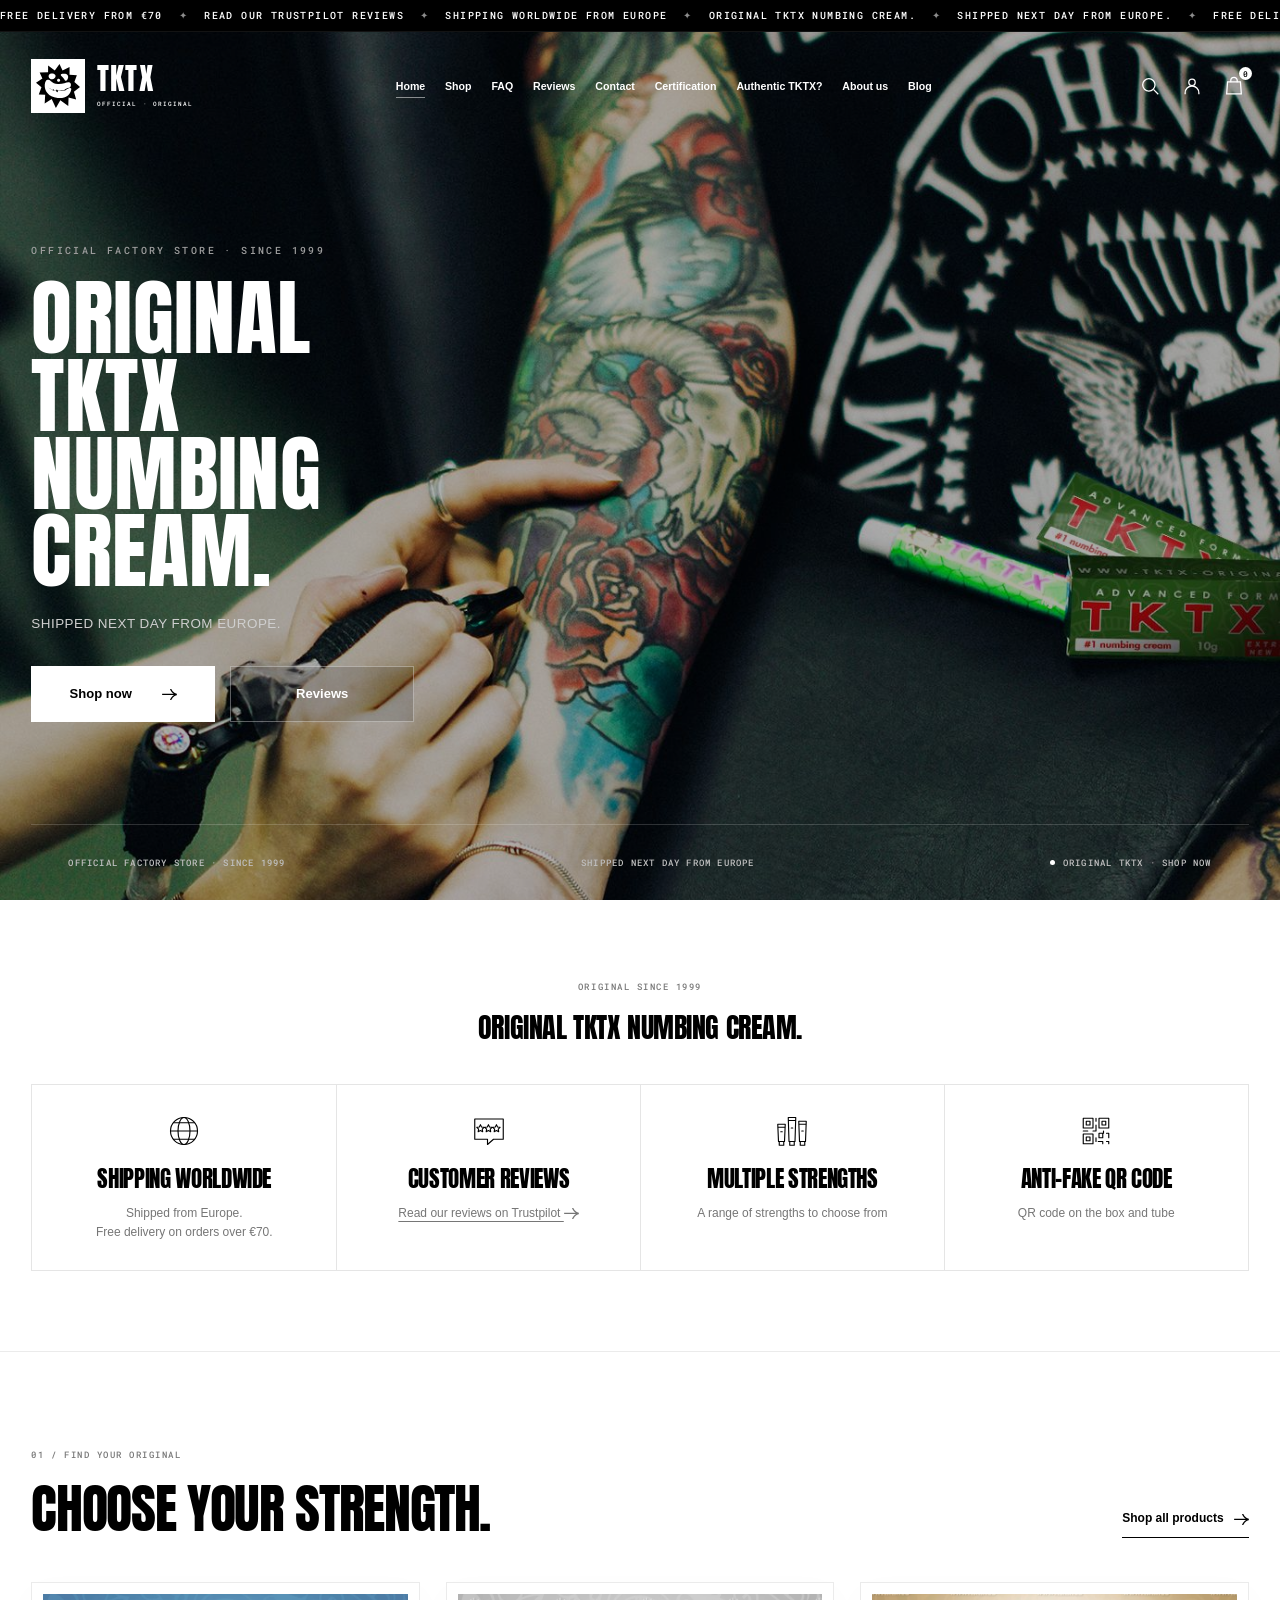
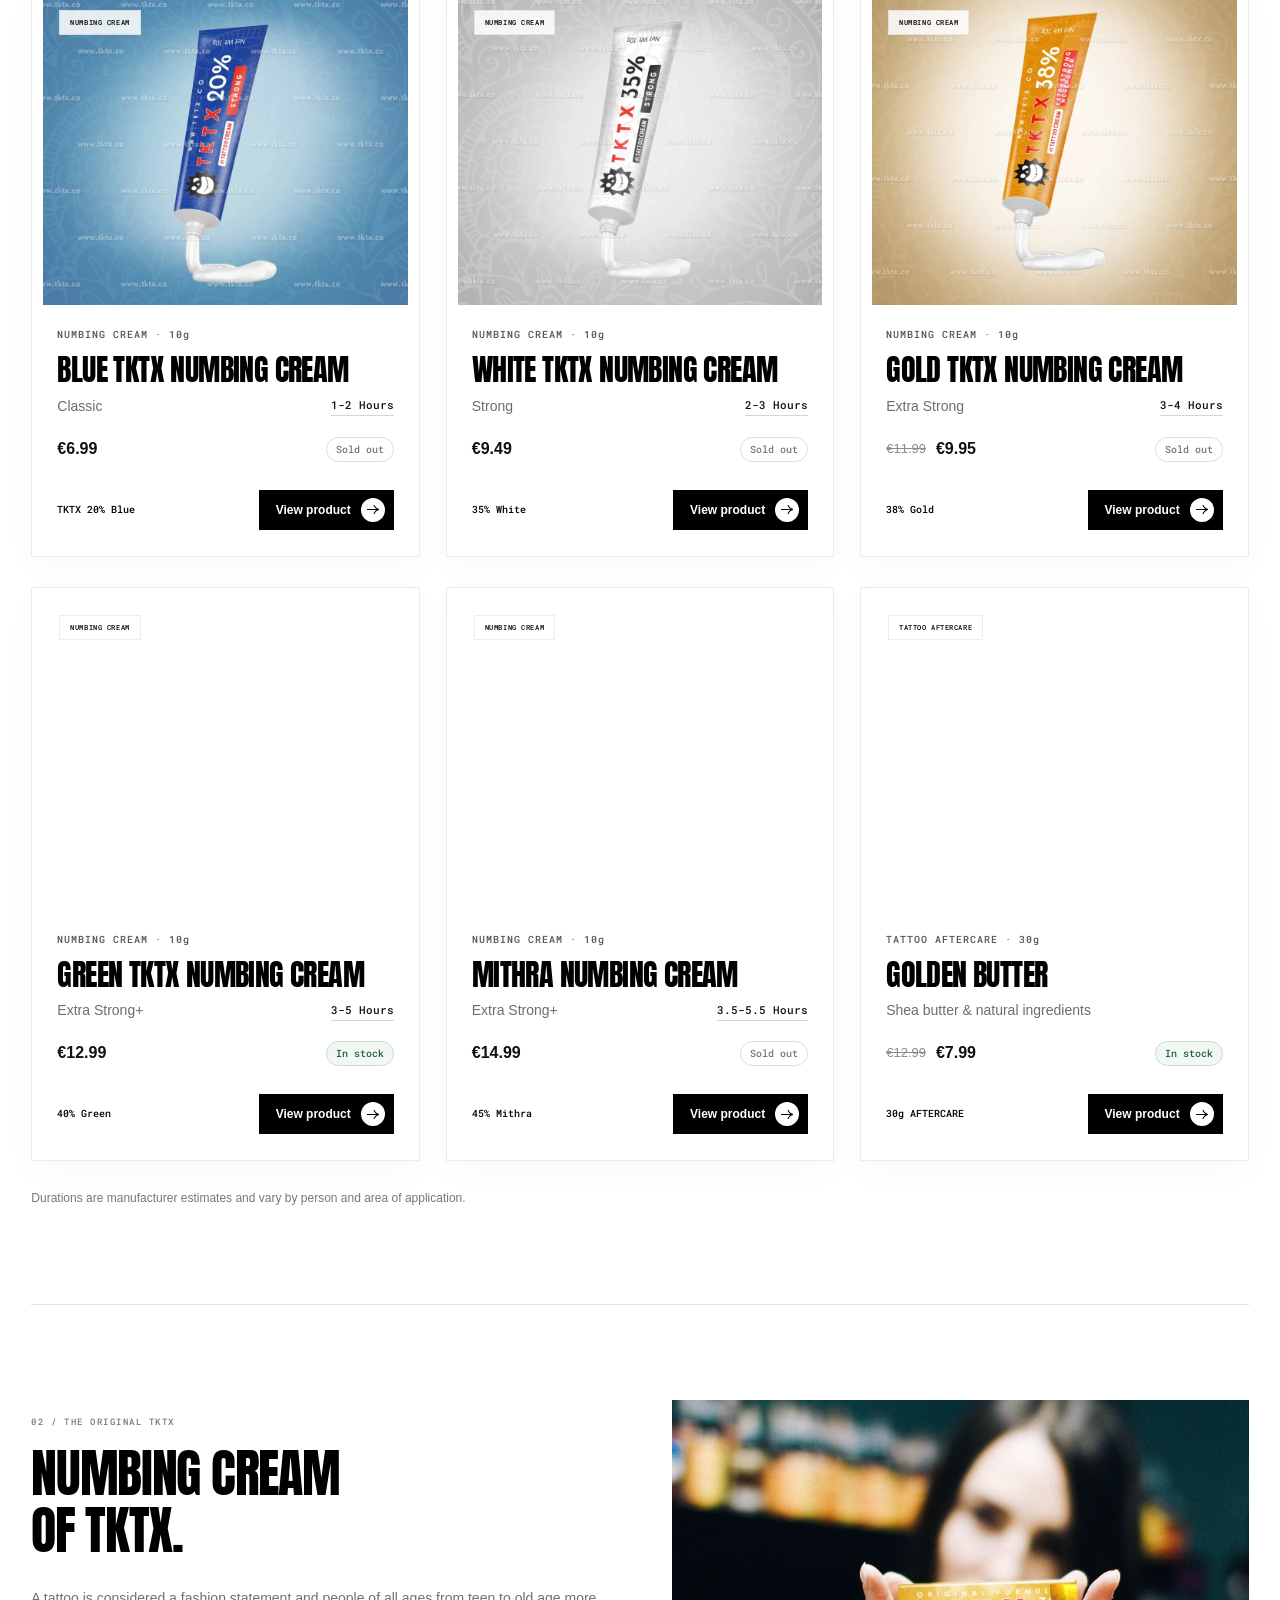
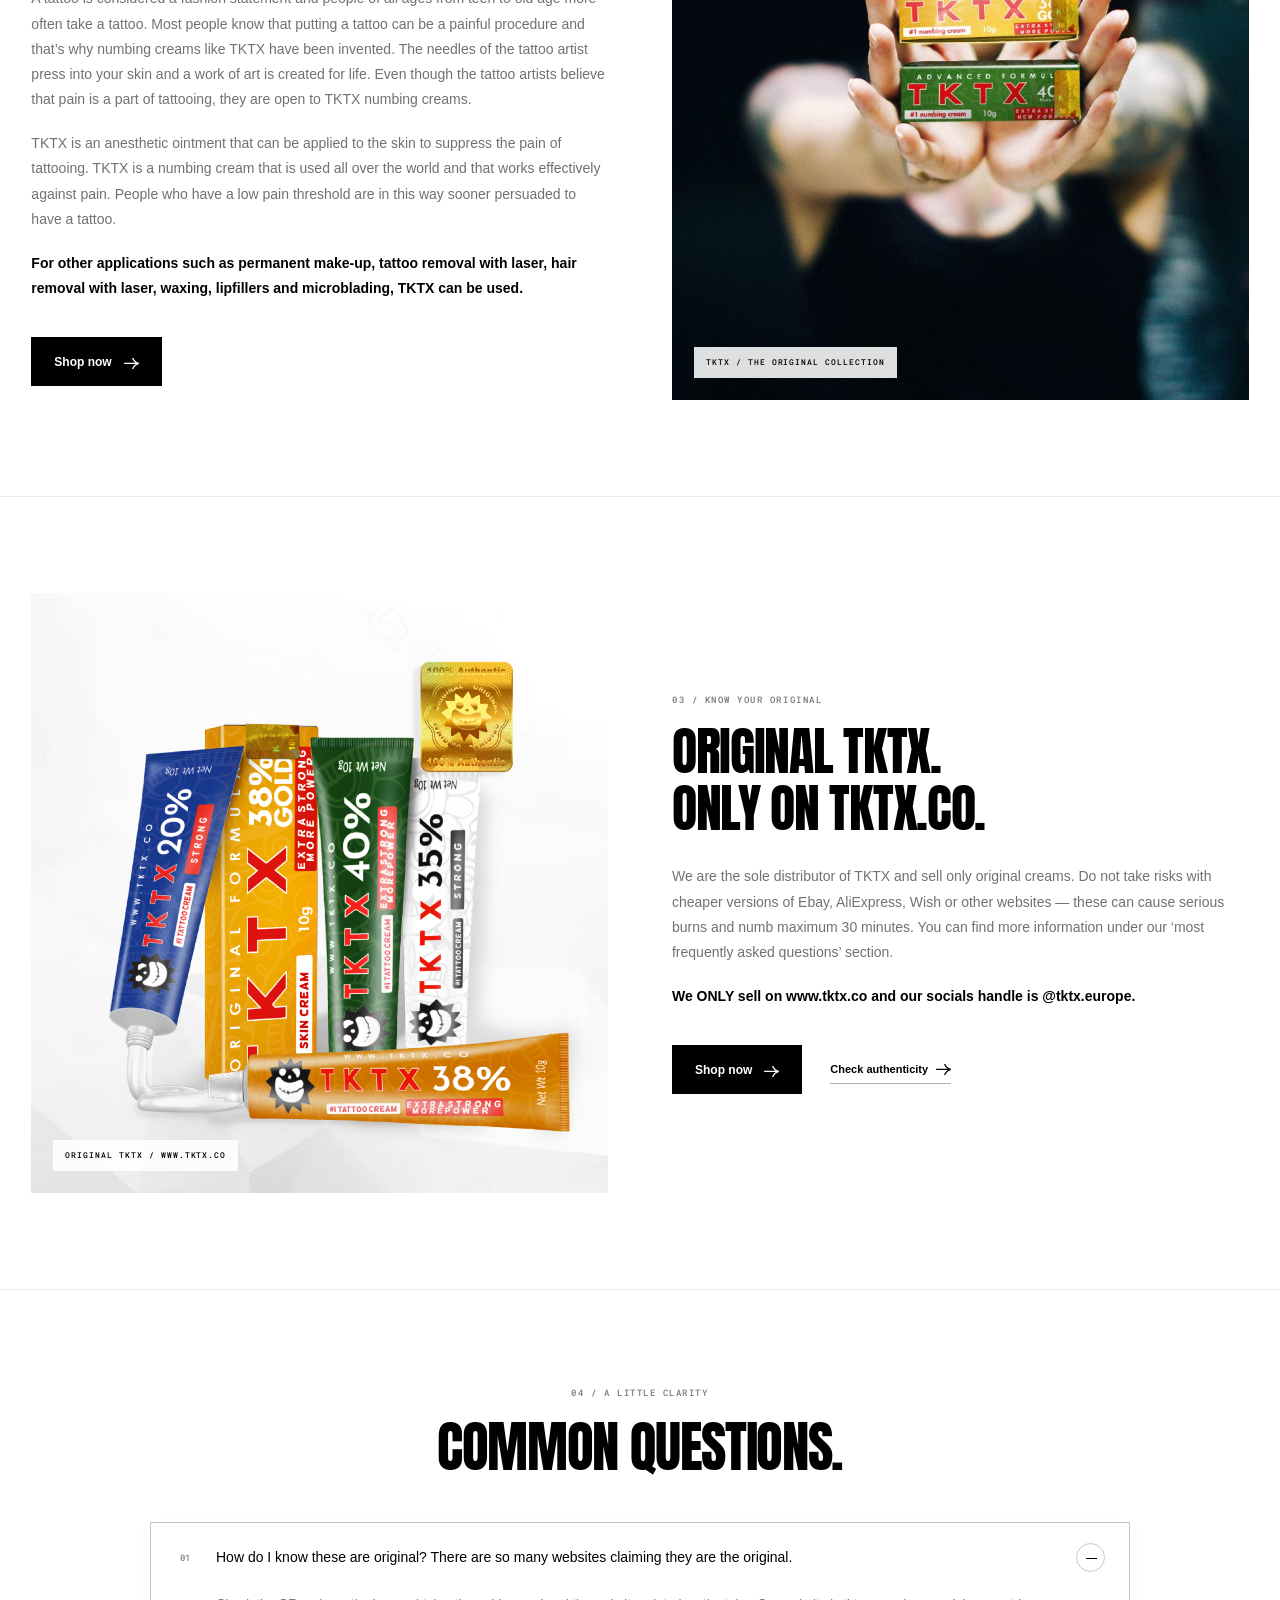
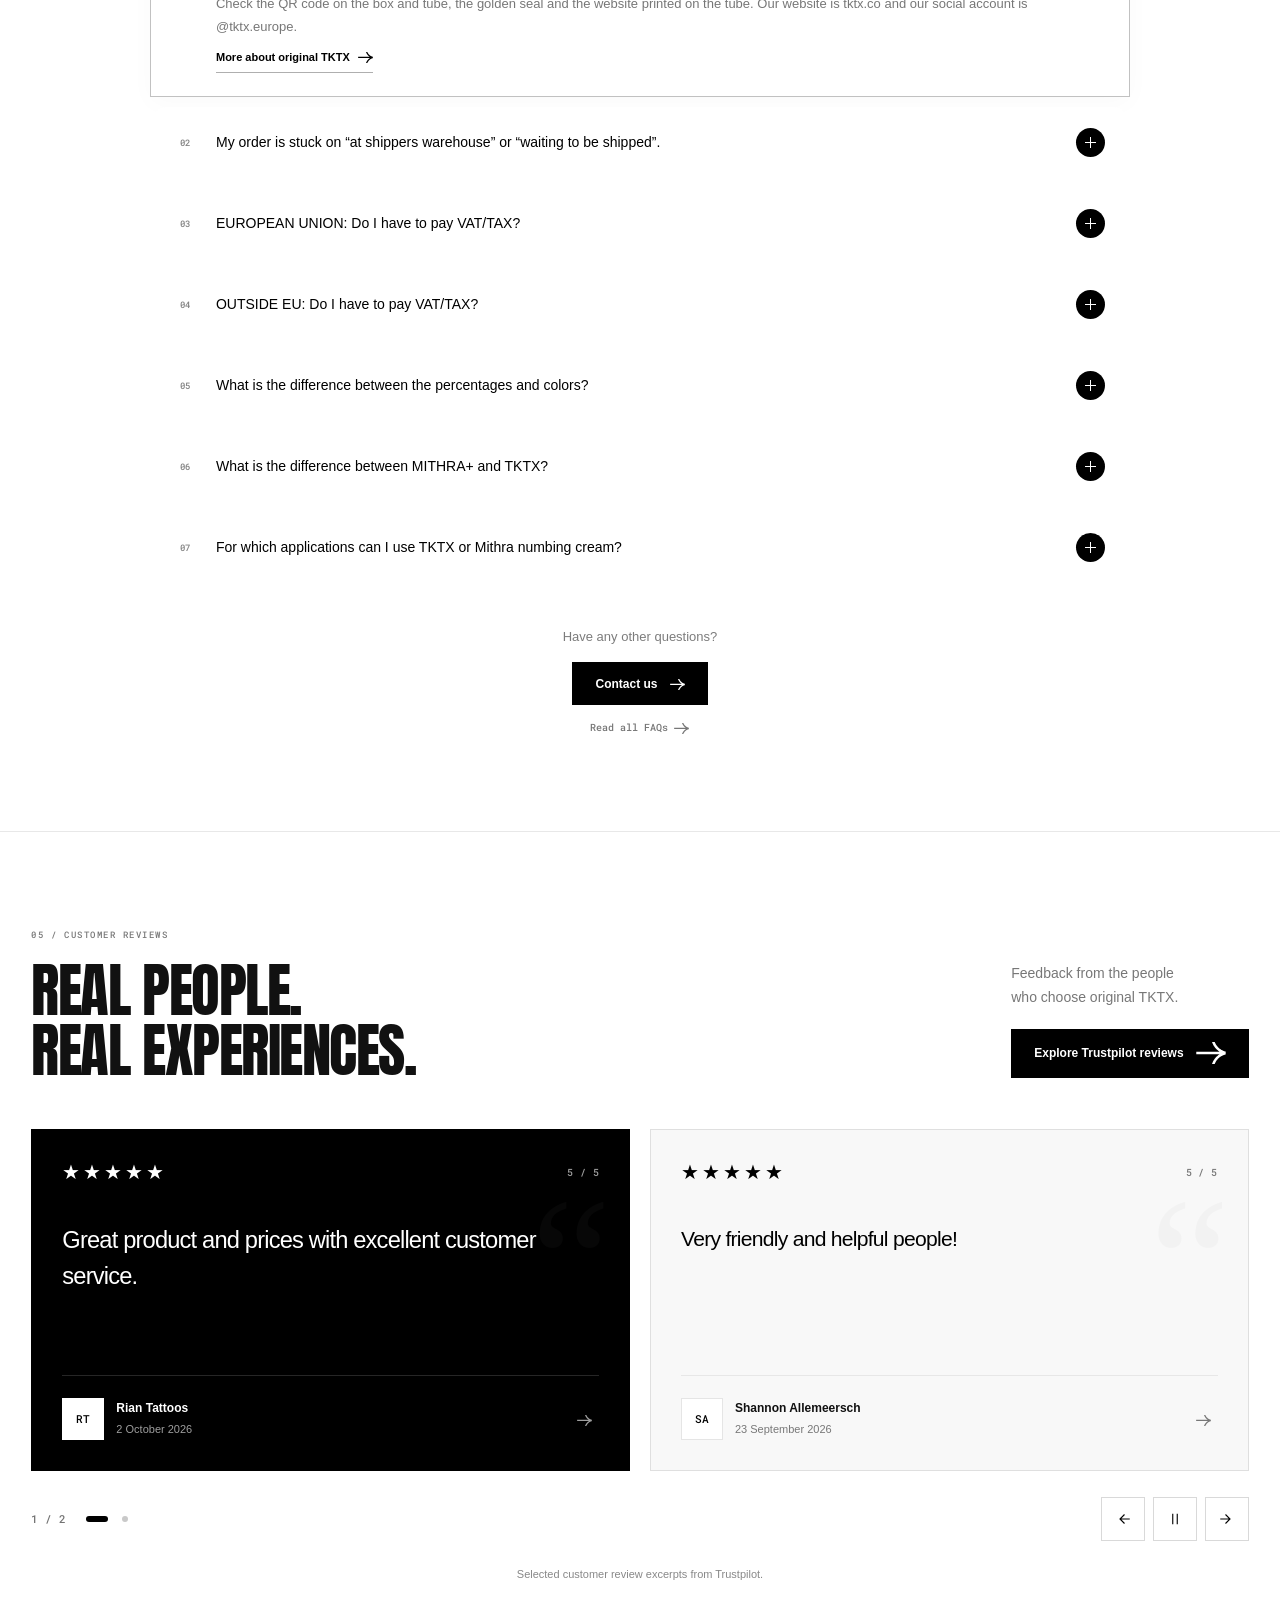
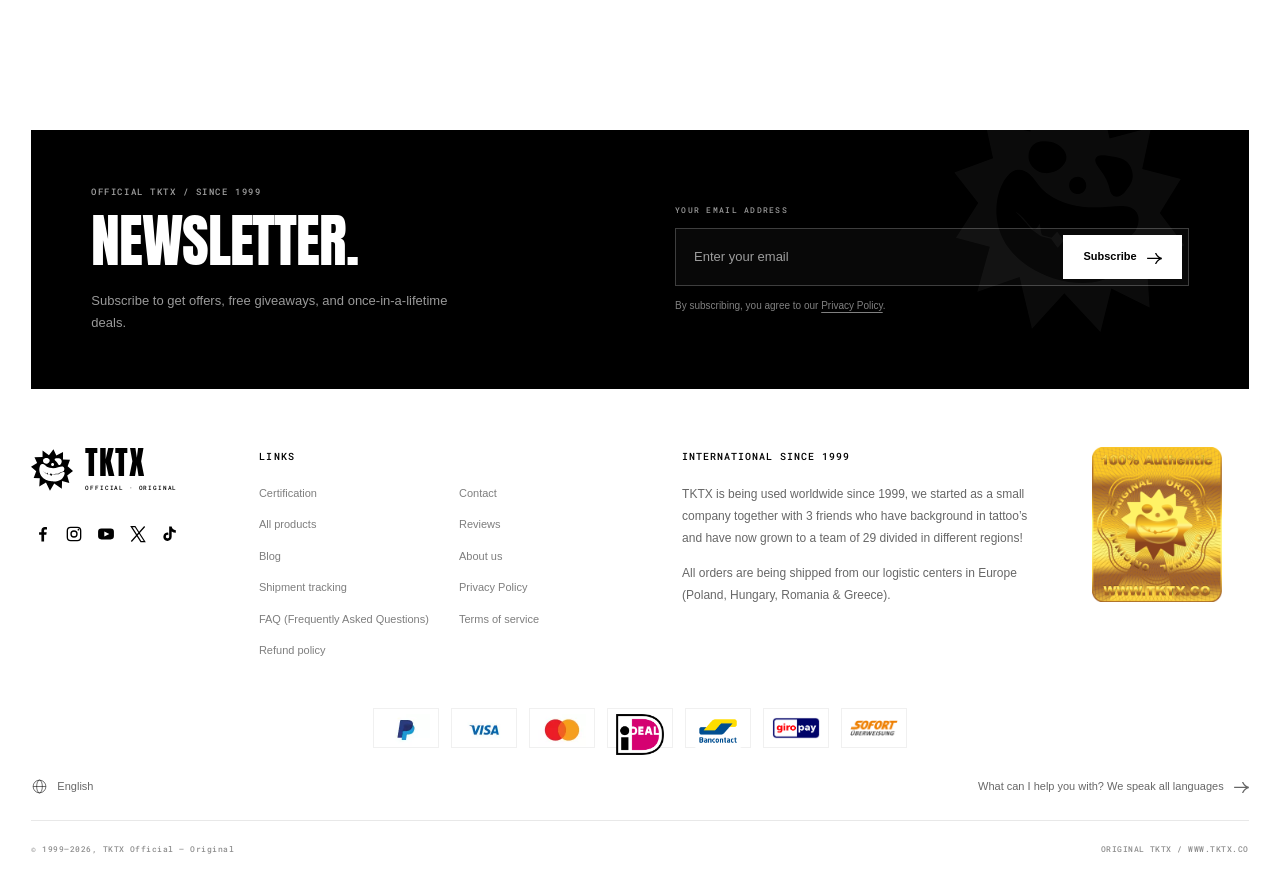
<file: v3.html>
<!doctype html>
<html lang="en">
<head>
<template id="__bundler_thumbnail"><svg xmlns="http://www.w3.org/2000/svg" viewBox="0 0 100 100"><rect width="100" height="100" fill="#000"/><text x="50" y="62" font-size="38" font-family="Impact,sans-serif" fill="#fff" text-anchor="middle">TKTX</text></svg></template>
  <meta charset="UTF-8">
  <meta name="viewport" content="width=device-width, initial-scale=1">
  <meta name="theme-color" content="#000000">
  <meta name="description" content="TKTX Official — Original Store. Original TKTX numbing cream, shipped from Europe.">
  <title>TKTX Official — Original Store</title>
  <link rel="icon" href="assets/tktx-logo-light.svg" type="image/svg+xml">
  <style>html,body{margin:0;min-width:320px;background:#000000}</style>
  <link rel="stylesheet" href="style.css?v=8">
  <link rel="stylesheet" href="home-sections.css?v=8">
  <link rel="stylesheet" href="footer-finish.css?v=3">
  <script src="script.js?v=3" defer></script>
  <script src="home-sections.js?v=1" defer></script>
  <link rel="stylesheet" href="catalog.css?v=16">
  <link rel="stylesheet" href="refine-final.css">
  <link rel="stylesheet" href="responsive-updates.css?v=2">
  <script src="reviews-slider.js?v=1" defer></script>
</head>
<body>
  <main class="tktx-store">
    <section class="hero" aria-labelledby="hero-title">
      <div class="announcement" role="region" aria-label="Store announcements">
        <p class="sr-only">Free delivery from €70. Read our reviews on Trustpilot. Shipping worldwide from Europe. Original TKTX numbing cream. Shipped next day from Europe.</p>
        <div class="announcement-track" aria-hidden="true">
          <div class="announcement-group"><span>FREE DELIVERY FROM €70</span><i>✦</i><span>READ OUR TRUSTPILOT REVIEWS</span><i>✦</i><span>SHIPPING WORLDWIDE FROM EUROPE</span><i>✦</i><span>ORIGINAL TKTX NUMBING CREAM.</span><i>✦</i><span>SHIPPED NEXT DAY FROM EUROPE.</span><i>✦</i></div>
          <div class="announcement-group"><span>FREE DELIVERY FROM €70</span><i>✦</i><span>READ OUR TRUSTPILOT REVIEWS</span><i>✦</i><span>SHIPPING WORLDWIDE FROM EUROPE</span><i>✦</i><span>ORIGINAL TKTX NUMBING CREAM.</span><i>✦</i><span>SHIPPED NEXT DAY FROM EUROPE.</span><i>✦</i></div>
        </div>
      </div>
      <div class="hero-image" aria-hidden="true"></div>
      <div class="hero-shade" aria-hidden="true"></div>
      <header class="header">
        <a class="brand" href="index.html" aria-label="TKTX home">
          <span class="brand-mark"><img src="assets/tktx-logo-dark.svg" alt="" width="44" height="44"></span>
          <span class="brand-name">TKTX<span>OFFICIAL · ORIGINAL</span></span>
        </a>
        <nav class="desktop-nav" aria-label="Main navigation">
          <a class="nav-link current" href="index.html" aria-current="page">Home</a>
          <a class="nav-link" href="index.html#products">Shop</a>
          <a class="nav-link" href="https://www.tktx.co/faq-frequently-asked-questions/">FAQ</a>
          <a class="nav-link" href="https://www.trustpilot.com/review/tktx.co" target="_blank" rel="noopener noreferrer">Reviews</a>
          <a class="nav-link" href="https://www.tktx.co/contact/">Contact</a>
          <a class="nav-link" href="https://www.tktx.co/certification/">Certification</a>
          <a class="nav-link" href="https://www.tktx.co/fake-tktx/">Authentic TKTX?</a>
          <a class="nav-link" href="https://www.tktx.co/about-us/">About us</a>
          <a class="nav-link" href="https://www.tktx.co/magazinea/">Blog</a>
        </nav>
        <div class="header-tools">
          <button class="icon-link search-toggle" aria-label="Search products" aria-haspopup="dialog"><svg viewBox="0 0 24 24" fill="none" stroke="currentColor" stroke-width="1.4" aria-hidden="true"><circle cx="10.75" cy="10.75" r="6.75"/><path d="m16 16 5 5"/></svg></button>
          <a class="icon-link account-link" href="https://www.tktx.co/my-account/" aria-label="Your account"><svg viewBox="0 0 24 24" fill="none" stroke="currentColor" stroke-width="1.4" aria-hidden="true"><circle cx="12" cy="8" r="3.5"/><path d="M4.5 21v-1.5a7.5 7.5 0 0 1 15 0V21"/></svg></a>
          <a class="icon-link cart-link" href="https://www.tktx.co/cart/" aria-label="Shopping bag"><svg viewBox="0 0 24 24" fill="none" stroke="currentColor" stroke-width="1.4" aria-hidden="true"><path d="M5 7.5h14l1 13H4l1-13Z"/><path d="M8.5 8V6a3.5 3.5 0 0 1 7 0v2"/></svg><span class="cart-count">0</span></a>
          <button class="menu-toggle" aria-expanded="false" aria-controls="mobile-nav" aria-label="Open menu"><span></span><span></span></button>
        </div>
      </header>
      <div class="hero-copy">
        <p class="eyebrow reveal">OFFICIAL FACTORY STORE · SINCE 1999</p>
        <h1 id="hero-title" aria-label="ORIGINAL TKTX NUMBING CREAM.">
          <span class="line"><span>ORIGINAL</span></span>
          <span class="line"><span>TKTX</span></span>
          <span class="line"><span>NUMBING</span></span>
          <span class="line"><span>CREAM.</span></span>
        </h1>
        <p class="description reveal">SHIPPED NEXT DAY FROM EUROPE.</p>
        <div class="actions reveal">
          <a class="button primary" href="index.html#products">Shop now <span aria-hidden="true"><span class="tktx-arrow" aria-hidden="true"></span></span></a>
          <a class="button secondary" href="https://www.trustpilot.com/review/tktx.co" target="_blank" rel="noopener noreferrer">Reviews</a>
        </div>
      </div>
      <footer class="hero-footer">
        <span>OFFICIAL FACTORY STORE · SINCE 1999</span>
        <span>SHIPPED NEXT DAY FROM EUROPE</span>
        <a class="store-status" href="index.html#products"><i aria-hidden="true"></i> ORIGINAL TKTX · SHOP NOW</a>
      </footer>
      <nav id="mobile-nav" class="mobile-nav" aria-label="Mobile navigation" inert>
        <a href="index.html">Home</a><a href="index.html#products">Shop <span aria-hidden="true"><span class="tktx-arrow" aria-hidden="true"></span></span></a>
        <a href="https://www.tktx.co/faq-frequently-asked-questions/">FAQ</a><a href="https://www.trustpilot.com/review/tktx.co" target="_blank" rel="noopener noreferrer">Reviews</a>
        <a href="https://www.tktx.co/contact/">Contact</a><a href="https://www.tktx.co/certification/">Certification</a>
        <a href="https://www.tktx.co/fake-tktx/">Authentic TKTX?</a><a href="https://www.tktx.co/about-us/">About us</a>
        <a href="https://www.tktx.co/magazinea/">Blog</a>
      </nav>
    </section>
    <section class="benefits-section" id="benefits" aria-labelledby="benefits-title">
      <div class="page-container">
        <p class="section-kicker center">ORIGINAL SINCE 1999</p>
        <h2 id="benefits-title" class="benefits-title">ORIGINAL TKTX NUMBING CREAM.</h2>
        <div class="benefits-grid compact-benefits">
          <article class="benefit"><div class="benefit-icon"><svg viewBox="0 0 48 48" fill="none" stroke="currentColor" stroke-width="1.5" stroke-linecap="round" stroke-linejoin="round" aria-hidden="true"><circle cx="24" cy="24" r="18"/><ellipse cx="24" cy="24" rx="8" ry="18"/><path d="M6 24h36M10 13h28M10 35h28"/></svg></div><h3>SHIPPING WORLDWIDE</h3><p>Shipped from Europe.<br>Free delivery on orders over €70.</p></article>
          <article class="benefit"><div class="benefit-icon"><svg viewBox="0 0 48 48" fill="none" stroke="currentColor" stroke-width="1.5" stroke-linecap="round" stroke-linejoin="round" aria-hidden="true"><path d="M5 8h38v27H30l-8 7v-7H5z"/><path d="m14 16 1.5 3.2 3.5.5-2.5 2.5.6 3.5-3.1-1.6-3.1 1.6.6-3.5L9 19.7l3.5-.5zM25 16l1.5 3.2 3.5.5-2.5 2.5.6 3.5-3.1-1.6-3.1 1.6.6-3.5-2.5-2.5 3.5-.5zM36 16l1.5 3.2 3.5.5-2.5 2.5.6 3.5-3.1-1.6-3.1 1.6.6-3.5-2.5-2.5 3.5-.5z" transform="translate(-1 0) scale(.97)"/></svg></div><h3>CUSTOMER REVIEWS</h3><p><a href="https://www.trustpilot.com/review/tktx.co" target="_blank" rel="noopener noreferrer">Read our reviews on Trustpilot <span class="tktx-arrow" aria-hidden="true"></span></a></p></article>
          
          <article class="benefit"><div class="benefit-icon"><svg viewBox="0 0 48 48" fill="none" stroke="currentColor" stroke-width="1.5" stroke-linecap="round" stroke-linejoin="round" aria-hidden="true"><path d="M5 15h10l-1 23H6L5 15ZM19 6h10l-1 32h-8L19 6ZM33 11h10l-1 27h-8l-1-27ZM7 38h6v5H7zM21 38h6v5h-6zM35 38h6v5h-6zM5 19h10M19 10h10M33 15h10"/><path d="M9 25h2M23 20h2M37 24h2"/></svg></div><h3>MULTIPLE STRENGTHS</h3><p>A range of strengths to choose from</p></article>
          <article class="benefit"><div class="benefit-icon"><svg viewBox="0 0 48 48" fill="none" stroke="currentColor" stroke-width="1.5" stroke-linecap="round" stroke-linejoin="round" aria-hidden="true"><path d="M7 7h13v13H7zM28 7h13v13H28zM7 28h13v13H7z"/><path d="M11 11h5v5h-5zM32 11h5v5h-5zM11 32h5v5h-5zM28 27h5v6h-5zM38 27h3v6M27 38h6v3M38 38h3v3M20 24h4M24 7v4M24 16v8M7 24h6M34 24v3M24 33v5"/></svg></div><h3>ANTI-FAKE QR CODE</h3><p>QR code on the box and tube</p></article>
        </div>
      </div>
    </section>
    <section class="products-section" id="products" aria-labelledby="products-title">
      <div class="page-container">
        <header class="products-heading"><div><p class="section-kicker">01 / FIND YOUR ORIGINAL</p><h2 id="products-title">CHOOSE YOUR STRENGTH.</h2></div><a class="collection-all" href="index.html#products">Shop all products <span aria-hidden="true"><span class="tktx-arrow" aria-hidden="true"></span></span></a></header>
        <div class="shop-grid">
<article class="shop-card" data-product="blue"><a class="shop-card-image" href="product-blue.html" aria-label="View BLUE TKTX NUMBING CREAM"><span class="shop-card-badge">NUMBING CREAM</span><img class="shop-packshot" src="assets/products/blue.webp" alt="BLUE TKTX NUMBING CREAM — TKTX 20% Blue" width="900" height="900" loading="lazy" decoding="async"></a><div class="shop-card-body"><p class="shop-card-label">NUMBING CREAM · 10g</p><h3><a href="product-blue.html">BLUE TKTX NUMBING CREAM</a></h3><p class="shop-card-description"><span>Classic</span><span class="card-duration">1-2 Hours</span></p><div class="catalog-price"><strong>€6.99</strong><span class="stock-label ">Sold out</span></div><div class="shop-card-bottom"><span class="variant-pill">TKTX 20% Blue</span><a class="buy-button" href="product-blue.html" aria-label="View BLUE TKTX NUMBING CREAM details">View product <span aria-hidden="true"><span class="tktx-arrow" aria-hidden="true"></span></span></a></div></div></article><article class="shop-card" data-product="white"><a class="shop-card-image" href="product-white.html" aria-label="View WHITE TKTX NUMBING CREAM"><span class="shop-card-badge">NUMBING CREAM</span><img class="shop-packshot" src="assets/products/white.webp" alt="WHITE TKTX NUMBING CREAM — 35% White" width="900" height="900" loading="lazy" decoding="async"></a><div class="shop-card-body"><p class="shop-card-label">NUMBING CREAM · 10g</p><h3><a href="product-white.html">WHITE TKTX NUMBING CREAM</a></h3><p class="shop-card-description"><span>Strong</span><span class="card-duration">2-3 Hours</span></p><div class="catalog-price"><strong>€9.49</strong><span class="stock-label ">Sold out</span></div><div class="shop-card-bottom"><span class="variant-pill">35% White</span><a class="buy-button" href="product-white.html" aria-label="View WHITE TKTX NUMBING CREAM details">View product <span aria-hidden="true"><span class="tktx-arrow" aria-hidden="true"></span></span></a></div></div></article><article class="shop-card" data-product="gold"><a class="shop-card-image" href="product-gold.html" aria-label="View GOLD TKTX NUMBING CREAM"><span class="shop-card-badge">NUMBING CREAM</span><img class="shop-packshot" src="assets/products/gold.webp" alt="GOLD TKTX NUMBING CREAM — 38% Gold" width="900" height="900" loading="lazy" decoding="async"></a><div class="shop-card-body"><p class="shop-card-label">NUMBING CREAM · 10g</p><h3><a href="product-gold.html">GOLD TKTX NUMBING CREAM</a></h3><p class="shop-card-description"><span>Extra Strong</span><span class="card-duration">3-4 Hours</span></p><div class="catalog-price"><del>€11.99</del> <strong>€9.95</strong><span class="stock-label ">Sold out</span></div><div class="shop-card-bottom"><span class="variant-pill">38% Gold</span><a class="buy-button" href="product-gold.html" aria-label="View GOLD TKTX NUMBING CREAM details">View product <span aria-hidden="true"><span class="tktx-arrow" aria-hidden="true"></span></span></a></div></div></article><article class="shop-card" data-product="green"><a class="shop-card-image" href="product-green.html" aria-label="View GREEN TKTX NUMBING CREAM"><span class="shop-card-badge">NUMBING CREAM</span><img class="shop-packshot" src="assets/products/green.jpg" alt="GREEN TKTX NUMBING CREAM — 40% Green" width="900" height="900" loading="lazy" decoding="async"></a><div class="shop-card-body"><p class="shop-card-label">NUMBING CREAM · 10g</p><h3><a href="product-green.html">GREEN TKTX NUMBING CREAM</a></h3><p class="shop-card-description"><span>Extra Strong+</span><span class="card-duration">3-5 Hours</span></p><div class="catalog-price"><strong>€12.99</strong><span class="stock-label available">In stock</span></div><div class="shop-card-bottom"><span class="variant-pill">40% Green</span><a class="buy-button" href="product-green.html" aria-label="View GREEN TKTX NUMBING CREAM details">View product <span aria-hidden="true"><span class="tktx-arrow" aria-hidden="true"></span></span></a></div></div></article><article class="shop-card" data-product="mithra"><a class="shop-card-image" href="product-mithra.html" aria-label="View MITHRA NUMBING CREAM"><span class="shop-card-badge">NUMBING CREAM</span><img class="shop-packshot" src="assets/products/mithra.jpg" alt="MITHRA NUMBING CREAM — 45% Mithra" width="900" height="900" loading="lazy" decoding="async"></a><div class="shop-card-body"><p class="shop-card-label">NUMBING CREAM · 10g</p><h3><a href="product-mithra.html">MITHRA NUMBING CREAM</a></h3><p class="shop-card-description"><span>Extra Strong+</span><span class="card-duration">3.5-5.5 Hours</span></p><div class="catalog-price"><strong>€14.99</strong><span class="stock-label ">Sold out</span></div><div class="shop-card-bottom"><span class="variant-pill">45% Mithra</span><a class="buy-button" href="product-mithra.html" aria-label="View MITHRA NUMBING CREAM details">View product <span aria-hidden="true"><span class="tktx-arrow" aria-hidden="true"></span></span></a></div></div></article><article class="shop-card" data-product="golden-butter"><a class="shop-card-image" href="product-golden-butter.html" aria-label="View GOLDEN BUTTER"><span class="shop-card-badge">TATTOO AFTERCARE</span><img class="shop-packshot" src="assets/products/golden-butter.webp" alt="GOLDEN BUTTER — 30g AFTERCARE tube and packaging" width="900" height="900" loading="lazy" decoding="async"></a><div class="shop-card-body"><p class="shop-card-label">TATTOO AFTERCARE · 30g</p><h3><a href="product-golden-butter.html">GOLDEN BUTTER</a></h3><p class="shop-card-description">Shea butter & natural ingredients</p><div class="catalog-price"><del>€12.99</del> <strong>€7.99</strong><span class="stock-label available">In stock</span></div><div class="shop-card-bottom"><span class="variant-pill">30g AFTERCARE</span><a class="buy-button" href="product-golden-butter.html" aria-label="View GOLDEN BUTTER details">View product <span aria-hidden="true"><span class="tktx-arrow" aria-hidden="true"></span></span></a></div></div></article>
</div><p class="duration-note">Durations are manufacturer estimates and vary by person and area of application.</p></div></section>
    <section class="story-section" id="about-tktx" aria-labelledby="story-title">
      <div class="page-container story-grid">
        <div class="story-copy">
          <p class="section-kicker">02 / THE ORIGINAL TKTX</p>
          <h2 id="story-title">NUMBING CREAM<br>OF TKTX.</h2>
          <div class="story-text">
            <p>A tattoo is considered a fashion statement and people of all ages from teen to old age more often take a tattoo. Most people know that putting a tattoo can be a painful procedure and that’s why numbing creams like TKTX have been invented. The needles of the tattoo artist press into your skin and a work of art is created for life. Even though the tattoo artists believe that pain is a part of tattooing, they are open to TKTX numbing creams.</p>
            <p>TKTX is an anesthetic ointment that can be applied to the skin to suppress the pain of tattooing. TKTX is a numbing cream that is used all over the world and that works effectively against pain. People who have a low pain threshold are in this way sooner persuaded to have a tattoo.</p>
            <p class="story-emphasis">For other applications such as permanent make-up, tattoo removal with laser, hair removal with laser, waxing, lipfillers and microblading, TKTX can be used.</p>
          </div>
          <a class="dark-button" href="index.html#products">Shop now <span aria-hidden="true"><span class="tktx-arrow" aria-hidden="true"></span></span></a>
        </div>
        <figure class="story-image product-feature-image"><img src="assets/min-green-gold-hands.jpg" alt="Hands holding TKTX Gold and TKTX Green numbing cream boxes" width="1680" height="1119" loading="lazy" decoding="async"><figcaption>TKTX / THE ORIGINAL COLLECTION</figcaption></figure>
      </div>
    </section>
    
    <section class="authentic-section" id="original-tktx" aria-labelledby="authentic-title">
      <div class="page-container story-grid authenticity-grid">
        <figure class="story-image authentic-image"><img src="assets/tktx-original-collection.png" alt="Original TKTX Blue, Gold, Green and White products with gold authenticity seal" width="2048" height="1024" loading="lazy" decoding="async"><figcaption>ORIGINAL TKTX / WWW.TKTX.CO</figcaption></figure>
        <div class="story-copy">
          <p class="section-kicker">03 / KNOW YOUR ORIGINAL</p>
          <h2 id="authentic-title">ORIGINAL TKTX.<br>ONLY ON TKTX.CO.</h2>
          <div class="story-text"><p>We are the sole distributor of TKTX and sell only original creams. Do not take risks with cheaper versions of Ebay, AliExpress, Wish or other websites — these can cause serious burns and numb maximum 30 minutes. You can find more information under our ‘most frequently asked questions’ section.</p><p class="story-emphasis">We ONLY sell on www.tktx.co and our socials handle is @tktx.europe.</p></div>
          <div class="story-actions"><a class="dark-button" href="index.html#products">Shop now <span aria-hidden="true"><span class="tktx-arrow" aria-hidden="true"></span></span></a><a class="text-link" href="https://www.tktx.co/fake-tktx/">Check authenticity <span aria-hidden="true"><span class="tktx-arrow" aria-hidden="true"></span></span></a></div>
        </div>
      </div>
    </section>
    <section class="faq-section" id="faq" aria-labelledby="faq-title">
      <div class="page-container">
        <header class="faq-heading"><p class="section-kicker">04 / A LITTLE CLARITY</p><h2 id="faq-title">COMMON QUESTIONS.</h2></header>
        <div class="faq-list">
          <details class="faq-item" name="tktx-faq" open style="border-radius:0"><summary><span class="faq-number">01</span><span>How do I know these are original? There are so many websites claiming they are the original.</span><span class="faq-toggle" aria-hidden="true"></span></summary><div class="faq-answer"><p>Check the QR code on the box and tube, the golden seal and the website printed on the tube. Our website is tktx.co and our social account is @tktx.europe.</p><a class="text-link" href="https://www.tktx.co/fake-tktx/">More about original TKTX <span class="tktx-arrow" aria-hidden="true"></span></a></div></details>
          <details class="faq-item" name="tktx-faq"><summary><span class="faq-number">02</span><span>My order is stuck on “at shippers warehouse” or “waiting to be shipped”.</span><span class="faq-toggle" aria-hidden="true"></span></summary><div class="faq-answer"><p>Tracking updates when the parcel reaches your country. If you have received a tracking number, your order is on its way.</p></div></details>
          <details class="faq-item" name="tktx-faq"><summary><span class="faq-number">03</span><span>EUROPEAN UNION: Do I have to pay VAT/TAX?</span><span class="faq-toggle" aria-hidden="true"></span></summary><div class="faq-answer"><p>It is included. Orders ship from within Europe.</p></div></details>
          <details class="faq-item" name="tktx-faq"><summary><span class="faq-number">04</span><span>OUTSIDE EU: Do I have to pay VAT/TAX?</span><span class="faq-toggle" aria-hidden="true"></span></summary><div class="faq-answer"><p>Charges depend on your local government’s rules. Contact us if you need help with your order.</p></div></details>
          <details class="faq-item" name="tktx-faq"><summary><span class="faq-number">05</span><span>What is the difference between the percentages and colors?</span><span class="faq-toggle" aria-hidden="true"></span></summary><div class="faq-answer"><p>The versions are Blue 20%, White 35%, Gold 38%, Green 40% and Mithra 45%. See the product page for each option. Times can vary by person and application area.</p></div></details>
          <details class="faq-item" name="tktx-faq"><summary><span class="faq-number">06</span><span>What is the difference between MITHRA+ and TKTX?</span><span class="faq-toggle" aria-hidden="true"></span></summary><div class="faq-answer"><p>The companies have joined. Mithra+ has a thicker pink cream; TKTX has a white cream.</p></div></details>
          <details class="faq-item" name="tktx-faq"><summary><span class="faq-number">07</span><span>For which applications can I use TKTX or Mithra numbing cream?</span><span class="faq-toggle" aria-hidden="true"></span></summary><div class="faq-answer"><p>The site lists tattooing, piercing, waxing, laser procedures, permanent make-up and microblading. Read the full product information and FAQ for details.</p></div></details>
        </div>
        <div class="faq-contact"><p>Have any other questions?</p><a class="dark-button" href="https://www.tktx.co/contact/">Contact us <span aria-hidden="true"><span class="tktx-arrow" aria-hidden="true"></span></span></a><a class="faq-more" href="https://www.tktx.co/faq-frequently-asked-questions/">Read all FAQs <span class="tktx-arrow" aria-hidden="true"></span></a></div>
      </div>
    </section>
    <section class="customer-stories" id="customer-reviews" aria-labelledby="trustpilot-title">
      <div class="page-container">
        <header class="customer-stories-heading"><div><p class="section-kicker">05 / CUSTOMER REVIEWS</p><h2 id="trustpilot-title">REAL PEOPLE.<br>REAL EXPERIENCES.</h2></div><div class="reviews-heading-aside"><p>Feedback from the people <br>who choose original TKTX.</p><a class="dark-button reviews-all" href="https://www.trustpilot.com/review/tktx.co" target="_blank" rel="noopener noreferrer">Explore Trustpilot reviews <span aria-hidden="true"><span class="tktx-arrow" aria-hidden="true"></span></span></a></div></header>
        <div class="customer-stories-grid" id="reviews-track">
          <figure class="customer-story featured-story"><div class="customer-story-top"><span class="review-stars" aria-hidden="true">★★★★★</span><span class="review-quote-mark" aria-hidden="true">“</span><span class="review-individual-rating" aria-label="Rated 5 out of 5">5 / 5</span></div><blockquote><p>Great product and prices with excellent customer service.</p></blockquote><figcaption><span class="review-avatar" aria-hidden="true">RT</span><span class="review-author"><strong>Rian Tattoos</strong><time datetime="2026-10-02">2 October 2026</time></span><a href="https://www.trustpilot.com/reviews/6ac542aa2cc6e7955d48ad70" target="_blank" rel="noopener noreferrer" aria-label="Read Rian Tattoos’ review on Trustpilot"><span class="tktx-arrow" aria-hidden="true"></span></a></figcaption></figure>
          <figure class="customer-story"><div class="customer-story-top"><span class="review-stars" aria-hidden="true">★★★★★</span><span class="review-quote-mark" aria-hidden="true">“</span><span class="review-individual-rating" aria-label="Rated 5 out of 5">5 / 5</span></div><blockquote><p>Very friendly and helpful people!</p></blockquote><figcaption><span class="review-avatar" aria-hidden="true">SA</span><span class="review-author"><strong>Shannon Allemeersch</strong><time datetime="2026-09-23">23 September 2026</time></span><a href="https://www.trustpilot.com/reviews/6ab52eef2d8ec61a7e86c768" target="_blank" rel="noopener noreferrer" aria-label="Read Shannon Allemeersch’s review on Trustpilot"><span class="tktx-arrow" aria-hidden="true"></span></a></figcaption></figure>
          <figure class="customer-story"><div class="customer-story-top"><span class="review-stars" aria-hidden="true">★★★★★</span><span class="review-quote-mark" aria-hidden="true">“</span><span class="review-individual-rating" aria-label="Rated 5 out of 5">5 / 5</span></div><blockquote><p>Fast shipping to AZ and cream really works.</p></blockquote><figcaption><span class="review-avatar" aria-hidden="true">JR</span><span class="review-author"><strong>JRobb</strong><time datetime="2026-03-27">27 March 2026</time></span><a href="https://www.trustpilot.com/review/tktx.co" target="_blank" rel="noopener noreferrer" aria-label="View JRobb’s review on the TKTX Trustpilot profile"><span class="tktx-arrow" aria-hidden="true"></span></a></figcaption></figure>
        </div>
        <div class="review-slider-controls" aria-label="Review slideshow controls" hidden>
          <div class="review-slider-pagination">
            <span class="review-slider-counter" aria-hidden="true">1 / 3</span>
            <div class="review-slider-dots" role="group" aria-label="Choose review page"></div>
          </div>
          <div class="review-slider-buttons">
            <button class="review-slider-button" type="button" data-review-prev aria-label="Previous reviews" aria-controls="reviews-track"><svg viewBox="0 0 24 24" fill="none" stroke="currentColor" stroke-width="1.5" aria-hidden="true"><path d="m14 6-6 6 6 6M8 12h13"/></svg></button>
            <button class="review-slider-button review-slider-toggle" type="button" aria-label="Pause review slideshow" aria-pressed="false"><svg class="review-pause-icon" viewBox="0 0 24 24" fill="none" stroke="currentColor" stroke-width="1.5" aria-hidden="true"><path d="M9 5v14M15 5v14"/></svg><svg class="review-play-icon" viewBox="0 0 24 24" fill="none" stroke="currentColor" stroke-width="1.5" aria-hidden="true"><path d="m9 5 10 7-10 7z"/></svg></button>
            <button class="review-slider-button" type="button" data-review-next aria-label="Next reviews" aria-controls="reviews-track"><svg viewBox="0 0 24 24" fill="none" stroke="currentColor" stroke-width="1.5" aria-hidden="true"><path d="m10 6 6 6-6 6M16 12H3"/></svg></button>
          </div>
        </div>
        <div class="reviews-section-bottom"><p>Selected customer review excerpts from Trustpilot.</p></div>
      </div>
    </section>
    <footer class="site-footer" id="footer" role="contentinfo">
      <div class="page-container">
        <div class="newsletter-panel">
          <div class="newsletter-copy"><p class="section-kicker">OFFICIAL TKTX / SINCE 1999</p><h2>NEWSLETTER.</h2><p class="newsletter-description">Subscribe to get offers, free giveaways, and once-in-a-lifetime deals.</p></div>
          <form class="newsletter-form"><label class="newsletter-label" for="newsletter-email">YOUR EMAIL ADDRESS</label>
            <div class="newsletter-input-row"><input class="newsletter-input" id="newsletter-email" type="email" name="email" placeholder="Enter your email" autocomplete="email" required><button class="newsletter-submit" type="submit">Subscribe <span aria-hidden="true"><span class="tktx-arrow" aria-hidden="true"></span></span></button></div>
            <p class="newsletter-privacy">By subscribing, you agree to our <a href="https://www.tktx.co/privacy-policy-2/">Privacy Policy</a>.</p><p class="newsletter-feedback" role="status" hidden></p>
          </form>
        </div>
        <div class="footer-main">
          <div class="footer-about"><a class="footer-brand" href="index.html" aria-label="TKTX home"><img src="assets/tktx-logo-dark.svg" alt="" width="42" height="42"><span class="footer-wordmark">TKTX<small>OFFICIAL · ORIGINAL</small></span></a><div class="footer-socials" aria-label="Social accounts"><a href="https://www.facebook.com/TKTX.Europe" aria-label="Facebook" target="_blank" rel="noopener noreferrer"><svg viewBox="0 0 24 24" aria-hidden="true"><path d="M14.5 21v-8h2.7l.4-3h-3.1V8c0-.9.3-1.5 1.6-1.5H18V3.8c-.4-.1-1.4-.2-2.5-.2-2.5 0-4.2 1.5-4.2 4.3V10H8.5v3h2.8v8z" fill="currentColor"/></svg></a><a href="https://www.instagram.com/tktx.europe" aria-label="Instagram" target="_blank" rel="noopener noreferrer"><svg viewBox="0 0 24 24" aria-hidden="true"><rect x="4" y="4" width="16" height="16" rx="4" fill="none" stroke="currentColor" stroke-width="1.6"/><circle cx="12" cy="12" r="3.6" fill="none" stroke="currentColor" stroke-width="1.6"/><circle cx="17.3" cy="6.8" r="1" fill="currentColor"/></svg></a><a href="https://www.youtube.com/@tktx.co.europe/shorts" aria-label="YouTube" target="_blank" rel="noopener noreferrer"><svg viewBox="0 0 24 24" aria-hidden="true"><rect x="2.5" y="5.5" width="19" height="13" rx="4" fill="currentColor"/><path d="m10 9 6 3-6 3z" fill="#ffffff"/></svg></a><a href="https://x.com/TKTX_europe" aria-label="X" target="_blank" rel="noopener noreferrer"><svg viewBox="0 0 24 24" aria-hidden="true"><path d="M4 3h4.5L20 21h-4.5L4 3Zm16 0L4 21" fill="none" stroke="currentColor" stroke-width="1.5"/></svg></a><a href="https://www.tiktok.com/@tktx.europe" aria-label="TikTok" target="_blank" rel="noopener noreferrer"><svg viewBox="0 0 24 24" aria-hidden="true"><path d="M14 3v12.3a5 5 0 1 1-4-4.9v3a2 2 0 1 0 1 1.9V3h3c.5 2.7 2 4.1 5 4.5v3A9 9 0 0 1 14 9" fill="currentColor"/></svg></a></div></div>
          <nav class="footer-column footer-links" aria-label="Footer links"><h3>LINKS</h3><ul><li><a href="https://www.tktx.co/certification/">Certification</a></li><li><a href="https://www.tktx.co/contact/">Contact</a></li><li><a href="index.html#products">All products</a></li><li><a href="https://www.trustpilot.com/review/tktx.co" target="_blank" rel="noopener noreferrer">Reviews</a></li><li><a href="https://www.tktx.co/magazinea/">Blog</a></li><li><a href="https://www.tktx.co/about-us/">About us</a></li><li><a href="https://www.tktx.co/ts-shipment-tracking/">Shipment tracking</a></li><li><a href="https://www.tktx.co/privacy-policy-2/">Privacy Policy</a></li><li><a href="https://www.tktx.co/faq-frequently-asked-questions/">FAQ (Frequently Asked Questions)</a></li><li><a href="https://www.tktx.co/terms-of-service/">Terms of service</a></li><li><a href="https://www.tktx.co/return-and-refund-policy/">Refund policy</a></li></ul></nav>
          <div class="footer-history"><h3>INTERNATIONAL SINCE 1999</h3><p>TKTX is being used worldwide since 1999, we started as a small company together with 3 friends who have background in tattoo’s and have now grown to a team of 29 divided in different regions!</p><p>All orders are being shipped from our logistic centers in Europe (Poland, Hungary, Romania &amp; Greece).</p></div>
          <div class="footer-authenticity"><img src="assets/tktx-gold-authentic-seal.png" alt="TKTX 100% Authentic gold seal — www.tktx.co" width="328" height="390" loading="lazy"></div>
        </div>
        <div class="footer-payments" aria-label="Payment methods"><span><img src="assets/payment-paypal.webp" alt="PayPal" width="68" height="40" loading="lazy"></span><span><img src="assets/payment-visa.webp" alt="Visa" width="68" height="40" loading="lazy"></span><span><img src="assets/payment-mastercard.webp" alt="Mastercard" width="68" height="40" loading="lazy"></span><span><img src="assets/payment-ideal.webp" alt="iDEAL" width="68" height="40" loading="lazy"></span><span><img src="assets/payment-bancontact.webp" alt="Bancontact" width="68" height="40" loading="lazy"></span><span><img src="assets/payment-giropay.webp" alt="Giropay" width="68" height="40" loading="lazy"></span><span><img src="assets/payment-sofort.webp" alt="Sofort" width="68" height="40" loading="lazy"></span></div>
        <div class="footer-service"><span class="footer-language"><svg viewBox="0 0 24 24" fill="none" stroke="currentColor" stroke-width="1.3" aria-hidden="true"><circle cx="12" cy="12" r="9"/><ellipse cx="12" cy="12" rx="4" ry="9"/><path d="M3 12h18"/></svg>English</span><a href="https://www.tktx.co/contact/">What can I help you with? We speak all languages <span aria-hidden="true"><span class="tktx-arrow" aria-hidden="true"></span></span></a></div>
        <div class="footer-bottom"><span>© 1999–2026, TKTX Official – Original</span><span>ORIGINAL TKTX / WWW.TKTX.CO</span></div>
      </div>
    </footer>
  <dialog class="search-panel" id="search-panel" aria-labelledby="search-title">
    <button class="panel-close" aria-label="Close search">×</button>
    <p class="eyebrow">TKTX OFFICIAL · ORIGINAL STORE</p>
    <h2 id="search-title">FIND YOUR TKTX.</h2>
    <form action="https://www.tktx.co/" method="get" class="search-form">
      <label class="sr-only" for="product-search">Search products</label>
      <input id="product-search" type="search" name="s" placeholder="Search products…" required>
      <input type="hidden" name="post_type" value="product">
      <button class="button" type="submit">Search <span class="tktx-arrow" aria-hidden="true"></span></button>
    </form>
  </dialog>
  </main>
</body>
</html>
</file>
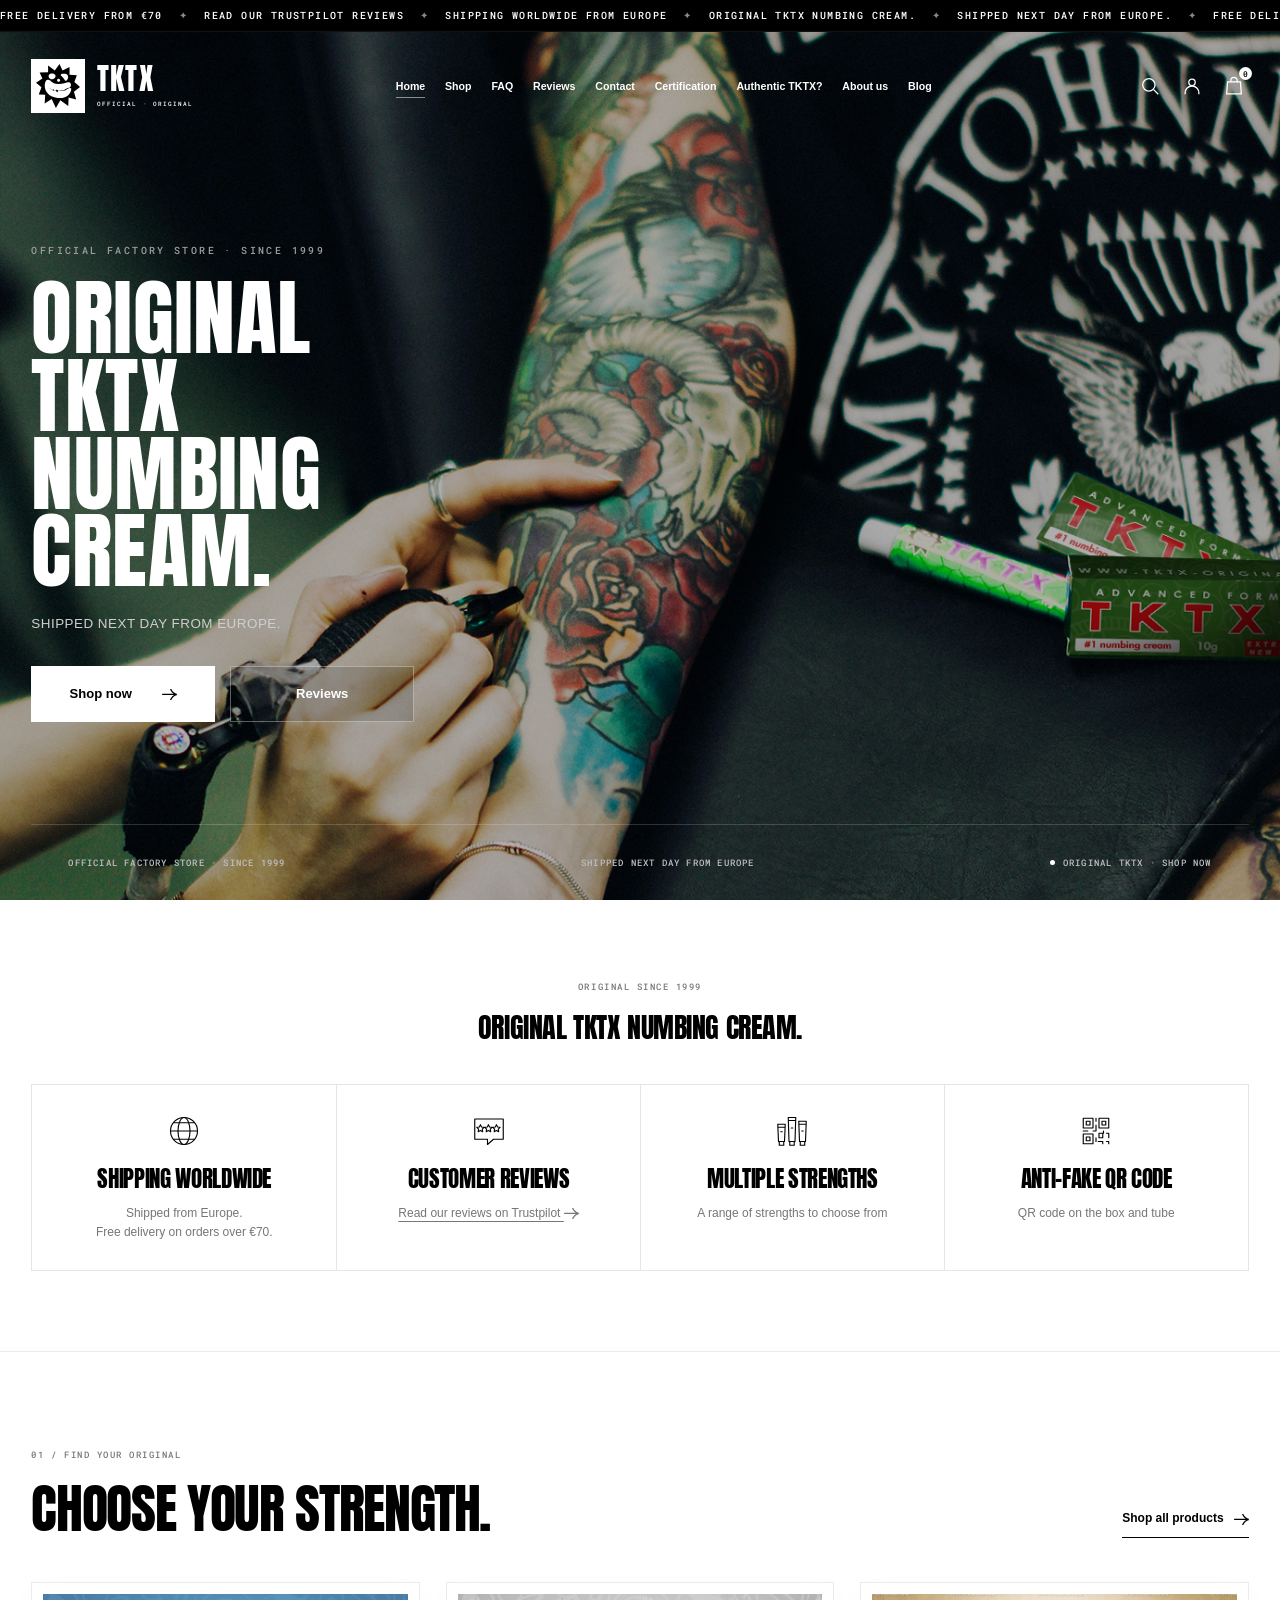
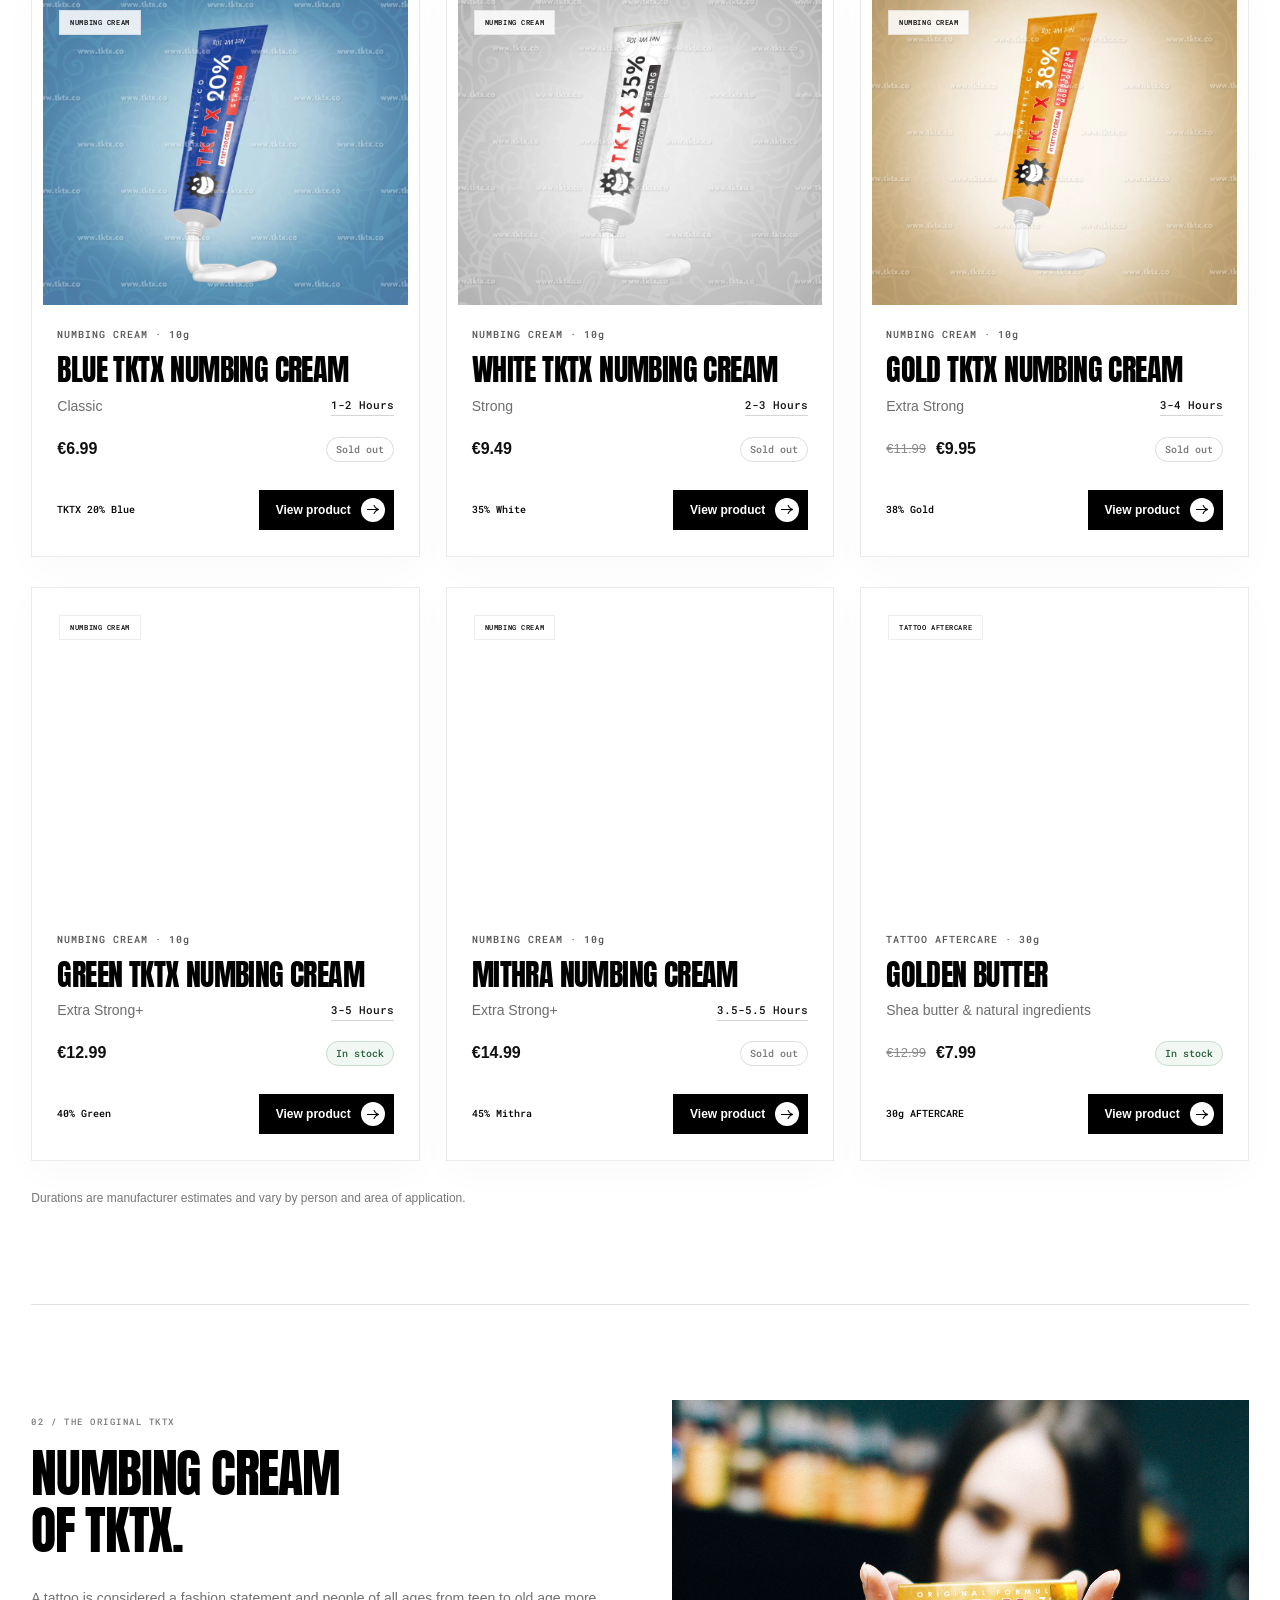
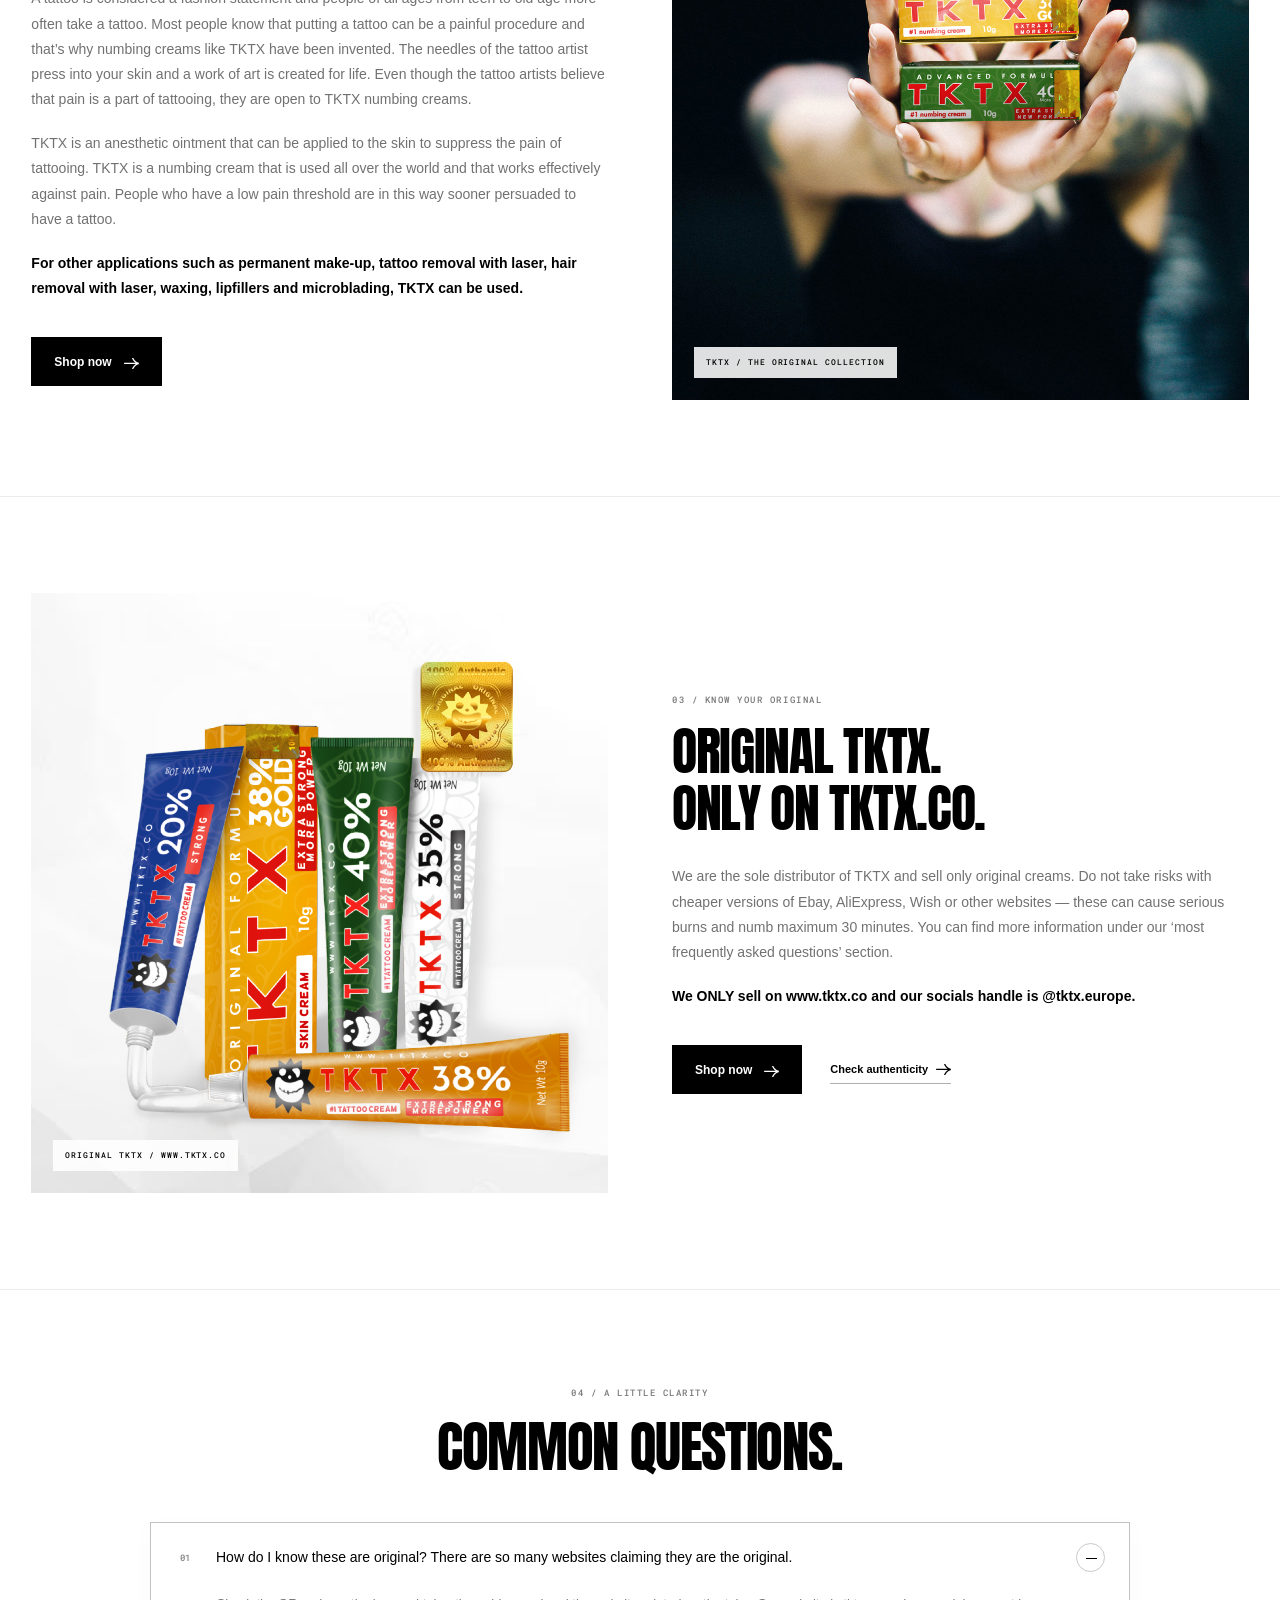
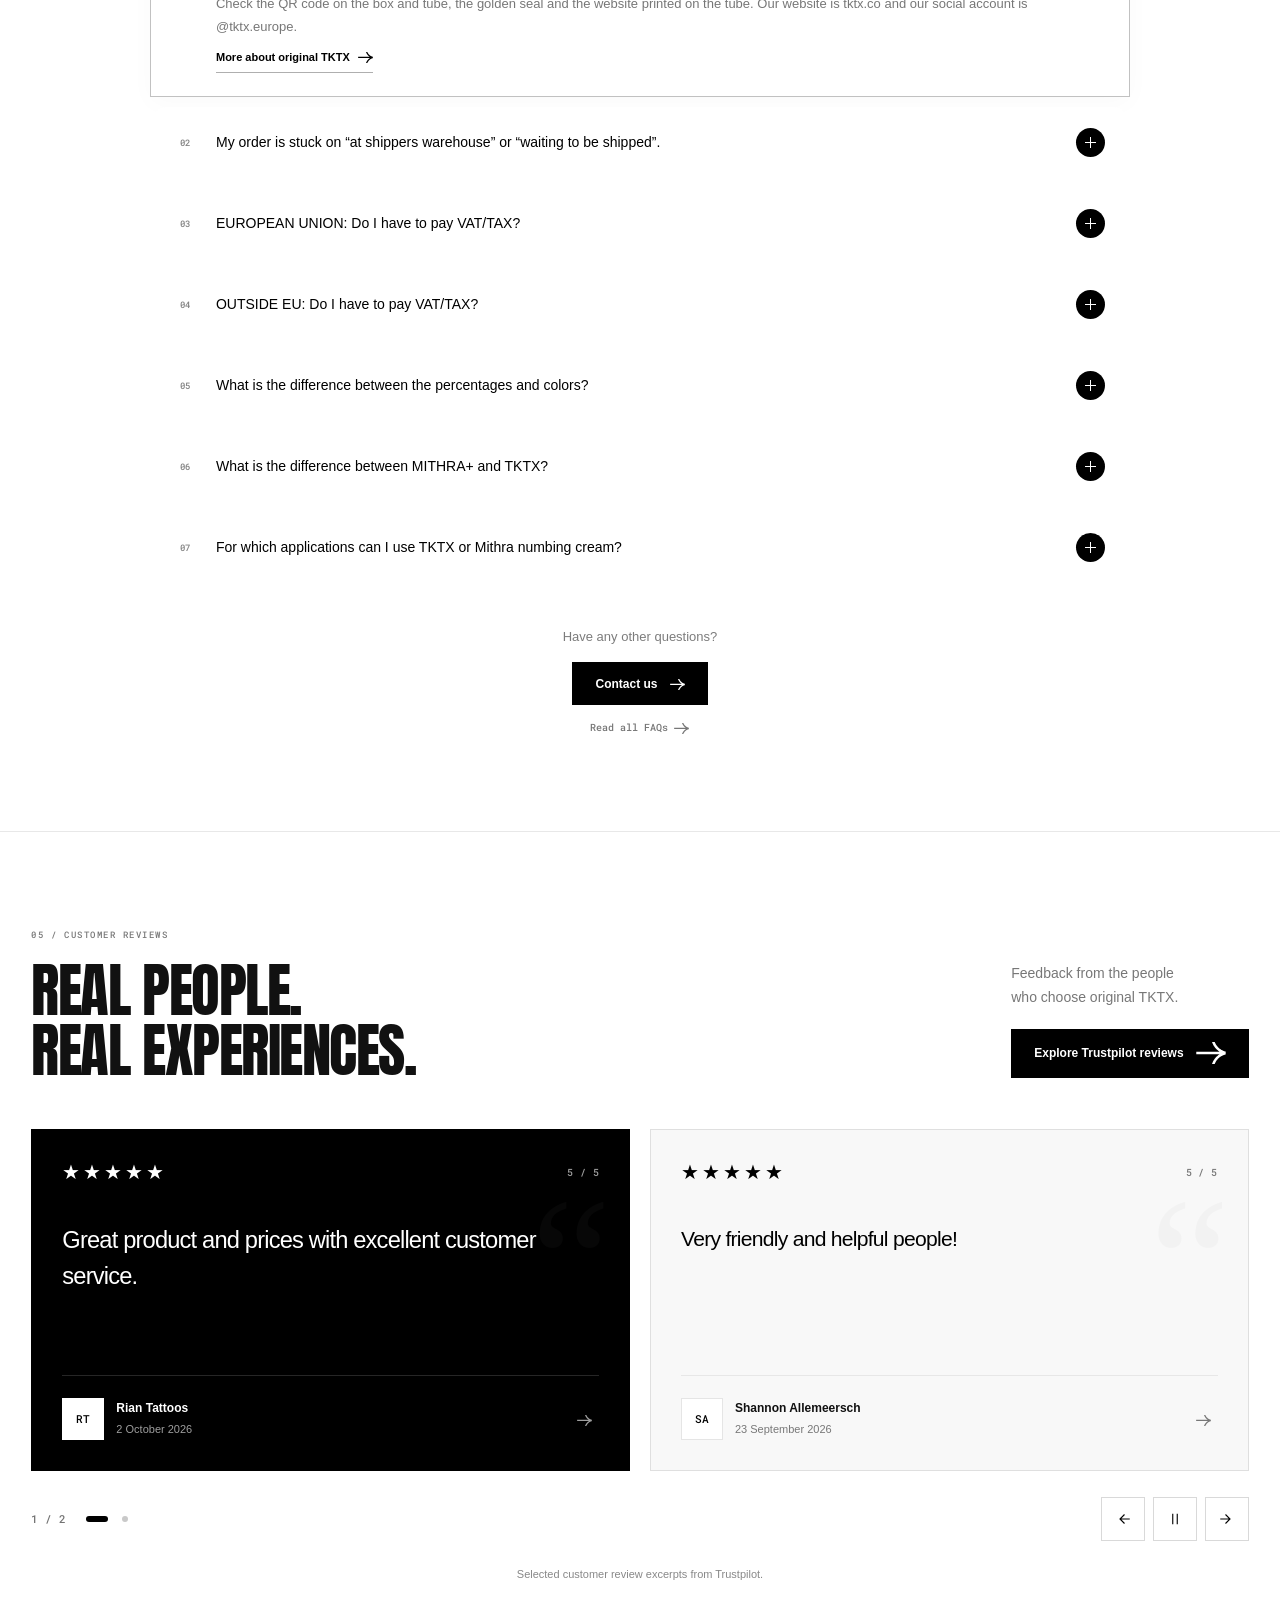
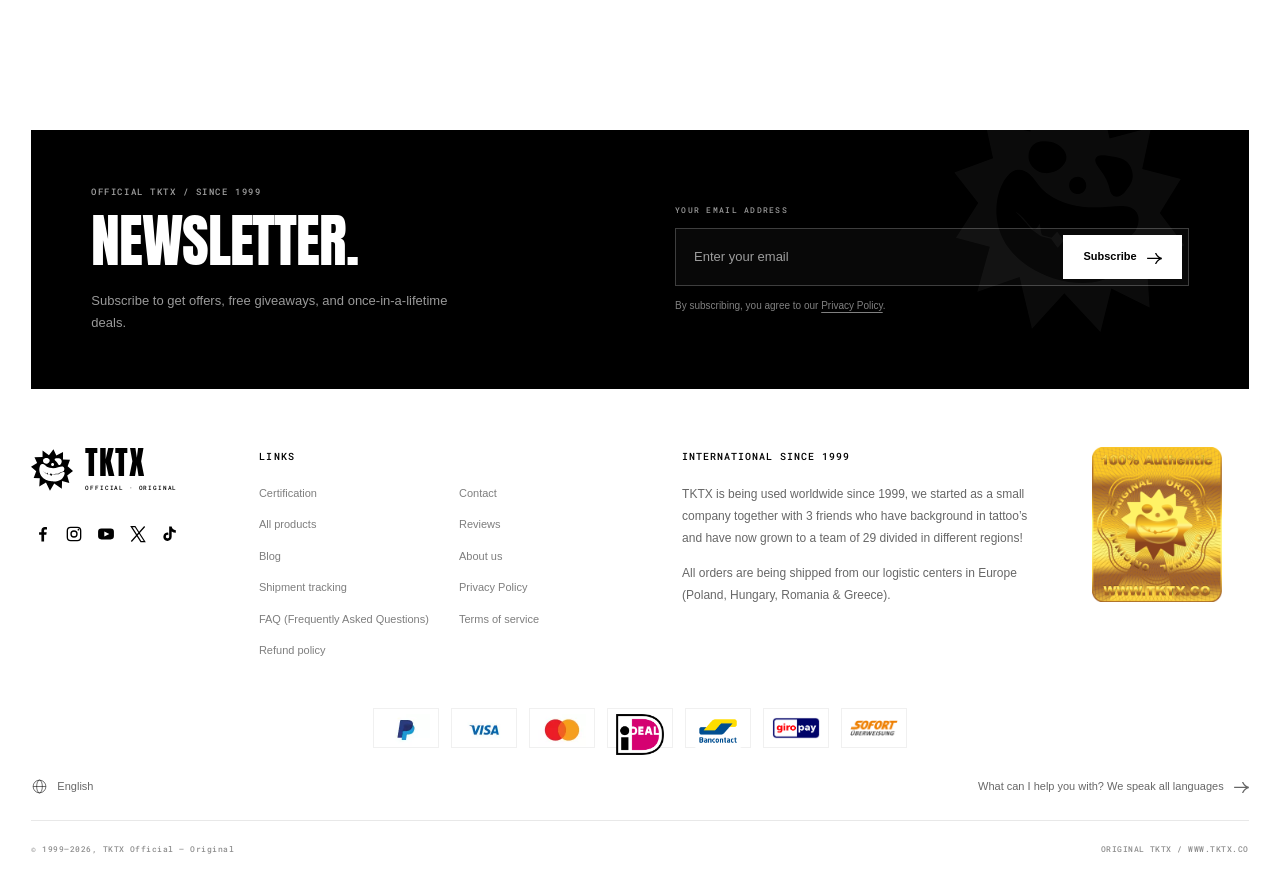
<file: v4.html>
<!doctype html>
<html lang="en">
<head>
  <meta charset="UTF-8">
  <meta name="viewport" content="width=device-width, initial-scale=1">
  <meta name="theme-color" content="#000000">
  <meta name="description" content="TKTX Official — Original Store. Original TKTX numbing cream, shipped from Europe.">
  <title>TKTX Official — Original Store</title>
  <link rel="icon" href="assets/tktx-logo-light.svg" type="image/svg+xml">
  <link rel="preload" href="assets/anton.ttf" as="font" type="font/ttf" crossorigin>
  <link rel="preload" href="assets/roboto-mono.ttf" as="font" type="font/ttf" crossorigin>
  <link rel="preload" href="assets/tktx-hand-banner.jpg" as="image" fetchpriority="high">
  <style>html,body{margin:0;min-width:320px;background:#000000}</style>
  <link rel="stylesheet" href="style.css?v=8">
  <link rel="stylesheet" href="home-sections.css?v=8">
  <link rel="stylesheet" href="footer-finish.css?v=3">
  <script src="script.js?v=3" defer></script>
  <script src="home-sections.js?v=1" defer></script>
  <link rel="stylesheet" href="catalog.css?v=16">
  <link rel="stylesheet" href="refine.css?v=11">
  <link rel="stylesheet" href="responsive-updates.css?v=2">
  <script src="reviews-slider.js?v=1" defer></script>
</head>
<body>
  <main class="tktx-store">
    <section class="hero" aria-labelledby="hero-title">
      <div class="announcement" role="region" aria-label="Store announcements">
        <p class="sr-only">Free delivery from €70. Read our reviews on Trustpilot. Shipping worldwide from Europe. Original TKTX numbing cream. Shipped next day from Europe.</p>
        <div class="announcement-track" aria-hidden="true">
          <div class="announcement-group"><span>FREE DELIVERY FROM €70</span><i>✦</i><span>READ OUR TRUSTPILOT REVIEWS</span><i>✦</i><span>SHIPPING WORLDWIDE FROM EUROPE</span><i>✦</i><span>ORIGINAL TKTX NUMBING CREAM.</span><i>✦</i><span>SHIPPED NEXT DAY FROM EUROPE.</span><i>✦</i></div>
          <div class="announcement-group"><span>FREE DELIVERY FROM €70</span><i>✦</i><span>READ OUR TRUSTPILOT REVIEWS</span><i>✦</i><span>SHIPPING WORLDWIDE FROM EUROPE</span><i>✦</i><span>ORIGINAL TKTX NUMBING CREAM.</span><i>✦</i><span>SHIPPED NEXT DAY FROM EUROPE.</span><i>✦</i></div>
        </div>
      </div>
      <div class="hero-image" aria-hidden="true"></div>
      <div class="hero-shade" aria-hidden="true"></div>
      <header class="header">
        <a class="brand" href="index.html" aria-label="TKTX home">
          <span class="brand-mark"><img src="assets/tktx-logo-dark.svg" alt="" width="44" height="44"></span>
          <span class="brand-name">TKTX<span>OFFICIAL · ORIGINAL</span></span>
        </a>
        <nav class="desktop-nav" aria-label="Main navigation">
          <a class="nav-link current" href="index.html" aria-current="page">Home</a>
          <a class="nav-link" href="index.html#products">Shop</a>
          <a class="nav-link" href="https://www.tktx.co/faq-frequently-asked-questions/">FAQ</a>
          <a class="nav-link" href="https://www.trustpilot.com/review/tktx.co" target="_blank" rel="noopener noreferrer">Reviews</a>
          <a class="nav-link" href="https://www.tktx.co/contact/">Contact</a>
          <a class="nav-link" href="https://www.tktx.co/certification/">Certification</a>
          <a class="nav-link" href="https://www.tktx.co/fake-tktx/">Authentic TKTX?</a>
          <a class="nav-link" href="https://www.tktx.co/about-us/">About us</a>
          <a class="nav-link" href="https://www.tktx.co/magazinea/">Blog</a>
        </nav>
        <div class="header-tools">
          <button class="icon-link search-toggle" aria-label="Search products" aria-haspopup="dialog"><svg viewBox="0 0 24 24" fill="none" stroke="currentColor" stroke-width="1.4" aria-hidden="true"><circle cx="10.75" cy="10.75" r="6.75"/><path d="m16 16 5 5"/></svg></button>
          <a class="icon-link account-link" href="https://www.tktx.co/my-account/" aria-label="Your account"><svg viewBox="0 0 24 24" fill="none" stroke="currentColor" stroke-width="1.4" aria-hidden="true"><circle cx="12" cy="8" r="3.5"/><path d="M4.5 21v-1.5a7.5 7.5 0 0 1 15 0V21"/></svg></a>
          <a class="icon-link cart-link" href="https://www.tktx.co/cart/" aria-label="Shopping bag"><svg viewBox="0 0 24 24" fill="none" stroke="currentColor" stroke-width="1.4" aria-hidden="true"><path d="M5 7.5h14l1 13H4l1-13Z"/><path d="M8.5 8V6a3.5 3.5 0 0 1 7 0v2"/></svg><span class="cart-count">0</span></a>
          <button class="menu-toggle" aria-expanded="false" aria-controls="mobile-nav" aria-label="Open menu"><span></span><span></span></button>
        </div>
      </header>
      <div class="hero-copy">
        <p class="eyebrow reveal">OFFICIAL FACTORY STORE · SINCE 1999</p>
        <h1 id="hero-title" aria-label="ORIGINAL TKTX NUMBING CREAM.">
          <span class="line"><span>ORIGINAL</span></span>
          <span class="line"><span>TKTX</span></span>
          <span class="line"><span>NUMBING</span></span>
          <span class="line"><span>CREAM.</span></span>
        </h1>
        <p class="description reveal">SHIPPED NEXT DAY FROM EUROPE.</p>
        <div class="actions reveal">
          <a class="button primary" href="index.html#products">Shop now <span aria-hidden="true"><span class="tktx-arrow" aria-hidden="true"></span></span></a>
          <a class="button secondary" href="https://www.trustpilot.com/review/tktx.co" target="_blank" rel="noopener noreferrer">Reviews</a>
        </div>
      </div>
      <footer class="hero-footer">
        <span>OFFICIAL FACTORY STORE · SINCE 1999</span>
        <span>SHIPPED NEXT DAY FROM EUROPE</span>
        <a class="store-status" href="index.html#products"><i aria-hidden="true"></i> ORIGINAL TKTX · SHOP NOW</a>
      </footer>
      <nav id="mobile-nav" class="mobile-nav" aria-label="Mobile navigation" inert>
        <a href="index.html">Home</a><a href="index.html#products">Shop <span aria-hidden="true"><span class="tktx-arrow" aria-hidden="true"></span></span></a>
        <a href="https://www.tktx.co/faq-frequently-asked-questions/">FAQ</a><a href="https://www.trustpilot.com/review/tktx.co" target="_blank" rel="noopener noreferrer">Reviews</a>
        <a href="https://www.tktx.co/contact/">Contact</a><a href="https://www.tktx.co/certification/">Certification</a>
        <a href="https://www.tktx.co/fake-tktx/">Authentic TKTX?</a><a href="https://www.tktx.co/about-us/">About us</a>
        <a href="https://www.tktx.co/magazinea/">Blog</a>
      </nav>
    </section>
    <section class="benefits-section" id="benefits" aria-labelledby="benefits-title">
      <div class="page-container">
        <p class="section-kicker center">ORIGINAL SINCE 1999</p>
        <h2 id="benefits-title" class="benefits-title">ORIGINAL TKTX NUMBING CREAM.</h2>
        <div class="benefits-grid compact-benefits">
          <article class="benefit"><div class="benefit-icon"><svg viewBox="0 0 48 48" fill="none" stroke="currentColor" stroke-width="1.5" stroke-linecap="round" stroke-linejoin="round" aria-hidden="true"><circle cx="24" cy="24" r="18"/><ellipse cx="24" cy="24" rx="8" ry="18"/><path d="M6 24h36M10 13h28M10 35h28"/></svg></div><h3>SHIPPING WORLDWIDE</h3><p>Shipped from Europe.<br>Free delivery on orders over €70.</p></article>
          <article class="benefit"><div class="benefit-icon"><svg viewBox="0 0 48 48" fill="none" stroke="currentColor" stroke-width="1.5" stroke-linecap="round" stroke-linejoin="round" aria-hidden="true"><path d="M5 8h38v27H30l-8 7v-7H5z"/><path d="m14 16 1.5 3.2 3.5.5-2.5 2.5.6 3.5-3.1-1.6-3.1 1.6.6-3.5L9 19.7l3.5-.5zM25 16l1.5 3.2 3.5.5-2.5 2.5.6 3.5-3.1-1.6-3.1 1.6.6-3.5-2.5-2.5 3.5-.5zM36 16l1.5 3.2 3.5.5-2.5 2.5.6 3.5-3.1-1.6-3.1 1.6.6-3.5-2.5-2.5 3.5-.5z" transform="translate(-1 0) scale(.97)"/></svg></div><h3>CUSTOMER REVIEWS</h3><p><a href="https://www.trustpilot.com/review/tktx.co" target="_blank" rel="noopener noreferrer">Read our reviews on Trustpilot <span class="tktx-arrow" aria-hidden="true"></span></a></p></article>
          
          <article class="benefit"><div class="benefit-icon"><svg viewBox="0 0 48 48" fill="none" stroke="currentColor" stroke-width="1.5" stroke-linecap="round" stroke-linejoin="round" aria-hidden="true"><path d="M5 15h10l-1 23H6L5 15ZM19 6h10l-1 32h-8L19 6ZM33 11h10l-1 27h-8l-1-27ZM7 38h6v5H7zM21 38h6v5h-6zM35 38h6v5h-6zM5 19h10M19 10h10M33 15h10"/><path d="M9 25h2M23 20h2M37 24h2"/></svg></div><h3>MULTIPLE STRENGTHS</h3><p>A range of strengths to choose from</p></article>
          <article class="benefit"><div class="benefit-icon"><svg viewBox="0 0 48 48" fill="none" stroke="currentColor" stroke-width="1.5" stroke-linecap="round" stroke-linejoin="round" aria-hidden="true"><path d="M7 7h13v13H7zM28 7h13v13H28zM7 28h13v13H7z"/><path d="M11 11h5v5h-5zM32 11h5v5h-5zM11 32h5v5h-5zM28 27h5v6h-5zM38 27h3v6M27 38h6v3M38 38h3v3M20 24h4M24 7v4M24 16v8M7 24h6M34 24v3M24 33v5"/></svg></div><h3>ANTI-FAKE QR CODE</h3><p>QR code on the box and tube</p></article>
        </div>
      </div>
    </section>
    <section class="products-section" id="products" aria-labelledby="products-title">
      <div class="page-container">
        <header class="products-heading"><div><p class="section-kicker">01 / FIND YOUR ORIGINAL</p><h2 id="products-title">CHOOSE YOUR STRENGTH.</h2></div><a class="collection-all" href="index.html#products">Shop all products <span aria-hidden="true"><span class="tktx-arrow" aria-hidden="true"></span></span></a></header>
        <div class="shop-grid">
<article class="shop-card" data-product="blue"><a class="shop-card-image" href="product-blue.html" aria-label="View BLUE TKTX NUMBING CREAM"><span class="shop-card-badge">NUMBING CREAM</span><img class="shop-packshot" src="assets/products/blue.webp" alt="BLUE TKTX NUMBING CREAM — TKTX 20% Blue" width="900" height="900" loading="lazy" decoding="async"></a><div class="shop-card-body"><p class="shop-card-label">NUMBING CREAM · 10g</p><h3><a href="product-blue.html">BLUE TKTX NUMBING CREAM</a></h3><p class="shop-card-description"><span>Classic</span><span class="card-duration">1-2 Hours</span></p><div class="catalog-price"><strong>€6.99</strong><span class="stock-label ">Sold out</span></div><div class="shop-card-bottom"><span class="variant-pill">TKTX 20% Blue</span><a class="buy-button" href="product-blue.html" aria-label="View BLUE TKTX NUMBING CREAM details">View product <span aria-hidden="true"><span class="tktx-arrow" aria-hidden="true"></span></span></a></div></div></article><article class="shop-card" data-product="white"><a class="shop-card-image" href="product-white.html" aria-label="View WHITE TKTX NUMBING CREAM"><span class="shop-card-badge">NUMBING CREAM</span><img class="shop-packshot" src="assets/products/white.webp" alt="WHITE TKTX NUMBING CREAM — 35% White" width="900" height="900" loading="lazy" decoding="async"></a><div class="shop-card-body"><p class="shop-card-label">NUMBING CREAM · 10g</p><h3><a href="product-white.html">WHITE TKTX NUMBING CREAM</a></h3><p class="shop-card-description"><span>Strong</span><span class="card-duration">2-3 Hours</span></p><div class="catalog-price"><strong>€9.49</strong><span class="stock-label ">Sold out</span></div><div class="shop-card-bottom"><span class="variant-pill">35% White</span><a class="buy-button" href="product-white.html" aria-label="View WHITE TKTX NUMBING CREAM details">View product <span aria-hidden="true"><span class="tktx-arrow" aria-hidden="true"></span></span></a></div></div></article><article class="shop-card" data-product="gold"><a class="shop-card-image" href="product-gold.html" aria-label="View GOLD TKTX NUMBING CREAM"><span class="shop-card-badge">NUMBING CREAM</span><img class="shop-packshot" src="assets/products/gold.webp" alt="GOLD TKTX NUMBING CREAM — 38% Gold" width="900" height="900" loading="lazy" decoding="async"></a><div class="shop-card-body"><p class="shop-card-label">NUMBING CREAM · 10g</p><h3><a href="product-gold.html">GOLD TKTX NUMBING CREAM</a></h3><p class="shop-card-description"><span>Extra Strong</span><span class="card-duration">3-4 Hours</span></p><div class="catalog-price"><del>€11.99</del> <strong>€9.95</strong><span class="stock-label ">Sold out</span></div><div class="shop-card-bottom"><span class="variant-pill">38% Gold</span><a class="buy-button" href="product-gold.html" aria-label="View GOLD TKTX NUMBING CREAM details">View product <span aria-hidden="true"><span class="tktx-arrow" aria-hidden="true"></span></span></a></div></div></article><article class="shop-card" data-product="green"><a class="shop-card-image" href="product-green.html" aria-label="View GREEN TKTX NUMBING CREAM"><span class="shop-card-badge">NUMBING CREAM</span><img class="shop-packshot" src="assets/products/green.jpg" alt="GREEN TKTX NUMBING CREAM — 40% Green" width="900" height="900" loading="lazy" decoding="async"></a><div class="shop-card-body"><p class="shop-card-label">NUMBING CREAM · 10g</p><h3><a href="product-green.html">GREEN TKTX NUMBING CREAM</a></h3><p class="shop-card-description"><span>Extra Strong+</span><span class="card-duration">3-5 Hours</span></p><div class="catalog-price"><strong>€12.99</strong><span class="stock-label available">In stock</span></div><div class="shop-card-bottom"><span class="variant-pill">40% Green</span><a class="buy-button" href="product-green.html" aria-label="View GREEN TKTX NUMBING CREAM details">View product <span aria-hidden="true"><span class="tktx-arrow" aria-hidden="true"></span></span></a></div></div></article><article class="shop-card" data-product="mithra"><a class="shop-card-image" href="product-mithra.html" aria-label="View MITHRA NUMBING CREAM"><span class="shop-card-badge">NUMBING CREAM</span><img class="shop-packshot" src="assets/products/mithra.jpg" alt="MITHRA NUMBING CREAM — 45% Mithra" width="900" height="900" loading="lazy" decoding="async"></a><div class="shop-card-body"><p class="shop-card-label">NUMBING CREAM · 10g</p><h3><a href="product-mithra.html">MITHRA NUMBING CREAM</a></h3><p class="shop-card-description"><span>Extra Strong+</span><span class="card-duration">3.5-5.5 Hours</span></p><div class="catalog-price"><strong>€14.99</strong><span class="stock-label ">Sold out</span></div><div class="shop-card-bottom"><span class="variant-pill">45% Mithra</span><a class="buy-button" href="product-mithra.html" aria-label="View MITHRA NUMBING CREAM details">View product <span aria-hidden="true"><span class="tktx-arrow" aria-hidden="true"></span></span></a></div></div></article><article class="shop-card" data-product="golden-butter"><a class="shop-card-image" href="product-golden-butter.html" aria-label="View GOLDEN BUTTER"><span class="shop-card-badge">TATTOO AFTERCARE</span><img class="shop-packshot" src="assets/products/golden-butter.webp" alt="GOLDEN BUTTER — 30g AFTERCARE tube and packaging" width="900" height="900" loading="lazy" decoding="async"></a><div class="shop-card-body"><p class="shop-card-label">TATTOO AFTERCARE · 30g</p><h3><a href="product-golden-butter.html">GOLDEN BUTTER</a></h3><p class="shop-card-description">Shea butter & natural ingredients</p><div class="catalog-price"><del>€12.99</del> <strong>€7.99</strong><span class="stock-label available">In stock</span></div><div class="shop-card-bottom"><span class="variant-pill">30g AFTERCARE</span><a class="buy-button" href="product-golden-butter.html" aria-label="View GOLDEN BUTTER details">View product <span aria-hidden="true"><span class="tktx-arrow" aria-hidden="true"></span></span></a></div></div></article>
</div><p class="duration-note">Durations are manufacturer estimates and vary by person and area of application.</p></div></section>
    <section class="story-section" id="about-tktx" aria-labelledby="story-title">
      <div class="page-container story-grid">
        <div class="story-copy">
          <p class="section-kicker">02 / THE ORIGINAL TKTX</p>
          <h2 id="story-title">NUMBING CREAM<br>OF TKTX.</h2>
          <div class="story-text">
            <p>A tattoo is considered a fashion statement and people of all ages from teen to old age more often take a tattoo. Most people know that putting a tattoo can be a painful procedure and that’s why numbing creams like TKTX have been invented. The needles of the tattoo artist press into your skin and a work of art is created for life. Even though the tattoo artists believe that pain is a part of tattooing, they are open to TKTX numbing creams.</p>
            <p>TKTX is an anesthetic ointment that can be applied to the skin to suppress the pain of tattooing. TKTX is a numbing cream that is used all over the world and that works effectively against pain. People who have a low pain threshold are in this way sooner persuaded to have a tattoo.</p>
            <p class="story-emphasis">For other applications such as permanent make-up, tattoo removal with laser, hair removal with laser, waxing, lipfillers and microblading, TKTX can be used.</p>
          </div>
          <a class="dark-button" href="index.html#products">Shop now <span aria-hidden="true"><span class="tktx-arrow" aria-hidden="true"></span></span></a>
        </div>
        <figure class="story-image product-feature-image"><img src="assets/tktx-green-gold-hands.jpg" alt="Hands holding TKTX Gold and TKTX Green numbing cream boxes" width="1680" height="1119" loading="lazy" decoding="async"><figcaption>TKTX / THE ORIGINAL COLLECTION</figcaption></figure>
      </div>
    </section>
    
    <section class="authentic-section" id="original-tktx" aria-labelledby="authentic-title">
      <div class="page-container story-grid authenticity-grid">
        <figure class="story-image authentic-image"><img src="assets/tktx-original-collection.png" alt="Original TKTX Blue, Gold, Green and White products with gold authenticity seal" width="2048" height="1024" loading="lazy" decoding="async"><figcaption>ORIGINAL TKTX / WWW.TKTX.CO</figcaption></figure>
        <div class="story-copy">
          <p class="section-kicker">03 / KNOW YOUR ORIGINAL</p>
          <h2 id="authentic-title">ORIGINAL TKTX.<br>ONLY ON TKTX.CO.</h2>
          <div class="story-text"><p>We are the sole distributor of TKTX and sell only original creams. Do not take risks with cheaper versions of Ebay, AliExpress, Wish or other websites — these can cause serious burns and numb maximum 30 minutes. You can find more information under our ‘most frequently asked questions’ section.</p><p class="story-emphasis">We ONLY sell on www.tktx.co and our socials handle is @tktx.europe.</p></div>
          <div class="story-actions"><a class="dark-button" href="index.html#products">Shop now <span aria-hidden="true"><span class="tktx-arrow" aria-hidden="true"></span></span></a><a class="text-link" href="https://www.tktx.co/fake-tktx/">Check authenticity <span aria-hidden="true"><span class="tktx-arrow" aria-hidden="true"></span></span></a></div>
        </div>
      </div>
    </section>
    <section class="faq-section" id="faq" aria-labelledby="faq-title">
      <div class="page-container">
        <header class="faq-heading"><p class="section-kicker">04 / A LITTLE CLARITY</p><h2 id="faq-title">COMMON QUESTIONS.</h2></header>
        <div class="faq-list">
          <details class="faq-item" name="tktx-faq" open style="border-radius:0"><summary><span class="faq-number">01</span><span>How do I know these are original? There are so many websites claiming they are the original.</span><span class="faq-toggle" aria-hidden="true"></span></summary><div class="faq-answer"><p>Check the QR code on the box and tube, the golden seal and the website printed on the tube. Our website is tktx.co and our social account is @tktx.europe.</p><a class="text-link" href="https://www.tktx.co/fake-tktx/">More about original TKTX <span class="tktx-arrow" aria-hidden="true"></span></a></div></details>
          <details class="faq-item" name="tktx-faq"><summary><span class="faq-number">02</span><span>My order is stuck on “at shippers warehouse” or “waiting to be shipped”.</span><span class="faq-toggle" aria-hidden="true"></span></summary><div class="faq-answer"><p>Tracking updates when the parcel reaches your country. If you have received a tracking number, your order is on its way.</p></div></details>
          <details class="faq-item" name="tktx-faq"><summary><span class="faq-number">03</span><span>EUROPEAN UNION: Do I have to pay VAT/TAX?</span><span class="faq-toggle" aria-hidden="true"></span></summary><div class="faq-answer"><p>It is included. Orders ship from within Europe.</p></div></details>
          <details class="faq-item" name="tktx-faq"><summary><span class="faq-number">04</span><span>OUTSIDE EU: Do I have to pay VAT/TAX?</span><span class="faq-toggle" aria-hidden="true"></span></summary><div class="faq-answer"><p>Charges depend on your local government’s rules. Contact us if you need help with your order.</p></div></details>
          <details class="faq-item" name="tktx-faq"><summary><span class="faq-number">05</span><span>What is the difference between the percentages and colors?</span><span class="faq-toggle" aria-hidden="true"></span></summary><div class="faq-answer"><p>The versions are Blue 20%, White 35%, Gold 38%, Green 40% and Mithra 45%. See the product page for each option. Times can vary by person and application area.</p></div></details>
          <details class="faq-item" name="tktx-faq"><summary><span class="faq-number">06</span><span>What is the difference between MITHRA+ and TKTX?</span><span class="faq-toggle" aria-hidden="true"></span></summary><div class="faq-answer"><p>The companies have joined. Mithra+ has a thicker pink cream; TKTX has a white cream.</p></div></details>
          <details class="faq-item" name="tktx-faq"><summary><span class="faq-number">07</span><span>For which applications can I use TKTX or Mithra numbing cream?</span><span class="faq-toggle" aria-hidden="true"></span></summary><div class="faq-answer"><p>The site lists tattooing, piercing, waxing, laser procedures, permanent make-up and microblading. Read the full product information and FAQ for details.</p></div></details>
        </div>
        <div class="faq-contact"><p>Have any other questions?</p><a class="dark-button" href="https://www.tktx.co/contact/">Contact us <span aria-hidden="true"><span class="tktx-arrow" aria-hidden="true"></span></span></a><a class="faq-more" href="https://www.tktx.co/faq-frequently-asked-questions/">Read all FAQs <span class="tktx-arrow" aria-hidden="true"></span></a></div>
      </div>
    </section>
    <section class="customer-stories" id="customer-reviews" aria-labelledby="trustpilot-title">
      <div class="page-container">
        <header class="customer-stories-heading"><div><p class="section-kicker">05 / CUSTOMER REVIEWS</p><h2 id="trustpilot-title">REAL PEOPLE.<br>REAL EXPERIENCES.</h2></div><div class="reviews-heading-aside"><p>Feedback from the people <br>who choose original TKTX.</p><a class="dark-button reviews-all" href="https://www.trustpilot.com/review/tktx.co" target="_blank" rel="noopener noreferrer">Explore Trustpilot reviews <span aria-hidden="true"><span class="tktx-arrow" aria-hidden="true"></span></span></a></div></header>
        <div class="customer-stories-grid" id="reviews-track">
          <figure class="customer-story featured-story"><div class="customer-story-top"><span class="review-stars" aria-hidden="true">★★★★★</span><span class="review-quote-mark" aria-hidden="true">“</span><span class="review-individual-rating" aria-label="Rated 5 out of 5">5 / 5</span></div><blockquote><p>Great product and prices with excellent customer service.</p></blockquote><figcaption><span class="review-avatar" aria-hidden="true">RT</span><span class="review-author"><strong>Rian Tattoos</strong><time datetime="2026-10-02">2 October 2026</time></span><a href="https://www.trustpilot.com/reviews/6ac542aa2cc6e7955d48ad70" target="_blank" rel="noopener noreferrer" aria-label="Read Rian Tattoos’ review on Trustpilot"><span class="tktx-arrow" aria-hidden="true"></span></a></figcaption></figure>
          <figure class="customer-story"><div class="customer-story-top"><span class="review-stars" aria-hidden="true">★★★★★</span><span class="review-quote-mark" aria-hidden="true">“</span><span class="review-individual-rating" aria-label="Rated 5 out of 5">5 / 5</span></div><blockquote><p>Very friendly and helpful people!</p></blockquote><figcaption><span class="review-avatar" aria-hidden="true">SA</span><span class="review-author"><strong>Shannon Allemeersch</strong><time datetime="2026-09-23">23 September 2026</time></span><a href="https://www.trustpilot.com/reviews/6ab52eef2d8ec61a7e86c768" target="_blank" rel="noopener noreferrer" aria-label="Read Shannon Allemeersch’s review on Trustpilot"><span class="tktx-arrow" aria-hidden="true"></span></a></figcaption></figure>
          <figure class="customer-story"><div class="customer-story-top"><span class="review-stars" aria-hidden="true">★★★★★</span><span class="review-quote-mark" aria-hidden="true">“</span><span class="review-individual-rating" aria-label="Rated 5 out of 5">5 / 5</span></div><blockquote><p>Fast shipping to AZ and cream really works.</p></blockquote><figcaption><span class="review-avatar" aria-hidden="true">JR</span><span class="review-author"><strong>JRobb</strong><time datetime="2026-03-27">27 March 2026</time></span><a href="https://www.trustpilot.com/review/tktx.co" target="_blank" rel="noopener noreferrer" aria-label="View JRobb’s review on the TKTX Trustpilot profile"><span class="tktx-arrow" aria-hidden="true"></span></a></figcaption></figure>
        </div>
        <div class="review-slider-controls" aria-label="Review slideshow controls" hidden>
          <div class="review-slider-pagination">
            <span class="review-slider-counter" aria-hidden="true">1 / 3</span>
            <div class="review-slider-dots" role="group" aria-label="Choose review page"></div>
          </div>
          <div class="review-slider-buttons">
            <button class="review-slider-button" type="button" data-review-prev aria-label="Previous reviews" aria-controls="reviews-track"><svg viewBox="0 0 24 24" fill="none" stroke="currentColor" stroke-width="1.5" aria-hidden="true"><path d="m14 6-6 6 6 6M8 12h13"/></svg></button>
            <button class="review-slider-button review-slider-toggle" type="button" aria-label="Pause review slideshow" aria-pressed="false"><svg class="review-pause-icon" viewBox="0 0 24 24" fill="none" stroke="currentColor" stroke-width="1.5" aria-hidden="true"><path d="M9 5v14M15 5v14"/></svg><svg class="review-play-icon" viewBox="0 0 24 24" fill="none" stroke="currentColor" stroke-width="1.5" aria-hidden="true"><path d="m9 5 10 7-10 7z"/></svg></button>
            <button class="review-slider-button" type="button" data-review-next aria-label="Next reviews" aria-controls="reviews-track"><svg viewBox="0 0 24 24" fill="none" stroke="currentColor" stroke-width="1.5" aria-hidden="true"><path d="m10 6 6 6-6 6M16 12H3"/></svg></button>
          </div>
        </div>
        <div class="reviews-section-bottom"><p>Selected customer review excerpts from Trustpilot.</p></div>
      </div>
    </section>
    <footer class="site-footer" id="footer" role="contentinfo">
      <div class="page-container">
        <div class="newsletter-panel">
          <div class="newsletter-copy"><p class="section-kicker">OFFICIAL TKTX / SINCE 1999</p><h2>NEWSLETTER.</h2><p class="newsletter-description">Subscribe to get offers, free giveaways, and once-in-a-lifetime deals.</p></div>
          <form class="newsletter-form"><label class="newsletter-label" for="newsletter-email">YOUR EMAIL ADDRESS</label>
            <div class="newsletter-input-row"><input class="newsletter-input" id="newsletter-email" type="email" name="email" placeholder="Enter your email" autocomplete="email" required><button class="newsletter-submit" type="submit">Subscribe <span aria-hidden="true"><span class="tktx-arrow" aria-hidden="true"></span></span></button></div>
            <p class="newsletter-privacy">By subscribing, you agree to our <a href="https://www.tktx.co/privacy-policy-2/">Privacy Policy</a>.</p><p class="newsletter-feedback" role="status" hidden></p>
          </form>
        </div>
        <div class="footer-main">
          <div class="footer-about"><a class="footer-brand" href="index.html" aria-label="TKTX home"><img src="assets/tktx-logo-dark.svg" alt="" width="42" height="42"><span class="footer-wordmark">TKTX<small>OFFICIAL · ORIGINAL</small></span></a><div class="footer-socials" aria-label="Social accounts"><a href="https://www.facebook.com/TKTX.Europe" aria-label="Facebook" target="_blank" rel="noopener noreferrer"><svg viewBox="0 0 24 24" aria-hidden="true"><path d="M14.5 21v-8h2.7l.4-3h-3.1V8c0-.9.3-1.5 1.6-1.5H18V3.8c-.4-.1-1.4-.2-2.5-.2-2.5 0-4.2 1.5-4.2 4.3V10H8.5v3h2.8v8z" fill="currentColor"/></svg></a><a href="https://www.instagram.com/tktx.europe" aria-label="Instagram" target="_blank" rel="noopener noreferrer"><svg viewBox="0 0 24 24" aria-hidden="true"><rect x="4" y="4" width="16" height="16" rx="4" fill="none" stroke="currentColor" stroke-width="1.6"/><circle cx="12" cy="12" r="3.6" fill="none" stroke="currentColor" stroke-width="1.6"/><circle cx="17.3" cy="6.8" r="1" fill="currentColor"/></svg></a><a href="https://www.youtube.com/@tktx.co.europe/shorts" aria-label="YouTube" target="_blank" rel="noopener noreferrer"><svg viewBox="0 0 24 24" aria-hidden="true"><rect x="2.5" y="5.5" width="19" height="13" rx="4" fill="currentColor"/><path d="m10 9 6 3-6 3z" fill="#ffffff"/></svg></a><a href="https://x.com/TKTX_europe" aria-label="X" target="_blank" rel="noopener noreferrer"><svg viewBox="0 0 24 24" aria-hidden="true"><path d="M4 3h4.5L20 21h-4.5L4 3Zm16 0L4 21" fill="none" stroke="currentColor" stroke-width="1.5"/></svg></a><a href="https://www.tiktok.com/@tktx.europe" aria-label="TikTok" target="_blank" rel="noopener noreferrer"><svg viewBox="0 0 24 24" aria-hidden="true"><path d="M14 3v12.3a5 5 0 1 1-4-4.9v3a2 2 0 1 0 1 1.9V3h3c.5 2.7 2 4.1 5 4.5v3A9 9 0 0 1 14 9" fill="currentColor"/></svg></a></div></div>
          <nav class="footer-column footer-links" aria-label="Footer links"><h3>LINKS</h3><ul><li><a href="https://www.tktx.co/certification/">Certification</a></li><li><a href="https://www.tktx.co/contact/">Contact</a></li><li><a href="index.html#products">All products</a></li><li><a href="https://www.trustpilot.com/review/tktx.co" target="_blank" rel="noopener noreferrer">Reviews</a></li><li><a href="https://www.tktx.co/magazinea/">Blog</a></li><li><a href="https://www.tktx.co/about-us/">About us</a></li><li><a href="https://www.tktx.co/ts-shipment-tracking/">Shipment tracking</a></li><li><a href="https://www.tktx.co/privacy-policy-2/">Privacy Policy</a></li><li><a href="https://www.tktx.co/faq-frequently-asked-questions/">FAQ (Frequently Asked Questions)</a></li><li><a href="https://www.tktx.co/terms-of-service/">Terms of service</a></li><li><a href="https://www.tktx.co/return-and-refund-policy/">Refund policy</a></li></ul></nav>
          <div class="footer-history"><h3>INTERNATIONAL SINCE 1999</h3><p>TKTX is being used worldwide since 1999, we started as a small company together with 3 friends who have background in tattoo’s and have now grown to a team of 29 divided in different regions!</p><p>All orders are being shipped from our logistic centers in Europe (Poland, Hungary, Romania &amp; Greece).</p></div>
          <div class="footer-authenticity"><img src="assets/tktx-gold-authentic-seal.png" alt="TKTX 100% Authentic gold seal — www.tktx.co" width="328" height="390" loading="lazy"></div>
        </div>
        <div class="footer-payments" aria-label="Payment methods"><span><img src="assets/payment-paypal.webp" alt="PayPal" width="68" height="40" loading="lazy"></span><span><img src="assets/payment-visa.webp" alt="Visa" width="68" height="40" loading="lazy"></span><span><img src="assets/payment-mastercard.webp" alt="Mastercard" width="68" height="40" loading="lazy"></span><span><img src="assets/payment-ideal.webp" alt="iDEAL" width="68" height="40" loading="lazy"></span><span><img src="assets/payment-bancontact.webp" alt="Bancontact" width="68" height="40" loading="lazy"></span><span><img src="assets/payment-giropay.webp" alt="Giropay" width="68" height="40" loading="lazy"></span><span><img src="assets/payment-sofort.webp" alt="Sofort" width="68" height="40" loading="lazy"></span></div>
        <div class="footer-service"><span class="footer-language"><svg viewBox="0 0 24 24" fill="none" stroke="currentColor" stroke-width="1.3" aria-hidden="true"><circle cx="12" cy="12" r="9"/><ellipse cx="12" cy="12" rx="4" ry="9"/><path d="M3 12h18"/></svg>English</span><a href="https://www.tktx.co/contact/">What can I help you with? We speak all languages <span aria-hidden="true"><span class="tktx-arrow" aria-hidden="true"></span></span></a></div>
        <div class="footer-bottom"><span>© 1999–2026, TKTX Official – Original</span><span>ORIGINAL TKTX / WWW.TKTX.CO</span></div>
      </div>
    </footer>
  <dialog class="search-panel" id="search-panel" aria-labelledby="search-title">
    <button class="panel-close" aria-label="Close search">×</button>
    <p class="eyebrow">TKTX OFFICIAL · ORIGINAL STORE</p>
    <h2 id="search-title">FIND YOUR TKTX.</h2>
    <form action="https://www.tktx.co/" method="get" class="search-form">
      <label class="sr-only" for="product-search">Search products</label>
      <input id="product-search" type="search" name="s" placeholder="Search products…" required>
      <input type="hidden" name="post_type" value="product">
      <button class="button" type="submit">Search <span class="tktx-arrow" aria-hidden="true"></span></button>
    </form>
  </dialog>
  </main>
</body>
</html>
</file>
<file: style.css>
@font-face{font-family:TKTXAnton;src:url('assets/anton.ttf') format('truetype');font-weight:400;font-style:normal;font-display:swap}
@font-face{font-family:TKTXMono;src:url('assets/roboto-mono.ttf') format('truetype');font-weight:500;font-style:normal;font-display:swap}
.tktx-store{--paper:#ffffff;--ink:#000000;--gutter:2.45vw;--content-max:1400px;--content-edge:max(var(--gutter),calc((100% - var(--content-max))/2));--announcement-height:32px;--ease:cubic-bezier(.22,1,.36,1);color-scheme:dark;color:var(--paper);font-family:Arial,Helvetica,sans-serif;-webkit-font-smoothing:antialiased}
.tktx-store *{box-sizing:border-box}
.tktx-store button,.tktx-store a{-webkit-tap-highlight-color:transparent}
.tktx-store button{font:inherit;color:inherit;cursor:pointer}
.tktx-store a{color:inherit;text-decoration:none}
.tktx-store button:focus-visible,.tktx-store a:focus-visible,.tktx-store input:focus-visible{outline:2px solid var(--paper);outline-offset:5px}
.tktx-store ::selection{color:var(--ink);background:var(--paper)}
.tktx-store .sr-only{position:absolute;width:1px;height:1px;padding:0;margin:-1px;overflow:hidden;clip:rect(0,0,0,0);white-space:nowrap;border:0}
.tktx-store .hero{height:100vh;height:100svh;position:relative;isolation:isolate;overflow:hidden;background:var(--ink)}
.tktx-store .announcement{position:absolute;top:0;left:0;right:0;z-index:10;height:var(--announcement-height);overflow:hidden;background:#000000;color:var(--paper);border-bottom:1px solid #ffffff13}
.tktx-store .announcement-track{display:flex;width:max-content;height:var(--announcement-height);animation:tktx-marquee var(--marquee-duration,48s) linear infinite}
.tktx-store .announcement-group{display:flex;flex-shrink:0;align-items:center;gap:16px;padding-right:16px;font:500 10px/var(--announcement-height) TKTXMono,monospace;letter-spacing:.14em;white-space:nowrap}
.tktx-store .announcement-group i{font:normal 10px/1 Arial,sans-serif;opacity:.55}
.tktx-store .announcement:hover .announcement-track{animation-play-state:paused}
.tktx-store .hero-image{position:absolute;inset:var(--announcement-height) 0 0;z-index:-3;background:url('assets/cinematic-tattoo.png') center center/cover no-repeat;animation:tktx-photo-enter 1.8s var(--ease) both}
.tktx-store .hero-shade{position:absolute;inset:var(--announcement-height) 0 0;z-index:-2;background:linear-gradient(90deg,#00000099,#00000045 36%,transparent 74%),linear-gradient(0deg,#00000038,transparent 24%)}
.tktx-store .header{position:absolute;left:var(--content-edge);right:var(--content-edge);top:calc(var(--announcement-height) + 3vh);display:flex;justify-content:space-between;align-items:center;gap:24px;z-index:5;animation:tktx-fade-enter 1s .16s both}
.tktx-store .brand{display:inline-flex;align-items:center;gap:12px;flex-shrink:0}
.tktx-store .brand-mark{display:grid;place-items:center;width:54px;height:54px;background:var(--paper)}
.tktx-store .brand-mark img{display:block;width:44px;height:44px;object-fit:contain;transition:transform .45s var(--ease)}
.tktx-store .brand:hover img{transform:rotate(-9deg)}
.tktx-store .brand-name{font:400 30px/1 TKTXAnton,Impact,sans-serif;letter-spacing:.035em}
.tktx-store .brand-name>span{display:block;margin-top:7px;font:500 6px/1.2 TKTXMono,monospace;letter-spacing:.17em;white-space:nowrap}
.tktx-store .desktop-nav{display:flex;align-items:center;gap:clamp(14px,1.55vw,28px)}
.tktx-store .nav-link{padding:8px 0;border:0;font-size:clamp(10px,.83vw,14px);font-weight:600;position:relative;white-space:nowrap}
.tktx-store .nav-link::after{content:'';position:absolute;left:0;right:0;bottom:2px;height:1px;background:currentColor;transform:scaleX(0);transform-origin:left;transition:transform .35s var(--ease)}
.tktx-store .nav-link:hover::after,.tktx-store .nav-link.current::after{transform:scaleX(1)}
.tktx-store .nav-link.current::after{opacity:.5}
.tktx-store .header-tools{display:flex;align-items:center;gap:12px}
.tktx-store .icon-link{display:inline-flex;align-items:center;justify-content:center;position:relative;flex-shrink:0;width:30px;height:36px;border:0;background:none;padding:3px;transition:opacity .25s}
.tktx-store .icon-link:hover{opacity:.65}
.tktx-store .icon-link svg{width:22px;height:22px}
.tktx-store .cart-count{position:absolute;top:-1px;right:-3px;display:grid;place-items:center;min-width:13px;height:13px;border-radius:50%;font:500 8px/1 TKTXMono,monospace;background:var(--paper);color:var(--ink)}
.tktx-store .button{min-height:46px;display:inline-flex;align-items:center;justify-content:center;gap:30px;border-radius:0;border:1px solid var(--paper);background:var(--paper);color:var(--ink);font-weight:600;font-size:clamp(12px,1.02vw,17px);padding:0 1.9vw;position:relative;transition:background .3s,color .3s,border-color .3s,transform .3s var(--ease)}
.tktx-store .button:hover{background:#d3d3d3;border-color:#d3d3d3;transform:translateY(-2px)}
.tktx-store .hero-copy{position:absolute;top:calc(var(--announcement-height) + 15vh);left:var(--content-edge);width:min(55%,770px);z-index:1}
.tktx-store .eyebrow{margin:0;font:500 clamp(9px,.78vw,13px)/1.5 TKTXMono,monospace;letter-spacing:.2em;color:#9e9e9e}
.tktx-store h1{font:400 min(11.1vw,155.4px,17.8vh)/.93 TKTXAnton,Impact,'Arial Narrow',sans-serif;letter-spacing:-.025em;margin:2.65vh 0;width:100%;text-transform:uppercase;color:var(--paper)}
.tktx-store .line{display:block;white-space:nowrap;overflow:hidden;padding-bottom:.055em;margin-bottom:-.055em}
.tktx-store .line>span{display:block;animation:tktx-line-enter 1.15s var(--ease) both;animation-delay:.12s}
.tktx-store .line:nth-child(2)>span{animation-delay:.25s}
.tktx-store .line:nth-child(3)>span{animation-delay:.38s}
.tktx-store .description{font-size:clamp(13px,1.28vw,22px);line-height:1.48;color:#cfcfcf;margin:0 0 3.05vh;letter-spacing:-.012em;animation-delay:.6s!important}
.tktx-store .actions{display:flex;gap:1.2vw;animation-delay:.75s!important}
.tktx-store .actions .button{height:6.15vh;min-width:14.35vw}
.tktx-store .secondary{background:#00000020;border-color:#ffffff59;color:var(--paper)}
.tktx-store .secondary:hover{background:var(--paper);color:var(--ink)}
.tktx-store .reveal{animation:tktx-fade-up 1s var(--ease) both}
.tktx-store .hero-footer{position:absolute;bottom:0;left:var(--content-edge);right:var(--content-edge);height:8.45vh;min-height:46px;border-top:1px solid #ffffff2b;display:flex;justify-content:space-between;align-items:center;gap:18px;padding:0 min(2.9vw,40px);font:500 clamp(8px,.72vw,12px)/1.4 TKTXMono,monospace;letter-spacing:.13em;white-space:nowrap;color:#bfbfbf;animation:tktx-fade-enter 1.2s .8s both}
.tktx-store .store-status{display:flex;align-items:center;gap:.6vw;padding:10px 0;transition:color .3s}
.tktx-store .store-status:hover{color:#ffffff}
.tktx-store .store-status i{width:5px;height:5px;background:var(--paper);border-radius:100%;box-shadow:0 0 8px #ffffff40;animation:tktx-status-breathe 3s ease-in-out infinite}
.tktx-store .menu-toggle,.tktx-store .mobile-nav{display:none}
.tktx-store .search-panel{position:fixed;inset:0;margin:auto;width:min(620px,calc(100vw - 32px));max-height:85svh;overflow:auto;padding:55px 36px 36px;background:var(--ink);color:var(--paper);border:1px solid #505050;box-shadow:0 24px 100px #00000088}
.tktx-store .search-panel::backdrop{background:#000000b8;backdrop-filter:blur(9px)}
.tktx-store .search-panel[open]{animation:tktx-fade-up .45s var(--ease) both}
.tktx-store .panel-close{position:absolute;top:14px;right:18px;font-size:30px;font-weight:300;background:none;border:0;line-height:1;padding:4px 8px}
.tktx-store .search-panel h2{font:400 clamp(36px,5vw,58px)/1.05 TKTXAnton,sans-serif;letter-spacing:-.025em;margin:22px 0}
.tktx-store .search-form{display:flex;gap:10px}
.tktx-store .search-form input[type=search]{width:0;flex:1;min-width:0;padding:14px;border:1px solid #ffffff59;background:#ffffff05;border-radius:0;color:var(--paper);font:14px Arial,sans-serif}
.tktx-store .search-form .button{padding:0 20px;font-size:13px}
@keyframes tktx-marquee{to{transform:translateX(-50%)}}
@keyframes tktx-line-enter{from{transform:translateY(115%)}to{transform:translateY(0)}}
@keyframes tktx-fade-up{from{opacity:0;transform:translateY(18px)}to{opacity:1;transform:translateY(0)}}
@keyframes tktx-fade-enter{from{opacity:0}to{opacity:1}}
@keyframes tktx-photo-enter{from{transform:scale(1.045);opacity:.3}to{transform:scale(1);opacity:1}}
@keyframes tktx-status-breathe{50%{opacity:.4;box-shadow:0 0 0 transparent}}
@media(min-width:1800px){.tktx-store .announcement-group{gap:16px;padding-right:16px;font-size:10px}.tktx-store .brand-mark{width:64px;height:64px}.tktx-store .brand-mark img{width:52px;height:52px}.tktx-store .brand-name{font-size:36px}}
@media(min-aspect-ratio:2/1){.tktx-store .hero-image{background-size:100% auto;background-position:center 45%}.tktx-store .hero-copy{top:calc(var(--announcement-height) + 15vh)}.tktx-store h1{font-size:min(16.9vh,155.4px);margin:1.8vh 0}.tktx-store .description{font-size:1.9vh}.tktx-store .actions .button{min-height:36px}.tktx-store .hero-footer{min-height:38px}}
@media(max-width:1100px){
 .tktx-store .desktop-nav{display:none}
 .tktx-store .menu-toggle{display:flex;flex-direction:column;justify-content:center;gap:6px;width:36px;height:36px;background:none;border:0;padding:5px}
 .tktx-store .menu-toggle span{width:26px;height:1px;background:var(--paper);transition:transform .3s}
 .tktx-store .menu-toggle[aria-expanded=true] span:first-child{transform:translateY(3.5px) rotate(45deg)}
 .tktx-store .menu-toggle[aria-expanded=true] span:last-child{transform:translateY(-3.5px) rotate(-45deg)}
 .tktx-store .mobile-nav{display:flex;position:absolute;inset:var(--announcement-height) 0 auto;z-index:4;max-height:calc(100svh - var(--announcement-height));overflow:auto;padding:110px 6vw 24px;background:#000000f7;backdrop-filter:blur(15px);flex-direction:column;transform:translateY(-110%);visibility:hidden;transition:transform .5s var(--ease),visibility .5s}
 .tktx-store .mobile-nav.open{transform:translateY(0);visibility:visible}
 .tktx-store .mobile-nav a{display:flex;justify-content:space-between;padding:11px 0;border-bottom:1px solid #ffffff20;font:400 25px/1.15 TKTXAnton,sans-serif;text-transform:uppercase}
}
@media(max-width:760px){
 .tktx-store{--gutter:6vw}
 .tktx-store .announcement-group{gap:14px;padding-right:14px;font-size:9px;letter-spacing:.1em}
 .tktx-store .hero-image{background-position:54% center}
 .tktx-store .hero-shade{background:linear-gradient(90deg,#000000b0,#00000059 65%,#0000001f),linear-gradient(0deg,#000000a6,transparent 45%)}
 .tktx-store .header{top:calc(var(--announcement-height) + 24px);gap:12px}
 .tktx-store .brand{gap:9px}
 .tktx-store .brand-mark{width:44px;height:44px}
 .tktx-store .brand-mark img{width:36px;height:36px}
 .tktx-store .brand-name{font-size:26px}
 .tktx-store .brand-name>span{font-size:5px;margin-top:5px}
 .tktx-store .header-tools{gap:8px}
 .tktx-store .account-link{display:none}
 .tktx-store .hero-copy{top:calc(var(--announcement-height) + 18%);width:88%}
 .tktx-store .eyebrow{font-size:8px;letter-spacing:.16em}
 .tktx-store h1{font-size:min(22vw,15.9svh);line-height:.98;margin:24px 0 25px;letter-spacing:-.03em}
 .tktx-store .description{font-size:13px;line-height:1.6;margin-bottom:24px}
 .tktx-store .actions{gap:10px}
 .tktx-store .actions .button{font-size:11px;min-width:135px;padding:0 18px;height:46px;gap:22px}
 .tktx-store .hero-footer{height:95px;display:grid;grid-template-columns:1fr 1fr;gap:13px 8px;align-content:center;padding:12px 0;font-size:7px;letter-spacing:.08em}
 .tktx-store .hero-footer>span:first-child{grid-column:1/-1}
 .tktx-store .store-status{justify-self:end;padding:0;gap:7px;font-size:7px}
 .tktx-store .store-status i{height:4px;width:4px}
 .tktx-store .search-panel{padding:50px 22px 26px}
}
@media(max-width:380px){.tktx-store .brand-name>span{display:none}.tktx-store .header-tools{gap:4px}.tktx-store .hero-footer,.tktx-store .store-status{font-size:6px}}
@media(max-width:760px) and (max-height:740px){
 .tktx-store .hero-copy{top:calc(var(--announcement-height) + 14%)}
 .tktx-store h1{font-size:min(22vw,11.2svh);line-height:.94;margin:1.8svh 0}
 .tktx-store .description{font-size:12px;line-height:1.45;margin-bottom:2svh}
 .tktx-store .actions .button{height:40px;min-height:40px}
 .tktx-store .hero-footer{height:65px;row-gap:8px}
 .tktx-store .header{top:calc(var(--announcement-height) + 18px)}
 .tktx-store .mobile-nav{padding-top:82px}
 .tktx-store .mobile-nav a{font-size:21px;padding:9px 0}
}
@media(prefers-reduced-motion:reduce){
 .tktx-store *,.tktx-store *::before,.tktx-store *::after{animation:none!important;transition:none!important}
}

/* White collection section — shares the banner's typography and 1400px grid. */
.tktx-store .collection-section{background:#ffffff;color:var(--ink);padding:82px 0 94px;scroll-margin-top:24px}
.tktx-store .collection-container{width:calc(100% - 2 * var(--gutter));max-width:var(--content-max,1400px);margin:0 auto}
.tktx-store .collection-heading{display:flex;align-items:flex-end;justify-content:space-between;gap:28px;padding-bottom:28px;border-bottom:1px solid #0000001c}
.tktx-store .collection-eyebrow{margin:0 0 15px;font:500 9px/1.5 TKTXMono,monospace;letter-spacing:.17em;color:#707070}
.tktx-store .collection-heading h2{margin:0;color:var(--ink);font:400 clamp(36px,4.2vw,60px)/1.1 TKTXAnton,Impact,sans-serif;letter-spacing:-.025em}
.tktx-store .collection-all{display:inline-flex;align-items:center;gap:28px;padding:9px 0;font-size:12px;font-weight:600;white-space:nowrap;border-bottom:1px solid #000000;transition:opacity .25s}
.tktx-store .collection-all:hover{opacity:.55}
.tktx-store .collection-all span{font-size:20px;font-weight:400;line-height:1}
.tktx-store .category-grid{display:flex;justify-content:center;padding-top:32px}
.tktx-store .category-product{display:block;width:min(400px,100%);text-align:center}
.tktx-store .category-product figure{margin:0}
.tktx-store .category-product-stage{display:grid;place-items:center;height:350px;background:#ffffff}
.tktx-store .category-product-stage img{display:block;width:350px;max-width:100%;height:auto;aspect-ratio:1;object-fit:contain;transition:transform .7s var(--ease)}
.tktx-store .category-product:hover .category-product-stage img{transform:translateY(-7px) rotate(-2deg)}
.tktx-store .category-product figcaption{padding:20px 20px 0}
.tktx-store .category-type{display:block;margin-bottom:10px;font:500 9px/1.5 TKTXMono,monospace;letter-spacing:.18em;color:#707070}
.tktx-store .category-product h3{display:inline-flex;align-items:center;gap:18px;margin:0;color:var(--ink);font:400 27px/1.2 TKTXAnton,Impact,sans-serif;letter-spacing:-.015em}
.tktx-store .category-arrow{display:grid;place-items:center;width:27px;height:27px;border:1px solid #00000033;border-radius:50%;font:400 17px/1 Arial,sans-serif;transition:background .3s,color .3s,transform .3s}
.tktx-store .category-product:hover .category-arrow{background:var(--ink);color:#ffffff;transform:rotate(5deg)}
.tktx-store .collection-section a:focus-visible{outline:2px solid var(--ink)}
@media(max-width:760px){
 .tktx-store .collection-section{padding:54px 0 64px}
 .tktx-store .collection-heading{align-items:flex-start;gap:20px;padding-bottom:24px;flex-direction:column}
 .tktx-store .collection-eyebrow{font-size:8px;margin-bottom:12px}
 .tktx-store .collection-heading h2{font-size:clamp(32px,8.7vw,48px)}
 .tktx-store .collection-all{font-size:11px;gap:20px}
 .tktx-store .category-grid{padding-top:24px}
 .tktx-store .category-product-stage{height:300px}
 .tktx-store .category-product-stage img{width:300px}
 .tktx-store .category-product figcaption{padding-top:14px}
 .tktx-store .category-product h3{font-size:25px}
}

/* Three full cards with the next card exposed past the right container edge. */
.tktx-store .collection-section{overflow:hidden}
.tktx-store .collection-container{--category-gap:28px;--category-content:min(var(--content-max,1400px),calc(100vw - 2 * var(--gutter)));--category-width:calc((var(--category-content) - 3 * var(--category-gap)) / 3.18)}
.tktx-store .collection-heading-actions{display:flex;align-items:center;gap:32px}
.tktx-store .category-controls{display:flex;gap:8px}
.tktx-store .category-control{display:grid;place-items:center;width:40px;height:40px;padding:0;border:1px solid #00000040;border-radius:50%;background:#ffffff;color:var(--ink);cursor:pointer;transition:background .25s,color .25s}
.tktx-store .category-control:hover{background:var(--ink);color:#ffffff}
.tktx-store .category-control svg{width:17px;height:17px}
.tktx-store .category-control:focus-visible{outline:2px solid var(--ink);outline-offset:4px}
.tktx-store .category-viewport{width:calc(100% + max(var(--gutter),calc((100vw - var(--content-max,1400px)) / 2)));max-width:calc(4 * var(--category-width) + 3 * var(--category-gap));overflow:hidden;padding-top:32px;touch-action:pan-y;cursor:grab}
.tktx-store .category-viewport:active{cursor:grabbing}
.tktx-store .category-track{display:flex;align-items:flex-start;gap:var(--category-gap);width:100%;transition:transform .65s var(--ease);will-change:transform}
.tktx-store .category-track .category-product{width:var(--category-width);flex:0 0 var(--category-width);min-width:0;user-select:none}
.tktx-store .category-track .category-product-stage{height:auto;aspect-ratio:1}
.tktx-store .category-track .category-product-stage img{width:100%;height:100%;max-height:370px;pointer-events:none}
.tktx-store .category-track .category-product figcaption{padding-top:16px}
.tktx-store .category-track .category-product h3{font-size:26px}
@media(max-width:1000px){.tktx-store .collection-container{--category-gap:22px;--category-width:calc((var(--category-content) - 2 * var(--category-gap)) / 2.15)}}
@media(max-width:760px){
 .tktx-store .collection-container{--category-gap:18px;--category-width:calc((var(--category-content) - var(--category-gap)) / 1.18)}
 .tktx-store .collection-heading-actions{width:100%;justify-content:space-between;gap:16px}
 .tktx-store .category-control{width:36px;height:36px}
 .tktx-store .category-viewport{padding-top:24px}
 .tktx-store .category-track .category-product h3{font-size:25px}
}
@media(prefers-reduced-motion:reduce){.tktx-store .category-track{transition:none}}
</file>
<file: home-sections.css>
/* TKTX homepage additions: shared white canvas, charcoal typography, 1400px grid. */
.tktx-store .page-container{width:calc(100% - 2 * var(--gutter));max-width:var(--content-max,1400px);margin:0 auto}
.tktx-store .section-kicker{margin:0 0 17px;font:500 9px/1.5 TKTXMono,monospace;letter-spacing:.17em;color:#797979}
.tktx-store .center{text-align:center}
.tktx-store .benefits-section,.tktx-store .story-section,.tktx-store .authentic-section,.tktx-store .products-section,.tktx-store .faq-section{background:#ffffff;color:var(--ink);color-scheme:light}
.tktx-store .benefits-section{padding:66px 0 64px}
.tktx-store .benefits-title{margin:0;text-align:center;font:400 clamp(24px,2.2vw,34px)/1.2 TKTXAnton,Impact,sans-serif;letter-spacing:-.015em}
.tktx-store .benefits-grid{display:grid;grid-template-columns:repeat(3,minmax(0,1fr));margin-top:36px;border:1px solid #0000001a}
.tktx-store .benefit{text-align:center;padding:32px 28px}
.tktx-store .benefit:not(:nth-child(3n+1)){border-left:1px solid #0000001a}
.tktx-store .benefit:nth-child(n+4){border-top:1px solid #0000001a}
.tktx-store .benefit-icon{width:42px;height:42px;margin:0 auto 18px}
.tktx-store .benefit-icon svg{display:block;width:100%;height:100%}
.tktx-store .benefit h3{display:flex;align-items:center;justify-content:center;min-height:0;margin:0 0 11px;font:400 clamp(22px,1.8vw,28px)/1.2 TKTXAnton,Impact,sans-serif;letter-spacing:-.015em}
.tktx-store .benefit p{max-width:280px;margin:0 auto;font:12px/1.6 Arial,sans-serif;color:#767676}
.tktx-store .benefits-section+.collection-section{padding-top:70px}
.tktx-store .story-section{padding:70px 0 110px}
.tktx-store .story-grid{display:grid;grid-template-columns:minmax(0,1fr) minmax(0,1fr);align-items:center;gap:clamp(40px,5vw,90px)}
.tktx-store .story-copy h2{margin:0 0 27px;font:400 clamp(38px,4.1vw,60px)/1.08 TKTXAnton,Impact,sans-serif;letter-spacing:-.025em;color:var(--ink)}
.tktx-store .story-text p{margin:0 0 19px;font:14px/1.8 Arial,sans-serif;color:#717171}
.tktx-store .story-text .story-emphasis{color:#000000;font-weight:600}
.tktx-store .story-text{margin-bottom:30px}
.tktx-store .story-image{position:relative;overflow:hidden;align-self:stretch;min-height:600px;max-height:760px;margin:0;background:#e7e7e7}
.tktx-store .story-image>img{display:block;width:100%;height:100%;position:absolute;inset:0;object-fit:cover;object-position:65% center}
.tktx-store .story-image figcaption{position:absolute;bottom:22px;left:22px;margin:0;background:#ffffffde;color:#000000;padding:10px 12px;font:500 8px/1.4 TKTXMono,monospace;letter-spacing:.12em}
.tktx-store .dark-button{display:inline-flex;align-items:center;justify-content:center;gap:38px;min-height:49px;padding:0 23px;background:var(--ink);color:#ffffff;border:1px solid var(--ink);font:600 12px/1 Arial,sans-serif;transition:background .3s,color .3s,transform .3s}
.tktx-store .dark-button:hover{background:#000000;transform:translateY(-2px)}
.tktx-store .dark-button>span{font-size:22px;font-weight:400}
.tktx-store .text-link{display:inline-flex;align-items:center;gap:14px;color:var(--ink);font:600 11px/1.4 Arial,sans-serif;border-bottom:1px solid #00000050;padding:6px 0}
.tktx-store .story-actions{display:flex;align-items:center;flex-wrap:wrap;gap:24px}
.tktx-store .products-section{padding:82px 0 100px;border-top:1px solid #00000014}
.tktx-store .products-heading{display:flex;align-items:flex-end;justify-content:space-between;gap:28px;margin-bottom:38px}
.tktx-store .products-heading h2{margin:0;font:400 clamp(36px,4.2vw,60px)/1.1 TKTXAnton,Impact,sans-serif;letter-spacing:-.025em}
.tktx-store .shop-grid{display:grid;grid-template-columns:repeat(3,minmax(0,1fr));gap:30px 26px}
.tktx-store .shop-card{min-width:0;border:1px solid #00000014;border-radius:26px;background:#ffffff;padding:11px;box-shadow:0 12px 35px #00000006;transition:transform .45s var(--ease),box-shadow .45s}
.tktx-store .shop-card:hover{transform:translateY(-5px);box-shadow:0 18px 45px #00000010}
.tktx-store .shop-card-image{position:relative;display:grid;place-items:center;aspect-ratio:1.17;overflow:hidden;background:#ffffff;border-radius:17px}
.tktx-store .shop-packshot{display:block;width:88%;height:95%;object-fit:contain;mix-blend-mode:multiply;transition:transform .65s var(--ease)}
.tktx-store .shop-card:hover .shop-packshot{transform:rotate(-4deg) scale(1.035)}
.tktx-store .shop-card-badge{position:absolute;top:16px;left:16px;z-index:1;background:#ffffffd9;border:1px solid #00000012;border-radius:20px;padding:8px 10px;font:500 7px/1 TKTXMono,monospace;letter-spacing:.08em}
.tktx-store .shop-card-mark{position:absolute;right:14px;top:14px;z-index:1;width:43px;height:43px;border-radius:50%;display:grid;place-items:center;background:#ffffff}
.tktx-store .shop-card-mark img{display:block;width:30px;height:30px}
.tktx-store .shop-card-body{padding:23px 14px 15px}
.tktx-store .shop-card-label{margin:0 0 11px;font:500 8px/1.4 TKTXMono,monospace;letter-spacing:.12em;color:#919191}
.tktx-store .shop-card-body h3{font:400 30px/1.15 TKTXAnton,Impact,sans-serif;letter-spacing:-.02em;margin:0 0 9px}
.tktx-store .shop-card-description{margin:0 0 8px;font:14px/1.4 Arial,sans-serif;color:#6d6d6d}
.tktx-store .shop-card-meta{margin:0;font:500 10px/1.5 TKTXMono,monospace;color:#818181}
.tktx-store .shop-card-bottom{display:flex;align-items:center;justify-content:space-between;gap:10px;margin-top:28px}
.tktx-store .variant-pill{display:inline-flex;align-items:center;justify-content:center;background:#ffffff;color:#000000;border-radius:30px;padding:12px 15px;font:500 10px/1 TKTXMono,monospace;white-space:nowrap}
.tktx-store .buy-button{display:inline-flex;align-items:center;justify-content:center;gap:15px;background:var(--ink);color:#ffffff;border-radius:30px;padding:8px 9px 8px 17px;font:600 12px/1 Arial,sans-serif;white-space:nowrap;transition:background .25s}
.tktx-store .buy-button:hover{background:#000000}
.tktx-store .buy-button>span{display:grid;place-items:center;background:#ffffff;color:var(--ink);width:24px;height:24px;border-radius:50%;font:20px/1 Arial,sans-serif}
.tktx-store .authentic-section{padding:74px 0 106px}
.tktx-store .authentic-image{min-height:540px}
.tktx-store .authentic-image>img{object-position:50% center}
.tktx-store .faq-section{padding:85px 0 90px;border-top:1px solid #00000014}
.tktx-store .faq-heading{text-align:center;margin-bottom:40px}
.tktx-store .faq-heading h2{margin:0;font:400 clamp(40px,4.3vw,62px)/1.1 TKTXAnton,Impact,sans-serif;letter-spacing:-.025em}
.tktx-store .faq-list{max-width:980px;margin:0 auto;display:grid;gap:10px}
.tktx-store .faq-item{border:1px solid transparent;border-radius:18px;background:#ffffff;overflow:hidden;transition:background .25s,border-color .25s,box-shadow .25s}
.tktx-store .faq-item[open]{background:#ffffff;border-color:#c1c1c1;box-shadow:0 6px 24px #00000006}
.tktx-store .faq-item summary{list-style:none;cursor:pointer;display:grid;grid-template-columns:26px 1fr 31px;align-items:center;gap:17px;padding:20px 22px;color:var(--ink);font:500 14px/1.5 Arial,sans-serif}
.tktx-store .faq-item summary::-webkit-details-marker{display:none}
.tktx-store .faq-item summary:focus-visible{outline:2px solid var(--ink);outline-offset:-5px}
.tktx-store .faq-number{display:grid;place-items:center;width:25px;height:25px;border-radius:50%;background:#ffffff;font:500 9px/1 TKTXMono,monospace;color:#828282}
.tktx-store .faq-toggle{display:block;position:relative;width:29px;height:29px;background:var(--ink);border-radius:50%;color:#ffffff}
.tktx-store .faq-toggle::before,.tktx-store .faq-toggle::after{content:'';position:absolute;top:14px;left:9px;width:11px;height:1px;background:currentColor;transition:transform .25s}
.tktx-store .faq-toggle::after{transform:rotate(90deg)}
.tktx-store .faq-item[open] .faq-toggle{background:#ffffff;color:var(--ink);border:1px solid #c9c9c9}
.tktx-store .faq-item[open] .faq-toggle::after{transform:rotate(0)}
.tktx-store .faq-answer{padding:0 70px 23px 65px;color:#777777;font:13px/1.8 Arial,sans-serif}
.tktx-store .faq-answer p{margin:0 0 6px}
.tktx-store .faq-contact{text-align:center;margin-top:35px}
.tktx-store .faq-contact p{margin:0 0 16px;color:#7c7c7c;font:13px/1.5 Arial,sans-serif}
.tktx-store .faq-contact .dark-button{min-height:43px;gap:27px}
.tktx-store .faq-more{display:block;width:max-content;margin:18px auto 0;font:500 10px/1.4 TKTXMono,monospace;color:#777777}
.tktx-store .site-footer{background:#ffffff;color:var(--ink);color-scheme:light;padding:66px 0 22px}
.tktx-store .newsletter-panel{background:var(--ink);color:#ffffff;border-radius:24px;padding:52px 55px;display:grid;grid-template-columns:1fr 1fr;align-items:center;gap:80px}
.tktx-store .newsletter-panel .section-kicker{color:#9e9e9e;margin-bottom:14px}
.tktx-store .newsletter-panel h2{font:400 clamp(30px,3.2vw,44px)/1.1 TKTXAnton,Impact,sans-serif;letter-spacing:-.02em;margin:0 0 18px}
.tktx-store .newsletter-description{font:13px/1.7 Arial,sans-serif;color:#b1b1b1;max-width:390px;margin:0}
.tktx-store .newsletter-label{display:block;font:500 9px/1.4 TKTXMono,monospace;letter-spacing:.1em;margin-bottom:12px;color:#bebebe}
.tktx-store .newsletter-input-row{display:flex;gap:10px}
.tktx-store .newsletter-input{flex:1;min-width:0;width:0;border:1px solid #ffffff26;border-radius:30px;padding:15px 19px;background:#ffffff0b;color:#ffffff;font:12px/1.2 Arial,sans-serif}
.tktx-store .newsletter-input::placeholder{color:#9d9d9d}
.tktx-store .newsletter-submit{border:1px solid #ffffff;border-radius:30px;background:#ffffff;color:var(--ink);padding:0 22px;font:600 11px/1 Arial,sans-serif;white-space:nowrap;cursor:pointer;transition:background .25s}
.tktx-store .newsletter-submit:hover{background:#cccccc}
.tktx-store .newsletter-privacy{margin:12px 0 0;color:#9d9d9d;font:10px/1.6 Arial,sans-serif}
.tktx-store .newsletter-privacy a{text-decoration:underline;text-underline-offset:3px}
.tktx-store .newsletter-feedback{margin:12px 0 0;font:11px/1.6 Arial,sans-serif;color:#d3d3d3}
.tktx-store .footer-main{display:grid;grid-template-columns:1.5fr 1fr 1fr 1fr;gap:42px;padding:58px 0 45px}
.tktx-store .footer-brand{display:inline-flex;align-items:center;gap:12px}
.tktx-store .footer-brand>img{width:42px;height:42px}
.tktx-store .footer-wordmark{font:400 32px/1 TKTXAnton,Impact,sans-serif;letter-spacing:.03em}
.tktx-store .footer-wordmark small{display:block;font:500 6px/1.4 TKTXMono,monospace;letter-spacing:.14em;margin-top:5px}
.tktx-store .footer-about p{max-width:225px;font:12px/1.8 Arial,sans-serif;color:#828282;margin:18px 0 0}
.tktx-store .footer-column h3{font:500 10px/1.5 TKTXMono,monospace;letter-spacing:.13em;margin:2px 0 19px}
.tktx-store .footer-column ul{list-style:none;margin:0;padding:0;display:grid;gap:13px}
.tktx-store .footer-column a{font:12px/1.5 Arial,sans-serif;color:#7e7e7e;transition:color .25s}
.tktx-store .footer-column a:hover{color:var(--ink)}
.tktx-store .footer-bottom{border-top:1px solid #00000017;display:flex;justify-content:space-between;gap:20px;padding-top:22px;font:500 8px/1.6 TKTXMono,monospace;color:#8e8e8e;letter-spacing:.06em}
.tktx-store .benefits-section a:focus-visible,.tktx-store .story-section a:focus-visible,.tktx-store .products-section a:focus-visible,.tktx-store .authentic-section a:focus-visible,.tktx-store .faq-section a:focus-visible,.tktx-store .site-footer a:focus-visible{outline:2px solid var(--ink);outline-offset:5px}
.tktx-store .newsletter-panel input:focus-visible,.tktx-store .newsletter-panel button:focus-visible,.tktx-store .newsletter-panel a:focus-visible{outline:2px solid #ffffff;outline-offset:4px}
@media(max-width:1100px){
 .tktx-store .story-grid{gap:40px}
 .tktx-store .story-image{min-height:660px}
 .tktx-store .authentic-image{min-height:530px}
 .tktx-store .shop-grid{gap:22px 18px}
 .tktx-store .shop-card-body{padding:19px 8px 12px}
 .tktx-store .shop-card-bottom{gap:6px}
 .tktx-store .variant-pill{font-size:8px;padding:11px 10px}
 .tktx-store .buy-button{font-size:10px;gap:8px;padding-left:12px}
 .tktx-store .shop-card-badge{font-size:6px;top:12px;left:12px}
 .tktx-store .newsletter-panel{padding:40px;gap:40px}
}
@media(max-width:900px){
 .tktx-store .shop-grid{grid-template-columns:repeat(2,minmax(0,1fr))}
 .tktx-store .story-grid{grid-template-columns:1fr;gap:35px}
 .tktx-store .story-image{min-height:0;height:auto;aspect-ratio:1.35;max-height:none}
 .tktx-store .authentic-image{order:2}
 .tktx-store .story-copy h2{font-size:48px}
 .tktx-store .story-text p{font-size:14px}
 .tktx-store .newsletter-panel{grid-template-columns:1fr;gap:30px}
}
@media(max-width:760px){
 .tktx-store .benefits-section{padding:44px 0 38px}
 .tktx-store .benefits-title{font-size:25px}
 .tktx-store .benefits-grid{grid-template-columns:1fr;margin-top:27px}
 .tktx-store .benefit{display:grid;grid-template-columns:42px 1fr;column-gap:20px;text-align:left;padding:23px 20px}
 .tktx-store .benefit+.benefit{border-left:0;border-top:1px solid #00000013}
 .tktx-store .benefit-icon{grid-row:1/3;margin:0;align-self:center;width:38px;height:38px}
 .tktx-store .benefit h3{display:block;min-height:0;font-size:24px;margin-bottom:7px}
 .tktx-store .benefit p{max-width:none;margin:0;font-size:12px}
 .tktx-store .section-kicker{font-size:8px;margin-bottom:14px}
 .tktx-store .story-section,.tktx-store .authentic-section{padding:45px 0 60px}
 .tktx-store .story-copy h2{font-size:clamp(35px,9vw,48px);margin-bottom:23px}
 .tktx-store .story-text p{font-size:13px;line-height:1.85}
 .tktx-store .story-image{aspect-ratio:1}
 .tktx-store .story-image figcaption{bottom:15px;left:15px;font-size:6px}
 .tktx-store .products-section{padding:52px 0 62px}
 .tktx-store .products-heading{align-items:flex-start;flex-direction:column;gap:20px;margin-bottom:28px}
 .tktx-store .products-heading h2{font-size:clamp(32px,8.7vw,48px)}
 .tktx-store .shop-grid{gap:18px}
 .tktx-store .shop-card{border-radius:21px;padding:8px}
 .tktx-store .shop-card-image{border-radius:14px}
 .tktx-store .shop-card-mark{width:33px;height:33px;right:10px;top:10px}
 .tktx-store .shop-card-mark img{width:24px;height:24px}
 .tktx-store .shop-card-body h3{font-size:27px}
 .tktx-store .shop-card-description{font-size:12px}
 .tktx-store .shop-card-meta{font-size:8px}
 .tktx-store .shop-card-bottom{margin-top:22px}
 .tktx-store .faq-section{padding:55px 0 58px}
 .tktx-store .faq-heading{margin-bottom:28px}
 .tktx-store .faq-heading h2{font-size:clamp(32px,8.5vw,45px)}
 .tktx-store .faq-item{border-radius:15px}
 .tktx-store .faq-item summary{grid-template-columns:22px 1fr 27px;gap:11px;padding:17px 13px;font-size:12px}
 .tktx-store .faq-number{width:22px;height:22px;font-size:8px}
 .tktx-store .faq-answer{padding:0 47px 19px;font-size:12px}
 .tktx-store .site-footer{padding:40px 0 20px}
 .tktx-store .newsletter-panel{padding:30px 24px;border-radius:21px;gap:26px}
 .tktx-store .newsletter-panel h2{font-size:35px}
 .tktx-store .newsletter-description{font-size:12px}
 .tktx-store .newsletter-input{padding:14px}
 .tktx-store .newsletter-submit{padding:0 15px;font-size:10px}
 .tktx-store .footer-main{grid-template-columns:repeat(3,minmax(0,1fr));gap:33px 20px;padding:38px 0 32px}
 .tktx-store .footer-about{grid-column:1/-1}
 .tktx-store .footer-about p{max-width:290px}
 .tktx-store .footer-column h3{font-size:8px}
 .tktx-store .footer-column a{font-size:11px}
 .tktx-store .footer-bottom{flex-direction:column;gap:10px;font-size:7px}
}
@media(max-width:560px){.tktx-store .shop-grid{grid-template-columns:1fr}.tktx-store .shop-card-body{padding:21px 13px 14px}.tktx-store .shop-card-description{font-size:14px}.tktx-store .shop-card-meta{font-size:10px}.tktx-store .variant-pill{font-size:10px;padding:12px 15px}.tktx-store .buy-button{font-size:12px;gap:15px}.tktx-store .shop-card-badge{font-size:7px}.tktx-store .shop-card-image{aspect-ratio:1.18}}
@media(prefers-reduced-motion:reduce){.tktx-store .shop-card,.tktx-store .shop-packshot,.tktx-store .dark-button,.tktx-store .faq-item{transition:none}}
</file>
<file: footer-finish.css>
/* Requested finishing: straight product corners and a subtle category outline. */
.tktx-store .shop-card,.tktx-store .shop-card *{border-radius:0}
.tktx-store .category-track .category-product{border:1px solid #0000001a;padding:12px 12px 21px;background:#ffffff}
.tktx-store .category-track .category-product figcaption{padding-left:0;padding-right:0}
.tktx-store .story-section .story-image{background:#ffffff}
.tktx-store .story-section .story-image>img{object-fit:contain;object-position:center}
.tktx-store .newsletter-panel{position:relative;isolation:isolate;overflow:hidden;border-radius:0;background:#000000;padding:55px 60px;gap:70px}
.tktx-store .newsletter-panel::after{content:'';position:absolute;z-index:-1;right:5%;top:-35px;width:240px;height:240px;background:var(--newsletter-mark,url('assets/tktx-logo-light.svg')) center/contain no-repeat;opacity:.045;transform:rotate(12deg);pointer-events:none}
.tktx-store .newsletter-panel h2{font-size:clamp(40px,4.5vw,64px);line-height:1;margin-bottom:20px}
.tktx-store .newsletter-description{max-width:370px;color:#ffffff99}
.tktx-store .newsletter-label{font-size:8px;color:#ffffff99;letter-spacing:.16em}
.tktx-store .newsletter-input-row{gap:0;padding:6px;border:1px solid #ffffff38;background:#ffffff08}
.tktx-store .newsletter-input{border:0;border-radius:0;background:transparent;padding:13px 12px;font-size:13px}
.tktx-store .newsletter-submit{display:inline-flex;align-items:center;justify-content:center;gap:20px;padding:0 19px;min-height:44px;border-radius:0;background:#ffffff;color:#000000;border-color:#ffffff}
.tktx-store .newsletter-submit>span{font-size:20px;font-weight:400}
.tktx-store .newsletter-privacy{color:#ffffff80}
.tktx-store .footer-main{grid-template-columns:.7fr 1.45fr 1.4fr .6fr;gap:45px}
.tktx-store .footer-links ul{grid-template-columns:1fr 1fr;column-gap:22px;row-gap:13px}
.tktx-store .footer-links a{font-size:11px}
.tktx-store .footer-history h3{font:500 10px/1.5 TKTXMono,monospace;letter-spacing:.1em;margin:2px 0 19px}
.tktx-store .footer-history p{font:12px/1.85 Arial,sans-serif;margin:0 0 12px;color:#00000099}
.tktx-store .footer-authenticity img{display:block;width:100%;max-width:130px;height:auto}
.tktx-store .footer-socials{display:flex;align-items:center;gap:11px;margin-top:27px}
.tktx-store .footer-socials a{display:inline-flex;align-items:center;justify-content:center;width:21px;height:24px;color:#000000;transition:opacity .25s}
.tktx-store .footer-socials a:hover{opacity:.55}
.tktx-store .footer-socials svg{width:20px;height:20px}
.tktx-store .footer-payments{display:flex;justify-content:center;align-items:center;flex-wrap:wrap;gap:12px;padding:4px 0 30px}
.tktx-store .footer-payments>span{display:grid;place-items:center;width:66px;height:40px;background:#ffffff;border:1px solid #0000000f;padding:5px 8px}
.tktx-store .footer-payments img{display:block;width:100%;height:100%;object-fit:contain}
.tktx-store .footer-service{display:flex;align-items:center;justify-content:space-between;gap:20px;padding-bottom:24px;font:11px/1.6 Arial,sans-serif;color:#00000099}
.tktx-store .footer-language{display:flex;align-items:center;gap:9px}
.tktx-store .footer-language svg{width:17px;height:17px}
.tktx-store .footer-service>a{display:flex;align-items:center;gap:22px}
@media(max-width:1100px){.tktx-store .footer-main{grid-template-columns:.65fr 1.3fr 1.4fr;gap:30px}.tktx-store .footer-authenticity{grid-column:1/-1;justify-self:center}.tktx-store .footer-authenticity img{width:95px}.tktx-store .newsletter-panel{padding:42px;gap:35px}}
@media(max-width:760px){.tktx-store .newsletter-panel{padding:30px 24px;gap:28px}.tktx-store .newsletter-panel h2{font-size:44px}.tktx-store .newsletter-input-row{padding:4px}.tktx-store .newsletter-input{padding:12px 9px;font-size:12px}.tktx-store .newsletter-submit{gap:12px;padding:0 13px;min-height:41px}.tktx-store .footer-main{grid-template-columns:1fr;gap:32px}.tktx-store .footer-about{grid-column:auto}.tktx-store .footer-links ul{column-gap:25px;row-gap:14px}.tktx-store .footer-history h3{font-size:9px}.tktx-store .footer-authenticity{grid-column:auto;justify-self:start}.tktx-store .footer-authenticity img{width:90px}.tktx-store .footer-payments{gap:8px}.tktx-store .footer-payments>span{width:59px;height:35px;padding:4px 7px}.tktx-store .footer-service{align-items:flex-start;flex-direction:column;gap:16px;font-size:10px}.tktx-store .category-track .category-product{padding:9px 9px 18px}}

.tktx-store .footer-payments svg{display:block;width:100%;height:100%}

/* Clip the moving row at its sides without shaving off the bottom border. */
.tktx-store .category-viewport{overflow:visible;clip-path:inset(-16px 0 -16px 0);padding-bottom:4px}
.tktx-store .category-track{align-items:stretch;height:auto}
.tktx-store .category-track .category-product{height:auto;border-bottom:1px solid #0000001a}
</file>
<file: catalog.css>
body.product-body{margin:0}
.tktx-store .catalog-price{display:flex;align-items:center;gap:10px;flex-wrap:wrap;margin:20px 0 0;color:#111;font:16px/1.4 Arial,sans-serif}
.tktx-store .catalog-price del{color:#8b8b8b;font-size:13px}
.tktx-store .stock-label{margin-left:auto;padding:5px 9px;border:1px solid #ddd;border-radius:20px;font:10px/1.3 TKTXMono,monospace;color:#777}
.tktx-store .stock-label.available{border-color:#c7ddce;background:#f1f8f3;color:#28603a}
.tktx-store .catalog-note{margin:24px 0 0;font:11px/1.7 Arial,sans-serif;color:#777}
.tktx-store .category-product-stage img{object-fit:contain;mix-blend-mode:multiply}
.tktx-store.product-page{background:white;color:black;color-scheme:light}
.tktx-store .product-page-hero{height:145px;min-height:0;overflow:visible;z-index:10}
.tktx-store .product-page-hero .header{color:white}
.tktx-store .product-detail{padding-top:34px;padding-bottom:90px}
.tktx-store .product-breadcrumb{display:flex;gap:12px;align-items:center;flex-wrap:wrap;margin-bottom:34px;font:10px/1.6 TKTXMono,monospace;color:#777}
.tktx-store .product-breadcrumb a:hover{text-decoration:underline}
.tktx-store .product-layout{display:grid;grid-template-columns:1.1fr 1fr;align-items:start;gap:clamp(32px,5vw,80px)}
.tktx-store .product-gallery{position:relative;display:grid;place-items:center;aspect-ratio:1;background:#f8f8f8;border:1px solid #eee;border-radius:22px;overflow:hidden}
.tktx-store .product-gallery>img{display:block;width:92%;height:92%;object-fit:contain;mix-blend-mode:multiply}
.tktx-store .detail-category{position:absolute;top:24px;left:24px;font:9px/1.5 TKTXMono,monospace;letter-spacing:.12em;color:#666}
.tktx-store .product-copy{padding:20px 0}
.tktx-store .product-copy h1{font:400 clamp(42px,5vw,72px)/1.05 TKTXAnton,Impact,sans-serif;letter-spacing:-.025em;color:#111;margin:0 0 16px}
.tktx-store .detail-subtitle{font:17px/1.5 Arial,sans-serif;color:#666;margin:0 0 20px}
.tktx-store .detail-price{font-size:25px;margin:0 0 28px}
.tktx-store .detail-price del{font-size:18px}
.tktx-store .detail-price .stock-label{margin-left:5px}
.tktx-store .detail-description{font:14px/1.9 Arial,sans-serif;color:#666;margin:0 0 30px;max-width:530px}
.tktx-store .option-label{font:9px/1.5 TKTXMono,monospace;letter-spacing:.1em;color:#777;margin:0 0 12px}
.tktx-store .product-options{display:flex;flex-wrap:wrap;gap:8px;margin-bottom:26px}
.tktx-store .product-option{border:1px solid #ddd;border-radius:5px;padding:12px;font:10px/1.3 TKTXMono,monospace;transition:background .2s,color .2s}
.tktx-store .product-option:hover,.tktx-store .product-option.selected{background:#111;color:#fff;border-color:#111}
.tktx-store .product-specs{border-top:1px solid #e7e7e7;margin:0 0 28px}
.tktx-store .product-specs>div{display:flex;justify-content:space-between;gap:20px;padding:14px 0;border-bottom:1px solid #e7e7e7;font:12px/1.5 Arial,sans-serif}
.tktx-store .product-specs dt{color:#777}
.tktx-store .product-specs dd{margin:0;text-align:right}
.tktx-store .official-product-link{width:100%;justify-content:space-between}
.tktx-store.product-page a:focus-visible{outline:2px solid #777;outline-offset:4px}
@media(max-width:900px){.tktx-store .product-layout{grid-template-columns:1fr 1fr;gap:28px}.tktx-store .product-copy{padding:0}.tktx-store .product-copy h1{font-size:42px}.tktx-store .product-page-hero{height:130px}}
@media(max-width:650px){.tktx-store .product-layout{grid-template-columns:1fr;gap:30px}.tktx-store .product-detail{padding-top:24px;padding-bottom:55px}.tktx-store .product-gallery{border-radius:14px}.tktx-store .product-copy h1{font-size:48px}.tktx-store .detail-price{font-size:24px}.tktx-store .product-breadcrumb{margin-bottom:24px}.tktx-store .shop-card-bottom{gap:6px}.tktx-store .buy-button{font-size:11px;padding-left:13px}}

/* Product-led storefront revision. */
.tktx-store .hero-image{background-image:url('assets/tktx-green-gold-banner.jpg');background-position:center center}
.tktx-store .hero-shade{background:linear-gradient(90deg,#000d,#0006 34%,transparent 62%),linear-gradient(0deg,#0006,transparent 25%)}
.tktx-store .hero-copy{width:44%}
.tktx-store .hero-copy h1{font-size:min(9.5vw,140px,17vh)}
.tktx-store .hero-copy .description{font-size:clamp(12px,1.05vw,17px);line-height:1.65;letter-spacing:.035em}
.tktx-store .strength-intro{font:14px/1.7 Arial,sans-serif;color:#666;margin:-12px 0 30px}
.tktx-store .shop-card-description{display:flex;align-items:center;justify-content:space-between;flex-wrap:wrap;gap:8px}
.tktx-store .card-duration{font:500 11px/1.4 TKTXMono,monospace;color:#111;border-bottom:1px solid #d5d5d5;padding-bottom:3px}
.tktx-store .duration-note{margin:27px 0 0;font:12px/1.7 Arial,sans-serif;color:#777;max-width:650px}
.tktx-store .detail-duration-note{margin:-8px 0 25px}
.tktx-store .product-feature-image{background:#fff;border:1px solid #eee;min-height:560px}
.tktx-store .product-feature-image>img{object-fit:contain;object-position:center;padding:24px}
.tktx-store .authentic-image>img{object-position:78% center}
.tktx-store .benefit p a{text-decoration:underline;text-underline-offset:4px}
@media(max-width:1000px) and (min-width:761px){.tktx-store .hero-copy{width:48%}.tktx-store .hero-copy h1{font-size:11vw}.tktx-store .hero-image{background-position:58% center}}
@media(max-width:760px){
.tktx-store .hero:not(.product-page-hero){height:auto;min-height:980px;padding:160px 0 120px;display:flex;align-items:flex-start}
.tktx-store .hero:not(.product-page-hero) .hero-image{inset:0;background-size:auto 48%;background-position:50% 90%;animation:none}
.tktx-store .hero:not(.product-page-hero) .hero-shade{background:linear-gradient(180deg,#000 0%,#000 35%,#0000 52%,#0000 80%,#000 96%)}
.tktx-store .hero-copy{position:relative;top:auto;left:auto;width:88%;margin:0 auto;z-index:1}
.tktx-store .hero-copy h1{font-size:clamp(58px,16vw,92px);line-height:.98;margin:18px 0}
.tktx-store .hero-copy h1 .line{display:inline;white-space:normal;overflow:visible}
.tktx-store .hero-copy h1 .line>span{display:inline;animation:none}
.tktx-store .hero-copy h1 .line>span::after{content:' '}
.tktx-store .hero-copy h1 .line:first-child{display:block}
.tktx-store .hero-copy .description{font-size:12px;line-height:1.7;margin-bottom:20px}
.tktx-store .hero-footer{height:94px}
.tktx-store .product-feature-image{min-height:0;aspect-ratio:1}
.tktx-store .strength-intro{margin:-14px 0 26px;font-size:13px}
}

/* Compact benefits and phone product grids. */
.tktx-store .benefits-grid.compact-benefits{grid-template-columns:repeat(4,minmax(0,1fr))}
.tktx-store .compact-benefits>.benefit{display:block;border:0;text-align:center;padding:28px 20px}
.tktx-store .compact-benefits>.benefit+.benefit{border-left:1px solid #0000001a}
.tktx-store .compact-benefits .benefit-icon{width:36px;height:36px;margin:0 auto 16px}
.tktx-store .compact-benefits h3{font-size:clamp(20px,1.8vw,26px)}
@media(max-width:760px){
.tktx-store .benefits-grid.compact-benefits{grid-template-columns:repeat(2,minmax(0,1fr))}
.tktx-store .compact-benefits>.benefit{padding:24px 12px;display:flex;flex-direction:column;align-items:center;justify-content:flex-start;border:0}
.tktx-store .compact-benefits>.benefit+.benefit{border-left:0}
.tktx-store .compact-benefits>.benefit:nth-child(even){border-left:1px solid #0000001a}
.tktx-store .compact-benefits>.benefit:nth-child(n+3){border-top:1px solid #0000001a}
.tktx-store .compact-benefits h3{font-size:20px;line-height:1.2;min-height:48px;margin:0 0 10px;display:flex;align-items:center}
.tktx-store .compact-benefits p{font-size:11px;line-height:1.7;margin:0}
.tktx-store .compact-benefits .benefit-icon{width:32px;height:32px;flex:none;margin:0 auto 13px}
}
@media(max-width:560px){
.tktx-store .shop-grid{grid-template-columns:repeat(2,minmax(0,1fr));gap:12px}
.tktx-store .shop-card{padding:7px;display:flex;flex-direction:column}
.tktx-store .shop-card-image{aspect-ratio:1;width:100%;flex:none}
.tktx-store .shop-card-badge{top:8px;left:5px;font-size:5px;letter-spacing:.02em;padding:5px 6px}
.tktx-store .shop-card-body{padding:15px 3px 6px;display:flex;flex-direction:column;flex:1}
.tktx-store .shop-card-label{font-size:6px;line-height:1.6;letter-spacing:.05em;margin-bottom:8px}
.tktx-store .shop-card-body h3{font-size:21px;min-height:48px;margin-bottom:7px;overflow-wrap:anywhere}
.tktx-store .shop-card-description{font-size:11px;line-height:1.5;min-height:39px;display:flex;flex-direction:column;align-items:flex-start;justify-content:flex-start;gap:5px}
.tktx-store .card-duration{font-size:10px}
.tktx-store .catalog-price:not(.detail-price){font-size:14px;gap:7px;margin-top:12px;min-height:48px;align-content:flex-start}
.tktx-store .catalog-price:not(.detail-price) del{font-size:11px}
.tktx-store .catalog-price:not(.detail-price) .stock-label{font-size:8px;padding:4px 7px;margin-left:0}
.tktx-store .shop-card-bottom{flex-direction:column;align-items:stretch;gap:8px;margin-top:auto;padding-top:15px}
.tktx-store .variant-pill{align-self:flex-start;font-size:8px;padding:5px 0}
.tktx-store .buy-button{font-size:10px;gap:8px;min-height:42px;padding:7px;justify-content:space-between;white-space:normal}
.tktx-store .buy-button>span{width:21px;height:21px;flex:none;font-size:17px}
}

/* Customer stories before the footer. */
.tktx-store .customer-stories{padding:88px 0 66px;background:#fff;color:#111;color-scheme:light;border-top:1px solid #e8e8e8}
.tktx-store .customer-stories-heading{display:flex;align-items:flex-end;justify-content:space-between;gap:40px;margin-bottom:40px}
.tktx-store .customer-stories-heading .section-kicker{margin-bottom:18px}
.tktx-store .customer-stories-heading h2{font:400 clamp(38px,4.6vw,66px)/1.03 TKTXAnton,Impact,sans-serif;letter-spacing:-.025em;margin:0}
.tktx-store .reviews-heading-aside{padding-bottom:3px}
.tktx-store .reviews-heading-aside>p{font:14px/1.7 Arial,sans-serif;color:#777;margin:0 0 19px}
.tktx-store .reviews-all{display:inline-flex;gap:24px;align-items:center;font:600 12px/1.5 Arial,sans-serif;border:1px solid #171717;border-radius:8px;padding:10px 11px 10px 20px;min-height:50px;background:#171717;color:white;transition:background .2s,transform .2s}
.tktx-store .reviews-all:hover{background:#333;transform:translateY(-2px)}
.tktx-store .reviews-all span{font-size:23px;font-weight:400;display:grid;place-items:center;width:30px;height:30px;border-radius:5px;background:white;color:#111}
.tktx-store .customer-stories-grid{display:grid;grid-template-columns:1.12fr 1fr 1fr;gap:20px}
.tktx-store .customer-story{position:relative;isolation:isolate;overflow:hidden;margin:0;min-width:0;display:flex;flex-direction:column;border:1px solid #e9e9e9;border-radius:16px;padding:30px;background:#f7f7f5;transition:transform .25s,border-color .25s}
.tktx-store .customer-story:hover{transform:translateY(-4px);border-color:#bbb}
.tktx-store .customer-story-top{display:flex;align-items:center;justify-content:space-between;gap:10px;min-height:25px}
.tktx-store .review-stars{font:20px/1 Arial,sans-serif;letter-spacing:3px;color:#151515}
.tktx-store .review-quote-mark{position:absolute;z-index:-1;right:18px;top:42px;font:180px/1 Georgia,serif;color:#00000006;pointer-events:none}
.tktx-store .review-individual-rating{font:500 10px/1.5 TKTXMono,monospace;letter-spacing:.04em;color:#777;flex:none}
.tktx-store .customer-story blockquote{margin:38px 0 36px;flex:1;min-height:116px}
.tktx-store .customer-story blockquote p{margin:0;font:400 clamp(20px,1.65vw,25px)/1.5 Arial,sans-serif;letter-spacing:-.035em;color:#252525}
.tktx-store .customer-story figcaption{display:flex;gap:12px;align-items:center;border-top:1px solid #00000012;padding-top:22px}
.tktx-store .review-avatar{width:42px;height:42px;flex:none;display:grid;place-items:center;border:1px solid #e6e6e6;border-radius:50%;background:#fff;color:#444;font:500 11px/1 TKTXMono,monospace}
.tktx-store .review-author{display:flex;flex-direction:column;gap:5px;min-width:0}
.tktx-store .review-author strong{font:600 12px/1.4 Arial,sans-serif;overflow-wrap:anywhere}
.tktx-store .review-author time{font:11px/1.4 Arial,sans-serif;color:#888}
.tktx-store .customer-story figcaption>a{margin-left:auto;font:21px/1 Arial,sans-serif;padding:7px;flex:none;color:#777}
.tktx-store .customer-story.featured-story{background:#151515;border-color:#151515;color:white;box-shadow:0 15px 28px #0000000d}
.tktx-store .featured-story .review-stars{color:#e9d5a8}
.tktx-store .featured-story blockquote p{color:#fff;font-size:clamp(22px,1.85vw,28px)}
.tktx-store .featured-story .review-individual-rating,.tktx-store .featured-story .review-author time,.tktx-store .featured-story figcaption>a{color:#aaa}
.tktx-store .featured-story .review-quote-mark{color:#ffffff07}
.tktx-store .featured-story figcaption{border-color:#ffffff20}
.tktx-store .featured-story .review-avatar{background:#e9d5a8;color:#171717;border-color:#e9d5a8}
.tktx-store .reviews-section-bottom{display:flex;justify-content:center;margin-top:24px;font:11px/1.7 Arial,sans-serif;color:#888;text-align:center}
.tktx-store .reviews-section-bottom p{margin:0}
.tktx-store .customer-stories a:focus-visible{outline:2px solid #888;outline-offset:5px}
@media(max-width:1100px){.tktx-store .customer-stories-grid{gap:14px;grid-template-columns:repeat(3,minmax(0,1fr))}.tktx-store .customer-story{padding:24px 20px}.tktx-store .review-stars{font-size:17px;letter-spacing:2px}.tktx-store .review-avatar{width:34px;height:34px}.tktx-store .customer-story figcaption{gap:8px}}
@media(max-width:760px){
.tktx-store .customer-stories{padding:54px 0 46px}
.tktx-store .customer-stories-heading{align-items:flex-start;flex-direction:column;gap:23px;margin-bottom:28px}
.tktx-store .customer-stories-heading h2{font-size:clamp(36px,9.5vw,48px)}
.tktx-store .reviews-heading-aside{display:flex;flex-direction:column;gap:16px;width:100%;align-items:flex-start}
.tktx-store .reviews-heading-aside>p{font-size:13px;margin:0}
.tktx-store .reviews-heading-aside>p br{display:none}
.tktx-store .reviews-all{font-size:11px;min-height:46px}
.tktx-store .customer-stories-grid{grid-template-columns:1fr;gap:14px}
.tktx-store .customer-story{padding:25px;border-radius:14px}
.tktx-store .customer-story blockquote{margin:26px 0;min-height:0}
.tktx-store .customer-story blockquote p{font-size:22px}
.tktx-store .featured-story blockquote p{font-size:25px}
.tktx-store .customer-story figcaption{padding-top:19px;gap:12px}
.tktx-store .review-avatar{width:40px;height:40px}
.tktx-store .review-author strong{font-size:12px}
.tktx-store .review-quote-mark{top:28px}
.tktx-store .reviews-section-bottom{font-size:10px}
}
@media(prefers-reduced-motion:reduce){.tktx-store .customer-story,.tktx-store .reviews-all{transition:none}}

.tktx-store .story-image.product-feature-image{border:0;background:#101817}
.tktx-store .story-image.product-feature-image>img{padding:0;object-fit:cover;object-position:center}

.tktx-store .authentic-image>img{object-position:50% center}

/* Requested uppercase banner headline. */
.tktx-store .hero-copy h1{font-size:min(9.5vw,140px,17vh)}
@media(max-width:760px){.tktx-store .hero-copy h1{font-size:clamp(58px,16vw,92px)}.tktx-store .hero-copy h1 .line,.tktx-store .hero-copy h1 .line>span{display:block}.tktx-store .hero-copy h1 .line>span::after{content:none}}

@media(min-width:761px) and (max-height:820px){.tktx-store .hero-copy{top:calc(var(--announcement-height) + 11vh)}.tktx-store .hero-copy h1{line-height:.84;margin:1.5vh 0}.tktx-store .hero-copy .description{margin-bottom:2vh}}

/* Keep banner content and the bottom strip in separate flow rows. */
.tktx-store .hero:not(.product-page-hero){display:flex;flex-direction:column;height:auto;min-height:100svh;padding:calc(var(--announcement-height) + 15vh) 0 0}
.tktx-store .hero:not(.product-page-hero) .hero-copy{position:relative;top:auto;left:auto;flex:none;margin:0 0 clamp(32px,4vh,56px) var(--content-edge)}
.tktx-store .hero:not(.product-page-hero) .hero-footer{position:relative;top:auto;bottom:auto;left:auto;right:auto;flex:none;align-self:center;width:calc(100% - 2 * var(--content-edge));margin: auto 0 0}
.tktx-store .hero:not(.product-page-hero) .actions{flex-wrap:wrap}
.tktx-store .hero:not(.product-page-hero) .actions .button{height:clamp(44px,6.15vh,64px);min-height:44px}
@media(max-width:760px){
.tktx-store .hero:not(.product-page-hero){min-height:980px;padding-top:160px;align-items:stretch}
.tktx-store .hero:not(.product-page-hero) .hero-copy{align-self:center;margin:0 0 40px;width:88%}
.tktx-store .hero:not(.product-page-hero) .hero-footer{margin-top:auto}
}
</file>
<file: refine.css>
/* v2 refinements: tighter button/arrow gaps and consistent section rhythm. Hero banner untouched. */
.tktx-store .dark-button{gap:12px;padding:0 22px}
.tktx-store .faq-contact .dark-button{gap:12px}
.tktx-store .collection-all{gap:10px}
.tktx-store .text-link{gap:8px}
.tktx-store .reviews-all{gap:14px}
.tktx-store .newsletter-submit{gap:10px}
.tktx-store .footer-service>a{gap:10px}
.tktx-store .buy-button{gap:10px}
.tktx-store .story-actions{gap:20px 28px}
.tktx-store .faq-contact{margin-top:44px}
.tktx-store .faq-more{margin-top:16px}
@media(min-width:761px){
 .tktx-store .benefits-section{padding:80px 0}
 .tktx-store .benefits-grid{margin-top:40px}
 .tktx-store .products-section{padding:96px 0}
 .tktx-store .products-heading{margin-bottom:44px}
 .tktx-store .story-section{padding:96px 0}
 .tktx-store .authentic-section{padding:96px 0}
 .tktx-store .faq-section{padding:96px 0}
 .tktx-store .faq-heading{margin-bottom:44px}
 .tktx-store .customer-stories{padding:96px 0 80px}
 .tktx-store .customer-stories-heading{margin-bottom:44px}
 .tktx-store .story-copy h2{margin-bottom:28px}
 .tktx-store .story-text{margin-bottom:36px}
}
@media(max-width:760px){
 .tktx-store .benefits-section{padding:52px 0 48px}
 .tktx-store .products-section,.tktx-store .story-section,.tktx-store .authentic-section,.tktx-store .faq-section,.tktx-store .customer-stories{padding:56px 0 64px}
}

/* Product card images fill the image frame edge to edge. */
.tktx-store .shop-card-image{position:relative;place-items:stretch}
.tktx-store .shop-packshot{position:absolute;inset:0;width:100%;height:100%;object-fit:cover;object-position:center bottom;mix-blend-mode:normal}
.tktx-store .shop-card:hover .shop-packshot{transform:scale(1.04)}

/* Banner image: full-width, centered, light dark overlay for text legibility. */
.tktx-store .hero:not(.product-page-hero) .hero-image{background-image:url('assets/tktx-hand-banner.jpg');background-size:cover;background-position:center center;background-repeat:no-repeat}
.tktx-store .hero:not(.product-page-hero) .hero-shade{background:rgba(0,0,0,.45)}
@media(max-width:760px){
 .tktx-store .hero:not(.product-page-hero) .hero-image{inset:0;background-size:cover;background-position:center center}
 .tktx-store .hero:not(.product-page-hero) .hero-shade{background:rgba(0,0,0,.5)}
}
/* Custom arrow icon used in all buttons and links. */
.tktx-store .tktx-arrow{display:inline-block;flex:none;width:15px;height:11px;vertical-align:middle;background:currentColor;-webkit-mask:url("data:image/svg+xml,%3Csvg%20width%3D%22431%22%20height%3D%22322%22%20viewBox%3D%220%200%20431%20322%22%20fill%3D%22none%22%20xmlns%3D%22http%3A%2F%2Fwww.w3.org%2F2000%2Fsvg%22%20xmlns%3Ac2pa%3D%22http%3A%2F%2Fc2pa.org%2Fmanifest%22%3E%3Cmetadata%3E%3Cc2pa%3Amanifest%[base64]%2Fmv%[base64]%[base64]%2Fc4HSFgO8YjLZ%[base64]%2BcnY4n05h%[base64]%2FGucMS%[base64]%2BZXBTms7H%2Fg1HJoOQtvH%2BT0DKLt6oIs4jjd2%2Fp0Y2xhaW1fZ2VuZXJhdG9yX2luZm%[base64]%[base64]%2F3cyjxFA3Qo5S46fX0%2FihY0VZ7mfb9KF703t5OjWDBWMA4GA1UdDwEB%2FwQEAwIHgDAVBgNVHSUEDjAMBgorBgEEAYPoXgIBMAwGA1UdEwEB%2FwQCMAAwHwYDVR0jBBgwFoAUzlHiBIFOZFsj%2BOPEz5o%2BnMHXXMIwCgYIKoZIzj0EAwMDZwAwZAIwMXMdFJ4BetLLVY7ORuE9noqbbAZOZn%2FaArXyTwFAZfKrPzxF2vPoJNf1%2BUCdg1XGAjBwX1zd9WGqYkqmL5SFqw1QySjr1zJfpJM9%2B1rdDwSPLMOPOjKuiXjoU%[base64]%2B5YLzO2czxBAz9icorpArjZmhdSev3BT8d7iFE1yb3bq8Hk1%2FW0B7O1xI%3D%3C%2Fc2pa%3Amanifest%3E%3C%2Fmetadata%3E%3Cpath%20d%3D%22M230.764%200H269.883L274.548%2010.7666L278.855%2019.7388L283.521%2028.7109L289.622%2038.7598L293.21%2044.502L297.517%2050.603L301.824%2056.3452L305.771%2061.3696L309.719%2066.0352L314.026%2071.0596L316.538%2073.5718L319.05%2076.4429L326.587%2083.9795L329.458%2086.4917L333.406%2090.0806L337.354%2093.3105L343.096%2097.9761L349.915%20103L356.016%20107.307L362.834%20111.614L370.73%20116.279L378.625%20120.586L388.674%20125.61L400.518%20130.635L411.284%20134.583L421.333%20137.812L430.305%20140.325L430.664%20140.684V180.52L427.793%20181.597L416.309%20184.827L404.824%20188.774L394.417%20193.081L387.239%20196.311L378.984%20200.259L370.73%20204.924L365.706%20207.795L357.092%20213.179L349.915%20218.203L343.096%20223.228L336.995%20228.252L332.329%20232.2L328.022%20236.147L325.151%20238.66L317.256%20246.555L314.744%20249.426L310.078%20254.451L306.848%20258.398L302.183%20264.141L299.312%20268.088L294.646%20274.548L289.622%20282.444L285.315%20289.622L281.726%20296.082L276.702%20305.771L271.318%20317.615L269.883%20320.845L269.524%20321.204H230.764L231.123%20319.409L234.353%20310.437L239.019%20299.312L243.325%20289.98L246.555%20283.162L250.862%20275.266L255.527%20267.012L260.552%20259.116L264.858%20252.656L269.165%20246.555L273.831%20240.454L278.496%20234.712L281.726%20230.764L285.315%20226.816L287.827%20223.945L292.852%20218.562L301.465%20209.949L304.336%20207.437L308.643%20203.489L312.59%20200.259L316.897%20196.67L322.998%20192.004L329.458%20187.339L336.636%20182.314L341.301%20179.443H342.019V178.726L334.482%20179.084H0V142.478L10.0488%20142.119H331.611L342.019%20142.478L340.942%20141.401L334.482%20137.454L330.535%20134.583L325.51%20130.994L317.974%20125.251L314.026%20122.021L309.36%20118.074L305.771%20114.844L302.9%20112.332L297.517%20107.307L289.263%2099.0527L286.75%2096.1816L282.803%2091.875L279.573%2087.9272L275.625%2083.2617L271.318%2077.5195L266.294%2070.7007L260.552%2062.0874L256.245%2055.2686L250.862%2045.9375L245.837%2036.2476L242.966%2030.5054L238.66%2021.1743L234.712%2011.4844L230.764%201.07666V0Z%22%20fill%3D%22%23000000%22%3E%3C%2Fpath%3E%3C%2Fsvg%3E") center/contain no-repeat;mask:url("data:image/svg+xml,%3Csvg%20width%3D%22431%22%20height%3D%22322%22%20viewBox%3D%220%200%20431%20322%22%20fill%3D%22none%22%20xmlns%3D%22http%3A%2F%2Fwww.w3.org%2F2000%2Fsvg%22%20xmlns%3Ac2pa%3D%22http%3A%2F%2Fc2pa.org%2Fmanifest%22%3E%3Cmetadata%3E%3Cc2pa%3Amanifest%[base64]%2Fmv%[base64]%[base64]%2Fc4HSFgO8YjLZ%[base64]%2BcnY4n05h%[base64]%2FGucMS%[base64]%2BZXBTms7H%2Fg1HJoOQtvH%2BT0DKLt6oIs4jjd2%2Fp0Y2xhaW1fZ2VuZXJhdG9yX2luZm%[base64]%[base64]%2F3cyjxFA3Qo5S46fX0%2FihY0VZ7mfb9KF703t5OjWDBWMA4GA1UdDwEB%2FwQEAwIHgDAVBgNVHSUEDjAMBgorBgEEAYPoXgIBMAwGA1UdEwEB%2FwQCMAAwHwYDVR0jBBgwFoAUzlHiBIFOZFsj%2BOPEz5o%2BnMHXXMIwCgYIKoZIzj0EAwMDZwAwZAIwMXMdFJ4BetLLVY7ORuE9noqbbAZOZn%2FaArXyTwFAZfKrPzxF2vPoJNf1%2BUCdg1XGAjBwX1zd9WGqYkqmL5SFqw1QySjr1zJfpJM9%2B1rdDwSPLMOPOjKuiXjoU%[base64]%2B5YLzO2czxBAz9icorpArjZmhdSev3BT8d7iFE1yb3bq8Hk1%2FW0B7O1xI%3D%3C%2Fc2pa%3Amanifest%3E%3C%2Fmetadata%3E%3Cpath%20d%3D%22M230.764%200H269.883L274.548%2010.7666L278.855%2019.7388L283.521%2028.7109L289.622%2038.7598L293.21%2044.502L297.517%2050.603L301.824%2056.3452L305.771%2061.3696L309.719%2066.0352L314.026%2071.0596L316.538%2073.5718L319.05%2076.4429L326.587%2083.9795L329.458%2086.4917L333.406%2090.0806L337.354%2093.3105L343.096%2097.9761L349.915%20103L356.016%20107.307L362.834%20111.614L370.73%20116.279L378.625%20120.586L388.674%20125.61L400.518%20130.635L411.284%20134.583L421.333%20137.812L430.305%20140.325L430.664%20140.684V180.52L427.793%20181.597L416.309%20184.827L404.824%20188.774L394.417%20193.081L387.239%20196.311L378.984%20200.259L370.73%20204.924L365.706%20207.795L357.092%20213.179L349.915%20218.203L343.096%20223.228L336.995%20228.252L332.329%20232.2L328.022%20236.147L325.151%20238.66L317.256%20246.555L314.744%20249.426L310.078%20254.451L306.848%20258.398L302.183%20264.141L299.312%20268.088L294.646%20274.548L289.622%20282.444L285.315%20289.622L281.726%20296.082L276.702%20305.771L271.318%20317.615L269.883%20320.845L269.524%20321.204H230.764L231.123%20319.409L234.353%20310.437L239.019%20299.312L243.325%20289.98L246.555%20283.162L250.862%20275.266L255.527%20267.012L260.552%20259.116L264.858%20252.656L269.165%20246.555L273.831%20240.454L278.496%20234.712L281.726%20230.764L285.315%20226.816L287.827%20223.945L292.852%20218.562L301.465%20209.949L304.336%20207.437L308.643%20203.489L312.59%20200.259L316.897%20196.67L322.998%20192.004L329.458%20187.339L336.636%20182.314L341.301%20179.443H342.019V178.726L334.482%20179.084H0V142.478L10.0488%20142.119H331.611L342.019%20142.478L340.942%20141.401L334.482%20137.454L330.535%20134.583L325.51%20130.994L317.974%20125.251L314.026%20122.021L309.36%20118.074L305.771%20114.844L302.9%20112.332L297.517%20107.307L289.263%2099.0527L286.75%2096.1816L282.803%2091.875L279.573%2087.9272L275.625%2083.2617L271.318%2077.5195L266.294%2070.7007L260.552%2062.0874L256.245%2055.2686L250.862%2045.9375L245.837%2036.2476L242.966%2030.5054L238.66%2021.1743L234.712%2011.4844L230.764%201.07666V0Z%22%20fill%3D%22%23000000%22%3E%3C%2Fpath%3E%3C%2Fsvg%3E") center/contain no-repeat}
.tktx-store .buy-button>span .tktx-arrow{width:12px;height:9px}

/* Customer reviews: site black/grey, square corners, brand dark-button. */
.tktx-store .customer-story,.tktx-store .customer-story *{border-radius:0}
.tktx-store .customer-story{background:#f8f8f8;border:1px solid #0000001a;box-shadow:none}
.tktx-store .customer-story:hover{border-color:#00000040}
.tktx-store .customer-story blockquote p{color:#000000}
.tktx-store .review-individual-rating,.tktx-store .review-author time,.tktx-store .customer-story figcaption>a{color:#777777}
.tktx-store .review-stars{color:#000000}
.tktx-store .review-avatar{background:#ffffff;color:#000000;border-color:#0000001a}
.tktx-store .customer-story.featured-story{background:#000000;border-color:#000000;box-shadow:none}
.tktx-store .featured-story .review-stars,.tktx-store .featured-story blockquote p{color:#ffffff}
.tktx-store .featured-story .review-individual-rating,.tktx-store .featured-story .review-author time,.tktx-store .featured-story figcaption>a{color:#9e9e9e}
.tktx-store .featured-story .review-avatar{background:#ffffff;color:#000000;border-color:#ffffff}
.tktx-store .featured-story figcaption{border-color:#ffffff26}
.tktx-store .dark-button.reviews-all{border-radius:0;background:#000000;border:1px solid #000000;color:#ffffff;padding:0 22px;min-height:49px;gap:12px;font:600 12px/1 Arial,sans-serif}
.tktx-store .dark-button.reviews-all:hover{background:#000000;transform:translateY(-2px)}
.tktx-store .dark-button.reviews-all>span{width:auto;height:auto;background:none;border-radius:0;color:inherit;font-size:22px;font-weight:400}

/* Align variant label with card text (pill bg matches card, so no inner offset). */
.tktx-store .variant-pill{padding-left:0;padding-right:0}
.tktx-store .shop-card-body h3{overflow-wrap:anywhere}

/* Card category label: more legible. */
.tktx-store .shop-card-label{font-size:10px;color:#555555;letter-spacing:.1em}
@media(max-width:560px){.tktx-store .shop-card-label{font-size:9px}}

/* Story + Authentic: equal section and image heights, copy vertically centered. */
@media(min-width:901px){
 .tktx-store .story-section,.tktx-store .authentic-section{padding:96px 0}
 .tktx-store .story-section .story-grid,.tktx-store .authentic-section .story-grid{align-items:center}
 .tktx-store .story-section .story-image,.tktx-store .authentic-section .story-image{align-self:center;height:600px;min-height:600px;max-height:600px}
}

/* Story image: landscape photo fills the frame. */
.tktx-store .story-section .story-image{background:#000000}
.tktx-store .story-section .story-image>img{object-fit:cover;object-position:center center}

/* Banner: shift image up so the boxed product near the bottom is visible. */
.tktx-store .hero:not(.product-page-hero) .hero-image{background-position:center 78%}
@media(max-width:760px){.tktx-store .hero:not(.product-page-hero) .hero-image{background-position:center 78%}}

/* Divider between The Original TKTX and Know Your Original. */
.tktx-store .authentic-section{border-top:1px solid #00000014}

/* Mobile polish */
@media(max-width:560px){
 .tktx-store .shop-grid{grid-template-columns:repeat(2,minmax(0,1fr));gap:12px}
 .tktx-store .shop-card-body h3{font-size:17px;line-height:1.12;min-height:38px;overflow-wrap:normal;word-break:normal}
 .tktx-store .shop-card-label{font-size:8px}
 .tktx-store .shop-card-badge{font-size:7px}
 .tktx-store .variant-pill{font-size:9px;white-space:normal}
 .tktx-store .buy-button{font-size:11px}
}
@media(max-width:760px){
 .tktx-store .hero-footer,.tktx-store .store-status{font-size:9px;letter-spacing:.06em}
 .tktx-store .hero-footer{white-space:normal}
 .tktx-store .footer-bottom{font-size:9px}
 .tktx-store .story-image figcaption{font-size:8px}
 .tktx-store .eyebrow{font-size:10px}
 .tktx-store .section-kicker{font-size:9px}
 .tktx-store .brand-name>span{font-size:7px}
 .tktx-store .customer-stories-heading h2,.tktx-store .products-heading h2,.tktx-store .faq-heading h2,.tktx-store .story-copy h2{overflow-wrap:break-word}
}
@media(max-width:380px){.tktx-store .shop-card-body h3{font-size:15px}.tktx-store .hero-footer,.tktx-store .store-status{font-size:8px}}

/* ===== Oct 28 update ===== */
/* Divider between the product grid and "02 / The Original TKTX", aligned to the content width. */
.tktx-store .story-section{position:relative}
.tktx-store .story-section::before{content:"";position:absolute;top:0;left:var(--content-edge);right:var(--content-edge);height:1px;background:#0000001f;pointer-events:none}

/* Desktop banner: full-width photo with no dark overlay; focus on hands, watch and TKTX box. */
@media(min-width:761px){
 .tktx-store .hero:not(.product-page-hero) .hero-image{inset:var(--announcement-height) 0 0;background-size:cover;background-position:center 35%}
 .tktx-store .hero:not(.product-page-hero) .hero-shade{display:none}
 .tktx-store .hero:not(.product-page-hero) .hero-copy{width:min(40%,600px)}
 .tktx-store .hero-copy h1{font-size:min(6.6vw,112px,12.5vh);line-height:.92;letter-spacing:.005em;margin:clamp(14px,2.2vh,26px) 0 clamp(16px,2.6vh,30px)}
 .tktx-store .hero-copy .eyebrow{letter-spacing:.24em}
 .tktx-store .hero-copy .description{margin-bottom:clamp(22px,3.4vh,40px)}
}
@media(min-width:761px) and (max-height:820px){
 .tktx-store .hero-copy h1{line-height:.92;margin:1.8vh 0 2.4vh}
}
@media(min-width:761px) and (max-width:1000px){
 .tktx-store .hero:not(.product-page-hero) .hero-copy{width:52%}
 .tktx-store .hero-copy h1{font-size:min(8.6vw,12.5vh)}
}

/* Desktop banner: headline block vertically centred between the header and the bottom strip. */
@media(min-width:761px){
 .tktx-store .hero:not(.product-page-hero){padding-top:clamp(108px,8vw,128px)}
 .tktx-store .hero:not(.product-page-hero) .hero-copy{margin:auto 0 auto var(--content-edge)}
 .tktx-store .hero:not(.product-page-hero) .hero-footer{margin-top:0}
}

/* Light dark overlay on the banner (all versions, all screen sizes). */
.tktx-store .hero:not(.product-page-hero) .hero-shade{display:block;inset:var(--announcement-height) 0 0;background:rgba(0,0,0,.32)}
</file>
<file: refine-final.css>
/* v2 refinements: tighter button/arrow gaps and consistent section rhythm. Hero banner untouched. */
.tktx-store .dark-button{gap:12px;padding:0 22px}
.tktx-store .faq-contact .dark-button{gap:12px}
.tktx-store .collection-all{gap:10px}
.tktx-store .text-link{gap:8px}
.tktx-store .reviews-all{gap:14px}
.tktx-store .newsletter-submit{gap:10px}
.tktx-store .footer-service>a{gap:10px}
.tktx-store .buy-button{gap:10px}
.tktx-store .story-actions{gap:20px 28px}
.tktx-store .faq-contact{margin-top:44px}
.tktx-store .faq-more{margin-top:16px}
@media(min-width:761px){
 .tktx-store .benefits-section{padding:80px 0}
 .tktx-store .benefits-grid{margin-top:40px}
 .tktx-store .products-section{padding:96px 0}
 .tktx-store .products-heading{margin-bottom:44px}
 .tktx-store .story-section{padding:96px 0}
 .tktx-store .authentic-section{padding:96px 0}
 .tktx-store .faq-section{padding:96px 0}
 .tktx-store .faq-heading{margin-bottom:44px}
 .tktx-store .customer-stories{padding:96px 0 80px}
 .tktx-store .customer-stories-heading{margin-bottom:44px}
 .tktx-store .story-copy h2{margin-bottom:28px}
 .tktx-store .story-text{margin-bottom:36px}
}
@media(max-width:760px){
 .tktx-store .benefits-section{padding:52px 0 48px}
 .tktx-store .products-section,.tktx-store .story-section,.tktx-store .authentic-section,.tktx-store .faq-section,.tktx-store .customer-stories{padding:56px 0 64px}
}

/* Product card images fill the image frame edge to edge. */
.tktx-store .shop-card-image{position:relative;place-items:stretch}
.tktx-store .shop-packshot{position:absolute;inset:0;width:100%;height:100%;object-fit:cover;object-position:center bottom;mix-blend-mode:normal}
.tktx-store .shop-card:hover .shop-packshot{transform:scale(1.04)}

/* Banner image: full-width, centered, light dark overlay for text legibility. */
.tktx-store .hero:not(.product-page-hero) .hero-image{background-image:url('assets/min-hand-banner.jpg');background-size:cover;background-position:center center;background-repeat:no-repeat}
.tktx-store .hero:not(.product-page-hero) .hero-shade{background:rgba(0,0,0,.45)}
@media(max-width:760px){
 .tktx-store .hero:not(.product-page-hero) .hero-image{inset:0;background-size:cover;background-position:center center}
 .tktx-store .hero:not(.product-page-hero) .hero-shade{background:rgba(0,0,0,.5)}
}
/* Custom arrow icon used in all buttons and links. */
.tktx-store .tktx-arrow{display:inline-block;flex:none;width:15px;height:11px;vertical-align:middle;background:currentColor;-webkit-mask:url("data:image/svg+xml,%3Csvg%20width%3D%22431%22%20height%3D%22322%22%20viewBox%3D%220%200%20431%20322%22%20fill%3D%22none%22%20xmlns%3D%22http%3A%2F%2Fwww.w3.org%2F2000%2Fsvg%22%20xmlns%3Ac2pa%3D%22http%3A%2F%2Fc2pa.org%2Fmanifest%22%3E%3Cmetadata%3E%3Cc2pa%3Amanifest%[base64]%2Fmv%[base64]%[base64]%2Fc4HSFgO8YjLZ%[base64]%2BcnY4n05h%[base64]%2FGucMS%[base64]%2BZXBTms7H%2Fg1HJoOQtvH%2BT0DKLt6oIs4jjd2%2Fp0Y2xhaW1fZ2VuZXJhdG9yX2luZm%[base64]%[base64]%2F3cyjxFA3Qo5S46fX0%2FihY0VZ7mfb9KF703t5OjWDBWMA4GA1UdDwEB%2FwQEAwIHgDAVBgNVHSUEDjAMBgorBgEEAYPoXgIBMAwGA1UdEwEB%2FwQCMAAwHwYDVR0jBBgwFoAUzlHiBIFOZFsj%2BOPEz5o%2BnMHXXMIwCgYIKoZIzj0EAwMDZwAwZAIwMXMdFJ4BetLLVY7ORuE9noqbbAZOZn%2FaArXyTwFAZfKrPzxF2vPoJNf1%2BUCdg1XGAjBwX1zd9WGqYkqmL5SFqw1QySjr1zJfpJM9%2B1rdDwSPLMOPOjKuiXjoU%[base64]%2B5YLzO2czxBAz9icorpArjZmhdSev3BT8d7iFE1yb3bq8Hk1%2FW0B7O1xI%3D%3C%2Fc2pa%3Amanifest%3E%3C%2Fmetadata%3E%3Cpath%20d%3D%22M230.764%200H269.883L274.548%2010.7666L278.855%2019.7388L283.521%2028.7109L289.622%2038.7598L293.21%2044.502L297.517%2050.603L301.824%2056.3452L305.771%2061.3696L309.719%2066.0352L314.026%2071.0596L316.538%2073.5718L319.05%2076.4429L326.587%2083.9795L329.458%2086.4917L333.406%2090.0806L337.354%2093.3105L343.096%2097.9761L349.915%20103L356.016%20107.307L362.834%20111.614L370.73%20116.279L378.625%20120.586L388.674%20125.61L400.518%20130.635L411.284%20134.583L421.333%20137.812L430.305%20140.325L430.664%20140.684V180.52L427.793%20181.597L416.309%20184.827L404.824%20188.774L394.417%20193.081L387.239%20196.311L378.984%20200.259L370.73%20204.924L365.706%20207.795L357.092%20213.179L349.915%20218.203L343.096%20223.228L336.995%20228.252L332.329%20232.2L328.022%20236.147L325.151%20238.66L317.256%20246.555L314.744%20249.426L310.078%20254.451L306.848%20258.398L302.183%20264.141L299.312%20268.088L294.646%20274.548L289.622%20282.444L285.315%20289.622L281.726%20296.082L276.702%20305.771L271.318%20317.615L269.883%20320.845L269.524%20321.204H230.764L231.123%20319.409L234.353%20310.437L239.019%20299.312L243.325%20289.98L246.555%20283.162L250.862%20275.266L255.527%20267.012L260.552%20259.116L264.858%20252.656L269.165%20246.555L273.831%20240.454L278.496%20234.712L281.726%20230.764L285.315%20226.816L287.827%20223.945L292.852%20218.562L301.465%20209.949L304.336%20207.437L308.643%20203.489L312.59%20200.259L316.897%20196.67L322.998%20192.004L329.458%20187.339L336.636%20182.314L341.301%20179.443H342.019V178.726L334.482%20179.084H0V142.478L10.0488%20142.119H331.611L342.019%20142.478L340.942%20141.401L334.482%20137.454L330.535%20134.583L325.51%20130.994L317.974%20125.251L314.026%20122.021L309.36%20118.074L305.771%20114.844L302.9%20112.332L297.517%20107.307L289.263%2099.0527L286.75%2096.1816L282.803%2091.875L279.573%2087.9272L275.625%2083.2617L271.318%2077.5195L266.294%2070.7007L260.552%2062.0874L256.245%2055.2686L250.862%2045.9375L245.837%2036.2476L242.966%2030.5054L238.66%2021.1743L234.712%2011.4844L230.764%201.07666V0Z%22%20fill%3D%22%23000000%22%3E%3C%2Fpath%3E%3C%2Fsvg%3E") center/contain no-repeat;mask:url("data:image/svg+xml,%3Csvg%20width%3D%22431%22%20height%3D%22322%22%20viewBox%3D%220%200%20431%20322%22%20fill%3D%22none%22%20xmlns%3D%22http%3A%2F%2Fwww.w3.org%2F2000%2Fsvg%22%20xmlns%3Ac2pa%3D%22http%3A%2F%2Fc2pa.org%2Fmanifest%22%3E%3Cmetadata%3E%3Cc2pa%3Amanifest%[base64]%2Fmv%[base64]%[base64]%2Fc4HSFgO8YjLZ%[base64]%2BcnY4n05h%[base64]%2FGucMS%[base64]%2BZXBTms7H%2Fg1HJoOQtvH%2BT0DKLt6oIs4jjd2%2Fp0Y2xhaW1fZ2VuZXJhdG9yX2luZm%[base64]%[base64]%2F3cyjxFA3Qo5S46fX0%2FihY0VZ7mfb9KF703t5OjWDBWMA4GA1UdDwEB%2FwQEAwIHgDAVBgNVHSUEDjAMBgorBgEEAYPoXgIBMAwGA1UdEwEB%2FwQCMAAwHwYDVR0jBBgwFoAUzlHiBIFOZFsj%2BOPEz5o%2BnMHXXMIwCgYIKoZIzj0EAwMDZwAwZAIwMXMdFJ4BetLLVY7ORuE9noqbbAZOZn%2FaArXyTwFAZfKrPzxF2vPoJNf1%2BUCdg1XGAjBwX1zd9WGqYkqmL5SFqw1QySjr1zJfpJM9%2B1rdDwSPLMOPOjKuiXjoU%[base64]%2B5YLzO2czxBAz9icorpArjZmhdSev3BT8d7iFE1yb3bq8Hk1%2FW0B7O1xI%3D%3C%2Fc2pa%3Amanifest%3E%3C%2Fmetadata%3E%3Cpath%20d%3D%22M230.764%200H269.883L274.548%2010.7666L278.855%2019.7388L283.521%2028.7109L289.622%2038.7598L293.21%2044.502L297.517%2050.603L301.824%2056.3452L305.771%2061.3696L309.719%2066.0352L314.026%2071.0596L316.538%2073.5718L319.05%2076.4429L326.587%2083.9795L329.458%2086.4917L333.406%2090.0806L337.354%2093.3105L343.096%2097.9761L349.915%20103L356.016%20107.307L362.834%20111.614L370.73%20116.279L378.625%20120.586L388.674%20125.61L400.518%20130.635L411.284%20134.583L421.333%20137.812L430.305%20140.325L430.664%20140.684V180.52L427.793%20181.597L416.309%20184.827L404.824%20188.774L394.417%20193.081L387.239%20196.311L378.984%20200.259L370.73%20204.924L365.706%20207.795L357.092%20213.179L349.915%20218.203L343.096%20223.228L336.995%20228.252L332.329%20232.2L328.022%20236.147L325.151%20238.66L317.256%20246.555L314.744%20249.426L310.078%20254.451L306.848%20258.398L302.183%20264.141L299.312%20268.088L294.646%20274.548L289.622%20282.444L285.315%20289.622L281.726%20296.082L276.702%20305.771L271.318%20317.615L269.883%20320.845L269.524%20321.204H230.764L231.123%20319.409L234.353%20310.437L239.019%20299.312L243.325%20289.98L246.555%20283.162L250.862%20275.266L255.527%20267.012L260.552%20259.116L264.858%20252.656L269.165%20246.555L273.831%20240.454L278.496%20234.712L281.726%20230.764L285.315%20226.816L287.827%20223.945L292.852%20218.562L301.465%20209.949L304.336%20207.437L308.643%20203.489L312.59%20200.259L316.897%20196.67L322.998%20192.004L329.458%20187.339L336.636%20182.314L341.301%20179.443H342.019V178.726L334.482%20179.084H0V142.478L10.0488%20142.119H331.611L342.019%20142.478L340.942%20141.401L334.482%20137.454L330.535%20134.583L325.51%20130.994L317.974%20125.251L314.026%20122.021L309.36%20118.074L305.771%20114.844L302.9%20112.332L297.517%20107.307L289.263%2099.0527L286.75%2096.1816L282.803%2091.875L279.573%2087.9272L275.625%2083.2617L271.318%2077.5195L266.294%2070.7007L260.552%2062.0874L256.245%2055.2686L250.862%2045.9375L245.837%2036.2476L242.966%2030.5054L238.66%2021.1743L234.712%2011.4844L230.764%201.07666V0Z%22%20fill%3D%22%23000000%22%3E%3C%2Fpath%3E%3C%2Fsvg%3E") center/contain no-repeat}
.tktx-store .buy-button>span .tktx-arrow{width:12px;height:9px}

/* Customer reviews: site black/grey, square corners, brand dark-button. */
.tktx-store .customer-story,.tktx-store .customer-story *{border-radius:0}
.tktx-store .customer-story{background:#f8f8f8;border:1px solid #0000001a;box-shadow:none}
.tktx-store .customer-story:hover{border-color:#00000040}
.tktx-store .customer-story blockquote p{color:#000000}
.tktx-store .review-individual-rating,.tktx-store .review-author time,.tktx-store .customer-story figcaption>a{color:#777777}
.tktx-store .review-stars{color:#000000}
.tktx-store .review-avatar{background:#ffffff;color:#000000;border-color:#0000001a}
.tktx-store .customer-story.featured-story{background:#000000;border-color:#000000;box-shadow:none}
.tktx-store .featured-story .review-stars,.tktx-store .featured-story blockquote p{color:#ffffff}
.tktx-store .featured-story .review-individual-rating,.tktx-store .featured-story .review-author time,.tktx-store .featured-story figcaption>a{color:#9e9e9e}
.tktx-store .featured-story .review-avatar{background:#ffffff;color:#000000;border-color:#ffffff}
.tktx-store .featured-story figcaption{border-color:#ffffff26}
.tktx-store .dark-button.reviews-all{border-radius:0;background:#000000;border:1px solid #000000;color:#ffffff;padding:0 22px;min-height:49px;gap:12px;font:600 12px/1 Arial,sans-serif}
.tktx-store .dark-button.reviews-all:hover{background:#000000;transform:translateY(-2px)}
.tktx-store .dark-button.reviews-all>span{width:auto;height:auto;background:none;border-radius:0;color:inherit;font-size:22px;font-weight:400}

/* Align variant label with card text (pill bg matches card, so no inner offset). */
.tktx-store .variant-pill{padding-left:0;padding-right:0}
.tktx-store .shop-card-body h3{overflow-wrap:anywhere}

/* Card category label: more legible. */
.tktx-store .shop-card-label{font-size:10px;color:#555555;letter-spacing:.1em}
@media(max-width:560px){.tktx-store .shop-card-label{font-size:9px}}

/* Story + Authentic: equal section and image heights, copy vertically centered. */
@media(min-width:901px){
 .tktx-store .story-section,.tktx-store .authentic-section{padding:96px 0}
 .tktx-store .story-section .story-grid,.tktx-store .authentic-section .story-grid{align-items:center}
 .tktx-store .story-section .story-image,.tktx-store .authentic-section .story-image{align-self:center;height:600px;min-height:600px;max-height:600px}
}

/* Story image: landscape photo fills the frame. */
.tktx-store .story-section .story-image{background:#000000}
.tktx-store .story-section .story-image>img{object-fit:cover;object-position:center center}

/* Banner: shift image up so the boxed product near the bottom is visible. */
.tktx-store .hero:not(.product-page-hero) .hero-image{background-position:center 78%}
@media(max-width:760px){.tktx-store .hero:not(.product-page-hero) .hero-image{background-position:center 78%}}

/* Divider between The Original TKTX and Know Your Original. */
.tktx-store .authentic-section{border-top:1px solid #00000014}

/* Mobile polish */
@media(max-width:560px){
 .tktx-store .shop-grid{grid-template-columns:repeat(2,minmax(0,1fr));gap:12px}
 .tktx-store .shop-card-body h3{font-size:17px;line-height:1.12;min-height:38px;overflow-wrap:normal;word-break:normal}
 .tktx-store .shop-card-label{font-size:8px}
 .tktx-store .shop-card-badge{font-size:7px}
 .tktx-store .variant-pill{font-size:9px;white-space:normal}
 .tktx-store .buy-button{font-size:11px}
}
@media(max-width:760px){
 .tktx-store .hero-footer,.tktx-store .store-status{font-size:9px;letter-spacing:.06em}
 .tktx-store .hero-footer{white-space:normal}
 .tktx-store .footer-bottom{font-size:9px}
 .tktx-store .story-image figcaption{font-size:8px}
 .tktx-store .eyebrow{font-size:10px}
 .tktx-store .section-kicker{font-size:9px}
 .tktx-store .brand-name>span{font-size:7px}
 .tktx-store .customer-stories-heading h2,.tktx-store .products-heading h2,.tktx-store .faq-heading h2,.tktx-store .story-copy h2{overflow-wrap:break-word}
}
@media(max-width:380px){.tktx-store .shop-card-body h3{font-size:15px}.tktx-store .hero-footer,.tktx-store .store-status{font-size:8px}}

/* ===== Oct 28 update ===== */
/* Divider between the product grid and "02 / The Original TKTX", aligned to the content width. */
.tktx-store .story-section{position:relative}
.tktx-store .story-section::before{content:"";position:absolute;top:0;left:var(--content-edge);right:var(--content-edge);height:1px;background:#0000001f;pointer-events:none}

/* Desktop banner: full-width photo with no dark overlay; focus on hands, watch and TKTX box. */
@media(min-width:761px){
 .tktx-store .hero:not(.product-page-hero) .hero-image{inset:var(--announcement-height) 0 0;background-size:cover;background-position:center 35%}
 .tktx-store .hero:not(.product-page-hero) .hero-shade{display:none}
 .tktx-store .hero:not(.product-page-hero) .hero-copy{width:min(40%,600px)}
 .tktx-store .hero-copy h1{font-size:min(6.6vw,112px,12.5vh);line-height:.92;letter-spacing:.005em;margin:clamp(14px,2.2vh,26px) 0 clamp(16px,2.6vh,30px)}
 .tktx-store .hero-copy .eyebrow{letter-spacing:.24em}
 .tktx-store .hero-copy .description{margin-bottom:clamp(22px,3.4vh,40px)}
}
@media(min-width:761px) and (max-height:820px){
 .tktx-store .hero-copy h1{line-height:.92;margin:1.8vh 0 2.4vh}
}
@media(min-width:761px) and (max-width:1000px){
 .tktx-store .hero:not(.product-page-hero) .hero-copy{width:52%}
 .tktx-store .hero-copy h1{font-size:min(8.6vw,12.5vh)}
}

/* Desktop banner: headline block vertically centred between the header and the bottom strip. */
@media(min-width:761px){
 .tktx-store .hero:not(.product-page-hero){padding-top:clamp(108px,8vw,128px)}
 .tktx-store .hero:not(.product-page-hero) .hero-copy{margin:auto 0 auto var(--content-edge)}
 .tktx-store .hero:not(.product-page-hero) .hero-footer{margin-top:0}
}

/* Light dark overlay on the banner (all versions, all screen sizes). */
.tktx-store .hero:not(.product-page-hero) .hero-shade{display:block;inset:var(--announcement-height) 0 0;background:rgba(0,0,0,.32)}
</file>
<file: banner-options.css>
/* Banner options 1 & 2 — photo fills the whole banner as a plain background.
   No overlay, no fade, no mask. */
.tktx-store .hero.banner-v1{--banner-img:url('assets/banner-option-1.jpg');--banner-pos:center center}
.tktx-store .hero.banner-v2{--banner-img:url('assets/banner-option-2.jpg');--banner-pos:center center}

.tktx-store .hero.banner-v1 .hero-image,.tktx-store .hero.banner-v2 .hero-image{
  inset:var(--announcement-height) 0 0;background-image:var(--banner-img);background-size:cover;background-position:var(--banner-pos);background-repeat:no-repeat;animation:none}
@media(max-width:760px){
  .tktx-store .hero.banner-v1 .hero-image,.tktx-store .hero.banner-v2 .hero-image{inset:var(--announcement-height) 0 0}
}
</file>
<file: responsive-updates.css>
/* Center the banner copy vertically between the header and bottom strip. */
.tktx-store .hero:not(.product-page-hero) {
  display: flex;
  flex-direction: column;
  align-items: stretch;
  height: auto;
  min-height: 100svh;
  padding: calc(var(--announcement-height) + 110px) 0 0;
}
.tktx-store .hero:not(.product-page-hero) .hero-copy {
  align-self: flex-start;
  margin: auto var(--content-edge);
  padding: 24px 0;
  text-align: left;
}
.tktx-store .hero:not(.product-page-hero) .actions {
  justify-content: flex-start;
}
.tktx-store .hero:not(.product-page-hero) .hero-footer {
  margin-top: 0;
}
@media (max-width: 760px) {
  .tktx-store .hero:not(.product-page-hero) {
    padding-top: calc(var(--announcement-height) + 92px);
  }
  .tktx-store .hero:not(.product-page-hero) .hero-copy {
    width: calc(100% - 2 * var(--content-edge));
  }
}

/* A scrollable review track, with two cards on desktop and one on phones. */
.tktx-store .customer-stories-grid {
  display: flex;
  position: relative;
  gap: 20px;
  overflow-x: auto;
  overscroll-behavior-x: contain;
  scroll-snap-type: x mandatory;
  scrollbar-width: none;
  padding: 4px 0;
}
.tktx-store .customer-stories-grid::-webkit-scrollbar { display: none; }
.tktx-store .customer-stories-grid > .customer-story {
  flex: 0 0 calc((100% - 20px) / 2);
  scroll-snap-align: start;
  scroll-snap-stop: always;
  min-height: 310px;
}
.tktx-store .customer-stories-grid > .customer-story:hover { transform: none; }
.tktx-store .review-slider-controls {
  display: flex;
  align-items: center;
  justify-content: space-between;
  gap: 16px;
  margin-top: 22px;
}
.tktx-store .review-slider-controls[hidden] { display: none; }
.tktx-store .review-slider-pagination,
.tktx-store .review-slider-buttons,
.tktx-store .review-slider-dots {
  display: flex;
  align-items: center;
  gap: 8px;
}
.tktx-store .review-slider-pagination { gap: 14px; }
.tktx-store .review-slider-counter {
  min-width: 38px;
  font: 500 11px/1.4 TKTXMono, monospace;
  color: #737373;
}
.tktx-store .review-slider-dots { gap: 0; }
.tktx-store .review-slider-dot {
  display: grid;
  place-items: center;
  width: 28px;
  height: 44px;
  border: 0;
  padding: 0;
  background: transparent;
}
.tktx-store .review-slider-dot::before {
  content: '';
  width: 6px;
  height: 6px;
  border-radius: 50%;
  background: #c9c9c9;
  transition: width .2s, background .2s;
}
.tktx-store .review-slider-dot[aria-current="true"]::before {
  width: 22px;
  border-radius: 4px;
  background: #000;
}
.tktx-store .review-slider-button {
  display: grid;
  place-items: center;
  width: 44px;
  height: 44px;
  padding: 0;
  border: 1px solid #d9d9d9;
  border-radius: 0;
  color: #000;
  background: #fff;
  transition: background .2s, color .2s;
}
.tktx-store .review-slider-button:hover { color: #fff; background: #000; }
.tktx-store .review-slider-button svg { width: 18px; height: 18px; }
.tktx-store .review-slider-toggle .review-play-icon { display: none; }
.tktx-store .review-slider-toggle[aria-pressed="true"] .review-play-icon { display: block; }
.tktx-store .review-slider-toggle[aria-pressed="true"] .review-pause-icon { display: none; }
.tktx-store .review-slider-controls button:focus-visible { outline: 2px solid #000; outline-offset: 3px; }

/* Give tablet product cards room for their titles and buying information. */
@media (min-width: 761px) and (max-width: 1100px) {
  .tktx-store .shop-grid { gap: 20px 16px; }
  .tktx-store .shop-card { padding: 8px; }
  .tktx-store .shop-card-body { padding: 20px 10px 12px; }
  .tktx-store .shop-card-body h3 {
    font-size: clamp(21px, 2.6vw, 28px);
    line-height: 1.18;
    min-height: 2.36em;
    margin-bottom: 14px;
    overflow-wrap: normal;
  }
  .tktx-store .shop-card-description { font-size: 12px; gap: 8px; }
  .tktx-store .card-duration { font-size: 10px; }
  .tktx-store .catalog-price:not(.detail-price) { font-size: 15px; gap: 6px; }
  .tktx-store .catalog-price:not(.detail-price) del { font-size: 11px; }
  .tktx-store .stock-label { padding: 5px 7px; font-size: 9px; }
  .tktx-store .shop-card-bottom { gap: 8px; margin-top: 24px; }
  .tktx-store .variant-pill { font-size: 9px; white-space: normal; }
  .tktx-store .buy-button { padding: 9px 10px; gap: 8px; font-size: 11px; }
}

@media (max-width: 760px) {
  .tktx-store .shop-grid { grid-template-columns: repeat(2, minmax(0, 1fr)); gap: 18px 12px; }
  .tktx-store .shop-card {
    display: flex;
    flex-direction: column;
    padding: 0;
    overflow: hidden;
    border: 1px solid #e4e4e4;
    box-shadow: none;
  }
  .tktx-store .shop-card:hover { transform: none; box-shadow: none; }
  .tktx-store .shop-card-image { width: 100%; aspect-ratio: 1; flex: none; }
  .tktx-store .shop-card-badge { display: none; }
  .tktx-store .shop-card-body {
    display: flex;
    flex: 1;
    flex-direction: column;
    padding: 15px 12px 12px;
  }
  .tktx-store .shop-card-label {
    font-size: clamp(8px, 1.9vw, 10px);
    line-height: 1.6;
    letter-spacing: .035em;
    color: #777;
    margin-bottom: 9px;
  }
  .tktx-store .shop-card-body h3 {
    font-size: clamp(18px, 4.6vw, 25px);
    line-height: 1.15;
    letter-spacing: -.01em;
    min-height: 2.3em;
    margin-bottom: 12px;
    overflow-wrap: normal;
    word-break: normal;
  }
  .tktx-store .shop-card-description {
    display: flex;
    flex-direction: column;
    align-items: flex-start;
    justify-content: flex-start;
    gap: 6px;
    min-height: 0;
    margin-bottom: 0;
    font-size: 12px;
    line-height: 1.5;
  }
  .tktx-store .card-duration {
    font-size: 10px;
    line-height: 1.4;
    color: #444;
    border: 0;
    padding: 0;
  }
  .tktx-store .catalog-price:not(.detail-price) {
    display: flex;
    flex-wrap: wrap;
    align-items: baseline;
    align-content: start;
    gap: 5px 7px;
    margin-top: 15px;
    min-height: 0;
    font-size: clamp(15px, 3.7vw, 19px);
    line-height: 1.4;
  }
  .tktx-store .catalog-price:not(.detail-price) del { font-size: 11px; }
  .tktx-store .catalog-price:not(.detail-price) .stock-label {
    flex-basis: 100%;
    width: 100%;
    border: 0;
    border-radius: 0;
    margin: 0;
    padding: 0;
    background: transparent;
    color: #858585;
    font: 10px/1.6 Arial, sans-serif;
  }
  .tktx-store .catalog-price:not(.detail-price) .stock-label.available { color: #28603a; }
  .tktx-store .shop-card-bottom {
    flex-direction: column;
    align-items: stretch;
    gap: 10px;
    margin-top: auto;
    padding-top: 16px;
  }
  .tktx-store .variant-pill {
    align-self: flex-start;
    color: #666;
    font-size: 9px;
    line-height: 1.5;
    padding: 0;
    white-space: normal;
  }
  .tktx-store .buy-button {
    justify-content: space-between;
    min-height: 44px;
    padding: 10px;
    font-size: 11px;
    line-height: 1.25;
    gap: 6px;
    white-space: nowrap;
  }
  .tktx-store .buy-button > span { width: 20px; height: 20px; flex: none; }
  .tktx-store .customer-stories-grid { gap: 12px; }
  .tktx-store .customer-stories-grid > .customer-story { flex-basis: 100%; min-height: 310px; padding: 24px 22px; }
  .tktx-store .customer-story blockquote p,
  .tktx-store .featured-story blockquote p { font-size: clamp(21px, 5.7vw, 26px); line-height: 1.5; }
  .tktx-store .review-slider-controls { margin-top: 16px; gap: 8px; }
  .tktx-store .review-slider-pagination { gap: 5px; }
  .tktx-store .review-slider-buttons { gap: 6px; }
  .tktx-store .review-slider-dot { width: 23px; }
}

@media (max-width: 360px) {
  .tktx-store .shop-grid { gap: 14px 10px; }
  .tktx-store .shop-card-body { padding: 13px 9px 9px; }
  .tktx-store .shop-card-body h3 { font-size: 17px; line-height: 1.18; min-height: 2.36em; }
  .tktx-store .shop-card-description { font-size: 11px; }
  .tktx-store .buy-button { font-size: 10px; padding: 9px 8px; }
  .tktx-store .review-slider-counter { font-size: 10px; min-width: 32px; }
}

@media (prefers-reduced-motion: reduce) {
  .tktx-store .review-slider-dot::before,
  .tktx-store .review-slider-button { transition: none; }
}
</file>
